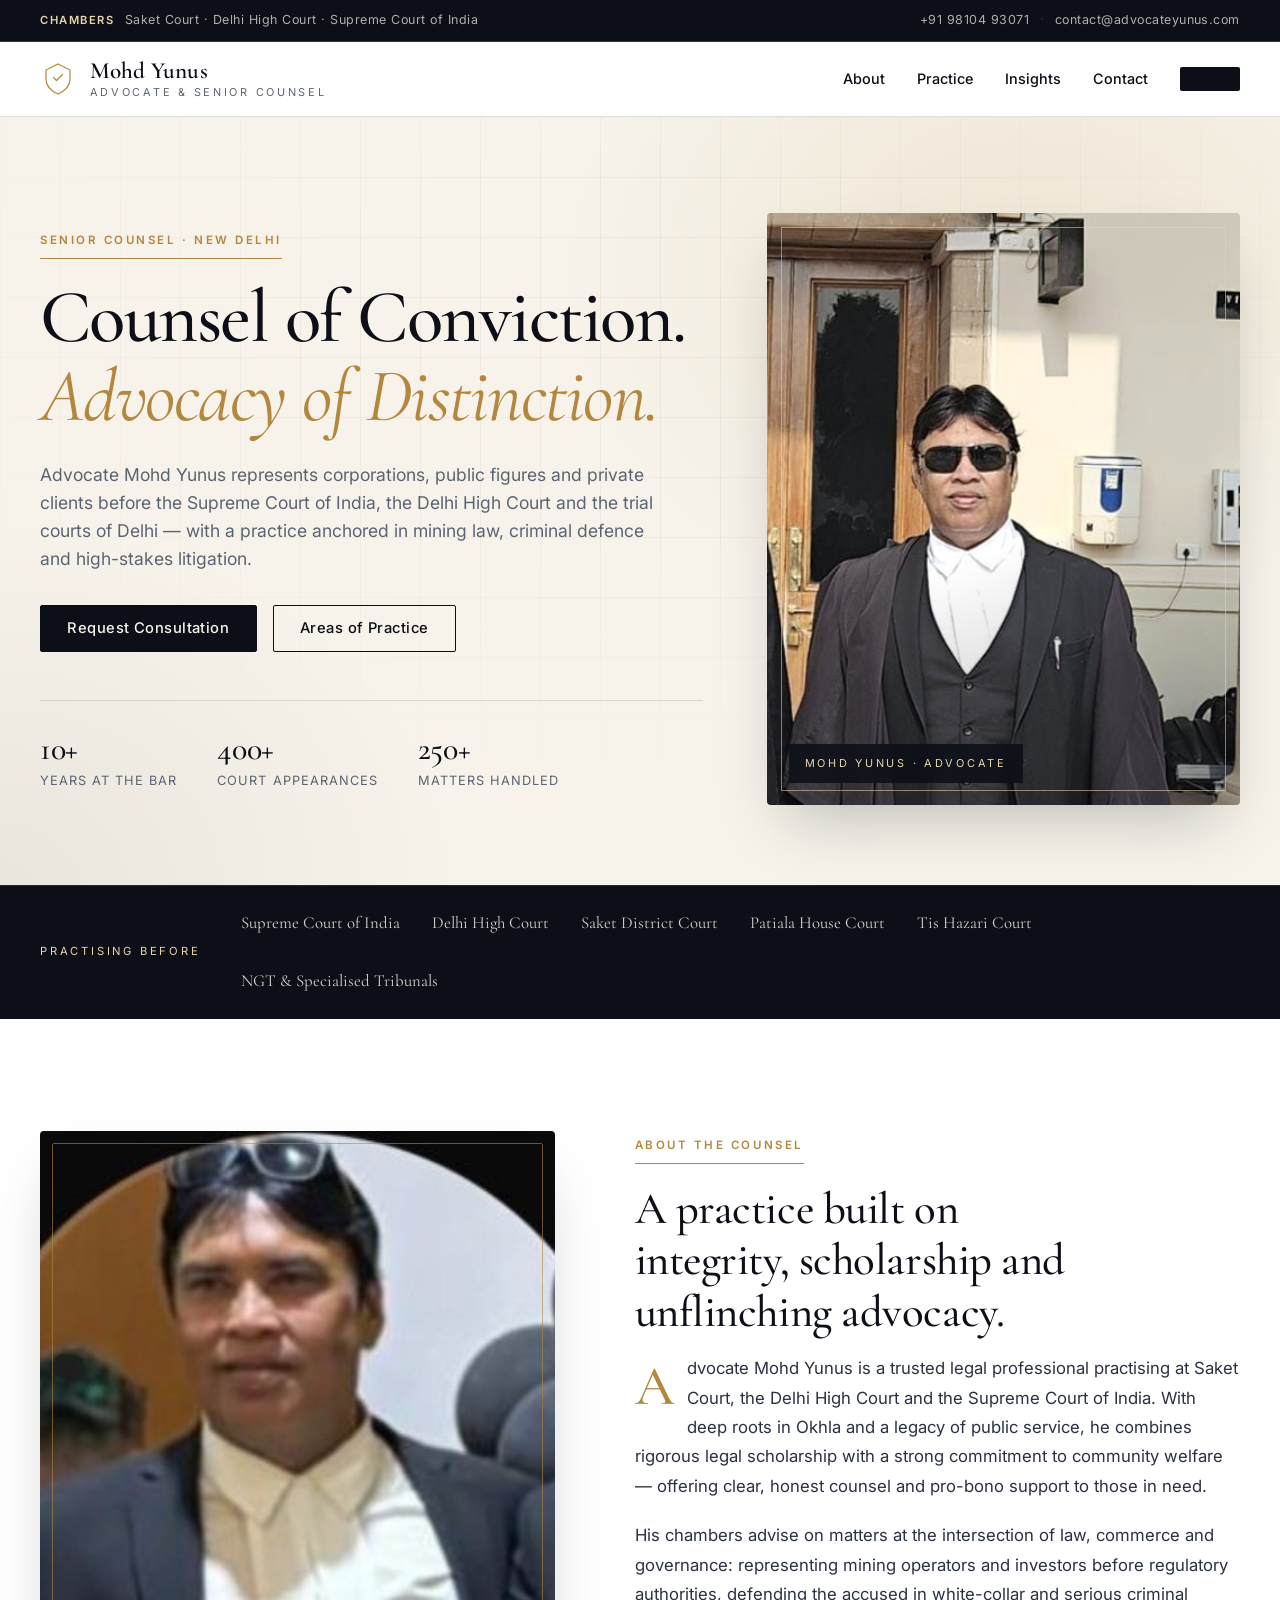
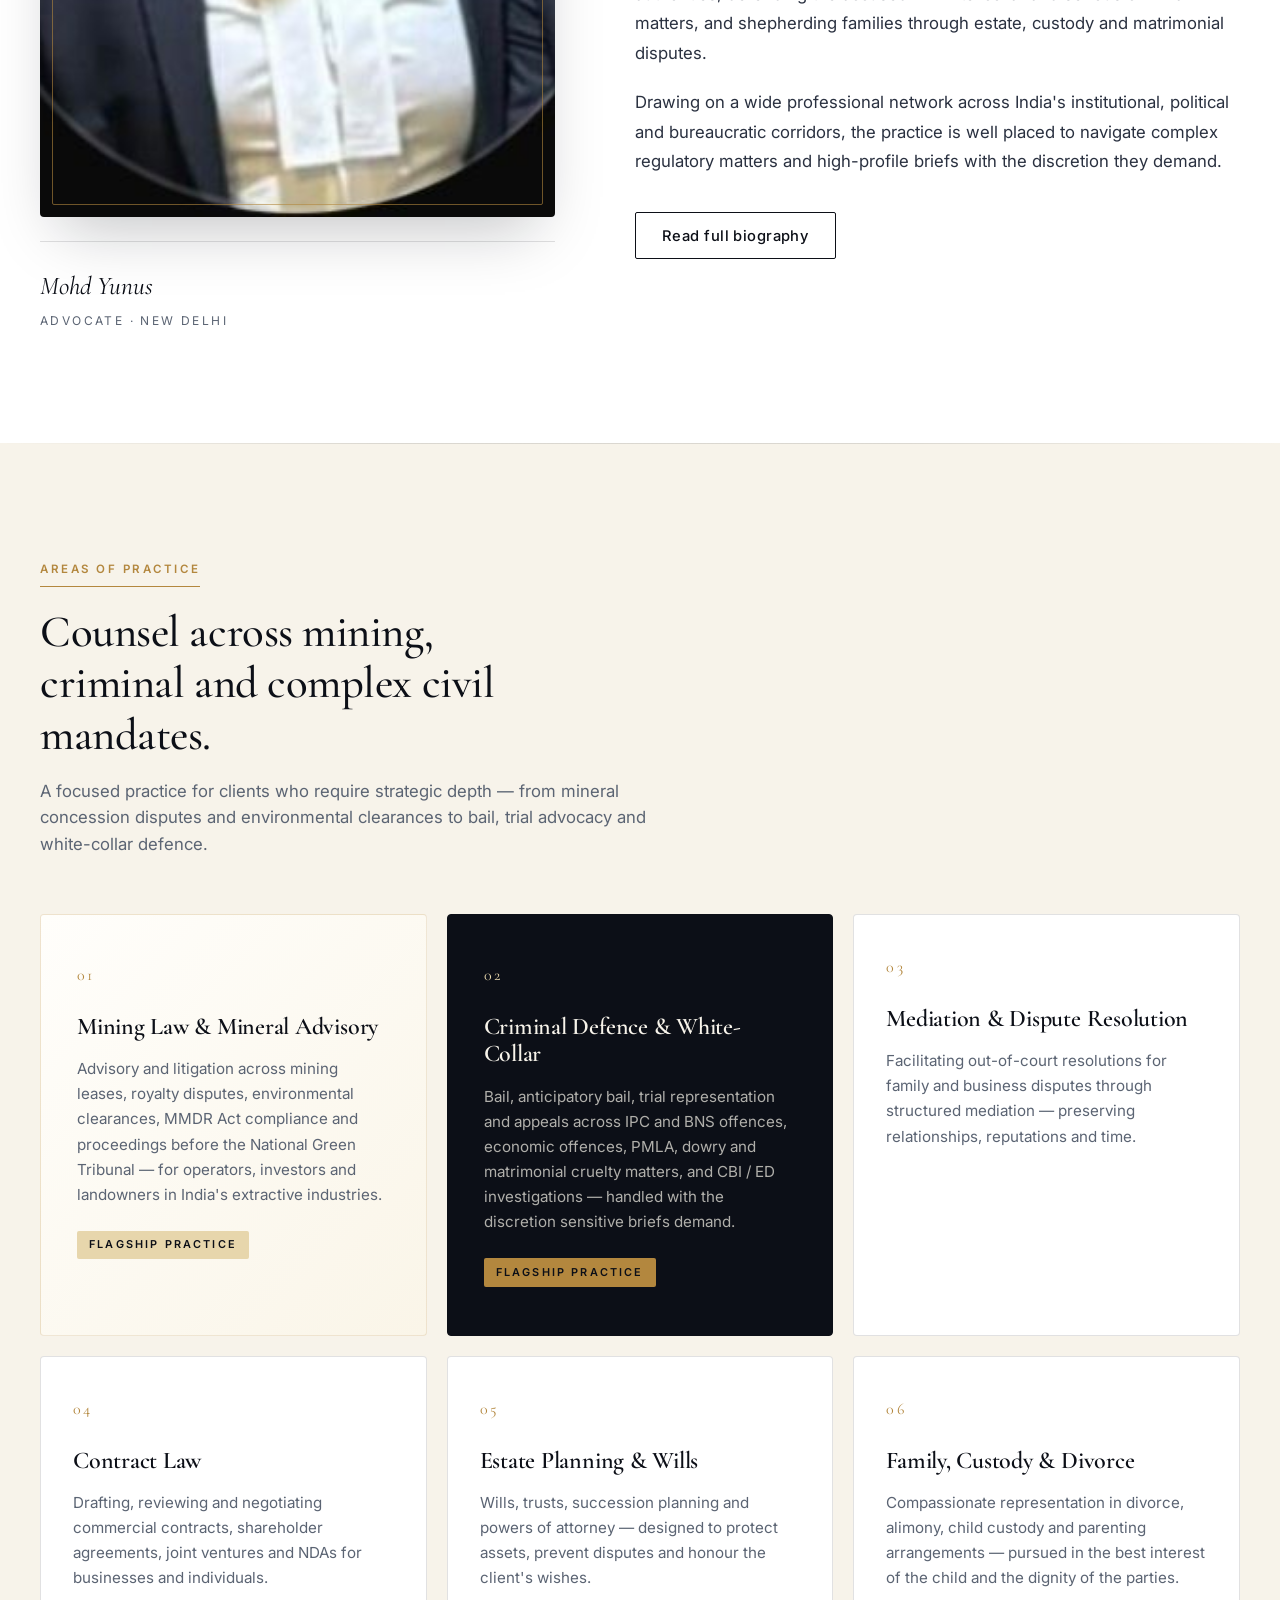
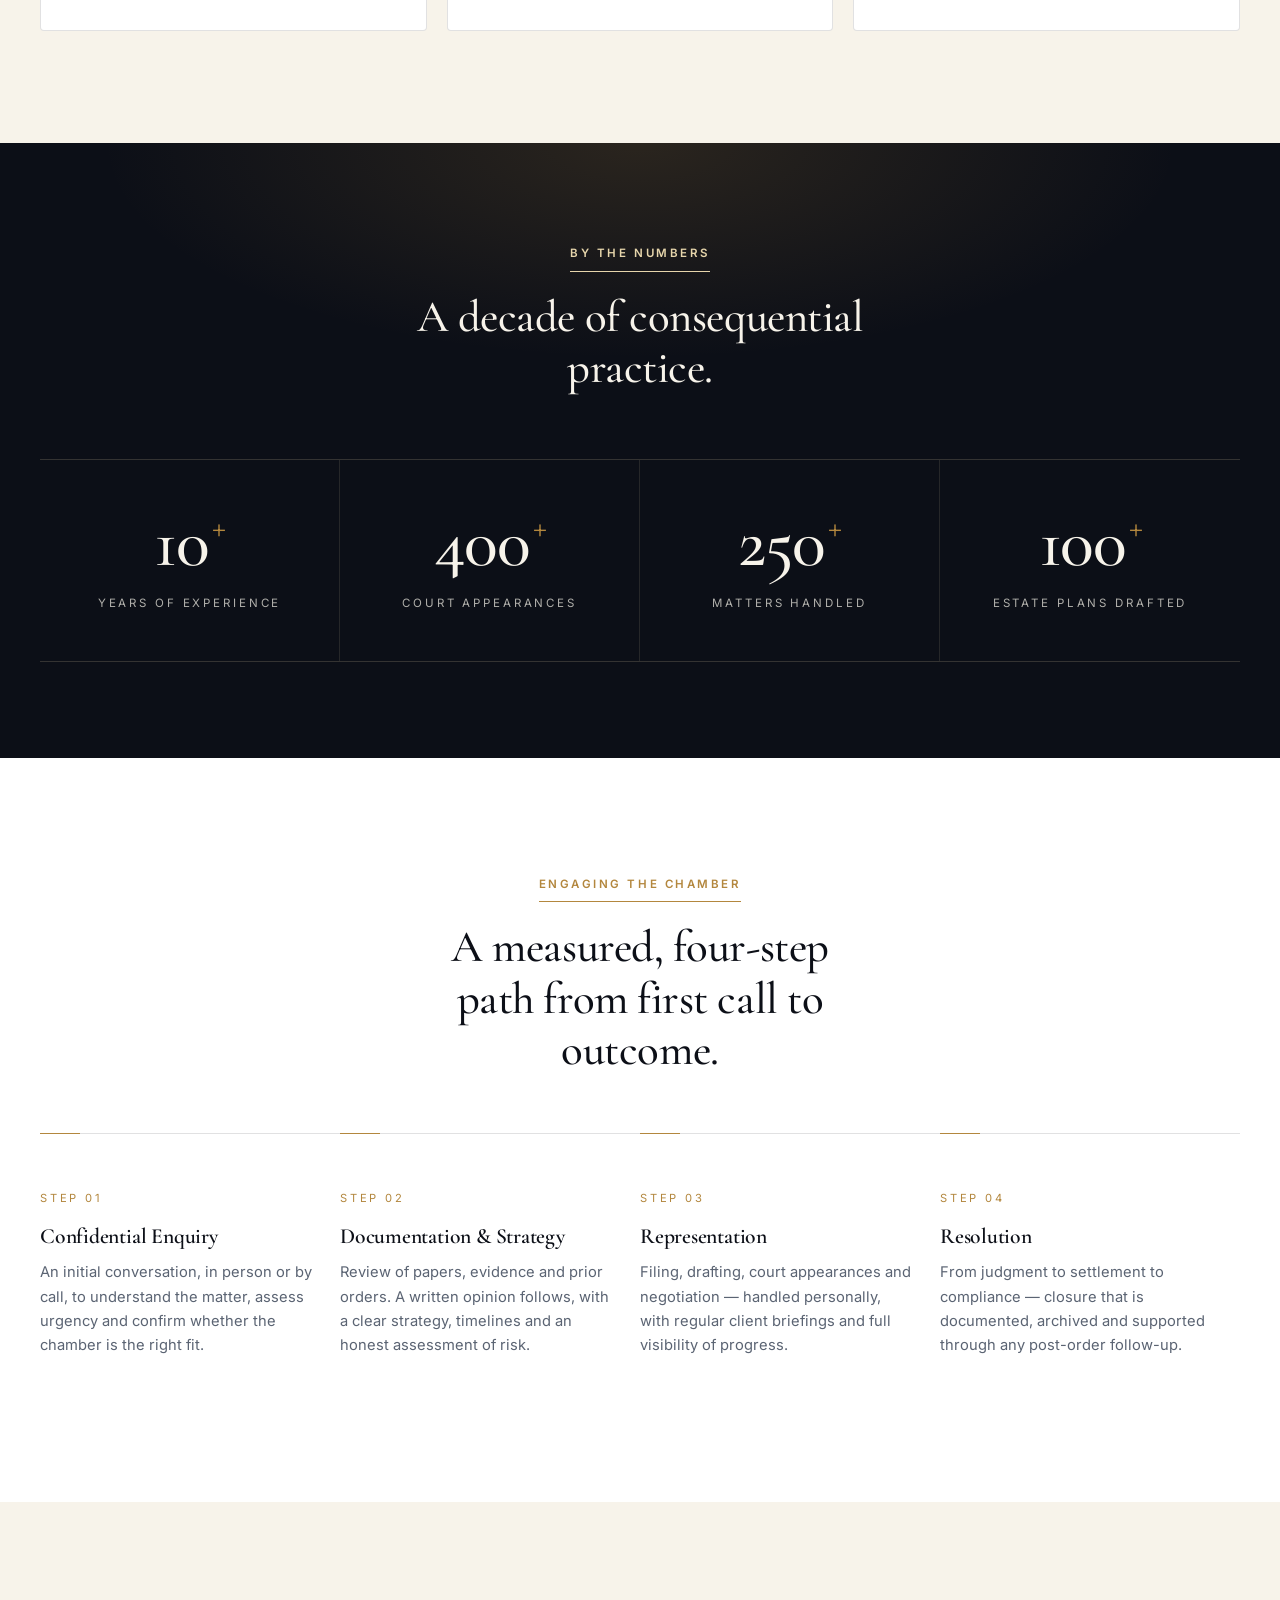
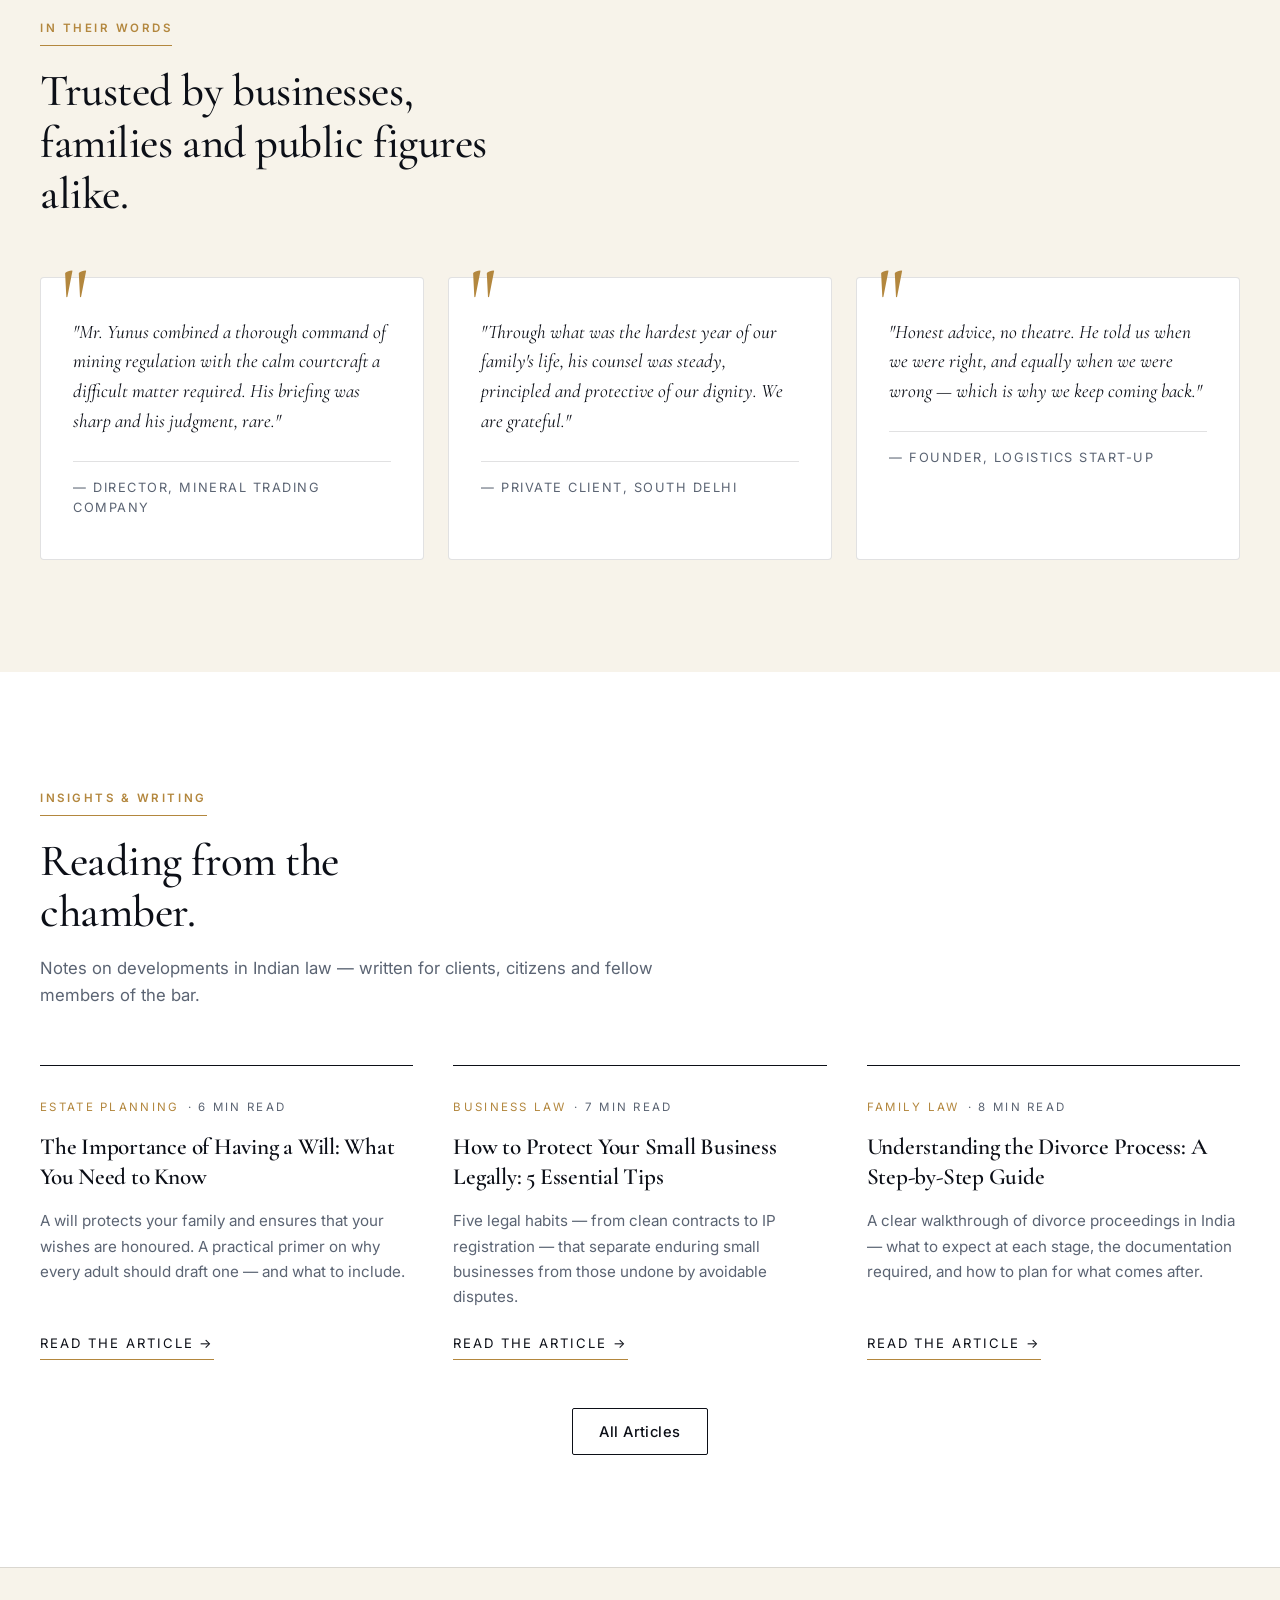
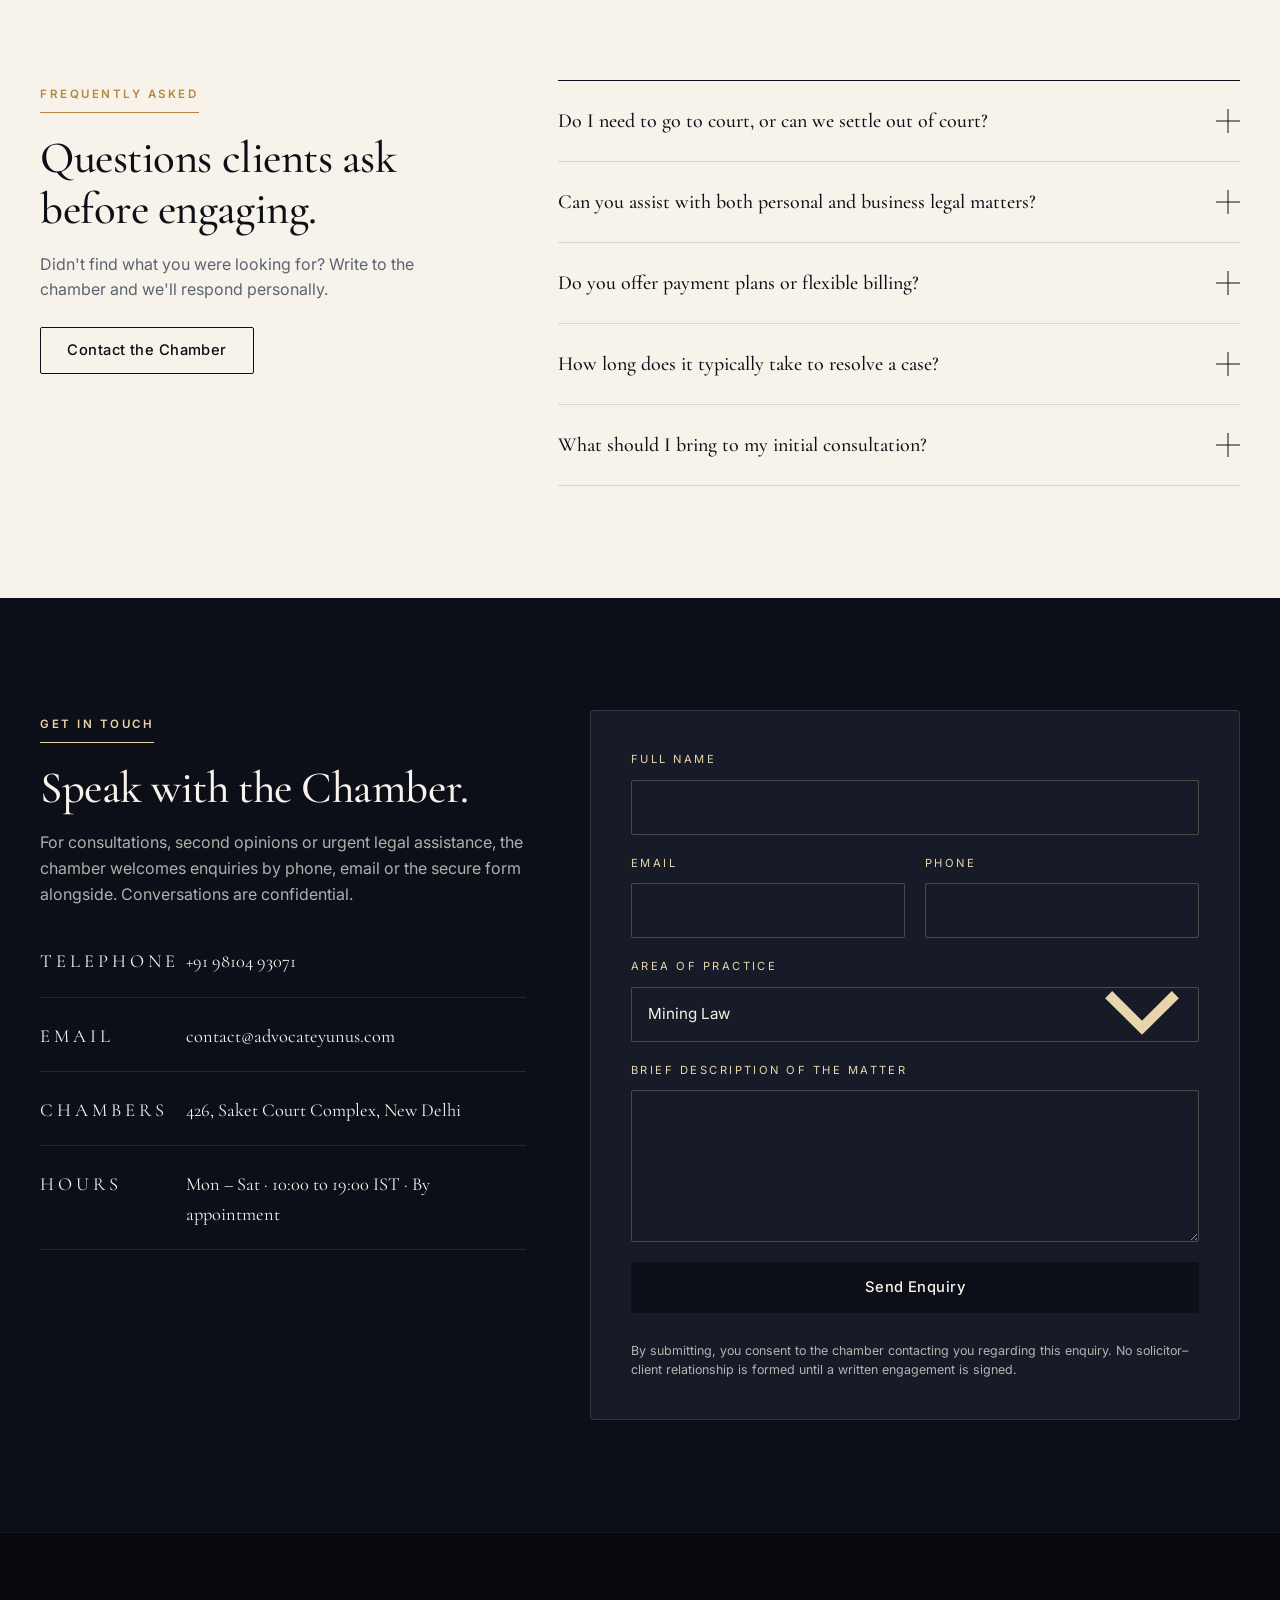
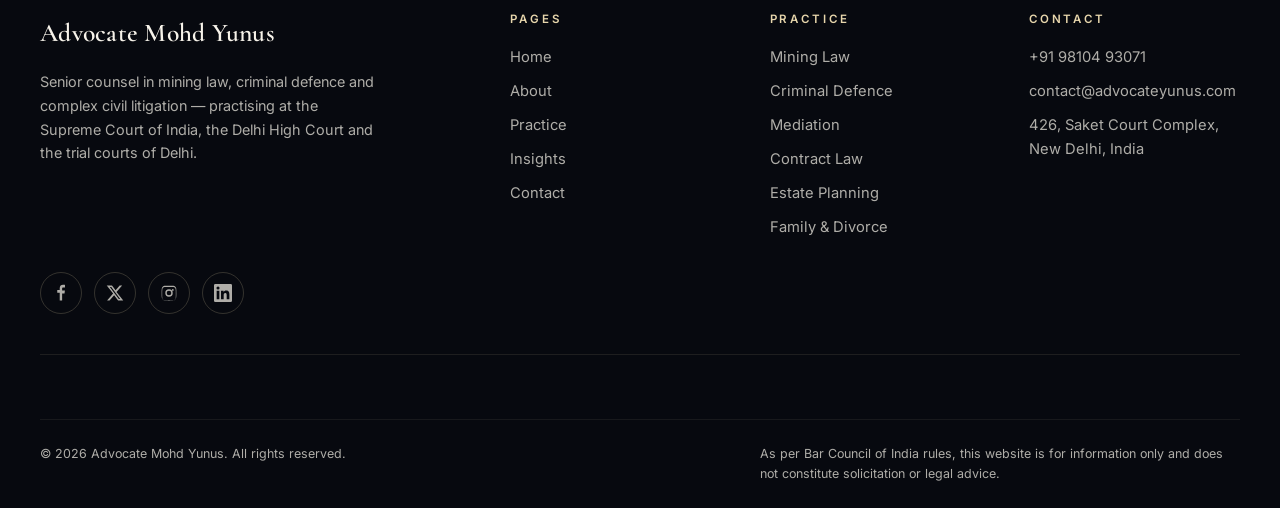
<file: index.html>
<!DOCTYPE html>
<html lang="en">
<head>
    <meta charset="UTF-8">
    <meta name="viewport" content="width=device-width, initial-scale=1.0">
    <title>Advocate Mohd Yunus | Senior Counsel — Mining &amp; Criminal Law, Delhi</title>
    <meta name="description" content="Advocate Mohd Yunus — senior counsel practising at the Supreme Court of India, Delhi High Court and Saket Court. Specialist in mining law, criminal defence, contracts, mediation and estate planning.">
    <meta name="keywords" content="Advocate Mohd Yunus, Mining Lawyer Delhi, Criminal Lawyer Delhi, Supreme Court Advocate, Delhi High Court Lawyer, Saket Court Advocate, Estate Planning, Contract Law, Mediation, Family Law, Best Lawyer Delhi">
    <meta name="author" content="Advocate Mohd Yunus">
    <meta name="robots" content="index, follow, max-image-preview:large, max-snippet:-1, max-video-preview:-1">
    <link rel="canonical" href="https://advocateyunus.com/">

    <link rel="icon" type="image/svg+xml" href="assets/img/favicon.svg">
    <link rel="apple-touch-icon" href="assets/img/favicon.svg">
    <link rel="manifest" href="site.webmanifest">
    <meta name="theme-color" content="#0c0f17">

    <meta property="og:type" content="website">
    <meta property="og:title" content="Advocate Mohd Yunus | Senior Counsel — Mining &amp; Criminal Law, Delhi">
    <meta property="og:description" content="Senior counsel at the Supreme Court of India, Delhi High Court and Saket Court. Mining law, criminal defence and complex litigation.">
    <meta property="og:url" content="https://advocateyunus.com/">
    <meta property="og:image" content="https://advocateyunus.com/assets/img/header/main.jpg">
    <meta property="og:locale" content="en_IN">
    <meta property="og:site_name" content="Advocate Mohd Yunus">

    <meta name="twitter:card" content="summary_large_image">
    <meta name="twitter:title" content="Advocate Mohd Yunus | Senior Counsel — Mining &amp; Criminal Law">
    <meta name="twitter:description" content="Counsel of conviction. Advocacy of distinction. Practising in Delhi's principal courts.">
    <meta name="twitter:image" content="https://advocateyunus.com/assets/img/header/main.jpg">

    <link rel="preconnect" href="https://fonts.googleapis.com">
    <link rel="preconnect" href="https://fonts.gstatic.com" crossorigin>
    <link href="https://fonts.googleapis.com/css2?family=Cormorant+Garamond:wght@400;500;600;700&family=Inter:wght@300;400;500;600;700&display=swap" rel="stylesheet">

    <link rel="stylesheet" href="assets/css/styles.css">

    <script type="application/ld+json">
    {
      "@context": "https://schema.org",
      "@type": "Attorney",
      "name": "Advocate Mohd Yunus",
      "image": "https://advocateyunus.com/assets/img/header/main.jpg",
      "telephone": "+91 9810493071",
      "email": ["contact@advocateyunus.com", "foxlaw77@gmail.com"],
      "url": "https://advocateyunus.com",
      "sameAs": [
        "https://www.facebook.com/yunus.mohd.520",
        "https://x.com/Advocateyunus1",
        "https://www.instagram.com/advocateyunus.delhi/",
        "https://www.linkedin.com/in/m-yunus-advocate-58a69a46/"
      ],
      "areaServed": ["Delhi", "Uttar Pradesh", "Haryana", "Punjab", "India"],
      "address": [
        {
          "@type": "PostalAddress",
          "name": "Chamber",
          "streetAddress": "426, Saket Court Complex",
          "addressLocality": "New Delhi",
          "addressRegion": "Delhi",
          "addressCountry": "IN"
        },
        {
          "@type": "PostalAddress",
          "name": "Office",
          "streetAddress": "E-2, Muradi Road, Batla House, Okhla",
          "addressLocality": "New Delhi",
          "addressRegion": "Delhi",
          "addressCountry": "IN"
        }
      ],
      "knowsAbout": ["Mining Law", "Criminal Law", "Estate Planning", "Contract Law", "Mediation", "Child Custody Law", "Divorce Law"],
      "memberOf": [
        { "@type": "Organization", "name": "Bar Council of Delhi" },
        { "@type": "Organization", "name": "Saket Court Bar Association" },
        { "@type": "Organization", "name": "Indian Islamic Cultural Centre" }
      ]
    }
    </script>
</head>
<body>

<a class="skip-link" href="#main">Skip to main content</a>

<div class="topbar">
    <div class="container topbar__inner">
        <div class="topbar__left">
            <span class="topbar__item"><span class="topbar__label">Chambers</span> Saket Court · Delhi High Court · Supreme Court of India</span>
        </div>
        <div class="topbar__right">
            <a href="tel:+919810493071" class="topbar__item">+91 98104 93071</a>
            <span class="topbar__divider">·</span>
            <a href="mailto:contact@advocateyunus.com" class="topbar__item">contact@advocateyunus.com</a>
        </div>
    </div>
</div>

<header class="nav" id="nav">
    <div class="container nav__inner">
        <a href="/" class="brand">
            <span class="brand__mark" aria-hidden="true">
                <svg viewBox="0 0 48 48" width="36" height="36" fill="none" stroke="currentColor" stroke-width="1.6">
                    <path d="M24 4 L40 12 L40 24 C40 33 33 40 24 44 C15 40 8 33 8 24 L8 12 Z"/>
                    <path d="M18 22 L22 26 L30 18" stroke-linecap="round" stroke-linejoin="round"/>
                </svg>
            </span>
            <span class="brand__text">
                <span class="brand__name">Mohd Yunus</span>
                <span class="brand__sub">Advocate &amp; Senior Counsel</span>
            </span>
        </a>

        <nav class="nav__links" aria-label="Primary">
            <a href="/about/">About</a>
            <a href="/specialisations/">Practice</a>
            <a href="/blog/">Insights</a>
            <a href="/contact/">Contact</a>
            <a href="/contact/" class="btn btn--ghost">Consult</a>
        </nav>

        <button class="nav__toggle" aria-label="Open menu" aria-expanded="false">
            <span></span><span></span><span></span>
        </button>
    </div>
</header>

<main id="main">

<section class="hero" id="top">
    <div class="hero__bg" aria-hidden="true"></div>
    <div class="container hero__inner">
        <div class="hero__content">
            <span class="eyebrow">Senior Counsel · New Delhi</span>
            <h1 class="hero__title">
                Counsel of Conviction.<br>
                <span class="hero__title-italic">Advocacy of Distinction.</span>
            </h1>
            <p class="hero__lede">
                Advocate Mohd Yunus represents corporations, public figures and private clients before the Supreme Court of India, the Delhi High Court and the trial courts of Delhi — with a practice anchored in mining law, criminal defence and high-stakes litigation.
            </p>
            <div class="hero__cta">
                <a href="/contact/" class="btn btn--primary">Request Consultation</a>
                <a href="/specialisations/" class="btn btn--outline">Areas of Practice</a>
            </div>
            <ul class="hero__meta" aria-label="Credentials">
                <li><strong>10+</strong> Years at the Bar</li>
                <li><strong>400+</strong> Court Appearances</li>
                <li><strong>250+</strong> Matters Handled</li>
            </ul>
        </div>
        <div class="hero__portrait">
            <img src="assets/img/header/main.jpg" alt="Advocate Mohd Yunus, Senior Counsel, photographed at the Saket Court Complex, New Delhi" loading="eager" fetchpriority="high" width="421" height="619">
            <span class="hero__portrait-tag">Mohd Yunus · Advocate</span>
        </div>
    </div>
</section>

<section class="trust" aria-label="Courts of practice">
    <div class="container trust__inner">
        <span class="trust__label">Practising before</span>
        <ul class="trust__list">
            <li>Supreme Court of India</li>
            <li>Delhi High Court</li>
            <li>Saket District Court</li>
            <li>Patiala House Court</li>
            <li>Tis Hazari Court</li>
            <li>NGT &amp; Specialised Tribunals</li>
        </ul>
    </div>
</section>

<section class="about" id="about">
    <div class="container about__inner">
        <div class="about__media">
            <div class="about__photo" role="img" aria-label="Advocate Mohd Yunus" style="background: url('assets/img/other/backup.jpg') center/cover no-repeat;"></div>
            <div class="about__signature">
                <span class="about__sig-name">Mohd Yunus</span>
                <span class="about__sig-role">Advocate · New Delhi</span>
            </div>
        </div>
        <div class="about__copy">
            <span class="eyebrow">About the Counsel</span>
            <h2 class="section-title">A practice built on integrity, scholarship and unflinching advocacy.</h2>
            <p>
                Advocate Mohd Yunus is a trusted legal professional practising at Saket Court, the Delhi High Court and the Supreme Court of India. With deep roots in Okhla and a legacy of public service, he combines rigorous legal scholarship with a strong commitment to community welfare — offering clear, honest counsel and pro-bono support to those in need.
            </p>
            <p>
                His chambers advise on matters at the intersection of law, commerce and governance: representing mining operators and investors before regulatory authorities, defending the accused in white-collar and serious criminal matters, and shepherding families through estate, custody and matrimonial disputes.
            </p>
            <p>
                Drawing on a wide professional network across India's institutional, political and bureaucratic corridors, the practice is well placed to navigate complex regulatory matters and high-profile briefs with the discretion they demand.
            </p>
            <a href="/about/" class="btn btn--outline" style="margin-top: 1rem;">Read full biography</a>
        </div>
    </div>
</section>

<section class="practice" id="practice">
    <div class="container">
        <div class="section-head">
            <span class="eyebrow">Areas of Practice</span>
            <h2 class="section-title">Counsel across mining, criminal and complex civil mandates.</h2>
            <p class="section-lede">A focused practice for clients who require strategic depth — from mineral concession disputes and environmental clearances to bail, trial advocacy and white-collar defence.</p>
        </div>

        <div class="practice__grid">
            <a href="/specialisations/mining-laws/" class="card card--feature">
                <span class="card__num">01</span>
                <h3 class="card__title">Mining Law &amp; Mineral Advisory</h3>
                <p class="card__copy">Advisory and litigation across mining leases, royalty disputes, environmental clearances, MMDR Act compliance and proceedings before the National Green Tribunal — for operators, investors and landowners in India's extractive industries.</p>
                <span class="card__tag">Flagship Practice</span>
            </a>

            <a href="/specialisations/criminal-law/" class="card card--feature card--dark">
                <span class="card__num">02</span>
                <h3 class="card__title">Criminal Defence &amp; White-Collar</h3>
                <p class="card__copy">Bail, anticipatory bail, trial representation and appeals across IPC and BNS offences, economic offences, PMLA, dowry and matrimonial cruelty matters, and CBI / ED investigations — handled with the discretion sensitive briefs demand.</p>
                <span class="card__tag">Flagship Practice</span>
            </a>

            <a href="/specialisations/mediation-law/" class="card">
                <span class="card__num">03</span>
                <h3 class="card__title">Mediation &amp; Dispute Resolution</h3>
                <p class="card__copy">Facilitating out-of-court resolutions for family and business disputes through structured mediation — preserving relationships, reputations and time.</p>
            </a>

            <a href="/specialisations/contract-law/" class="card">
                <span class="card__num">04</span>
                <h3 class="card__title">Contract Law</h3>
                <p class="card__copy">Drafting, reviewing and negotiating commercial contracts, shareholder agreements, joint ventures and NDAs for businesses and individuals.</p>
            </a>

            <a href="/specialisations/estate-planning-law/" class="card">
                <span class="card__num">05</span>
                <h3 class="card__title">Estate Planning &amp; Wills</h3>
                <p class="card__copy">Wills, trusts, succession planning and powers of attorney — designed to protect assets, prevent disputes and honour the client's wishes.</p>
            </a>

            <a href="/specialisations/divorce-law/" class="card">
                <span class="card__num">06</span>
                <h3 class="card__title">Family, Custody &amp; Divorce</h3>
                <p class="card__copy">Compassionate representation in divorce, alimony, child custody and parenting arrangements — pursued in the best interest of the child and the dignity of the parties.</p>
            </a>
        </div>
    </div>
</section>

<section class="stats" id="experience">
    <div class="container stats__inner">
        <div class="stats__head section-head--center">
            <span class="eyebrow">By the Numbers</span>
            <h2 class="section-title section-title--light">A decade of consequential practice.</h2>
        </div>
        <ul class="stats__grid">
            <li><span class="stats__num">10<small>+</small></span><span class="stats__label">Years of Experience</span></li>
            <li><span class="stats__num">400<small>+</small></span><span class="stats__label">Court Appearances</span></li>
            <li><span class="stats__num">250<small>+</small></span><span class="stats__label">Matters Handled</span></li>
            <li><span class="stats__num">100<small>+</small></span><span class="stats__label">Estate Plans Drafted</span></li>
        </ul>
    </div>
</section>

<section class="process">
    <div class="container">
        <div class="section-head section-head--center">
            <span class="eyebrow">Engaging the Chamber</span>
            <h2 class="section-title">A measured, four-step path from first call to outcome.</h2>
        </div>
        <ol class="process__list">
            <li>
                <span class="process__step">Step 01</span>
                <h3>Confidential Enquiry</h3>
                <p>An initial conversation, in person or by call, to understand the matter, assess urgency and confirm whether the chamber is the right fit.</p>
            </li>
            <li>
                <span class="process__step">Step 02</span>
                <h3>Documentation &amp; Strategy</h3>
                <p>Review of papers, evidence and prior orders. A written opinion follows, with a clear strategy, timelines and an honest assessment of risk.</p>
            </li>
            <li>
                <span class="process__step">Step 03</span>
                <h3>Representation</h3>
                <p>Filing, drafting, court appearances and negotiation — handled personally, with regular client briefings and full visibility of progress.</p>
            </li>
            <li>
                <span class="process__step">Step 04</span>
                <h3>Resolution</h3>
                <p>From judgment to settlement to compliance — closure that is documented, archived and supported through any post-order follow-up.</p>
            </li>
        </ol>
    </div>
</section>

<section class="testimonials" aria-label="Client testimonials">
    <div class="container">
        <div class="section-head">
            <span class="eyebrow">In Their Words</span>
            <h2 class="section-title">Trusted by businesses, families and public figures alike.</h2>
        </div>
        <div class="testimonials__grid">
            <figure class="quote">
                <blockquote>"Mr. Yunus combined a thorough command of mining regulation with the calm courtcraft a difficult matter required. His briefing was sharp and his judgment, rare."</blockquote>
                <figcaption>— Director, Mineral Trading Company</figcaption>
            </figure>
            <figure class="quote">
                <blockquote>"Through what was the hardest year of our family's life, his counsel was steady, principled and protective of our dignity. We are grateful."</blockquote>
                <figcaption>— Private Client, South Delhi</figcaption>
            </figure>
            <figure class="quote">
                <blockquote>"Honest advice, no theatre. He told us when we were right, and equally when we were wrong — which is why we keep coming back."</blockquote>
                <figcaption>— Founder, Logistics Start-up</figcaption>
            </figure>
        </div>
    </div>
</section>

<section class="insights" id="insights">
    <div class="container">
        <div class="section-head">
            <span class="eyebrow">Insights &amp; Writing</span>
            <h2 class="section-title">Reading from the chamber.</h2>
            <p class="section-lede">Notes on developments in Indian law — written for clients, citizens and fellow members of the bar.</p>
        </div>
        <div class="insights__grid">
            <article class="post">
                <div class="post__meta"><span>Estate Planning</span><span>· 6 min read</span></div>
                <h3><a href="/blog/the-importance-of-having-a-will-what-you-need-to-know/">The Importance of Having a Will: What You Need to Know</a></h3>
                <p>A will protects your family and ensures that your wishes are honoured. A practical primer on why every adult should draft one — and what to include.</p>
                <a class="post__more" href="/blog/the-importance-of-having-a-will-what-you-need-to-know/">Read the article →</a>
            </article>
            <article class="post">
                <div class="post__meta"><span>Business Law</span><span>· 7 min read</span></div>
                <h3><a href="/blog/how-to-protect-your-small-business-legally-5-essential-tips/">How to Protect Your Small Business Legally: 5 Essential Tips</a></h3>
                <p>Five legal habits — from clean contracts to IP registration — that separate enduring small businesses from those undone by avoidable disputes.</p>
                <a class="post__more" href="/blog/how-to-protect-your-small-business-legally-5-essential-tips/">Read the article →</a>
            </article>
            <article class="post">
                <div class="post__meta"><span>Family Law</span><span>· 8 min read</span></div>
                <h3><a href="/blog/understanding-the-divorce-process-a-step-by-step-guide/">Understanding the Divorce Process: A Step-by-Step Guide</a></h3>
                <p>A clear walkthrough of divorce proceedings in India — what to expect at each stage, the documentation required, and how to plan for what comes after.</p>
                <a class="post__more" href="/blog/understanding-the-divorce-process-a-step-by-step-guide/">Read the article →</a>
            </article>
        </div>
        <div style="text-align:center; margin-top: 3rem;">
            <a href="/blog/" class="btn btn--outline">All Articles</a>
        </div>
    </div>
</section>

<section class="faq" id="faq">
    <div class="container faq__inner">
        <div class="faq__head">
            <span class="eyebrow">Frequently Asked</span>
            <h2 class="section-title">Questions clients ask before engaging.</h2>
            <p>Didn't find what you were looking for? Write to the chamber and we'll respond personally.</p>
            <a href="/contact/" class="btn btn--outline">Contact the Chamber</a>
        </div>
        <ul class="faq__list">
            <li class="faq__item">
                <button class="faq__q" aria-expanded="false">
                    <span>Do I need to go to court, or can we settle out of court?</span>
                    <span class="faq__icon" aria-hidden="true"></span>
                </button>
                <div class="faq__a"><p>Many disputes — particularly family, contractual and commercial matters — can be resolved through mediation or negotiated settlement, often more quickly and at lower cost than litigation. The chamber will always set out both options honestly so the client can choose.</p></div>
            </li>
            <li class="faq__item">
                <button class="faq__q" aria-expanded="false">
                    <span>Can you assist with both personal and business legal matters?</span>
                    <span class="faq__icon" aria-hidden="true"></span>
                </button>
                <div class="faq__a"><p>Yes. The practice spans personal matters — wills, custody, divorce — and corporate work including mining advisory, contracts and white-collar defence. Each client brief is treated with the same diligence regardless of size.</p></div>
            </li>
            <li class="faq__item">
                <button class="faq__q" aria-expanded="false">
                    <span>Do you offer payment plans or flexible billing?</span>
                    <span class="faq__icon" aria-hidden="true"></span>
                </button>
                <div class="faq__a"><p>Fees are quoted transparently after the initial consultation. Phased billing, milestone-based fees and pro-bono representation for qualifying matters are all available where appropriate.</p></div>
            </li>
            <li class="faq__item">
                <button class="faq__q" aria-expanded="false">
                    <span>How long does it typically take to resolve a case?</span>
                    <span class="faq__icon" aria-hidden="true"></span>
                </button>
                <div class="faq__a"><p>Timelines vary with the forum and complexity of the matter. The chamber provides a realistic estimate at the outset and updates the client at every stage so there are no surprises.</p></div>
            </li>
            <li class="faq__item">
                <button class="faq__q" aria-expanded="false">
                    <span>What should I bring to my initial consultation?</span>
                    <span class="faq__icon" aria-hidden="true"></span>
                </button>
                <div class="faq__a"><p>Please bring valid identification and any documents relevant to the matter — agreements, notices, FIRs, court orders, correspondence or financial records. Where matters are sensitive, you are welcome to discuss them verbally first.</p></div>
            </li>
        </ul>
    </div>
</section>

<section class="contact" id="contact">
    <div class="container contact__inner">
        <div class="contact__copy">
            <span class="eyebrow">Get in Touch</span>
            <h2 class="section-title">Speak with the Chamber.</h2>
            <p>For consultations, second opinions or urgent legal assistance, the chamber welcomes enquiries by phone, email or the secure form alongside. Conversations are confidential.</p>

            <ul class="contact__list">
                <li>
                    <span class="contact__label">Telephone</span>
                    <a href="tel:+919810493071">+91 98104 93071</a>
                </li>
                <li>
                    <span class="contact__label">Email</span>
                    <a href="mailto:contact@advocateyunus.com">contact@advocateyunus.com</a>
                </li>
                <li>
                    <span class="contact__label">Chambers</span>
                    <span>426, Saket Court Complex, New Delhi</span>
                </li>
                <li>
                    <span class="contact__label">Hours</span>
                    <span>Mon – Sat · 10:00 to 19:00 IST · By appointment</span>
                </li>
            </ul>
        </div>

        <form class="contact__form" id="contactForm" action="https://formsubmit.co/contact@advocateyunus.com" method="POST" novalidate>
            <input type="hidden" name="_subject" value="New enquiry from advocateyunus.com">
            <input type="hidden" name="_template" value="table">
            <input type="hidden" name="_captcha" value="false">
            <input type="hidden" name="_next" value="https://advocateyunus.com/contact/?sent=1">
            <input type="text" name="_honey" style="display:none" tabindex="-1" autocomplete="off">

            <div class="field">
                <label for="cf-name">Full Name</label>
                <input id="cf-name" name="name" type="text" required autocomplete="name">
            </div>
            <div class="field-row">
                <div class="field">
                    <label for="cf-email">Email</label>
                    <input id="cf-email" name="email" type="email" required autocomplete="email">
                </div>
                <div class="field">
                    <label for="cf-phone">Phone</label>
                    <input id="cf-phone" name="phone" type="tel" autocomplete="tel">
                </div>
            </div>
            <div class="field">
                <label for="cf-area">Area of Practice</label>
                <select id="cf-area" name="area">
                    <option>Mining Law</option>
                    <option>Criminal Defence</option>
                    <option>Mediation</option>
                    <option>Contract Law</option>
                    <option>Estate Planning</option>
                    <option>Family / Custody / Divorce</option>
                    <option>Other</option>
                </select>
            </div>
            <div class="field">
                <label for="cf-msg">Brief Description of the Matter</label>
                <textarea id="cf-msg" name="message" rows="5" required></textarea>
            </div>
            <button type="submit" class="btn btn--primary btn--full">Send Enquiry</button>
            <p class="form__note">By submitting, you consent to the chamber contacting you regarding this enquiry. No solicitor–client relationship is formed until a written engagement is signed.</p>
            <p class="form__success" id="formSuccess" hidden>Your enquiry has been received. The chamber will respond within one working day.</p>
            <p class="form__success" id="formError" hidden style="background: rgba(120,30,30,.18); border-color: rgba(180,80,80,.4); color: #f5d2c2;">We could not send your message just now. Please call <a href="tel:+919810493071" style="color:inherit; text-decoration:underline;">+91 98104 93071</a> or email directly.</p>
        </form>
    </div>
</section>

</main>

<footer class="footer">
    <div class="container footer__inner">
        <div class="footer__brand">
            <span class="brand__name">Advocate Mohd Yunus</span>
            <p>Senior counsel in mining law, criminal defence and complex civil litigation — practising at the Supreme Court of India, the Delhi High Court and the trial courts of Delhi.</p>
        </div>
        <div class="footer__col">
            <h4>Pages</h4>
            <ul>
                <li><a href="/">Home</a></li>
                <li><a href="/about/">About</a></li>
                <li><a href="/specialisations/">Practice</a></li>
                <li><a href="/blog/">Insights</a></li>
                <li><a href="/contact/">Contact</a></li>
            </ul>
        </div>
        <div class="footer__col">
            <h4>Practice</h4>
            <ul>
                <li><a href="/specialisations/mining-laws/">Mining Law</a></li>
                <li><a href="/specialisations/criminal-law/">Criminal Defence</a></li>
                <li><a href="/specialisations/mediation-law/">Mediation</a></li>
                <li><a href="/specialisations/contract-law/">Contract Law</a></li>
                <li><a href="/specialisations/estate-planning-law/">Estate Planning</a></li>
                <li><a href="/specialisations/divorce-law/">Family &amp; Divorce</a></li>
            </ul>
        </div>
        <div class="footer__col">
            <h4>Contact</h4>
            <ul>
                <li><a href="tel:+919810493071">+91 98104 93071</a></li>
                <li><a href="mailto:contact@advocateyunus.com">contact@advocateyunus.com</a></li>
                <li>426, Saket Court Complex,<br>New Delhi, India</li>
            </ul>
        </div>
        <div class="footer__social" aria-label="Social media">
            <a href="https://www.facebook.com/yunus.mohd.520" target="_blank" rel="noopener noreferrer" aria-label="Facebook">
                <svg viewBox="0 0 24 24" aria-hidden="true"><path d="M13.5 22V12.5h3.2l.5-3.7h-3.7V6.4c0-1.1.3-1.8 1.8-1.8h2V1.2C17 1.1 15.9 1 14.7 1c-2.6 0-4.4 1.6-4.4 4.5v2.5H7v3.7h3.3V22h3.2z"/></svg>
            </a>
            <a href="https://x.com/Advocateyunus1" target="_blank" rel="noopener noreferrer" aria-label="X (Twitter)">
                <svg viewBox="0 0 24 24" aria-hidden="true"><path d="M18.244 2H21.5l-7.5 8.572L23 22h-6.825l-5.348-6.99L4.7 22H1.444l8.04-9.187L1 2h6.99l4.83 6.388L18.244 2zm-1.18 18h1.825L7.012 4H5.054l12.01 16z"/></svg>
            </a>
            <a href="https://www.instagram.com/advocateyunus.delhi/" target="_blank" rel="noopener noreferrer" aria-label="Instagram">
                <svg viewBox="0 0 24 24" aria-hidden="true"><path d="M12 2.2c3.2 0 3.6 0 4.8.1 1.2.1 1.8.2 2.2.4.6.2 1 .5 1.4.9.4.4.7.9.9 1.4.2.4.4 1 .4 2.2.1 1.2.1 1.6.1 4.8s0 3.6-.1 4.8c-.1 1.2-.2 1.8-.4 2.2-.2.6-.5 1-.9 1.4-.4.4-.9.7-1.4.9-.4.2-1 .4-2.2.4-1.2.1-1.6.1-4.8.1s-3.6 0-4.8-.1c-1.2-.1-1.8-.2-2.2-.4-.6-.2-1-.5-1.4-.9-.4-.4-.7-.9-.9-1.4-.2-.4-.4-1-.4-2.2C2.2 15.6 2.2 15.2 2.2 12s0-3.6.1-4.8c.1-1.2.2-1.8.4-2.2.2-.6.5-1 .9-1.4.4-.4.9-.7 1.4-.9.4-.2 1-.4 2.2-.4C8.4 2.2 8.8 2.2 12 2.2zm0 1.8c-3.2 0-3.5 0-4.7.1-1.1.1-1.7.2-2.1.3-.5.2-.9.4-1.2.7-.4.4-.6.8-.7 1.2-.1.4-.3 1-.3 2.1-.1 1.2-.1 1.5-.1 4.7s0 3.5.1 4.7c.1 1.1.2 1.7.3 2.1.2.5.4.9.7 1.2.4.4.8.6 1.2.7.4.1 1 .3 2.1.3 1.2.1 1.5.1 4.7.1s3.5 0 4.7-.1c1.1-.1 1.7-.2 2.1-.3.5-.2.9-.4 1.2-.7.4-.4.6-.8.7-1.2.1-.4.3-1 .3-2.1.1-1.2.1-1.5.1-4.7s0-3.5-.1-4.7c-.1-1.1-.2-1.7-.3-2.1-.2-.5-.4-.9-.7-1.2-.4-.4-.8-.6-1.2-.7-.4-.1-1-.3-2.1-.3C15.5 4 15.2 4 12 4zm0 3.1A4.9 4.9 0 1 1 12 17a4.9 4.9 0 0 1 0-9.9zm0 1.8a3.1 3.1 0 1 0 0 6.2 3.1 3.1 0 0 0 0-6.2zm5.1-2.1a1.15 1.15 0 1 1 0 2.3 1.15 1.15 0 0 1 0-2.3z"/></svg>
            </a>
            <a href="https://www.linkedin.com/in/m-yunus-advocate-58a69a46/" target="_blank" rel="noopener noreferrer" aria-label="LinkedIn">
                <svg viewBox="0 0 24 24" aria-hidden="true"><path d="M20.45 20.45h-3.55v-5.57c0-1.33-.02-3.04-1.85-3.04-1.86 0-2.14 1.45-2.14 2.95v5.66H9.36V9h3.41v1.56h.05c.48-.91 1.65-1.86 3.39-1.86 3.62 0 4.29 2.39 4.29 5.49v6.26zM5.34 7.43a2.06 2.06 0 1 1 0-4.12 2.06 2.06 0 0 1 0 4.12zM7.12 20.45H3.56V9h3.56v11.45zM22.22 0H1.78A1.76 1.76 0 0 0 0 1.74v20.52A1.76 1.76 0 0 0 1.78 24h20.44A1.77 1.77 0 0 0 24 22.26V1.74A1.77 1.77 0 0 0 22.22 0z"/></svg>
            </a>
        </div>
    </div>
    <div class="container footer__base">
        <span>© <span id="year"></span> Advocate Mohd Yunus. All rights reserved.</span>
        <span class="footer__disclaimer">As per Bar Council of India rules, this website is for information only and does not constitute solicitation or legal advice.</span>
    </div>
</footer>

<script src="assets/js/main.js" defer></script>
</body>
</html>
</file>
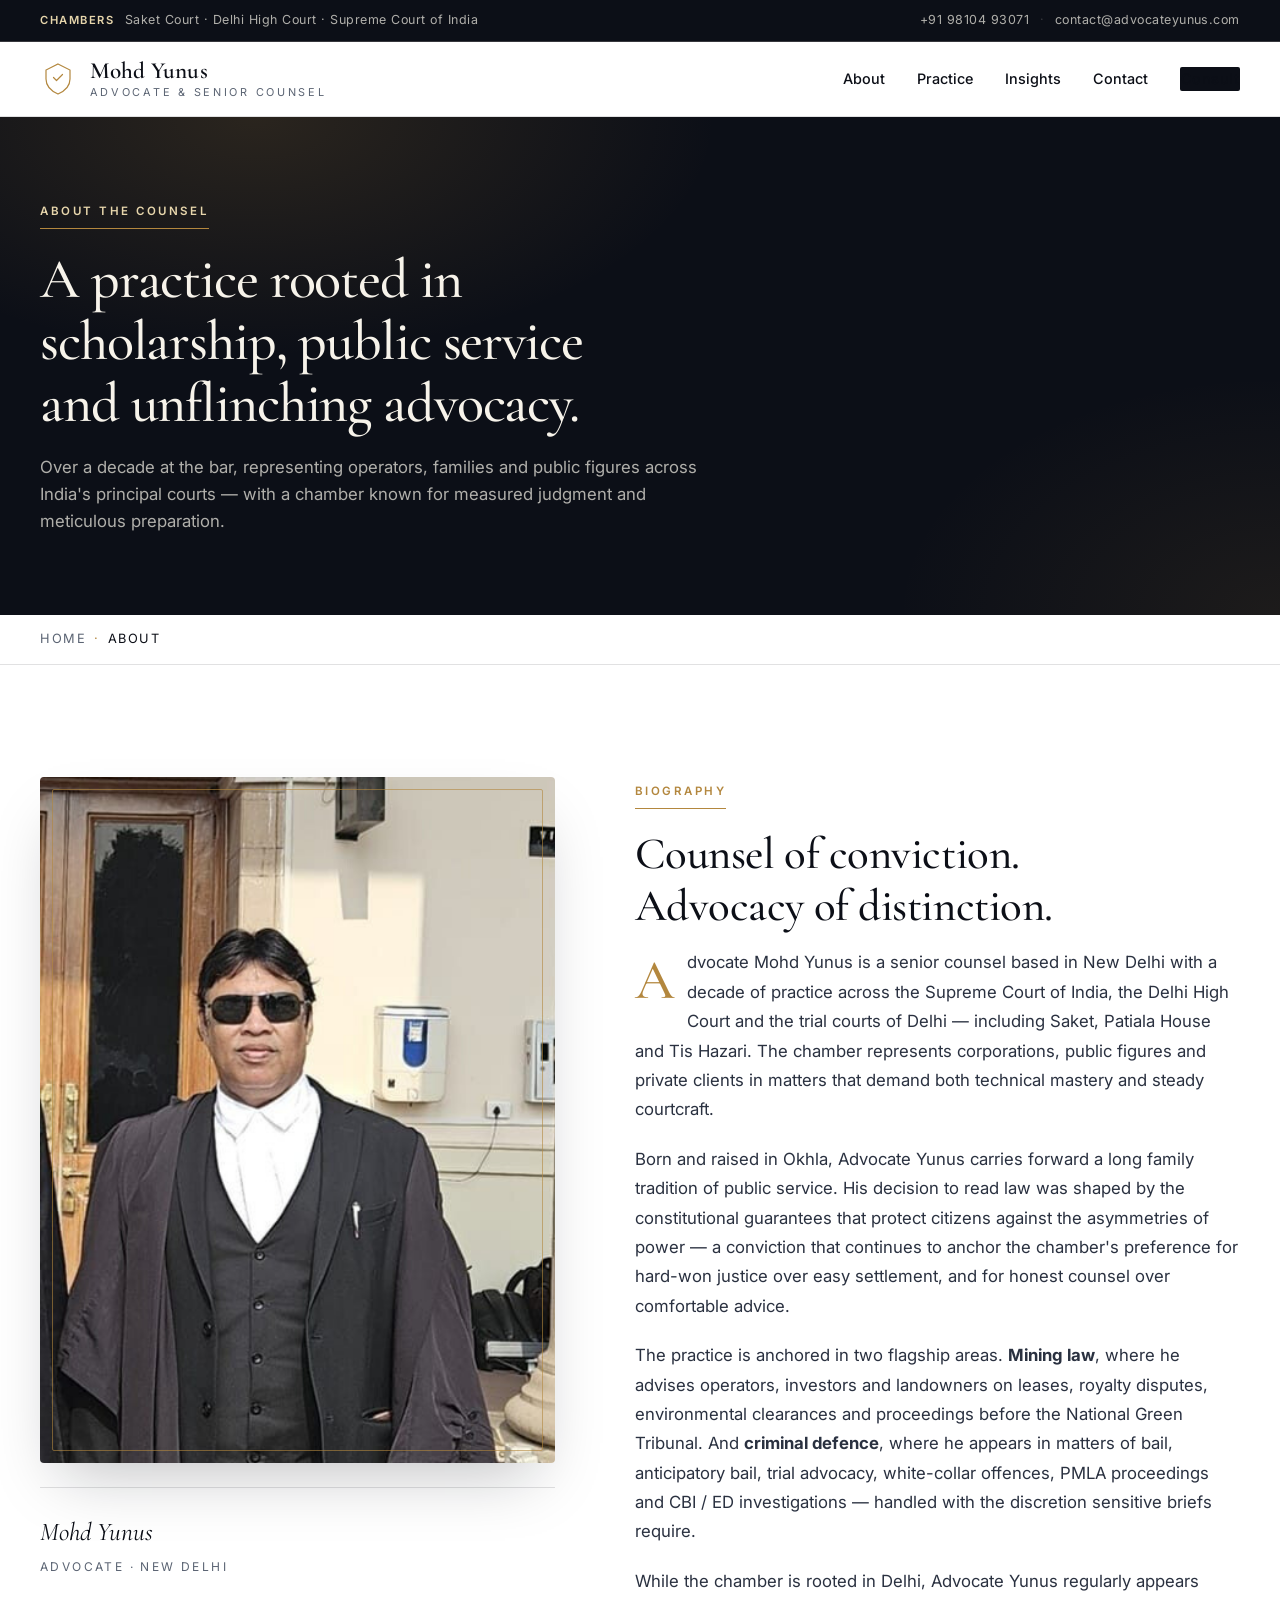
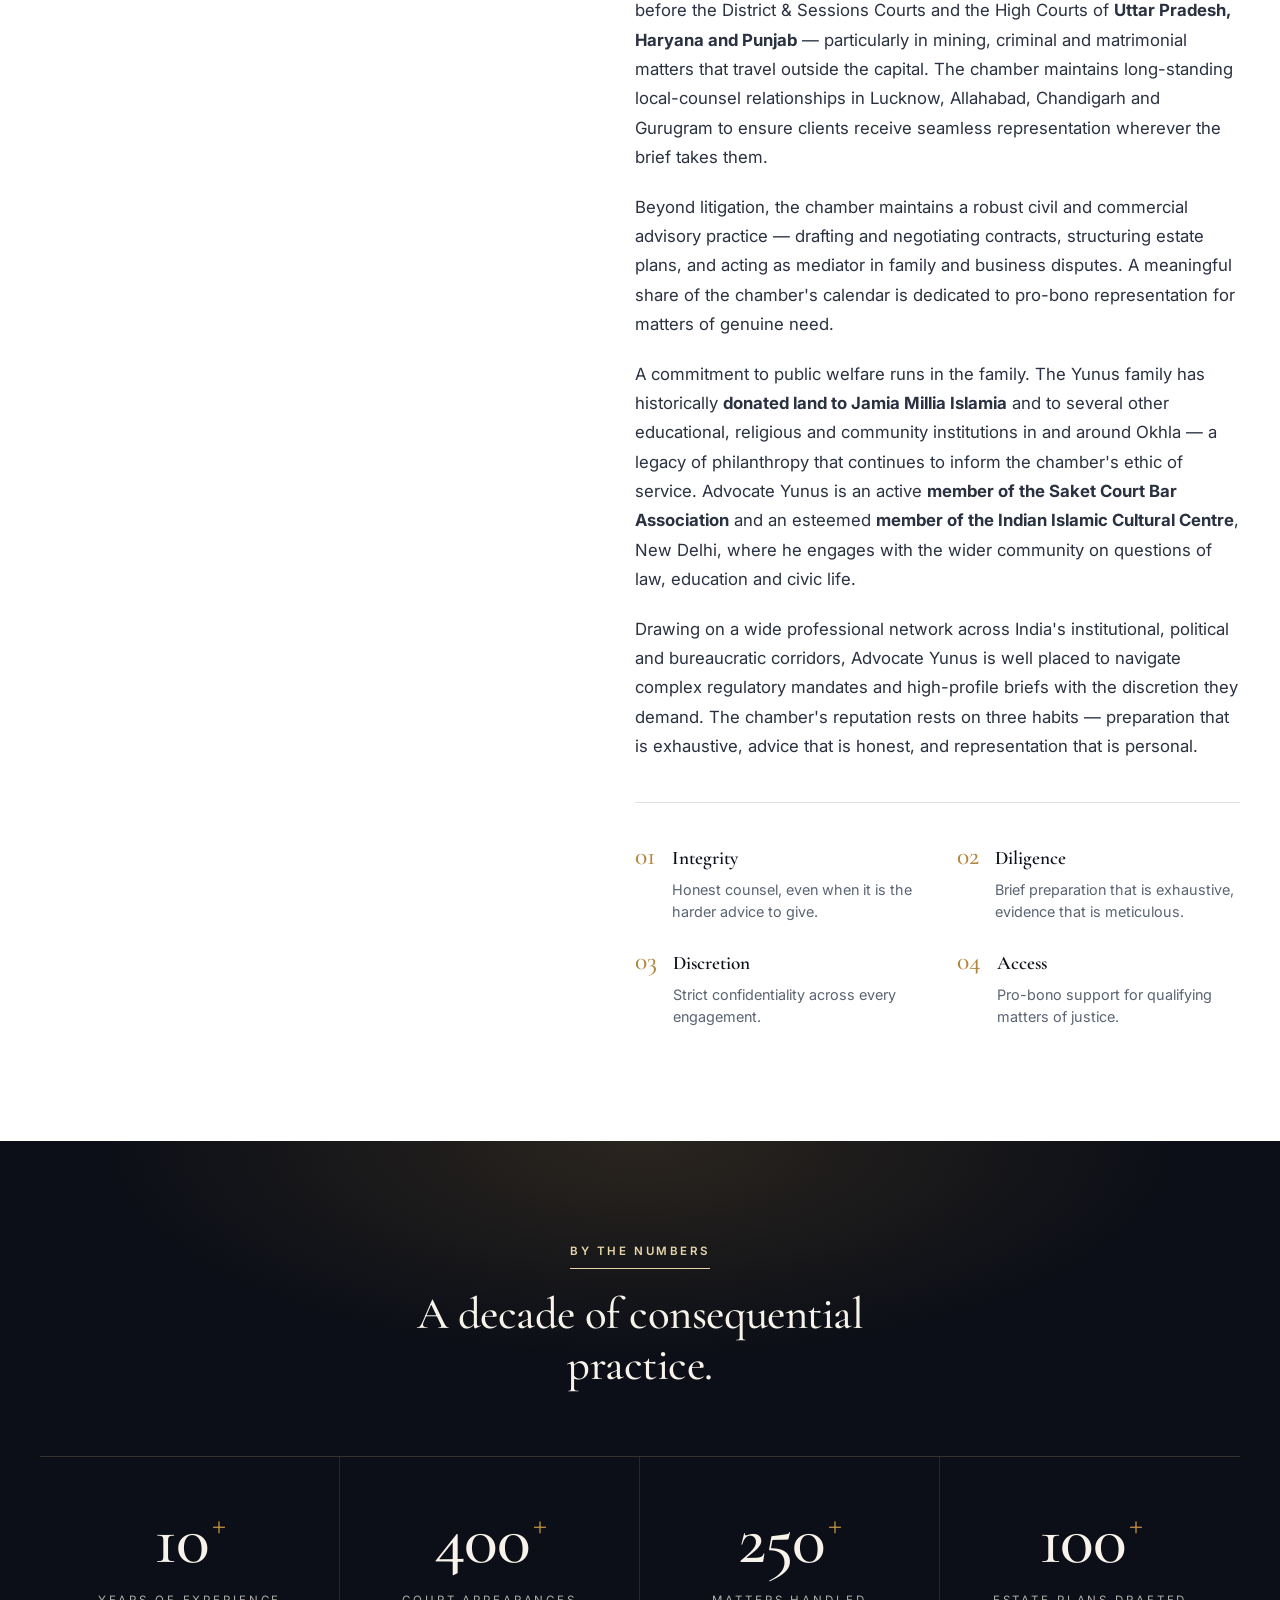
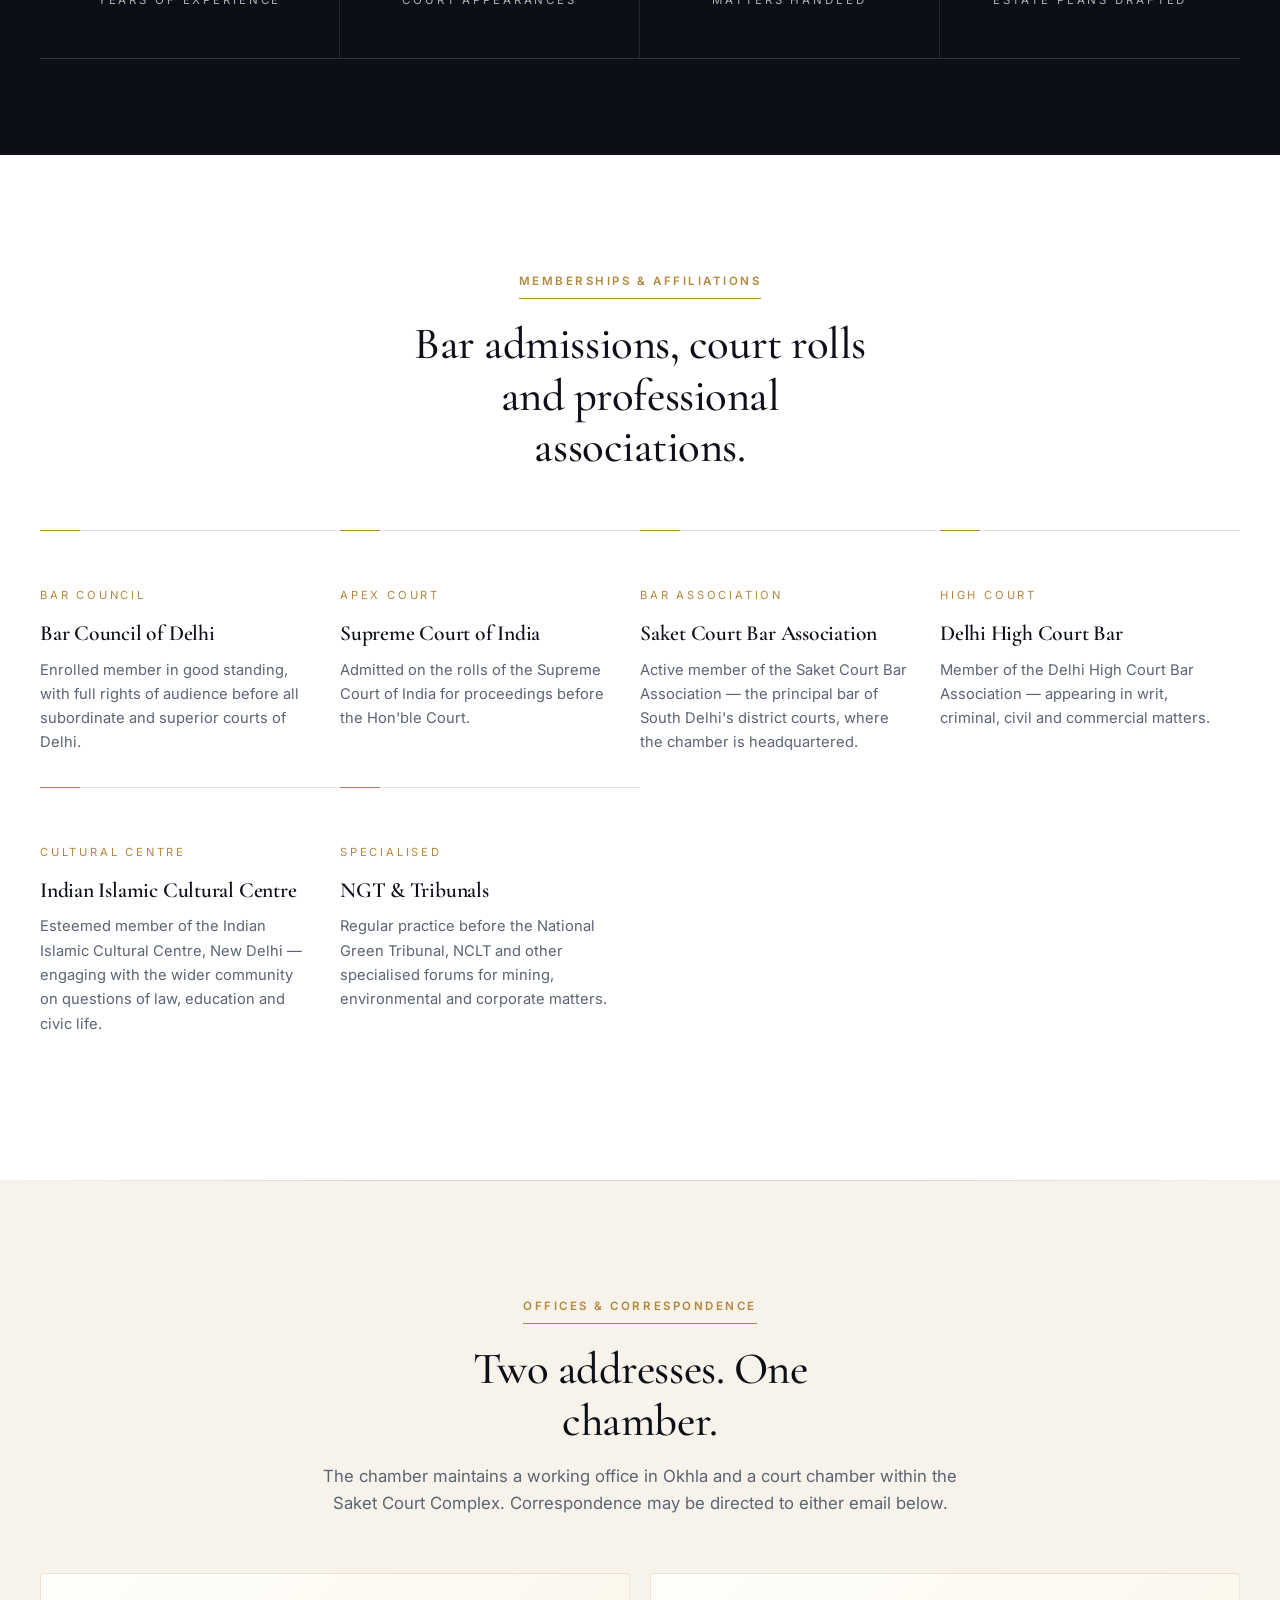
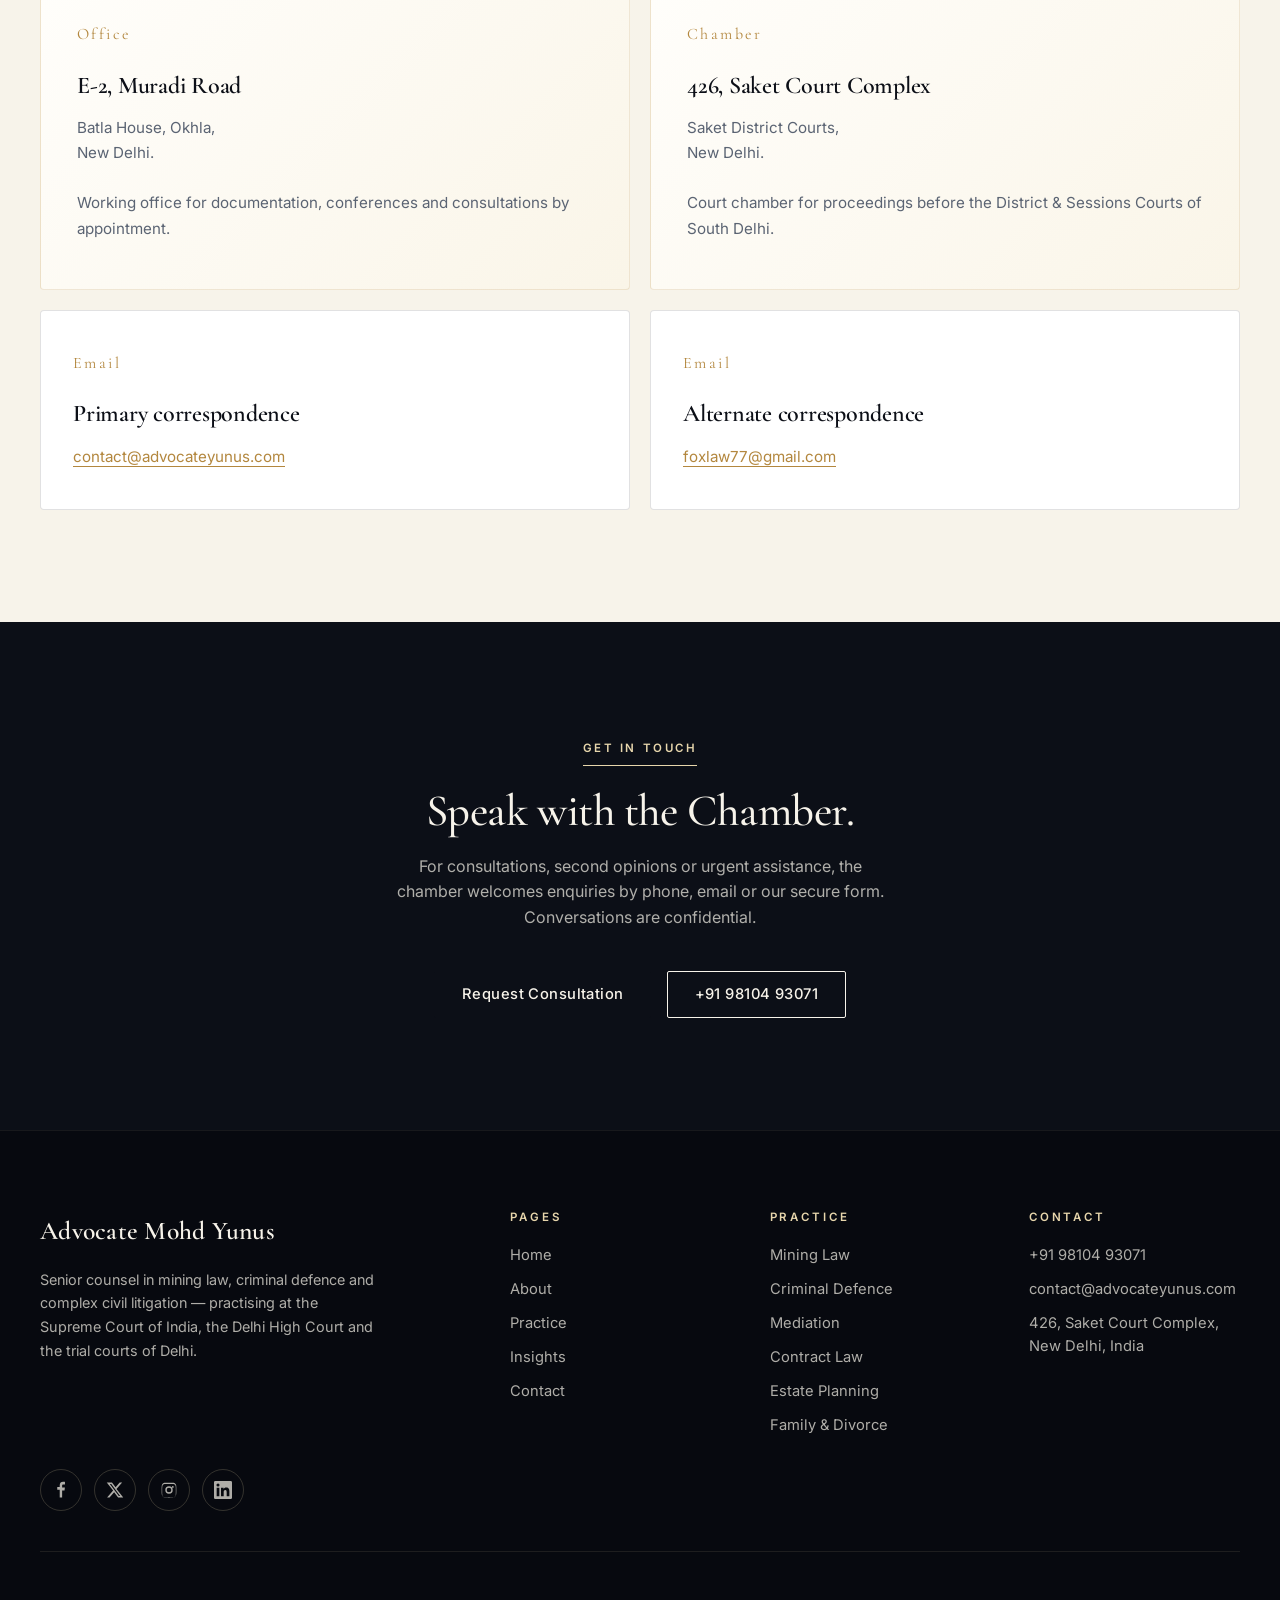
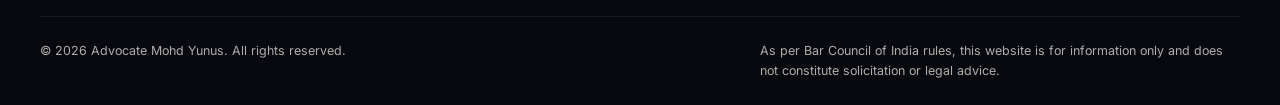
<file: about/index.html>
<!DOCTYPE html>
<html lang="en">
<head>
    <meta charset="UTF-8">
    <meta name="viewport" content="width=device-width, initial-scale=1.0">
    <title>About Advocate Mohd Yunus | Senior Counsel, New Delhi</title>
    <meta name="description" content="Advocate Mohd Yunus — over a decade at the bar with a practice spanning mining law, criminal defence, mediation and estate planning. Practising before the Supreme Court of India, the Delhi High Court and the trial courts of Delhi.">
    <meta name="keywords" content="About Advocate Mohd Yunus, Senior Lawyer Delhi, Mining Law Counsel, Criminal Defence Delhi, Supreme Court Advocate, Okhla Lawyer">
    <meta name="author" content="Advocate Mohd Yunus">
    <meta name="robots" content="index, follow, max-image-preview:large">
    <link rel="canonical" href="https://advocateyunus.com/about/">

    <link rel="icon" type="image/svg+xml" href="/assets/img/favicon.svg">
    <link rel="apple-touch-icon" href="/assets/img/favicon.svg">
    <link rel="manifest" href="/site.webmanifest">
    <meta name="theme-color" content="#0c0f17">

    <meta property="og:type" content="profile">
    <meta property="og:title" content="About Advocate Mohd Yunus | Senior Counsel">
    <meta property="og:description" content="Over a decade at the bar — practising in Delhi's principal courts.">
    <meta property="og:url" content="https://advocateyunus.com/about/">
    <meta property="og:image" content="https://advocateyunus.com/assets/img/header/main.jpg">

    <link rel="preconnect" href="https://fonts.googleapis.com">
    <link rel="preconnect" href="https://fonts.gstatic.com" crossorigin>
    <link href="https://fonts.googleapis.com/css2?family=Cormorant+Garamond:wght@400;500;600;700&family=Inter:wght@300;400;500;600;700&display=swap" rel="stylesheet">

    <link rel="stylesheet" href="/assets/css/styles.css">
</head>
<body>

<a class="skip-link" href="#main">Skip to main content</a>

<div class="topbar">
    <div class="container topbar__inner">
        <div class="topbar__left">
            <span class="topbar__item"><span class="topbar__label">Chambers</span> Saket Court · Delhi High Court · Supreme Court of India</span>
        </div>
        <div class="topbar__right">
            <a href="tel:+919810493071" class="topbar__item">+91 98104 93071</a>
            <span class="topbar__divider">·</span>
            <a href="mailto:contact@advocateyunus.com" class="topbar__item">contact@advocateyunus.com</a>
        </div>
    </div>
</div>

<header class="nav" id="nav">
    <div class="container nav__inner">
        <a href="/" class="brand">
            <span class="brand__mark" aria-hidden="true">
                <svg viewBox="0 0 48 48" width="36" height="36" fill="none" stroke="currentColor" stroke-width="1.6">
                    <path d="M24 4 L40 12 L40 24 C40 33 33 40 24 44 C15 40 8 33 8 24 L8 12 Z"/>
                    <path d="M18 22 L22 26 L30 18" stroke-linecap="round" stroke-linejoin="round"/>
                </svg>
            </span>
            <span class="brand__text">
                <span class="brand__name">Mohd Yunus</span>
                <span class="brand__sub">Advocate &amp; Senior Counsel</span>
            </span>
        </a>
        <nav class="nav__links" aria-label="Primary">
            <a href="/about/">About</a>
            <a href="/specialisations/">Practice</a>
            <a href="/blog/">Insights</a>
            <a href="/contact/">Contact</a>
            <a href="/contact/" class="btn btn--ghost">Consult</a>
        </nav>
        <button class="nav__toggle" aria-label="Open menu" aria-expanded="false">
            <span></span><span></span><span></span>
        </button>
    </div>
</header>

<main id="main">

<section class="page-header">
    <div class="container page-header__inner">
        <span class="eyebrow">About the Counsel</span>
        <h1>A practice rooted in scholarship, public service and unflinching advocacy.</h1>
        <p>Over a decade at the bar, representing operators, families and public figures across India's principal courts — with a chamber known for measured judgment and meticulous preparation.</p>
    </div>
</section>

<nav class="breadcrumb" aria-label="Breadcrumb">
    <div class="container">
        <ol>
            <li><a href="/">Home</a></li>
            <li aria-current="page">About</li>
        </ol>
    </div>
</nav>

<section class="about">
    <div class="container about__inner">
        <div class="about__media">
            <div class="about__photo" style="background: url('/assets/img/header/main.jpg') center/cover no-repeat;" aria-label="Portrait of Advocate Mohd Yunus"></div>
            <div class="about__signature">
                <span class="about__sig-name">Mohd Yunus</span>
                <span class="about__sig-role">Advocate · New Delhi</span>
            </div>
        </div>
        <div class="about__copy">
            <span class="eyebrow">Biography</span>
            <h2 class="section-title">Counsel of conviction. Advocacy of distinction.</h2>
            <p>
                Advocate Mohd Yunus is a senior counsel based in New Delhi with a decade of practice across the Supreme Court of India, the Delhi High Court and the trial courts of Delhi — including Saket, Patiala House and Tis Hazari. The chamber represents corporations, public figures and private clients in matters that demand both technical mastery and steady courtcraft.
            </p>
            <p>
                Born and raised in Okhla, Advocate Yunus carries forward a long family tradition of public service. His decision to read law was shaped by the constitutional guarantees that protect citizens against the asymmetries of power — a conviction that continues to anchor the chamber's preference for hard-won justice over easy settlement, and for honest counsel over comfortable advice.
            </p>
            <p>
                The practice is anchored in two flagship areas. <strong>Mining law</strong>, where he advises operators, investors and landowners on leases, royalty disputes, environmental clearances and proceedings before the National Green Tribunal. And <strong>criminal defence</strong>, where he appears in matters of bail, anticipatory bail, trial advocacy, white-collar offences, PMLA proceedings and CBI / ED investigations — handled with the discretion sensitive briefs require.
            </p>
            <p>
                While the chamber is rooted in Delhi, Advocate Yunus regularly appears before the District &amp; Sessions Courts and the High Courts of <strong>Uttar Pradesh, Haryana and Punjab</strong> — particularly in mining, criminal and matrimonial matters that travel outside the capital. The chamber maintains long-standing local-counsel relationships in Lucknow, Allahabad, Chandigarh and Gurugram to ensure clients receive seamless representation wherever the brief takes them.
            </p>
            <p>
                Beyond litigation, the chamber maintains a robust civil and commercial advisory practice — drafting and negotiating contracts, structuring estate plans, and acting as mediator in family and business disputes. A meaningful share of the chamber's calendar is dedicated to pro-bono representation for matters of genuine need.
            </p>
            <p>
                A commitment to public welfare runs in the family. The Yunus family has historically <strong>donated land to Jamia Millia Islamia</strong> and to several other educational, religious and community institutions in and around Okhla — a legacy of philanthropy that continues to inform the chamber's ethic of service. Advocate Yunus is an active <strong>member of the Saket Court Bar Association</strong> and an esteemed <strong>member of the Indian Islamic Cultural Centre</strong>, New Delhi, where he engages with the wider community on questions of law, education and civic life.
            </p>
            <p>
                Drawing on a wide professional network across India's institutional, political and bureaucratic corridors, Advocate Yunus is well placed to navigate complex regulatory mandates and high-profile briefs with the discretion they demand. The chamber's reputation rests on three habits — preparation that is exhaustive, advice that is honest, and representation that is personal.
            </p>

            <ul class="about__values">
                <li><span>01</span><strong>Integrity</strong><em>Honest counsel, even when it is the harder advice to give.</em></li>
                <li><span>02</span><strong>Diligence</strong><em>Brief preparation that is exhaustive, evidence that is meticulous.</em></li>
                <li><span>03</span><strong>Discretion</strong><em>Strict confidentiality across every engagement.</em></li>
                <li><span>04</span><strong>Access</strong><em>Pro-bono support for qualifying matters of justice.</em></li>
            </ul>
        </div>
    </div>
</section>

<section class="stats">
    <div class="container stats__inner">
        <div class="stats__head section-head--center">
            <span class="eyebrow">By the Numbers</span>
            <h2 class="section-title section-title--light">A decade of consequential practice.</h2>
        </div>
        <ul class="stats__grid">
            <li><span class="stats__num">10<small>+</small></span><span class="stats__label">Years of Experience</span></li>
            <li><span class="stats__num">400<small>+</small></span><span class="stats__label">Court Appearances</span></li>
            <li><span class="stats__num">250<small>+</small></span><span class="stats__label">Matters Handled</span></li>
            <li><span class="stats__num">100<small>+</small></span><span class="stats__label">Estate Plans Drafted</span></li>
        </ul>
    </div>
</section>

<section class="process">
    <div class="container">
        <div class="section-head section-head--center">
            <span class="eyebrow">Memberships &amp; Affiliations</span>
            <h2 class="section-title">Bar admissions, court rolls and professional associations.</h2>
        </div>
        <ol class="process__list">
            <li>
                <span class="process__step">Bar Council</span>
                <h3>Bar Council of Delhi</h3>
                <p>Enrolled member in good standing, with full rights of audience before all subordinate and superior courts of Delhi.</p>
            </li>
            <li>
                <span class="process__step">Apex Court</span>
                <h3>Supreme Court of India</h3>
                <p>Admitted on the rolls of the Supreme Court of India for proceedings before the Hon'ble Court.</p>
            </li>
            <li>
                <span class="process__step">Bar Association</span>
                <h3>Saket Court Bar Association</h3>
                <p>Active member of the Saket Court Bar Association — the principal bar of South Delhi's district courts, where the chamber is headquartered.</p>
            </li>
            <li>
                <span class="process__step">High Court</span>
                <h3>Delhi High Court Bar</h3>
                <p>Member of the Delhi High Court Bar Association — appearing in writ, criminal, civil and commercial matters.</p>
            </li>
            <li>
                <span class="process__step">Cultural Centre</span>
                <h3>Indian Islamic Cultural Centre</h3>
                <p>Esteemed member of the Indian Islamic Cultural Centre, New Delhi — engaging with the wider community on questions of law, education and civic life.</p>
            </li>
            <li>
                <span class="process__step">Specialised</span>
                <h3>NGT &amp; Tribunals</h3>
                <p>Regular practice before the National Green Tribunal, NCLT and other specialised forums for mining, environmental and corporate matters.</p>
            </li>
        </ol>
    </div>
</section>

<section class="practice">
    <div class="container">
        <div class="section-head section-head--center">
            <span class="eyebrow">Offices &amp; Correspondence</span>
            <h2 class="section-title">Two addresses. One chamber.</h2>
            <p class="section-lede" style="margin-inline: auto;">The chamber maintains a working office in Okhla and a court chamber within the Saket Court Complex. Correspondence may be directed to either email below.</p>
        </div>
        <div class="practice__grid practice__grid--two-col">
            <article class="card card--feature">
                <span class="card__num">Office</span>
                <h3 class="card__title">E-2, Muradi Road</h3>
                <p class="card__copy">Batla House, Okhla,<br>New Delhi.<br><br>Working office for documentation, conferences and consultations by appointment.</p>
            </article>
            <article class="card card--feature">
                <span class="card__num">Chamber</span>
                <h3 class="card__title">426, Saket Court Complex</h3>
                <p class="card__copy">Saket District Courts,<br>New Delhi.<br><br>Court chamber for proceedings before the District &amp; Sessions Courts of South Delhi.</p>
            </article>
            <article class="card">
                <span class="card__num">Email</span>
                <h3 class="card__title">Primary correspondence</h3>
                <p class="card__copy"><a href="mailto:contact@advocateyunus.com" style="color: var(--gold); border-bottom: 1px solid currentColor;">contact@advocateyunus.com</a></p>
            </article>
            <article class="card">
                <span class="card__num">Email</span>
                <h3 class="card__title">Alternate correspondence</h3>
                <p class="card__copy"><a href="mailto:foxlaw77@gmail.com" style="color: var(--gold); border-bottom: 1px solid currentColor;">foxlaw77@gmail.com</a></p>
            </article>
        </div>
    </div>
</section>

<section class="contact">
    <div class="container contact__inner" style="grid-template-columns: 1fr;">
        <div class="contact__copy" style="text-align: center; max-width: 720px; margin: 0 auto;">
            <span class="eyebrow">Get in Touch</span>
            <h2 class="section-title" style="margin-inline: auto;">Speak with the Chamber.</h2>
            <p style="margin-inline: auto;">For consultations, second opinions or urgent assistance, the chamber welcomes enquiries by phone, email or our secure form. Conversations are confidential.</p>
            <div style="display: flex; gap: 1rem; justify-content: center; flex-wrap: wrap; margin-top: 2rem;">
                <a href="/contact/" class="btn btn--primary">Request Consultation</a>
                <a href="tel:+919810493071" class="btn btn--outline" style="color: var(--ivory); border-color: var(--ivory);">+91 98104 93071</a>
            </div>
        </div>
    </div>
</section>

</main>

<footer class="footer">
    <div class="container footer__inner">
        <div class="footer__brand">
            <span class="brand__name">Advocate Mohd Yunus</span>
            <p>Senior counsel in mining law, criminal defence and complex civil litigation — practising at the Supreme Court of India, the Delhi High Court and the trial courts of Delhi.</p>
        </div>
        <div class="footer__col">
            <h4>Pages</h4>
            <ul>
                <li><a href="/">Home</a></li>
                <li><a href="/about/">About</a></li>
                <li><a href="/specialisations/">Practice</a></li>
                <li><a href="/blog/">Insights</a></li>
                <li><a href="/contact/">Contact</a></li>
            </ul>
        </div>
        <div class="footer__col">
            <h4>Practice</h4>
            <ul>
                <li><a href="/specialisations/mining-laws/">Mining Law</a></li>
                <li><a href="/specialisations/criminal-law/">Criminal Defence</a></li>
                <li><a href="/specialisations/mediation-law/">Mediation</a></li>
                <li><a href="/specialisations/contract-law/">Contract Law</a></li>
                <li><a href="/specialisations/estate-planning-law/">Estate Planning</a></li>
                <li><a href="/specialisations/divorce-law/">Family &amp; Divorce</a></li>
            </ul>
        </div>
        <div class="footer__col">
            <h4>Contact</h4>
            <ul>
                <li><a href="tel:+919810493071">+91 98104 93071</a></li>
                <li><a href="mailto:contact@advocateyunus.com">contact@advocateyunus.com</a></li>
                <li>426, Saket Court Complex,<br>New Delhi, India</li>
            </ul>
        </div>
        <div class="footer__social" aria-label="Social media">
            <a href="https://www.facebook.com/yunus.mohd.520" target="_blank" rel="noopener noreferrer" aria-label="Facebook"><svg viewBox="0 0 24 24" aria-hidden="true"><path d="M13.5 22V12.5h3.2l.5-3.7h-3.7V6.4c0-1.1.3-1.8 1.8-1.8h2V1.2C17 1.1 15.9 1 14.7 1c-2.6 0-4.4 1.6-4.4 4.5v2.5H7v3.7h3.3V22h3.2z"/></svg></a>
            <a href="https://x.com/Advocateyunus1" target="_blank" rel="noopener noreferrer" aria-label="X (Twitter)"><svg viewBox="0 0 24 24" aria-hidden="true"><path d="M18.244 2H21.5l-7.5 8.572L23 22h-6.825l-5.348-6.99L4.7 22H1.444l8.04-9.187L1 2h6.99l4.83 6.388L18.244 2zm-1.18 18h1.825L7.012 4H5.054l12.01 16z"/></svg></a>
            <a href="https://www.instagram.com/advocateyunus.delhi/" target="_blank" rel="noopener noreferrer" aria-label="Instagram"><svg viewBox="0 0 24 24" aria-hidden="true"><path d="M12 2.2c3.2 0 3.6 0 4.8.1 1.2.1 1.8.2 2.2.4.6.2 1 .5 1.4.9.4.4.7.9.9 1.4.2.4.4 1 .4 2.2.1 1.2.1 1.6.1 4.8s0 3.6-.1 4.8c-.1 1.2-.2 1.8-.4 2.2-.2.6-.5 1-.9 1.4-.4.4-.9.7-1.4.9-.4.2-1 .4-2.2.4-1.2.1-1.6.1-4.8.1s-3.6 0-4.8-.1c-1.2-.1-1.8-.2-2.2-.4-.6-.2-1-.5-1.4-.9-.4-.4-.7-.9-.9-1.4-.2-.4-.4-1-.4-2.2C2.2 15.6 2.2 15.2 2.2 12s0-3.6.1-4.8c.1-1.2.2-1.8.4-2.2.2-.6.5-1 .9-1.4.4-.4.9-.7 1.4-.9.4-.2 1-.4 2.2-.4C8.4 2.2 8.8 2.2 12 2.2zm0 1.8c-3.2 0-3.5 0-4.7.1-1.1.1-1.7.2-2.1.3-.5.2-.9.4-1.2.7-.4.4-.6.8-.7 1.2-.1.4-.3 1-.3 2.1-.1 1.2-.1 1.5-.1 4.7s0 3.5.1 4.7c.1 1.1.2 1.7.3 2.1.2.5.4.9.7 1.2.4.4.8.6 1.2.7.4.1 1 .3 2.1.3 1.2.1 1.5.1 4.7.1s3.5 0 4.7-.1c1.1-.1 1.7-.2 2.1-.3.5-.2.9-.4 1.2-.7.4-.4.6-.8.7-1.2.1-.4.3-1 .3-2.1.1-1.2.1-1.5.1-4.7s0-3.5-.1-4.7c-.1-1.1-.2-1.7-.3-2.1-.2-.5-.4-.9-.7-1.2-.4-.4-.8-.6-1.2-.7-.4-.1-1-.3-2.1-.3C15.5 4 15.2 4 12 4zm0 3.1A4.9 4.9 0 1 1 12 17a4.9 4.9 0 0 1 0-9.9zm0 1.8a3.1 3.1 0 1 0 0 6.2 3.1 3.1 0 0 0 0-6.2zm5.1-2.1a1.15 1.15 0 1 1 0 2.3 1.15 1.15 0 0 1 0-2.3z"/></svg></a>
            <a href="https://www.linkedin.com/in/m-yunus-advocate-58a69a46/" target="_blank" rel="noopener noreferrer" aria-label="LinkedIn"><svg viewBox="0 0 24 24" aria-hidden="true"><path d="M20.45 20.45h-3.55v-5.57c0-1.33-.02-3.04-1.85-3.04-1.86 0-2.14 1.45-2.14 2.95v5.66H9.36V9h3.41v1.56h.05c.48-.91 1.65-1.86 3.39-1.86 3.62 0 4.29 2.39 4.29 5.49v6.26zM5.34 7.43a2.06 2.06 0 1 1 0-4.12 2.06 2.06 0 0 1 0 4.12zM7.12 20.45H3.56V9h3.56v11.45zM22.22 0H1.78A1.76 1.76 0 0 0 0 1.74v20.52A1.76 1.76 0 0 0 1.78 24h20.44A1.77 1.77 0 0 0 24 22.26V1.74A1.77 1.77 0 0 0 22.22 0z"/></svg></a>
        </div>
    </div>
    <div class="container footer__base">
        <span>© <span id="year"></span> Advocate Mohd Yunus. All rights reserved.</span>
        <span class="footer__disclaimer">As per Bar Council of India rules, this website is for information only and does not constitute solicitation or legal advice.</span>
    </div>
</footer>

<script src="/assets/js/main.js" defer></script>
</body>
</html>
</file>
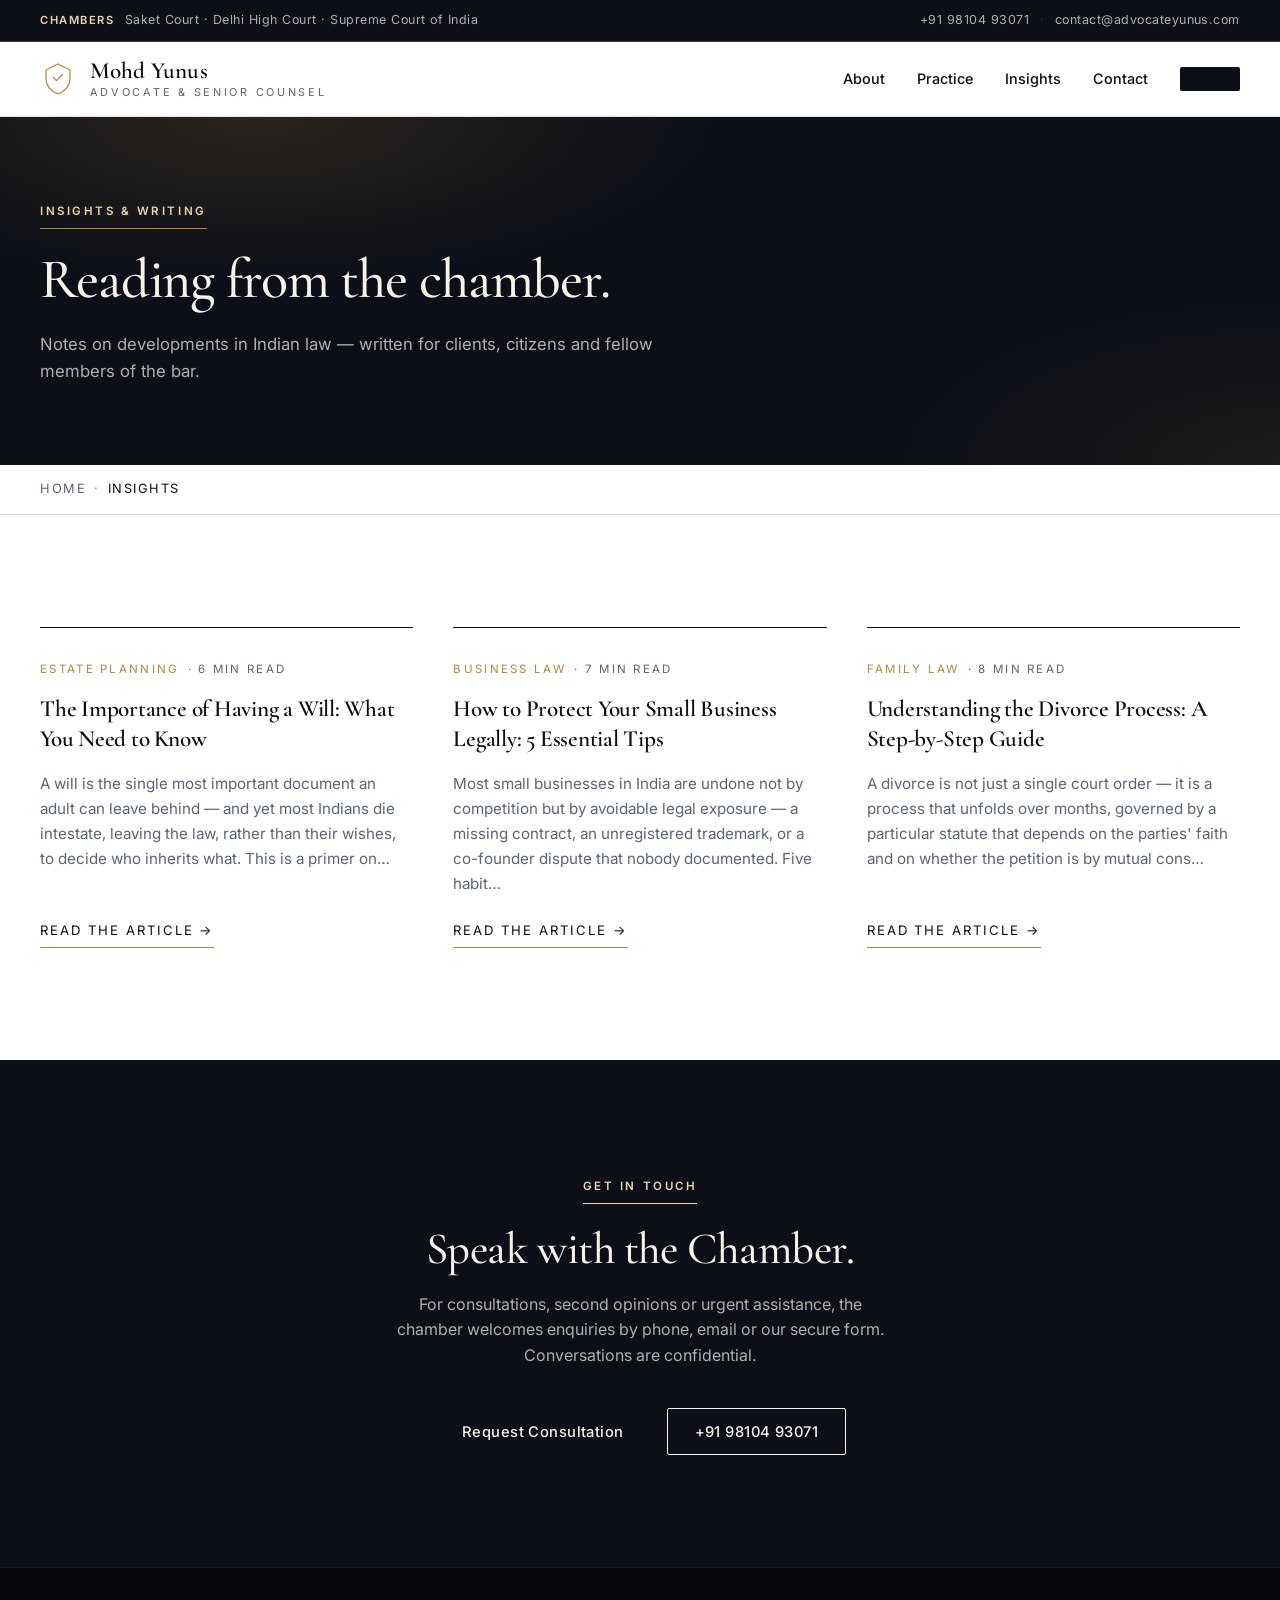
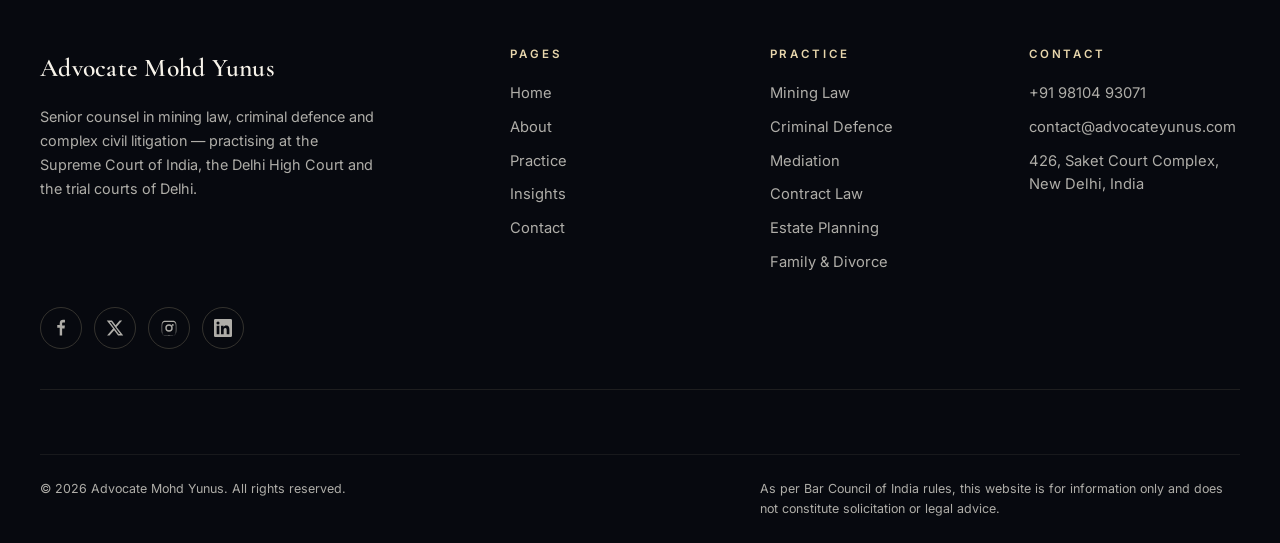
<file: blog/index.html>
<!DOCTYPE html>
<html lang="en">
<head>
    <meta charset="UTF-8">
    <meta name="viewport" content="width=device-width, initial-scale=1.0">
    <title>Insights & Legal Writing | Advocate Mohd Yunus</title>
    <meta name="description" content="Articles on Indian law — estate planning, business law, divorce, mining and criminal practice — written by Advocate Mohd Yunus.">
    <meta name="author" content="Advocate Mohd Yunus">
    <meta name="robots" content="index, follow, max-image-preview:large">
    <link rel="canonical" href="https://advocateyunus.com/blog/">

    <link rel="icon" type="image/svg+xml" href="/assets/img/favicon.svg">
    <link rel="apple-touch-icon" href="/assets/img/favicon.svg">
    <link rel="manifest" href="/site.webmanifest">
    <meta name="theme-color" content="#0c0f17">

    <meta property="og:type" content="website">
    <meta property="og:title" content="Insights & Legal Writing | Advocate Mohd Yunus">
    <meta property="og:description" content="Articles on Indian law — estate planning, business law, divorce, mining and criminal practice — written by Advocate Mohd Yunus.">
    <meta property="og:url" content="https://advocateyunus.com/blog/">
    <meta property="og:image" content="https://advocateyunus.com/assets/img/header/main.jpg">
    <meta property="og:locale" content="en_IN">
    <meta property="og:site_name" content="Advocate Mohd Yunus">

    <meta name="twitter:card" content="summary_large_image">
    <meta name="twitter:title" content="Insights & Legal Writing | Advocate Mohd Yunus">
    <meta name="twitter:description" content="Articles on Indian law — estate planning, business law, divorce, mining and criminal practice — written by Advocate Mohd Yunus.">
    <meta name="twitter:image" content="https://advocateyunus.com/assets/img/header/main.jpg">

    <link rel="preconnect" href="https://fonts.googleapis.com">
    <link rel="preconnect" href="https://fonts.gstatic.com" crossorigin>
    <link href="https://fonts.googleapis.com/css2?family=Cormorant+Garamond:wght@400;500;600;700&family=Inter:wght@300;400;500;600;700&display=swap" rel="stylesheet">

    <link rel="stylesheet" href="/assets/css/styles.css">
    
</head>
<body>

<a class="skip-link" href="#main">Skip to main content</a>

<div class="topbar">
    <div class="container topbar__inner">
        <div class="topbar__left">
            <span class="topbar__item"><span class="topbar__label">Chambers</span> Saket Court · Delhi High Court · Supreme Court of India</span>
        </div>
        <div class="topbar__right">
            <a href="tel:+919810493071" class="topbar__item">+91 98104 93071</a>
            <span class="topbar__divider">·</span>
            <a href="mailto:contact@advocateyunus.com" class="topbar__item">contact@advocateyunus.com</a>
        </div>
    </div>
</div>

<header class="nav" id="nav">
    <div class="container nav__inner">
        <a href="/" class="brand">
            <span class="brand__mark" aria-hidden="true">
                <svg viewBox="0 0 48 48" width="36" height="36" fill="none" stroke="currentColor" stroke-width="1.6">
                    <path d="M24 4 L40 12 L40 24 C40 33 33 40 24 44 C15 40 8 33 8 24 L8 12 Z"/>
                    <path d="M18 22 L22 26 L30 18" stroke-linecap="round" stroke-linejoin="round"/>
                </svg>
            </span>
            <span class="brand__text">
                <span class="brand__name">Mohd Yunus</span>
                <span class="brand__sub">Advocate &amp; Senior Counsel</span>
            </span>
        </a>
        <nav class="nav__links" aria-label="Primary">
            <a href="/about/">About</a>
            <a href="/specialisations/">Practice</a>
            <a href="/blog/">Insights</a>
            <a href="/contact/">Contact</a>
            <a href="/contact/" class="btn btn--ghost">Consult</a>
        </nav>
        <button class="nav__toggle" aria-label="Open menu" aria-expanded="false">
            <span></span><span></span><span></span>
        </button>
    </div>
</header>

<main id="main">


<section class="page-header">
    <div class="container page-header__inner">
        <span class="eyebrow">Insights & Writing</span>
        <h1>Reading from the chamber.</h1>
        <p>Notes on developments in Indian law — written for clients, citizens and fellow members of the bar.</p>
    </div>
</section>

<nav class="breadcrumb" aria-label="Breadcrumb">
    <div class="container">
        <ol>
            <li><a href="/">Home</a></li>
            <li aria-current="page">Insights</li>
        </ol>
    </div>
</nav>

<section class="insights">
    <div class="container">
        <div class="insights__grid">
            <article class="post">
                <div class="post__meta"><span>Estate Planning</span><span>· 6 min read</span></div>
                <h3><a href="/blog/the-importance-of-having-a-will-what-you-need-to-know/">The Importance of Having a Will: What You Need to Know</a></h3>
                <p>A will is the single most important document an adult can leave behind — and yet most Indians die intestate, leaving the law, rather than their wishes, to decide who inherits what. This is a primer on…</p>
                <a class="post__more" href="/blog/the-importance-of-having-a-will-what-you-need-to-know/">Read the article →</a>
            </article>
            <article class="post">
                <div class="post__meta"><span>Business Law</span><span>· 7 min read</span></div>
                <h3><a href="/blog/how-to-protect-your-small-business-legally-5-essential-tips/">How to Protect Your Small Business Legally: 5 Essential Tips</a></h3>
                <p>Most small businesses in India are undone not by competition but by avoidable legal exposure — a missing contract, an unregistered trademark, or a co-founder dispute that nobody documented. Five habit…</p>
                <a class="post__more" href="/blog/how-to-protect-your-small-business-legally-5-essential-tips/">Read the article →</a>
            </article>
            <article class="post">
                <div class="post__meta"><span>Family Law</span><span>· 8 min read</span></div>
                <h3><a href="/blog/understanding-the-divorce-process-a-step-by-step-guide/">Understanding the Divorce Process: A Step-by-Step Guide</a></h3>
                <p>A divorce is not just a single court order — it is a process that unfolds over months, governed by a particular statute that depends on the parties' faith and on whether the petition is by mutual cons…</p>
                <a class="post__more" href="/blog/understanding-the-divorce-process-a-step-by-step-guide/">Read the article →</a>
            </article>
        </div>
    </div>
</section>


<section class="contact">
    <div class="container contact__inner" style="grid-template-columns: 1fr;">
        <div class="contact__copy" style="text-align: center; max-width: 720px; margin: 0 auto;">
            <span class="eyebrow">Get in Touch</span>
            <h2 class="section-title" style="margin-inline: auto;">Speak with the Chamber.</h2>
            <p style="margin-inline: auto;">For consultations, second opinions or urgent assistance, the chamber welcomes enquiries by phone, email or our secure form. Conversations are confidential.</p>
            <div style="display: flex; gap: 1rem; justify-content: center; flex-wrap: wrap; margin-top: 2rem;">
                <a href="/contact/" class="btn btn--primary">Request Consultation</a>
                <a href="tel:+919810493071" class="btn btn--outline" style="color: var(--ivory); border-color: var(--ivory);">+91 98104 93071</a>
            </div>
        </div>
    </div>
</section>

</main>

<footer class="footer">
    <div class="container footer__inner">
        <div class="footer__brand">
            <span class="brand__name">Advocate Mohd Yunus</span>
            <p>Senior counsel in mining law, criminal defence and complex civil litigation — practising at the Supreme Court of India, the Delhi High Court and the trial courts of Delhi.</p>
        </div>
        <div class="footer__col">
            <h4>Pages</h4>
            <ul>
                <li><a href="/">Home</a></li>
                <li><a href="/about/">About</a></li>
                <li><a href="/specialisations/">Practice</a></li>
                <li><a href="/blog/">Insights</a></li>
                <li><a href="/contact/">Contact</a></li>
            </ul>
        </div>
        <div class="footer__col">
            <h4>Practice</h4>
            <ul>
                <li><a href="/specialisations/mining-laws/">Mining Law</a></li>
                <li><a href="/specialisations/criminal-law/">Criminal Defence</a></li>
                <li><a href="/specialisations/mediation-law/">Mediation</a></li>
                <li><a href="/specialisations/contract-law/">Contract Law</a></li>
                <li><a href="/specialisations/estate-planning-law/">Estate Planning</a></li>
                <li><a href="/specialisations/divorce-law/">Family &amp; Divorce</a></li>
            </ul>
        </div>
        <div class="footer__col">
            <h4>Contact</h4>
            <ul>
                <li><a href="tel:+919810493071">+91 98104 93071</a></li>
                <li><a href="mailto:contact@advocateyunus.com">contact@advocateyunus.com</a></li>
                <li>426, Saket Court Complex,<br>New Delhi, India</li>
            </ul>
        </div>
        <div class="footer__social" aria-label="Social media">
            <a href="https://www.facebook.com/yunus.mohd.520" target="_blank" rel="noopener noreferrer" aria-label="Facebook"><svg viewBox="0 0 24 24" aria-hidden="true"><path d="M13.5 22V12.5h3.2l.5-3.7h-3.7V6.4c0-1.1.3-1.8 1.8-1.8h2V1.2C17 1.1 15.9 1 14.7 1c-2.6 0-4.4 1.6-4.4 4.5v2.5H7v3.7h3.3V22h3.2z"/></svg></a>
            <a href="https://x.com/Advocateyunus1" target="_blank" rel="noopener noreferrer" aria-label="X (Twitter)"><svg viewBox="0 0 24 24" aria-hidden="true"><path d="M18.244 2H21.5l-7.5 8.572L23 22h-6.825l-5.348-6.99L4.7 22H1.444l8.04-9.187L1 2h6.99l4.83 6.388L18.244 2zm-1.18 18h1.825L7.012 4H5.054l12.01 16z"/></svg></a>
            <a href="https://www.instagram.com/advocateyunus.delhi/" target="_blank" rel="noopener noreferrer" aria-label="Instagram"><svg viewBox="0 0 24 24" aria-hidden="true"><path d="M12 2.2c3.2 0 3.6 0 4.8.1 1.2.1 1.8.2 2.2.4.6.2 1 .5 1.4.9.4.4.7.9.9 1.4.2.4.4 1 .4 2.2.1 1.2.1 1.6.1 4.8s0 3.6-.1 4.8c-.1 1.2-.2 1.8-.4 2.2-.2.6-.5 1-.9 1.4-.4.4-.9.7-1.4.9-.4.2-1 .4-2.2.4-1.2.1-1.6.1-4.8.1s-3.6 0-4.8-.1c-1.2-.1-1.8-.2-2.2-.4-.6-.2-1-.5-1.4-.9-.4-.4-.7-.9-.9-1.4-.2-.4-.4-1-.4-2.2C2.2 15.6 2.2 15.2 2.2 12s0-3.6.1-4.8c.1-1.2.2-1.8.4-2.2.2-.6.5-1 .9-1.4.4-.4.9-.7 1.4-.9.4-.2 1-.4 2.2-.4C8.4 2.2 8.8 2.2 12 2.2zm0 1.8c-3.2 0-3.5 0-4.7.1-1.1.1-1.7.2-2.1.3-.5.2-.9.4-1.2.7-.4.4-.6.8-.7 1.2-.1.4-.3 1-.3 2.1-.1 1.2-.1 1.5-.1 4.7s0 3.5.1 4.7c.1 1.1.2 1.7.3 2.1.2.5.4.9.7 1.2.4.4.8.6 1.2.7.4.1 1 .3 2.1.3 1.2.1 1.5.1 4.7.1s3.5 0 4.7-.1c1.1-.1 1.7-.2 2.1-.3.5-.2.9-.4 1.2-.7.4-.4.6-.8.7-1.2.1-.4.3-1 .3-2.1.1-1.2.1-1.5.1-4.7s0-3.5-.1-4.7c-.1-1.1-.2-1.7-.3-2.1-.2-.5-.4-.9-.7-1.2-.4-.4-.8-.6-1.2-.7-.4-.1-1-.3-2.1-.3C15.5 4 15.2 4 12 4zm0 3.1A4.9 4.9 0 1 1 12 17a4.9 4.9 0 0 1 0-9.9zm0 1.8a3.1 3.1 0 1 0 0 6.2 3.1 3.1 0 0 0 0-6.2zm5.1-2.1a1.15 1.15 0 1 1 0 2.3 1.15 1.15 0 0 1 0-2.3z"/></svg></a>
            <a href="https://www.linkedin.com/in/m-yunus-advocate-58a69a46/" target="_blank" rel="noopener noreferrer" aria-label="LinkedIn"><svg viewBox="0 0 24 24" aria-hidden="true"><path d="M20.45 20.45h-3.55v-5.57c0-1.33-.02-3.04-1.85-3.04-1.86 0-2.14 1.45-2.14 2.95v5.66H9.36V9h3.41v1.56h.05c.48-.91 1.65-1.86 3.39-1.86 3.62 0 4.29 2.39 4.29 5.49v6.26zM5.34 7.43a2.06 2.06 0 1 1 0-4.12 2.06 2.06 0 0 1 0 4.12zM7.12 20.45H3.56V9h3.56v11.45zM22.22 0H1.78A1.76 1.76 0 0 0 0 1.74v20.52A1.76 1.76 0 0 0 1.78 24h20.44A1.77 1.77 0 0 0 24 22.26V1.74A1.77 1.77 0 0 0 22.22 0z"/></svg></a>
        </div>
    </div>
    <div class="container footer__base">
        <span>© <span id="year"></span> Advocate Mohd Yunus. All rights reserved.</span>
        <span class="footer__disclaimer">As per Bar Council of India rules, this website is for information only and does not constitute solicitation or legal advice.</span>
    </div>
</footer>

<script src="/assets/js/main.js" defer></script>
</body>
</html>
</file>
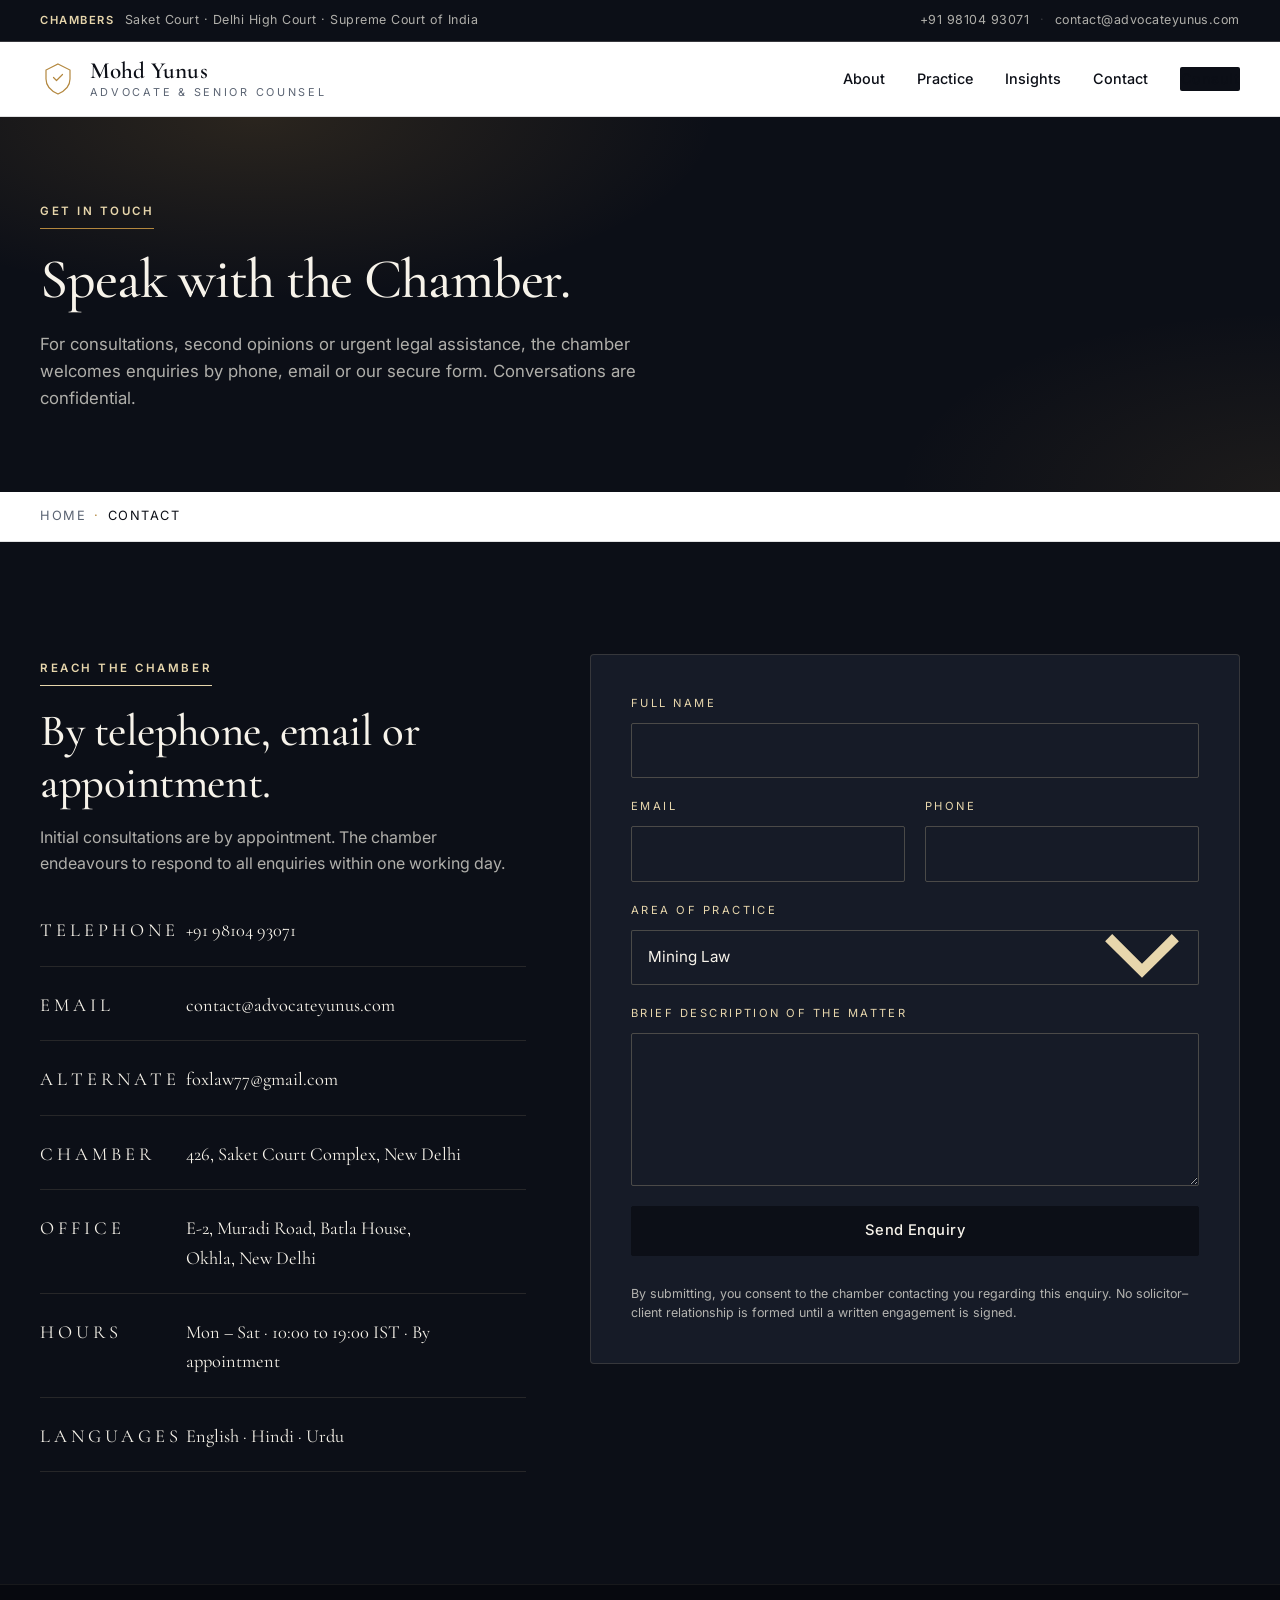
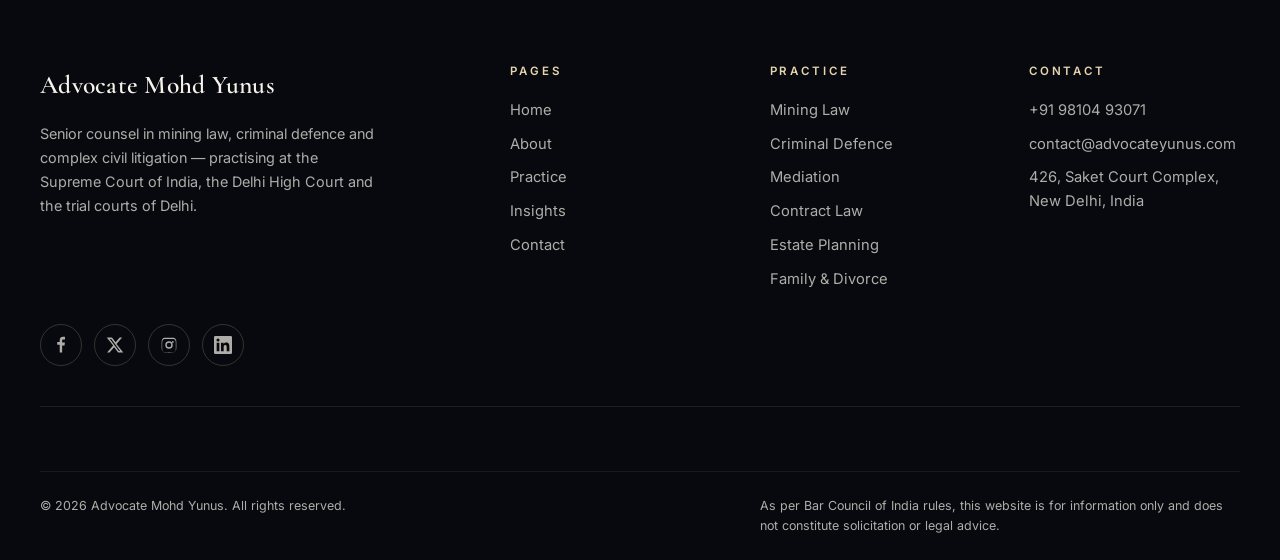
<file: contact/index.html>
<!DOCTYPE html>
<html lang="en">
<head>
    <meta charset="UTF-8">
    <meta name="viewport" content="width=device-width, initial-scale=1.0">
    <title>Contact Advocate Mohd Yunus | Saket Court, New Delhi | +91 98104 93071</title>
    <meta name="description" content="Contact the chamber of Advocate Mohd Yunus. Telephone +91 98104 93071. Email contact@advocateyunus.com. Saket Court Complex, New Delhi.">
    <meta name="author" content="Advocate Mohd Yunus">
    <meta name="robots" content="index, follow, max-image-preview:large">
    <link rel="canonical" href="https://advocateyunus.com/contact/">

    <link rel="icon" type="image/svg+xml" href="/assets/img/favicon.svg">
    <link rel="apple-touch-icon" href="/assets/img/favicon.svg">
    <link rel="manifest" href="/site.webmanifest">
    <meta name="theme-color" content="#0c0f17">

    <meta property="og:type" content="website">
    <meta property="og:title" content="Contact Advocate Mohd Yunus | Saket Court, New Delhi | +91 98104 93071">
    <meta property="og:description" content="Contact the chamber of Advocate Mohd Yunus. Telephone +91 98104 93071. Email contact@advocateyunus.com. Saket Court Complex, New Delhi.">
    <meta property="og:url" content="https://advocateyunus.com/contact/">
    <meta property="og:image" content="https://advocateyunus.com/assets/img/header/main.jpg">
    <meta property="og:locale" content="en_IN">
    <meta property="og:site_name" content="Advocate Mohd Yunus">

    <meta name="twitter:card" content="summary_large_image">
    <meta name="twitter:title" content="Contact Advocate Mohd Yunus | Saket Court, New Delhi | +91 98104 93071">
    <meta name="twitter:description" content="Contact the chamber of Advocate Mohd Yunus. Telephone +91 98104 93071. Email contact@advocateyunus.com. Saket Court Complex, New Delhi.">
    <meta name="twitter:image" content="https://advocateyunus.com/assets/img/header/main.jpg">

    <link rel="preconnect" href="https://fonts.googleapis.com">
    <link rel="preconnect" href="https://fonts.gstatic.com" crossorigin>
    <link href="https://fonts.googleapis.com/css2?family=Cormorant+Garamond:wght@400;500;600;700&family=Inter:wght@300;400;500;600;700&display=swap" rel="stylesheet">

    <link rel="stylesheet" href="/assets/css/styles.css">
    
</head>
<body>

<a class="skip-link" href="#main">Skip to main content</a>

<div class="topbar">
    <div class="container topbar__inner">
        <div class="topbar__left">
            <span class="topbar__item"><span class="topbar__label">Chambers</span> Saket Court · Delhi High Court · Supreme Court of India</span>
        </div>
        <div class="topbar__right">
            <a href="tel:+919810493071" class="topbar__item">+91 98104 93071</a>
            <span class="topbar__divider">·</span>
            <a href="mailto:contact@advocateyunus.com" class="topbar__item">contact@advocateyunus.com</a>
        </div>
    </div>
</div>

<header class="nav" id="nav">
    <div class="container nav__inner">
        <a href="/" class="brand">
            <span class="brand__mark" aria-hidden="true">
                <svg viewBox="0 0 48 48" width="36" height="36" fill="none" stroke="currentColor" stroke-width="1.6">
                    <path d="M24 4 L40 12 L40 24 C40 33 33 40 24 44 C15 40 8 33 8 24 L8 12 Z"/>
                    <path d="M18 22 L22 26 L30 18" stroke-linecap="round" stroke-linejoin="round"/>
                </svg>
            </span>
            <span class="brand__text">
                <span class="brand__name">Mohd Yunus</span>
                <span class="brand__sub">Advocate &amp; Senior Counsel</span>
            </span>
        </a>
        <nav class="nav__links" aria-label="Primary">
            <a href="/about/">About</a>
            <a href="/specialisations/">Practice</a>
            <a href="/blog/">Insights</a>
            <a href="/contact/">Contact</a>
            <a href="/contact/" class="btn btn--ghost">Consult</a>
        </nav>
        <button class="nav__toggle" aria-label="Open menu" aria-expanded="false">
            <span></span><span></span><span></span>
        </button>
    </div>
</header>

<main id="main">


<section class="page-header">
    <div class="container page-header__inner">
        <span class="eyebrow">Get in Touch</span>
        <h1>Speak with the Chamber.</h1>
        <p>For consultations, second opinions or urgent legal assistance, the chamber welcomes enquiries by phone, email or our secure form. Conversations are confidential.</p>
    </div>
</section>

<nav class="breadcrumb" aria-label="Breadcrumb">
    <div class="container">
        <ol>
            <li><a href="/">Home</a></li>
            <li aria-current="page">Contact</li>
        </ol>
    </div>
</nav>

<section class="contact">
    <div class="container contact__inner">
        <div class="contact__copy">
            <span class="eyebrow">Reach the Chamber</span>
            <h2 class="section-title">By telephone, email or appointment.</h2>
            <p>Initial consultations are by appointment. The chamber endeavours to respond to all enquiries within one working day.</p>

            <ul class="contact__list">
                <li>
                    <span class="contact__label">Telephone</span>
                    <a href="tel:+919810493071">+91 98104 93071</a>
                </li>
                <li>
                    <span class="contact__label">Email</span>
                    <a href="mailto:contact@advocateyunus.com">contact@advocateyunus.com</a>
                </li>
                <li>
                    <span class="contact__label">Alternate</span>
                    <a href="mailto:foxlaw77@gmail.com">foxlaw77@gmail.com</a>
                </li>
                <li>
                    <span class="contact__label">Chamber</span>
                    <span>426, Saket Court Complex, New Delhi</span>
                </li>
                <li>
                    <span class="contact__label">Office</span>
                    <span>E-2, Muradi Road, Batla House,<br>Okhla, New Delhi</span>
                </li>
                <li>
                    <span class="contact__label">Hours</span>
                    <span>Mon – Sat · 10:00 to 19:00 IST · By appointment</span>
                </li>
                <li>
                    <span class="contact__label">Languages</span>
                    <span>English · Hindi · Urdu</span>
                </li>
            </ul>
        </div>

        <form class="contact__form" id="contactForm" action="https://formsubmit.co/contact@advocateyunus.com" method="POST" novalidate>
            <input type="hidden" name="_subject" value="New enquiry from advocateyunus.com">
            <input type="hidden" name="_template" value="table">
            <input type="hidden" name="_captcha" value="false">
            <input type="hidden" name="_next" value="https://advocateyunus.com/contact/?sent=1">
            <input type="text" name="_honey" style="display:none" tabindex="-1" autocomplete="off">

            <div class="field">
                <label for="cf-name">Full Name</label>
                <input id="cf-name" name="name" type="text" required autocomplete="name">
            </div>
            <div class="field-row">
                <div class="field">
                    <label for="cf-email">Email</label>
                    <input id="cf-email" name="email" type="email" required autocomplete="email">
                </div>
                <div class="field">
                    <label for="cf-phone">Phone</label>
                    <input id="cf-phone" name="phone" type="tel" autocomplete="tel">
                </div>
            </div>
            <div class="field">
                <label for="cf-area">Area of Practice</label>
                <select id="cf-area" name="area">
                    <option>Mining Law</option>
                    <option>Criminal Defence</option>
                    <option>Mediation</option>
                    <option>Contract Law</option>
                    <option>Estate Planning</option>
                    <option>Family / Custody / Divorce</option>
                    <option>Other</option>
                </select>
            </div>
            <div class="field">
                <label for="cf-msg">Brief Description of the Matter</label>
                <textarea id="cf-msg" name="message" rows="5" required></textarea>
            </div>
            <button type="submit" class="btn btn--primary btn--full">Send Enquiry</button>
            <p class="form__note">By submitting, you consent to the chamber contacting you regarding this enquiry. No solicitor–client relationship is formed until a written engagement is signed.</p>
            <p class="form__success" id="formSuccess" hidden>Your enquiry has been received. The chamber will respond within one working day.</p>
            <p class="form__success" id="formError" hidden style="background: rgba(120,30,30,.18); border-color: rgba(180,80,80,.4); color: #f5d2c2;">We could not send your message just now. Please call <a href="tel:+919810493071" style="color:inherit; text-decoration:underline;">+91 98104 93071</a> or email directly.</p>
        </form>
    </div>
</section>

</main>

<footer class="footer">
    <div class="container footer__inner">
        <div class="footer__brand">
            <span class="brand__name">Advocate Mohd Yunus</span>
            <p>Senior counsel in mining law, criminal defence and complex civil litigation — practising at the Supreme Court of India, the Delhi High Court and the trial courts of Delhi.</p>
        </div>
        <div class="footer__col">
            <h4>Pages</h4>
            <ul>
                <li><a href="/">Home</a></li>
                <li><a href="/about/">About</a></li>
                <li><a href="/specialisations/">Practice</a></li>
                <li><a href="/blog/">Insights</a></li>
                <li><a href="/contact/">Contact</a></li>
            </ul>
        </div>
        <div class="footer__col">
            <h4>Practice</h4>
            <ul>
                <li><a href="/specialisations/mining-laws/">Mining Law</a></li>
                <li><a href="/specialisations/criminal-law/">Criminal Defence</a></li>
                <li><a href="/specialisations/mediation-law/">Mediation</a></li>
                <li><a href="/specialisations/contract-law/">Contract Law</a></li>
                <li><a href="/specialisations/estate-planning-law/">Estate Planning</a></li>
                <li><a href="/specialisations/divorce-law/">Family &amp; Divorce</a></li>
            </ul>
        </div>
        <div class="footer__col">
            <h4>Contact</h4>
            <ul>
                <li><a href="tel:+919810493071">+91 98104 93071</a></li>
                <li><a href="mailto:contact@advocateyunus.com">contact@advocateyunus.com</a></li>
                <li>426, Saket Court Complex,<br>New Delhi, India</li>
            </ul>
        </div>
        <div class="footer__social" aria-label="Social media">
            <a href="https://www.facebook.com/yunus.mohd.520" target="_blank" rel="noopener noreferrer" aria-label="Facebook"><svg viewBox="0 0 24 24" aria-hidden="true"><path d="M13.5 22V12.5h3.2l.5-3.7h-3.7V6.4c0-1.1.3-1.8 1.8-1.8h2V1.2C17 1.1 15.9 1 14.7 1c-2.6 0-4.4 1.6-4.4 4.5v2.5H7v3.7h3.3V22h3.2z"/></svg></a>
            <a href="https://x.com/Advocateyunus1" target="_blank" rel="noopener noreferrer" aria-label="X (Twitter)"><svg viewBox="0 0 24 24" aria-hidden="true"><path d="M18.244 2H21.5l-7.5 8.572L23 22h-6.825l-5.348-6.99L4.7 22H1.444l8.04-9.187L1 2h6.99l4.83 6.388L18.244 2zm-1.18 18h1.825L7.012 4H5.054l12.01 16z"/></svg></a>
            <a href="https://www.instagram.com/advocateyunus.delhi/" target="_blank" rel="noopener noreferrer" aria-label="Instagram"><svg viewBox="0 0 24 24" aria-hidden="true"><path d="M12 2.2c3.2 0 3.6 0 4.8.1 1.2.1 1.8.2 2.2.4.6.2 1 .5 1.4.9.4.4.7.9.9 1.4.2.4.4 1 .4 2.2.1 1.2.1 1.6.1 4.8s0 3.6-.1 4.8c-.1 1.2-.2 1.8-.4 2.2-.2.6-.5 1-.9 1.4-.4.4-.9.7-1.4.9-.4.2-1 .4-2.2.4-1.2.1-1.6.1-4.8.1s-3.6 0-4.8-.1c-1.2-.1-1.8-.2-2.2-.4-.6-.2-1-.5-1.4-.9-.4-.4-.7-.9-.9-1.4-.2-.4-.4-1-.4-2.2C2.2 15.6 2.2 15.2 2.2 12s0-3.6.1-4.8c.1-1.2.2-1.8.4-2.2.2-.6.5-1 .9-1.4.4-.4.9-.7 1.4-.9.4-.2 1-.4 2.2-.4C8.4 2.2 8.8 2.2 12 2.2zm0 1.8c-3.2 0-3.5 0-4.7.1-1.1.1-1.7.2-2.1.3-.5.2-.9.4-1.2.7-.4.4-.6.8-.7 1.2-.1.4-.3 1-.3 2.1-.1 1.2-.1 1.5-.1 4.7s0 3.5.1 4.7c.1 1.1.2 1.7.3 2.1.2.5.4.9.7 1.2.4.4.8.6 1.2.7.4.1 1 .3 2.1.3 1.2.1 1.5.1 4.7.1s3.5 0 4.7-.1c1.1-.1 1.7-.2 2.1-.3.5-.2.9-.4 1.2-.7.4-.4.6-.8.7-1.2.1-.4.3-1 .3-2.1.1-1.2.1-1.5.1-4.7s0-3.5-.1-4.7c-.1-1.1-.2-1.7-.3-2.1-.2-.5-.4-.9-.7-1.2-.4-.4-.8-.6-1.2-.7-.4-.1-1-.3-2.1-.3C15.5 4 15.2 4 12 4zm0 3.1A4.9 4.9 0 1 1 12 17a4.9 4.9 0 0 1 0-9.9zm0 1.8a3.1 3.1 0 1 0 0 6.2 3.1 3.1 0 0 0 0-6.2zm5.1-2.1a1.15 1.15 0 1 1 0 2.3 1.15 1.15 0 0 1 0-2.3z"/></svg></a>
            <a href="https://www.linkedin.com/in/m-yunus-advocate-58a69a46/" target="_blank" rel="noopener noreferrer" aria-label="LinkedIn"><svg viewBox="0 0 24 24" aria-hidden="true"><path d="M20.45 20.45h-3.55v-5.57c0-1.33-.02-3.04-1.85-3.04-1.86 0-2.14 1.45-2.14 2.95v5.66H9.36V9h3.41v1.56h.05c.48-.91 1.65-1.86 3.39-1.86 3.62 0 4.29 2.39 4.29 5.49v6.26zM5.34 7.43a2.06 2.06 0 1 1 0-4.12 2.06 2.06 0 0 1 0 4.12zM7.12 20.45H3.56V9h3.56v11.45zM22.22 0H1.78A1.76 1.76 0 0 0 0 1.74v20.52A1.76 1.76 0 0 0 1.78 24h20.44A1.77 1.77 0 0 0 24 22.26V1.74A1.77 1.77 0 0 0 22.22 0z"/></svg></a>
        </div>
    </div>
    <div class="container footer__base">
        <span>© <span id="year"></span> Advocate Mohd Yunus. All rights reserved.</span>
        <span class="footer__disclaimer">As per Bar Council of India rules, this website is for information only and does not constitute solicitation or legal advice.</span>
    </div>
</footer>

<script src="/assets/js/main.js" defer></script>
</body>
</html>
</file>
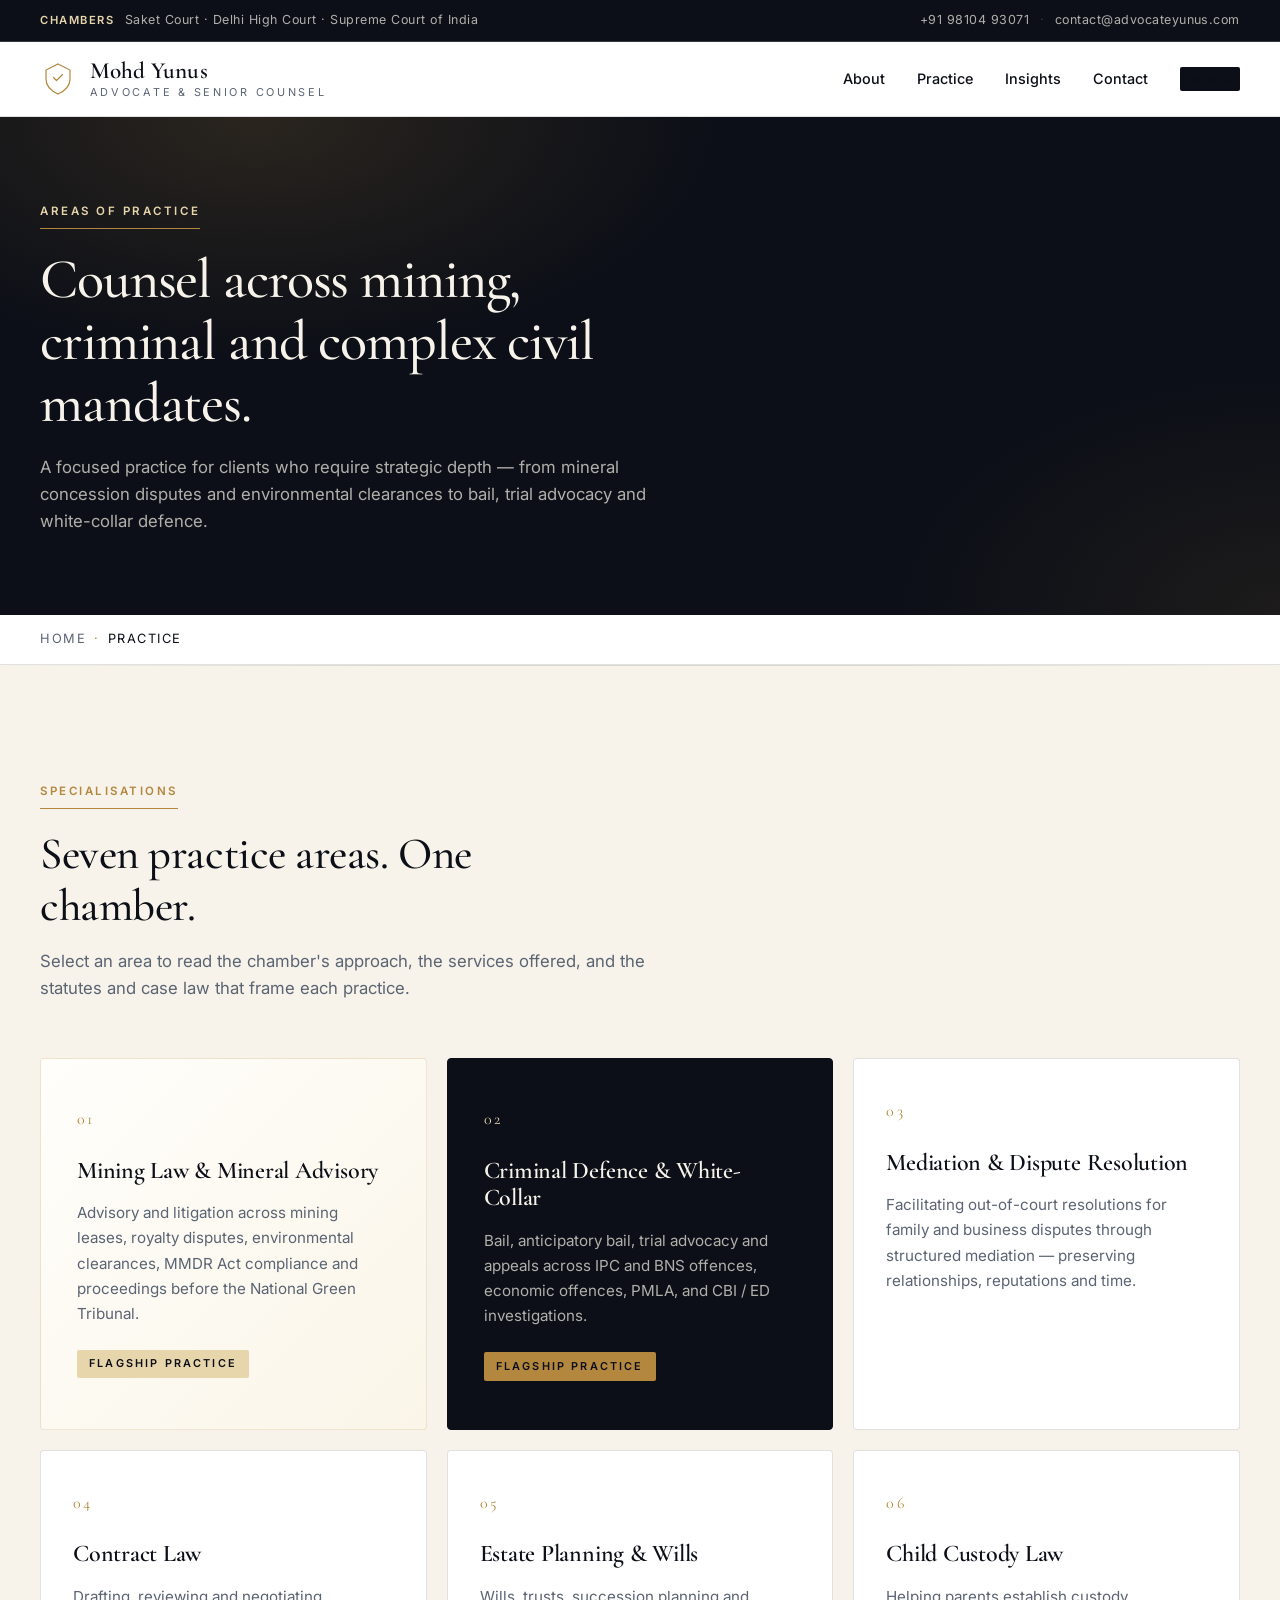
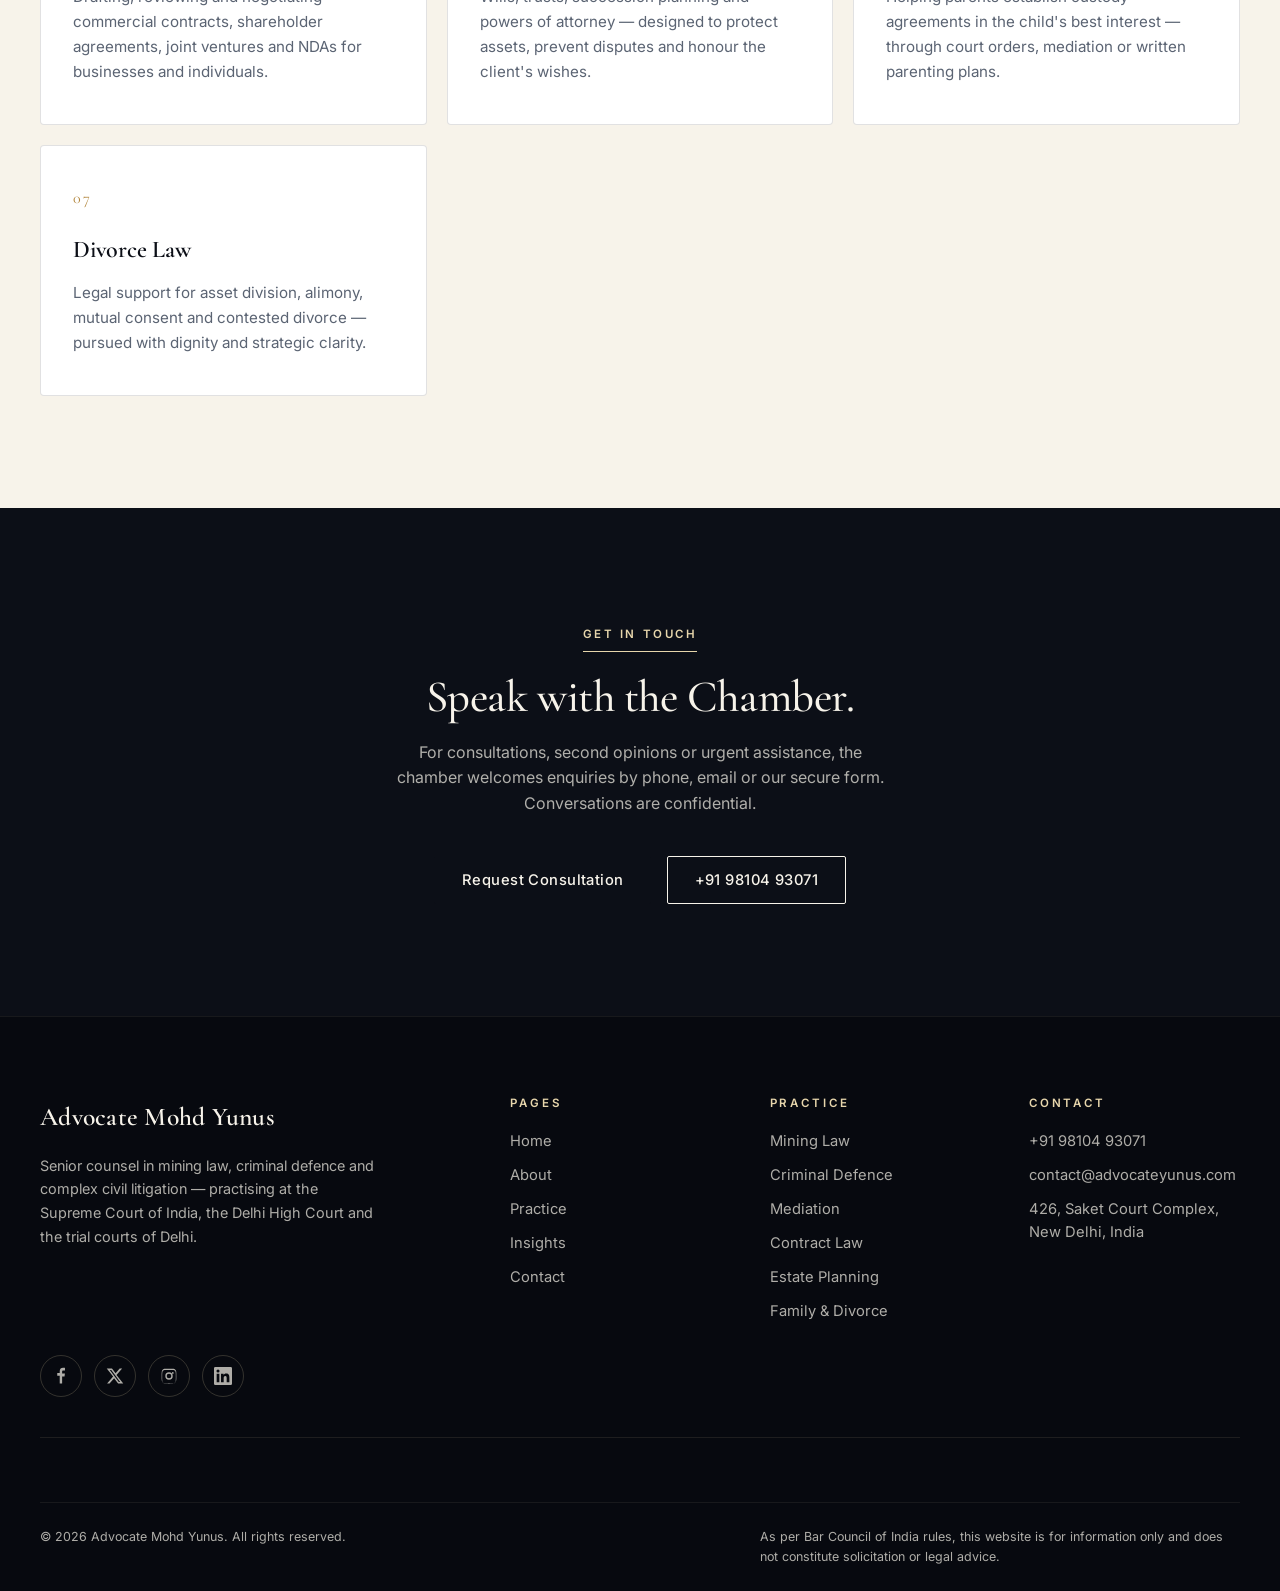
<file: specialisations/index.html>
<!DOCTYPE html>
<html lang="en">
<head>
    <meta charset="UTF-8">
    <meta name="viewport" content="width=device-width, initial-scale=1.0">
    <title>Areas of Practice | Advocate Mohd Yunus — Mining, Criminal, Mediation, Estate</title>
    <meta name="description" content="Seven specialised practice areas — mining law, criminal defence, mediation, contract law, estate planning, child custody and divorce. New Delhi.">
    <meta name="author" content="Advocate Mohd Yunus">
    <meta name="robots" content="index, follow, max-image-preview:large">
    <link rel="canonical" href="https://advocateyunus.com/specialisations/">

    <link rel="icon" type="image/svg+xml" href="/assets/img/favicon.svg">
    <link rel="apple-touch-icon" href="/assets/img/favicon.svg">
    <link rel="manifest" href="/site.webmanifest">
    <meta name="theme-color" content="#0c0f17">

    <meta property="og:type" content="website">
    <meta property="og:title" content="Areas of Practice | Advocate Mohd Yunus — Mining, Criminal, Mediation, Estate">
    <meta property="og:description" content="Seven specialised practice areas — mining law, criminal defence, mediation, contract law, estate planning, child custody and divorce. New Delhi.">
    <meta property="og:url" content="https://advocateyunus.com/specialisations/">
    <meta property="og:image" content="https://advocateyunus.com/assets/img/header/main.jpg">
    <meta property="og:locale" content="en_IN">
    <meta property="og:site_name" content="Advocate Mohd Yunus">

    <meta name="twitter:card" content="summary_large_image">
    <meta name="twitter:title" content="Areas of Practice | Advocate Mohd Yunus — Mining, Criminal, Mediation, Estate">
    <meta name="twitter:description" content="Seven specialised practice areas — mining law, criminal defence, mediation, contract law, estate planning, child custody and divorce. New Delhi.">
    <meta name="twitter:image" content="https://advocateyunus.com/assets/img/header/main.jpg">

    <link rel="preconnect" href="https://fonts.googleapis.com">
    <link rel="preconnect" href="https://fonts.gstatic.com" crossorigin>
    <link href="https://fonts.googleapis.com/css2?family=Cormorant+Garamond:wght@400;500;600;700&family=Inter:wght@300;400;500;600;700&display=swap" rel="stylesheet">

    <link rel="stylesheet" href="/assets/css/styles.css">
    
</head>
<body>

<a class="skip-link" href="#main">Skip to main content</a>

<div class="topbar">
    <div class="container topbar__inner">
        <div class="topbar__left">
            <span class="topbar__item"><span class="topbar__label">Chambers</span> Saket Court · Delhi High Court · Supreme Court of India</span>
        </div>
        <div class="topbar__right">
            <a href="tel:+919810493071" class="topbar__item">+91 98104 93071</a>
            <span class="topbar__divider">·</span>
            <a href="mailto:contact@advocateyunus.com" class="topbar__item">contact@advocateyunus.com</a>
        </div>
    </div>
</div>

<header class="nav" id="nav">
    <div class="container nav__inner">
        <a href="/" class="brand">
            <span class="brand__mark" aria-hidden="true">
                <svg viewBox="0 0 48 48" width="36" height="36" fill="none" stroke="currentColor" stroke-width="1.6">
                    <path d="M24 4 L40 12 L40 24 C40 33 33 40 24 44 C15 40 8 33 8 24 L8 12 Z"/>
                    <path d="M18 22 L22 26 L30 18" stroke-linecap="round" stroke-linejoin="round"/>
                </svg>
            </span>
            <span class="brand__text">
                <span class="brand__name">Mohd Yunus</span>
                <span class="brand__sub">Advocate &amp; Senior Counsel</span>
            </span>
        </a>
        <nav class="nav__links" aria-label="Primary">
            <a href="/about/">About</a>
            <a href="/specialisations/">Practice</a>
            <a href="/blog/">Insights</a>
            <a href="/contact/">Contact</a>
            <a href="/contact/" class="btn btn--ghost">Consult</a>
        </nav>
        <button class="nav__toggle" aria-label="Open menu" aria-expanded="false">
            <span></span><span></span><span></span>
        </button>
    </div>
</header>

<main id="main">


<section class="page-header">
    <div class="container page-header__inner">
        <span class="eyebrow">Areas of Practice</span>
        <h1>Counsel across mining, criminal and complex civil mandates.</h1>
        <p>A focused practice for clients who require strategic depth — from mineral concession disputes and environmental clearances to bail, trial advocacy and white-collar defence.</p>
    </div>
</section>

<nav class="breadcrumb" aria-label="Breadcrumb">
    <div class="container">
        <ol>
            <li><a href="/">Home</a></li>
            <li aria-current="page">Practice</li>
        </ol>
    </div>
</nav>

<section class="practice">
    <div class="container">
        <div class="section-head">
            <span class="eyebrow">Specialisations</span>
            <h2 class="section-title">Seven practice areas. One chamber.</h2>
            <p class="section-lede">Select an area to read the chamber's approach, the services offered, and the statutes and case law that frame each practice.</p>
        </div>
        <div class="practice__grid">
            <a href="/specialisations/mining-laws/" class="card card--feature">
                <span class="card__num">01</span>
                <h3 class="card__title">Mining Law & Mineral Advisory</h3>
                <p class="card__copy">Advisory and litigation across mining leases, royalty disputes, environmental clearances, MMDR Act compliance and proceedings before the National Green Tribunal.</p>
                <span class="card__tag">Flagship Practice</span>
            </a>
            <a href="/specialisations/criminal-law/" class="card card--feature card--dark">
                <span class="card__num">02</span>
                <h3 class="card__title">Criminal Defence & White-Collar</h3>
                <p class="card__copy">Bail, anticipatory bail, trial advocacy and appeals across IPC and BNS offences, economic offences, PMLA, and CBI / ED investigations.</p>
                <span class="card__tag">Flagship Practice</span>
            </a>
            <a href="/specialisations/mediation-law/" class="card">
                <span class="card__num">03</span>
                <h3 class="card__title">Mediation & Dispute Resolution</h3>
                <p class="card__copy">Facilitating out-of-court resolutions for family and business disputes through structured mediation — preserving relationships, reputations and time.</p>
                
            </a>
            <a href="/specialisations/contract-law/" class="card">
                <span class="card__num">04</span>
                <h3 class="card__title">Contract Law</h3>
                <p class="card__copy">Drafting, reviewing and negotiating commercial contracts, shareholder agreements, joint ventures and NDAs for businesses and individuals.</p>
                
            </a>
            <a href="/specialisations/estate-planning-law/" class="card">
                <span class="card__num">05</span>
                <h3 class="card__title">Estate Planning & Wills</h3>
                <p class="card__copy">Wills, trusts, succession planning and powers of attorney — designed to protect assets, prevent disputes and honour the client's wishes.</p>
                
            </a>
            <a href="/specialisations/child-custody-law/" class="card">
                <span class="card__num">06</span>
                <h3 class="card__title">Child Custody Law</h3>
                <p class="card__copy">Helping parents establish custody agreements in the child's best interest — through court orders, mediation or written parenting plans.</p>
                
            </a>
            <a href="/specialisations/divorce-law/" class="card">
                <span class="card__num">07</span>
                <h3 class="card__title">Divorce Law</h3>
                <p class="card__copy">Legal support for asset division, alimony, mutual consent and contested divorce — pursued with dignity and strategic clarity.</p>
                
            </a>
        </div>
    </div>
</section>


<section class="contact">
    <div class="container contact__inner" style="grid-template-columns: 1fr;">
        <div class="contact__copy" style="text-align: center; max-width: 720px; margin: 0 auto;">
            <span class="eyebrow">Get in Touch</span>
            <h2 class="section-title" style="margin-inline: auto;">Speak with the Chamber.</h2>
            <p style="margin-inline: auto;">For consultations, second opinions or urgent assistance, the chamber welcomes enquiries by phone, email or our secure form. Conversations are confidential.</p>
            <div style="display: flex; gap: 1rem; justify-content: center; flex-wrap: wrap; margin-top: 2rem;">
                <a href="/contact/" class="btn btn--primary">Request Consultation</a>
                <a href="tel:+919810493071" class="btn btn--outline" style="color: var(--ivory); border-color: var(--ivory);">+91 98104 93071</a>
            </div>
        </div>
    </div>
</section>

</main>

<footer class="footer">
    <div class="container footer__inner">
        <div class="footer__brand">
            <span class="brand__name">Advocate Mohd Yunus</span>
            <p>Senior counsel in mining law, criminal defence and complex civil litigation — practising at the Supreme Court of India, the Delhi High Court and the trial courts of Delhi.</p>
        </div>
        <div class="footer__col">
            <h4>Pages</h4>
            <ul>
                <li><a href="/">Home</a></li>
                <li><a href="/about/">About</a></li>
                <li><a href="/specialisations/">Practice</a></li>
                <li><a href="/blog/">Insights</a></li>
                <li><a href="/contact/">Contact</a></li>
            </ul>
        </div>
        <div class="footer__col">
            <h4>Practice</h4>
            <ul>
                <li><a href="/specialisations/mining-laws/">Mining Law</a></li>
                <li><a href="/specialisations/criminal-law/">Criminal Defence</a></li>
                <li><a href="/specialisations/mediation-law/">Mediation</a></li>
                <li><a href="/specialisations/contract-law/">Contract Law</a></li>
                <li><a href="/specialisations/estate-planning-law/">Estate Planning</a></li>
                <li><a href="/specialisations/divorce-law/">Family &amp; Divorce</a></li>
            </ul>
        </div>
        <div class="footer__col">
            <h4>Contact</h4>
            <ul>
                <li><a href="tel:+919810493071">+91 98104 93071</a></li>
                <li><a href="mailto:contact@advocateyunus.com">contact@advocateyunus.com</a></li>
                <li>426, Saket Court Complex,<br>New Delhi, India</li>
            </ul>
        </div>
        <div class="footer__social" aria-label="Social media">
            <a href="https://www.facebook.com/yunus.mohd.520" target="_blank" rel="noopener noreferrer" aria-label="Facebook"><svg viewBox="0 0 24 24" aria-hidden="true"><path d="M13.5 22V12.5h3.2l.5-3.7h-3.7V6.4c0-1.1.3-1.8 1.8-1.8h2V1.2C17 1.1 15.9 1 14.7 1c-2.6 0-4.4 1.6-4.4 4.5v2.5H7v3.7h3.3V22h3.2z"/></svg></a>
            <a href="https://x.com/Advocateyunus1" target="_blank" rel="noopener noreferrer" aria-label="X (Twitter)"><svg viewBox="0 0 24 24" aria-hidden="true"><path d="M18.244 2H21.5l-7.5 8.572L23 22h-6.825l-5.348-6.99L4.7 22H1.444l8.04-9.187L1 2h6.99l4.83 6.388L18.244 2zm-1.18 18h1.825L7.012 4H5.054l12.01 16z"/></svg></a>
            <a href="https://www.instagram.com/advocateyunus.delhi/" target="_blank" rel="noopener noreferrer" aria-label="Instagram"><svg viewBox="0 0 24 24" aria-hidden="true"><path d="M12 2.2c3.2 0 3.6 0 4.8.1 1.2.1 1.8.2 2.2.4.6.2 1 .5 1.4.9.4.4.7.9.9 1.4.2.4.4 1 .4 2.2.1 1.2.1 1.6.1 4.8s0 3.6-.1 4.8c-.1 1.2-.2 1.8-.4 2.2-.2.6-.5 1-.9 1.4-.4.4-.9.7-1.4.9-.4.2-1 .4-2.2.4-1.2.1-1.6.1-4.8.1s-3.6 0-4.8-.1c-1.2-.1-1.8-.2-2.2-.4-.6-.2-1-.5-1.4-.9-.4-.4-.7-.9-.9-1.4-.2-.4-.4-1-.4-2.2C2.2 15.6 2.2 15.2 2.2 12s0-3.6.1-4.8c.1-1.2.2-1.8.4-2.2.2-.6.5-1 .9-1.4.4-.4.9-.7 1.4-.9.4-.2 1-.4 2.2-.4C8.4 2.2 8.8 2.2 12 2.2zm0 1.8c-3.2 0-3.5 0-4.7.1-1.1.1-1.7.2-2.1.3-.5.2-.9.4-1.2.7-.4.4-.6.8-.7 1.2-.1.4-.3 1-.3 2.1-.1 1.2-.1 1.5-.1 4.7s0 3.5.1 4.7c.1 1.1.2 1.7.3 2.1.2.5.4.9.7 1.2.4.4.8.6 1.2.7.4.1 1 .3 2.1.3 1.2.1 1.5.1 4.7.1s3.5 0 4.7-.1c1.1-.1 1.7-.2 2.1-.3.5-.2.9-.4 1.2-.7.4-.4.6-.8.7-1.2.1-.4.3-1 .3-2.1.1-1.2.1-1.5.1-4.7s0-3.5-.1-4.7c-.1-1.1-.2-1.7-.3-2.1-.2-.5-.4-.9-.7-1.2-.4-.4-.8-.6-1.2-.7-.4-.1-1-.3-2.1-.3C15.5 4 15.2 4 12 4zm0 3.1A4.9 4.9 0 1 1 12 17a4.9 4.9 0 0 1 0-9.9zm0 1.8a3.1 3.1 0 1 0 0 6.2 3.1 3.1 0 0 0 0-6.2zm5.1-2.1a1.15 1.15 0 1 1 0 2.3 1.15 1.15 0 0 1 0-2.3z"/></svg></a>
            <a href="https://www.linkedin.com/in/m-yunus-advocate-58a69a46/" target="_blank" rel="noopener noreferrer" aria-label="LinkedIn"><svg viewBox="0 0 24 24" aria-hidden="true"><path d="M20.45 20.45h-3.55v-5.57c0-1.33-.02-3.04-1.85-3.04-1.86 0-2.14 1.45-2.14 2.95v5.66H9.36V9h3.41v1.56h.05c.48-.91 1.65-1.86 3.39-1.86 3.62 0 4.29 2.39 4.29 5.49v6.26zM5.34 7.43a2.06 2.06 0 1 1 0-4.12 2.06 2.06 0 0 1 0 4.12zM7.12 20.45H3.56V9h3.56v11.45zM22.22 0H1.78A1.76 1.76 0 0 0 0 1.74v20.52A1.76 1.76 0 0 0 1.78 24h20.44A1.77 1.77 0 0 0 24 22.26V1.74A1.77 1.77 0 0 0 22.22 0z"/></svg></a>
        </div>
    </div>
    <div class="container footer__base">
        <span>© <span id="year"></span> Advocate Mohd Yunus. All rights reserved.</span>
        <span class="footer__disclaimer">As per Bar Council of India rules, this website is for information only and does not constitute solicitation or legal advice.</span>
    </div>
</footer>

<script src="/assets/js/main.js" defer></script>
</body>
</html>
</file>
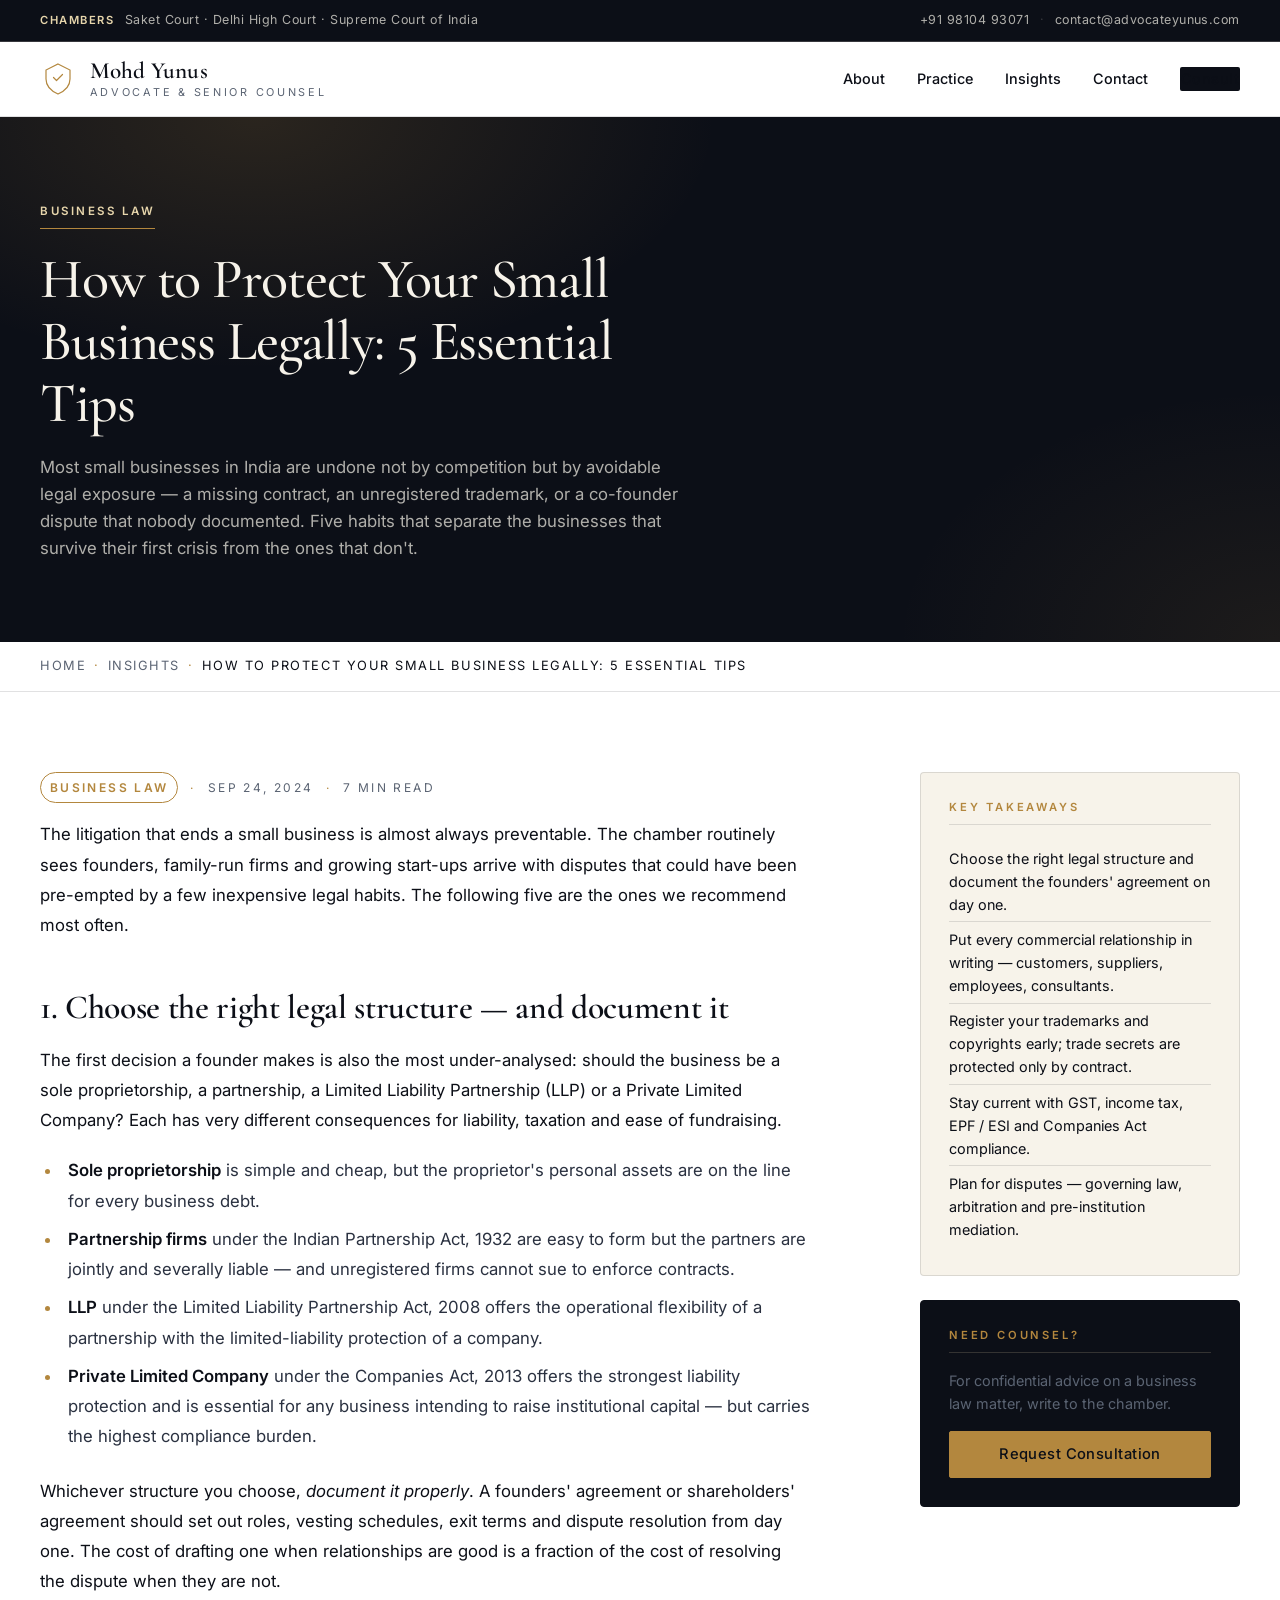
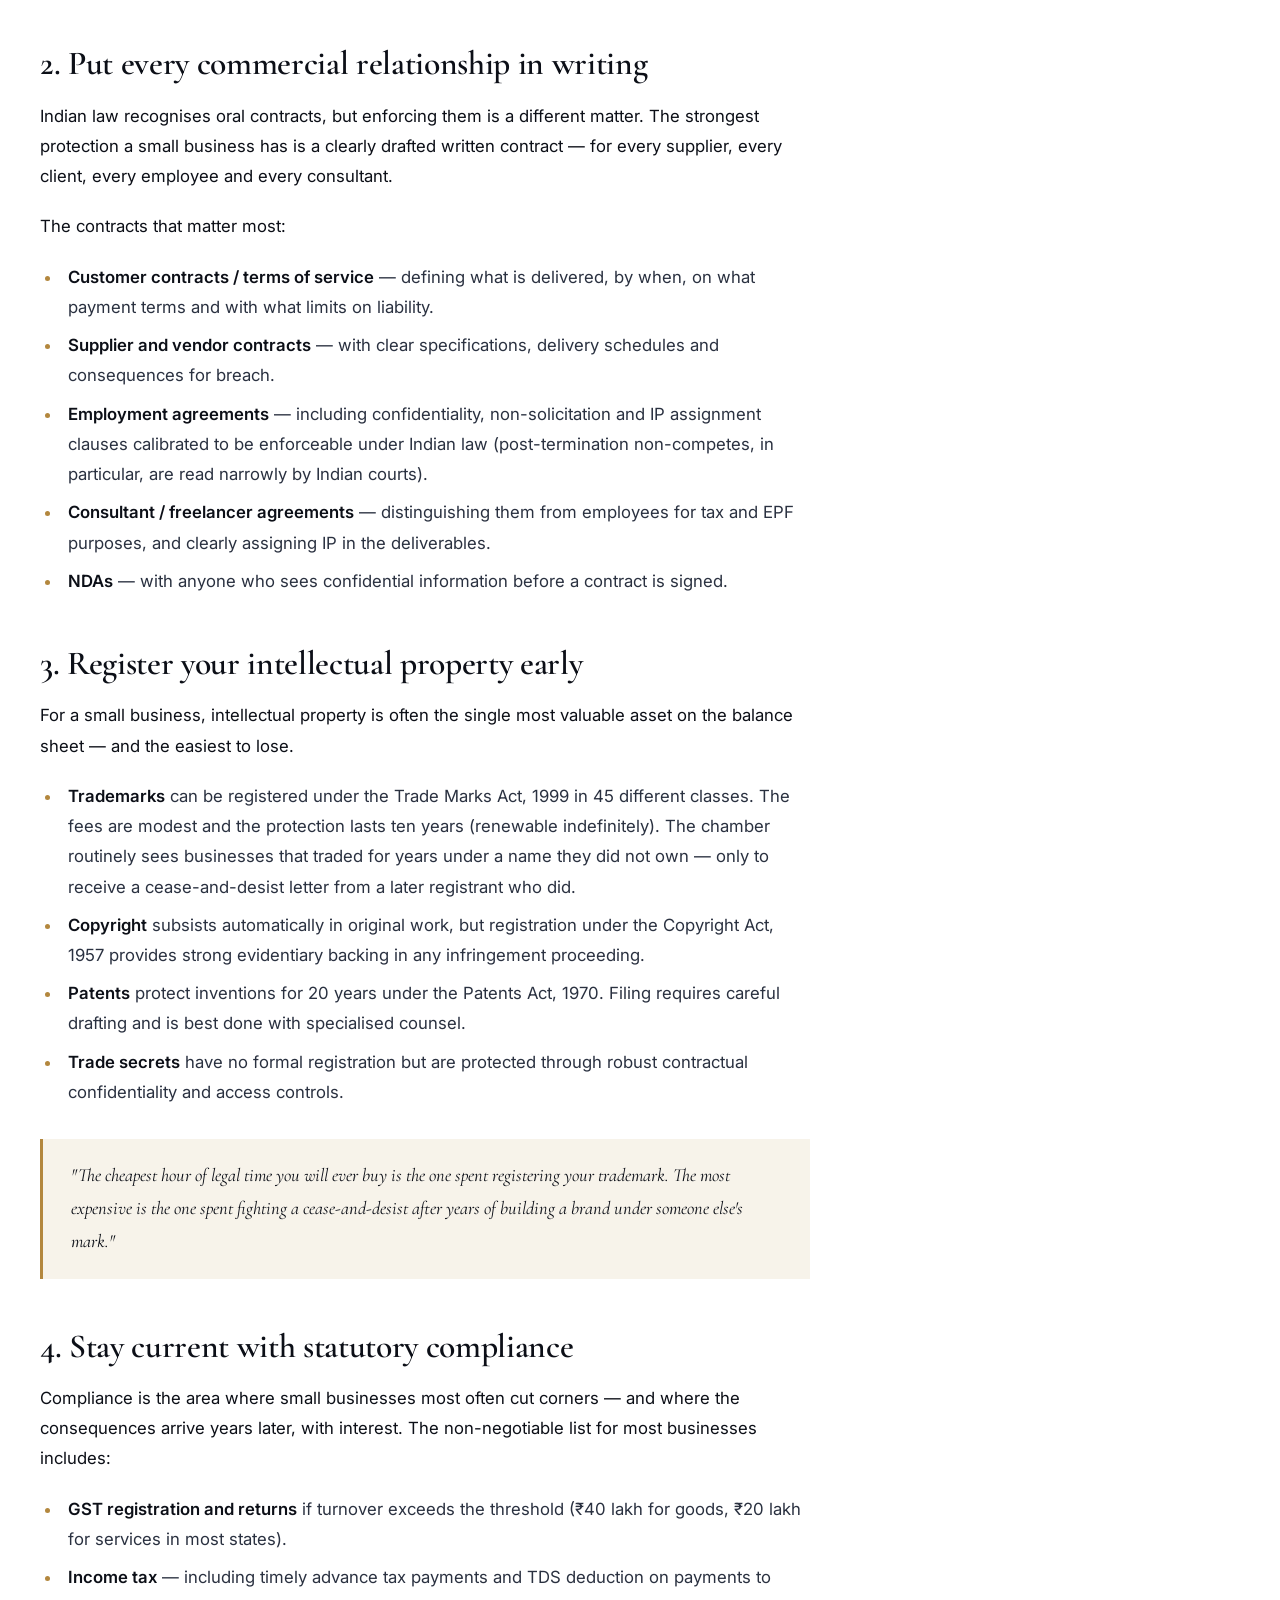
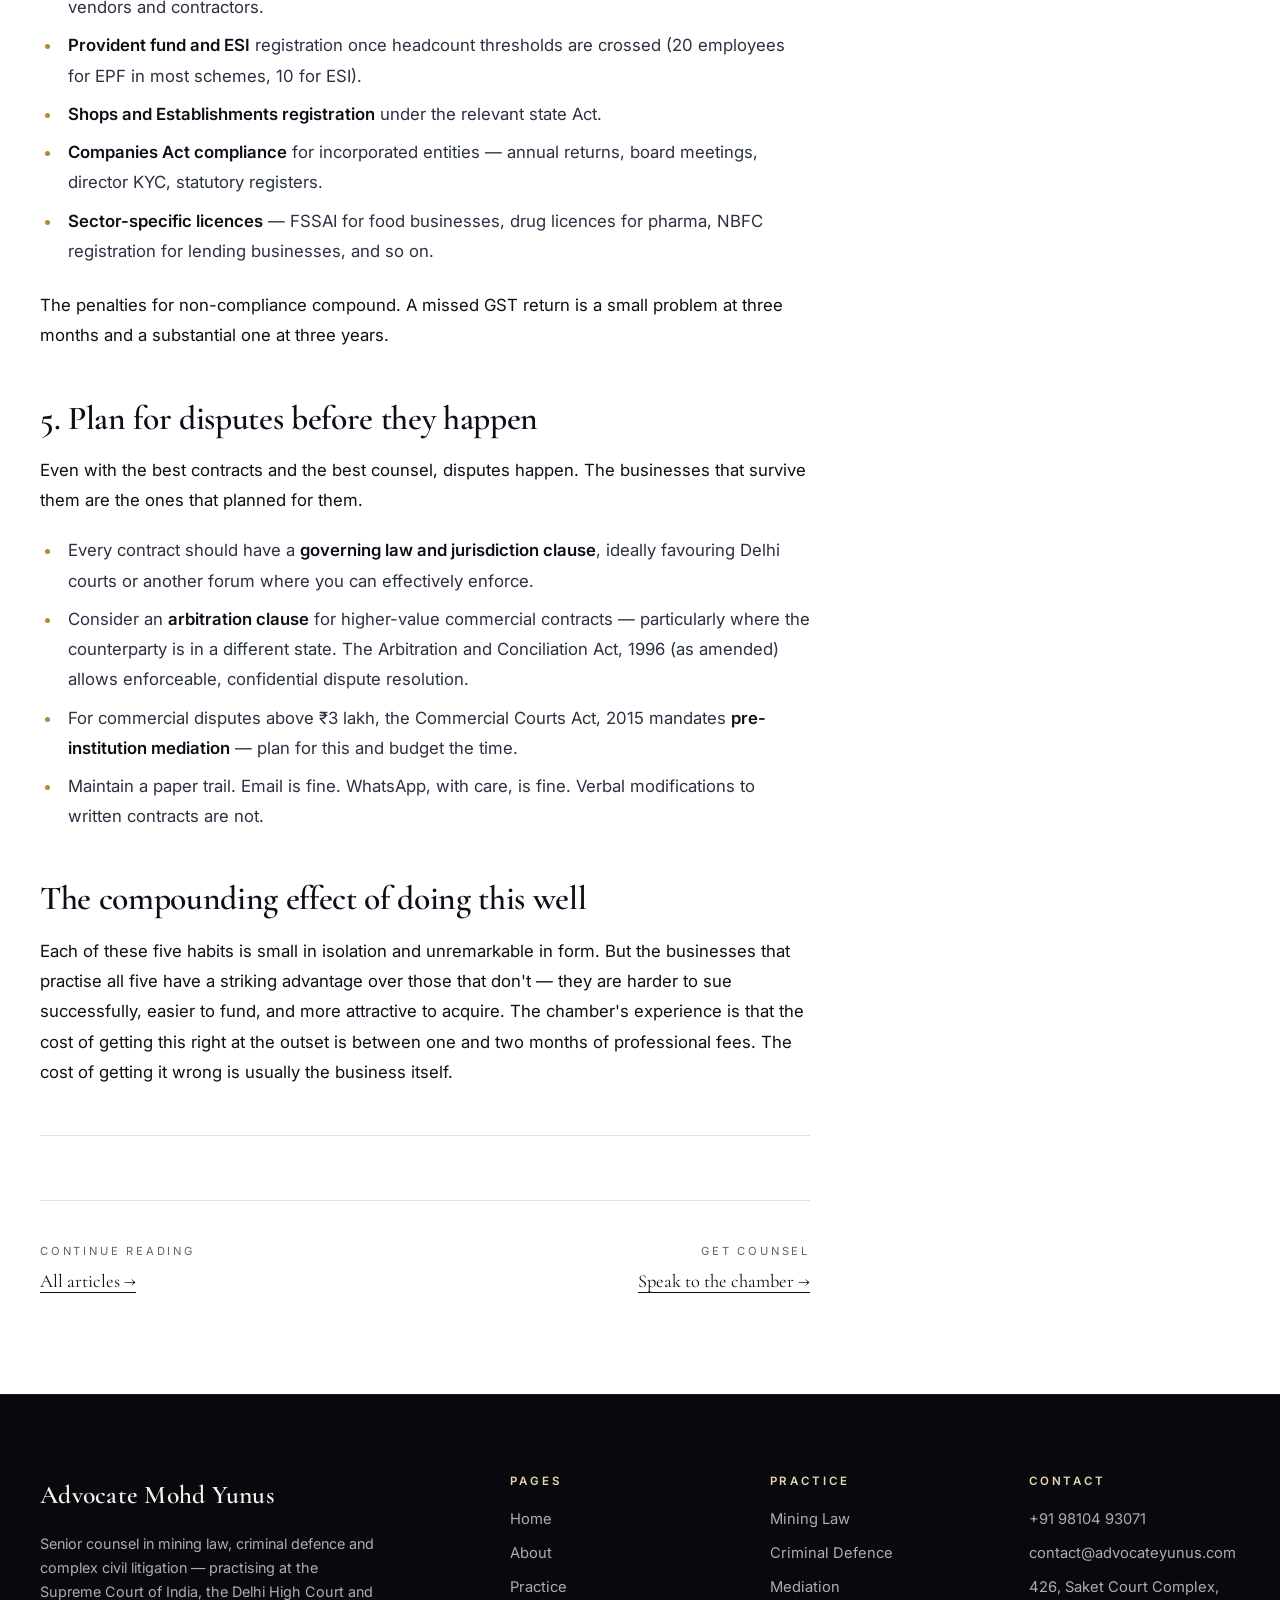
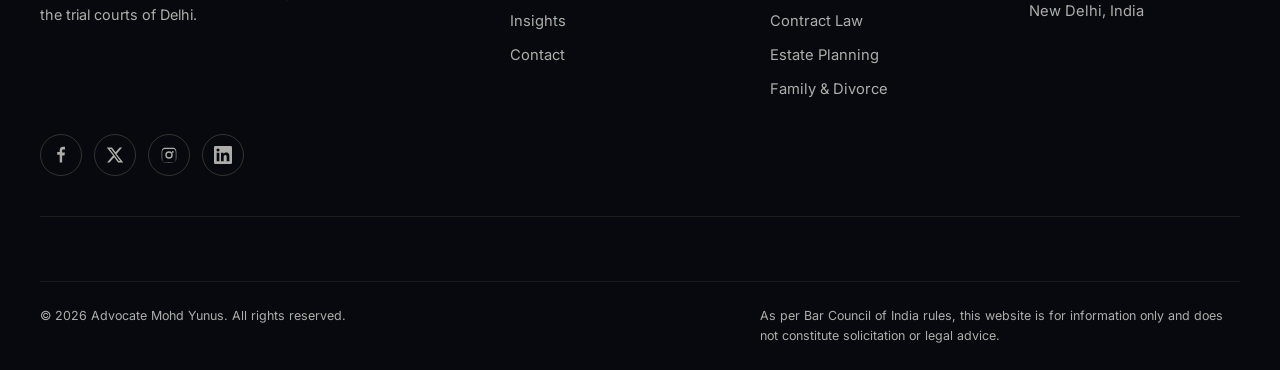
<file: blog/how-to-protect-your-small-business-legally-5-essential-tips/index.html>
<!DOCTYPE html>
<html lang="en">
<head>
    <meta charset="UTF-8">
    <meta name="viewport" content="width=device-width, initial-scale=1.0">
    <title>How to Protect Your Small Business Legally: 5 Essential Tips | Advocate Mohd Yunus</title>
    <meta name="description" content="Most small businesses in India are undone not by competition but by avoidable legal exposure — a missing contract, an unregistered trademark, or a co-founder di">
    <meta name="author" content="Advocate Mohd Yunus">
    <meta name="robots" content="index, follow, max-image-preview:large">
    <link rel="canonical" href="https://advocateyunus.com/blog/how-to-protect-your-small-business-legally-5-essential-tips/">

    <link rel="icon" type="image/svg+xml" href="/assets/img/favicon.svg">
    <link rel="apple-touch-icon" href="/assets/img/favicon.svg">
    <link rel="manifest" href="/site.webmanifest">
    <meta name="theme-color" content="#0c0f17">

    <meta property="og:type" content="article">
    <meta property="og:title" content="How to Protect Your Small Business Legally: 5 Essential Tips | Advocate Mohd Yunus">
    <meta property="og:description" content="Most small businesses in India are undone not by competition but by avoidable legal exposure — a missing contract, an unregistered trademark, or a co-founder di">
    <meta property="og:url" content="https://advocateyunus.com/blog/how-to-protect-your-small-business-legally-5-essential-tips/">
    <meta property="og:image" content="https://advocateyunus.com/assets/img/header/main.jpg">
    <meta property="og:locale" content="en_IN">
    <meta property="og:site_name" content="Advocate Mohd Yunus">

    <meta name="twitter:card" content="summary_large_image">
    <meta name="twitter:title" content="How to Protect Your Small Business Legally: 5 Essential Tips | Advocate Mohd Yunus">
    <meta name="twitter:description" content="Most small businesses in India are undone not by competition but by avoidable legal exposure — a missing contract, an unregistered trademark, or a co-founder di">
    <meta name="twitter:image" content="https://advocateyunus.com/assets/img/header/main.jpg">

    <link rel="preconnect" href="https://fonts.googleapis.com">
    <link rel="preconnect" href="https://fonts.gstatic.com" crossorigin>
    <link href="https://fonts.googleapis.com/css2?family=Cormorant+Garamond:wght@400;500;600;700&family=Inter:wght@300;400;500;600;700&display=swap" rel="stylesheet">

    <link rel="stylesheet" href="/assets/css/styles.css">
    <script type="application/ld+json">
    {
      "@context": "https://schema.org",
      "@type": "BlogPosting",
      "headline": "How to Protect Your Small Business Legally: 5 Essential Tips",
      "datePublished": "Sep 24, 2024",
      "author": { "@type": "Person", "name": "Advocate Mohd Yunus" },
      "publisher": { "@type": "Organization", "name": "Advocate Mohd Yunus" },
      "image": "https://advocateyunus.com/assets/img/header/main.jpg",
      "mainEntityOfPage": "https://advocateyunus.com/blog/how-to-protect-your-small-business-legally-5-essential-tips/"
    }
    </script>
</head>
<body>

<a class="skip-link" href="#main">Skip to main content</a>

<div class="topbar">
    <div class="container topbar__inner">
        <div class="topbar__left">
            <span class="topbar__item"><span class="topbar__label">Chambers</span> Saket Court · Delhi High Court · Supreme Court of India</span>
        </div>
        <div class="topbar__right">
            <a href="tel:+919810493071" class="topbar__item">+91 98104 93071</a>
            <span class="topbar__divider">·</span>
            <a href="mailto:contact@advocateyunus.com" class="topbar__item">contact@advocateyunus.com</a>
        </div>
    </div>
</div>

<header class="nav" id="nav">
    <div class="container nav__inner">
        <a href="/" class="brand">
            <span class="brand__mark" aria-hidden="true">
                <svg viewBox="0 0 48 48" width="36" height="36" fill="none" stroke="currentColor" stroke-width="1.6">
                    <path d="M24 4 L40 12 L40 24 C40 33 33 40 24 44 C15 40 8 33 8 24 L8 12 Z"/>
                    <path d="M18 22 L22 26 L30 18" stroke-linecap="round" stroke-linejoin="round"/>
                </svg>
            </span>
            <span class="brand__text">
                <span class="brand__name">Mohd Yunus</span>
                <span class="brand__sub">Advocate &amp; Senior Counsel</span>
            </span>
        </a>
        <nav class="nav__links" aria-label="Primary">
            <a href="/about/">About</a>
            <a href="/specialisations/">Practice</a>
            <a href="/blog/">Insights</a>
            <a href="/contact/">Contact</a>
            <a href="/contact/" class="btn btn--ghost">Consult</a>
        </nav>
        <button class="nav__toggle" aria-label="Open menu" aria-expanded="false">
            <span></span><span></span><span></span>
        </button>
    </div>
</header>

<main id="main">


<section class="page-header">
    <div class="container page-header__inner">
        <span class="eyebrow">Business Law</span>
        <h1>How to Protect Your Small Business Legally: 5 Essential Tips</h1>
        <p>Most small businesses in India are undone not by competition but by avoidable legal exposure — a missing contract, an unregistered trademark, or a co-founder dispute that nobody documented. Five habits that separate the businesses that survive their first crisis from the ones that don't.</p>
    </div>
</section>

<nav class="breadcrumb" aria-label="Breadcrumb">
    <div class="container">
        <ol>
            <li><a href="/">Home</a></li>
            <li><a href="/blog/">Insights</a></li>
            <li aria-current="page">How to Protect Your Small Business Legally: 5 Essential Tips</li>
        </ol>
    </div>
</nav>

<section class="article">
    <div class="container">
        <div class="article__layout">
            <article class="article__body">
                <div class="article__meta">
                    <span class="pill">Business Law</span>
                    <span class="dot">·</span>
                    <span>Sep 24, 2024</span>
                    <span class="dot">·</span>
                    <span>7 min read</span>
                </div>
                <p>The litigation that ends a small business is almost always preventable. The chamber routinely sees founders, family-run firms and growing start-ups arrive with disputes that could have been pre-empted by a few inexpensive legal habits. The following five are the ones we recommend most often.</p>

<h2>1. Choose the right legal structure — and document it</h2>
<p>The first decision a founder makes is also the most under-analysed: should the business be a sole proprietorship, a partnership, a Limited Liability Partnership (LLP) or a Private Limited Company? Each has very different consequences for liability, taxation and ease of fundraising.</p>
<ul>
    <li><strong>Sole proprietorship</strong> is simple and cheap, but the proprietor's personal assets are on the line for every business debt.</li>
    <li><strong>Partnership firms</strong> under the Indian Partnership Act, 1932 are easy to form but the partners are jointly and severally liable — and unregistered firms cannot sue to enforce contracts.</li>
    <li><strong>LLP</strong> under the Limited Liability Partnership Act, 2008 offers the operational flexibility of a partnership with the limited-liability protection of a company.</li>
    <li><strong>Private Limited Company</strong> under the Companies Act, 2013 offers the strongest liability protection and is essential for any business intending to raise institutional capital — but carries the highest compliance burden.</li>
</ul>
<p>Whichever structure you choose, <em>document it properly</em>. A founders' agreement or shareholders' agreement should set out roles, vesting schedules, exit terms and dispute resolution from day one. The cost of drafting one when relationships are good is a fraction of the cost of resolving the dispute when they are not.</p>

<h2>2. Put every commercial relationship in writing</h2>
<p>Indian law recognises oral contracts, but enforcing them is a different matter. The strongest protection a small business has is a clearly drafted written contract — for every supplier, every client, every employee and every consultant.</p>
<p>The contracts that matter most:</p>
<ul>
    <li><strong>Customer contracts / terms of service</strong> — defining what is delivered, by when, on what payment terms and with what limits on liability.</li>
    <li><strong>Supplier and vendor contracts</strong> — with clear specifications, delivery schedules and consequences for breach.</li>
    <li><strong>Employment agreements</strong> — including confidentiality, non-solicitation and IP assignment clauses calibrated to be enforceable under Indian law (post-termination non-competes, in particular, are read narrowly by Indian courts).</li>
    <li><strong>Consultant / freelancer agreements</strong> — distinguishing them from employees for tax and EPF purposes, and clearly assigning IP in the deliverables.</li>
    <li><strong>NDAs</strong> — with anyone who sees confidential information before a contract is signed.</li>
</ul>

<h2>3. Register your intellectual property early</h2>
<p>For a small business, intellectual property is often the single most valuable asset on the balance sheet — and the easiest to lose.</p>
<ul>
    <li><strong>Trademarks</strong> can be registered under the Trade Marks Act, 1999 in 45 different classes. The fees are modest and the protection lasts ten years (renewable indefinitely). The chamber routinely sees businesses that traded for years under a name they did not own — only to receive a cease-and-desist letter from a later registrant who did.</li>
    <li><strong>Copyright</strong> subsists automatically in original work, but registration under the Copyright Act, 1957 provides strong evidentiary backing in any infringement proceeding.</li>
    <li><strong>Patents</strong> protect inventions for 20 years under the Patents Act, 1970. Filing requires careful drafting and is best done with specialised counsel.</li>
    <li><strong>Trade secrets</strong> have no formal registration but are protected through robust contractual confidentiality and access controls.</li>
</ul>

<blockquote>"The cheapest hour of legal time you will ever buy is the one spent registering your trademark. The most expensive is the one spent fighting a cease-and-desist after years of building a brand under someone else's mark."</blockquote>

<h2>4. Stay current with statutory compliance</h2>
<p>Compliance is the area where small businesses most often cut corners — and where the consequences arrive years later, with interest. The non-negotiable list for most businesses includes:</p>
<ul>
    <li><strong>GST registration and returns</strong> if turnover exceeds the threshold (₹40 lakh for goods, ₹20 lakh for services in most states).</li>
    <li><strong>Income tax</strong> — including timely advance tax payments and TDS deduction on payments to vendors and contractors.</li>
    <li><strong>Provident fund and ESI</strong> registration once headcount thresholds are crossed (20 employees for EPF in most schemes, 10 for ESI).</li>
    <li><strong>Shops and Establishments registration</strong> under the relevant state Act.</li>
    <li><strong>Companies Act compliance</strong> for incorporated entities — annual returns, board meetings, director KYC, statutory registers.</li>
    <li><strong>Sector-specific licences</strong> — FSSAI for food businesses, drug licences for pharma, NBFC registration for lending businesses, and so on.</li>
</ul>
<p>The penalties for non-compliance compound. A missed GST return is a small problem at three months and a substantial one at three years.</p>

<h2>5. Plan for disputes before they happen</h2>
<p>Even with the best contracts and the best counsel, disputes happen. The businesses that survive them are the ones that planned for them.</p>
<ul>
    <li>Every contract should have a <strong>governing law and jurisdiction clause</strong>, ideally favouring Delhi courts or another forum where you can effectively enforce.</li>
    <li>Consider an <strong>arbitration clause</strong> for higher-value commercial contracts — particularly where the counterparty is in a different state. The Arbitration and Conciliation Act, 1996 (as amended) allows enforceable, confidential dispute resolution.</li>
    <li>For commercial disputes above ₹3 lakh, the Commercial Courts Act, 2015 mandates <strong>pre-institution mediation</strong> — plan for this and budget the time.</li>
    <li>Maintain a paper trail. Email is fine. WhatsApp, with care, is fine. Verbal modifications to written contracts are not.</li>
</ul>

<h2>The compounding effect of doing this well</h2>
<p>Each of these five habits is small in isolation and unremarkable in form. But the businesses that practise all five have a striking advantage over those that don't — they are harder to sue successfully, easier to fund, and more attractive to acquire. The chamber's experience is that the cost of getting this right at the outset is between one and two months of professional fees. The cost of getting it wrong is usually the business itself.</p>

                <hr>

                <div class="article__footer">
                    <div>
                        <span class="label">Continue Reading</span>
                        <a href="/blog/">All articles →</a>
                    </div>
                    <div style="text-align: right;">
                        <span class="label">Get Counsel</span>
                        <a href="/contact/">Speak to the chamber →</a>
                    </div>
                </div>
            </article>

            <aside class="article__aside">
                <div class="aside-card">
                    <h4>Key Takeaways</h4>
                    <ul>
                        <li>Choose the right legal structure and document the founders' agreement on day one.</li>
                        <li>Put every commercial relationship in writing — customers, suppliers, employees, consultants.</li>
                        <li>Register your trademarks and copyrights early; trade secrets are protected only by contract.</li>
                        <li>Stay current with GST, income tax, EPF / ESI and Companies Act compliance.</li>
                        <li>Plan for disputes — governing law, arbitration and pre-institution mediation.</li>
                    </ul>
                </div>
                <div class="aside-card aside-card--dark">
                    <h4>Need Counsel?</h4>
                    <p>For confidential advice on a business law matter, write to the chamber.</p>
                    <a href="/contact/" class="btn btn--primary" style="background: var(--gold); border-color: var(--gold); color: var(--ink);">Request Consultation</a>
                </div>
            </aside>
        </div>
    </div>
</section>

</main>

<footer class="footer">
    <div class="container footer__inner">
        <div class="footer__brand">
            <span class="brand__name">Advocate Mohd Yunus</span>
            <p>Senior counsel in mining law, criminal defence and complex civil litigation — practising at the Supreme Court of India, the Delhi High Court and the trial courts of Delhi.</p>
        </div>
        <div class="footer__col">
            <h4>Pages</h4>
            <ul>
                <li><a href="/">Home</a></li>
                <li><a href="/about/">About</a></li>
                <li><a href="/specialisations/">Practice</a></li>
                <li><a href="/blog/">Insights</a></li>
                <li><a href="/contact/">Contact</a></li>
            </ul>
        </div>
        <div class="footer__col">
            <h4>Practice</h4>
            <ul>
                <li><a href="/specialisations/mining-laws/">Mining Law</a></li>
                <li><a href="/specialisations/criminal-law/">Criminal Defence</a></li>
                <li><a href="/specialisations/mediation-law/">Mediation</a></li>
                <li><a href="/specialisations/contract-law/">Contract Law</a></li>
                <li><a href="/specialisations/estate-planning-law/">Estate Planning</a></li>
                <li><a href="/specialisations/divorce-law/">Family &amp; Divorce</a></li>
            </ul>
        </div>
        <div class="footer__col">
            <h4>Contact</h4>
            <ul>
                <li><a href="tel:+919810493071">+91 98104 93071</a></li>
                <li><a href="mailto:contact@advocateyunus.com">contact@advocateyunus.com</a></li>
                <li>426, Saket Court Complex,<br>New Delhi, India</li>
            </ul>
        </div>
        <div class="footer__social" aria-label="Social media">
            <a href="https://www.facebook.com/yunus.mohd.520" target="_blank" rel="noopener noreferrer" aria-label="Facebook"><svg viewBox="0 0 24 24" aria-hidden="true"><path d="M13.5 22V12.5h3.2l.5-3.7h-3.7V6.4c0-1.1.3-1.8 1.8-1.8h2V1.2C17 1.1 15.9 1 14.7 1c-2.6 0-4.4 1.6-4.4 4.5v2.5H7v3.7h3.3V22h3.2z"/></svg></a>
            <a href="https://x.com/Advocateyunus1" target="_blank" rel="noopener noreferrer" aria-label="X (Twitter)"><svg viewBox="0 0 24 24" aria-hidden="true"><path d="M18.244 2H21.5l-7.5 8.572L23 22h-6.825l-5.348-6.99L4.7 22H1.444l8.04-9.187L1 2h6.99l4.83 6.388L18.244 2zm-1.18 18h1.825L7.012 4H5.054l12.01 16z"/></svg></a>
            <a href="https://www.instagram.com/advocateyunus.delhi/" target="_blank" rel="noopener noreferrer" aria-label="Instagram"><svg viewBox="0 0 24 24" aria-hidden="true"><path d="M12 2.2c3.2 0 3.6 0 4.8.1 1.2.1 1.8.2 2.2.4.6.2 1 .5 1.4.9.4.4.7.9.9 1.4.2.4.4 1 .4 2.2.1 1.2.1 1.6.1 4.8s0 3.6-.1 4.8c-.1 1.2-.2 1.8-.4 2.2-.2.6-.5 1-.9 1.4-.4.4-.9.7-1.4.9-.4.2-1 .4-2.2.4-1.2.1-1.6.1-4.8.1s-3.6 0-4.8-.1c-1.2-.1-1.8-.2-2.2-.4-.6-.2-1-.5-1.4-.9-.4-.4-.7-.9-.9-1.4-.2-.4-.4-1-.4-2.2C2.2 15.6 2.2 15.2 2.2 12s0-3.6.1-4.8c.1-1.2.2-1.8.4-2.2.2-.6.5-1 .9-1.4.4-.4.9-.7 1.4-.9.4-.2 1-.4 2.2-.4C8.4 2.2 8.8 2.2 12 2.2zm0 1.8c-3.2 0-3.5 0-4.7.1-1.1.1-1.7.2-2.1.3-.5.2-.9.4-1.2.7-.4.4-.6.8-.7 1.2-.1.4-.3 1-.3 2.1-.1 1.2-.1 1.5-.1 4.7s0 3.5.1 4.7c.1 1.1.2 1.7.3 2.1.2.5.4.9.7 1.2.4.4.8.6 1.2.7.4.1 1 .3 2.1.3 1.2.1 1.5.1 4.7.1s3.5 0 4.7-.1c1.1-.1 1.7-.2 2.1-.3.5-.2.9-.4 1.2-.7.4-.4.6-.8.7-1.2.1-.4.3-1 .3-2.1.1-1.2.1-1.5.1-4.7s0-3.5-.1-4.7c-.1-1.1-.2-1.7-.3-2.1-.2-.5-.4-.9-.7-1.2-.4-.4-.8-.6-1.2-.7-.4-.1-1-.3-2.1-.3C15.5 4 15.2 4 12 4zm0 3.1A4.9 4.9 0 1 1 12 17a4.9 4.9 0 0 1 0-9.9zm0 1.8a3.1 3.1 0 1 0 0 6.2 3.1 3.1 0 0 0 0-6.2zm5.1-2.1a1.15 1.15 0 1 1 0 2.3 1.15 1.15 0 0 1 0-2.3z"/></svg></a>
            <a href="https://www.linkedin.com/in/m-yunus-advocate-58a69a46/" target="_blank" rel="noopener noreferrer" aria-label="LinkedIn"><svg viewBox="0 0 24 24" aria-hidden="true"><path d="M20.45 20.45h-3.55v-5.57c0-1.33-.02-3.04-1.85-3.04-1.86 0-2.14 1.45-2.14 2.95v5.66H9.36V9h3.41v1.56h.05c.48-.91 1.65-1.86 3.39-1.86 3.62 0 4.29 2.39 4.29 5.49v6.26zM5.34 7.43a2.06 2.06 0 1 1 0-4.12 2.06 2.06 0 0 1 0 4.12zM7.12 20.45H3.56V9h3.56v11.45zM22.22 0H1.78A1.76 1.76 0 0 0 0 1.74v20.52A1.76 1.76 0 0 0 1.78 24h20.44A1.77 1.77 0 0 0 24 22.26V1.74A1.77 1.77 0 0 0 22.22 0z"/></svg></a>
        </div>
    </div>
    <div class="container footer__base">
        <span>© <span id="year"></span> Advocate Mohd Yunus. All rights reserved.</span>
        <span class="footer__disclaimer">As per Bar Council of India rules, this website is for information only and does not constitute solicitation or legal advice.</span>
    </div>
</footer>

<script src="/assets/js/main.js" defer></script>
</body>
</html>
</file>
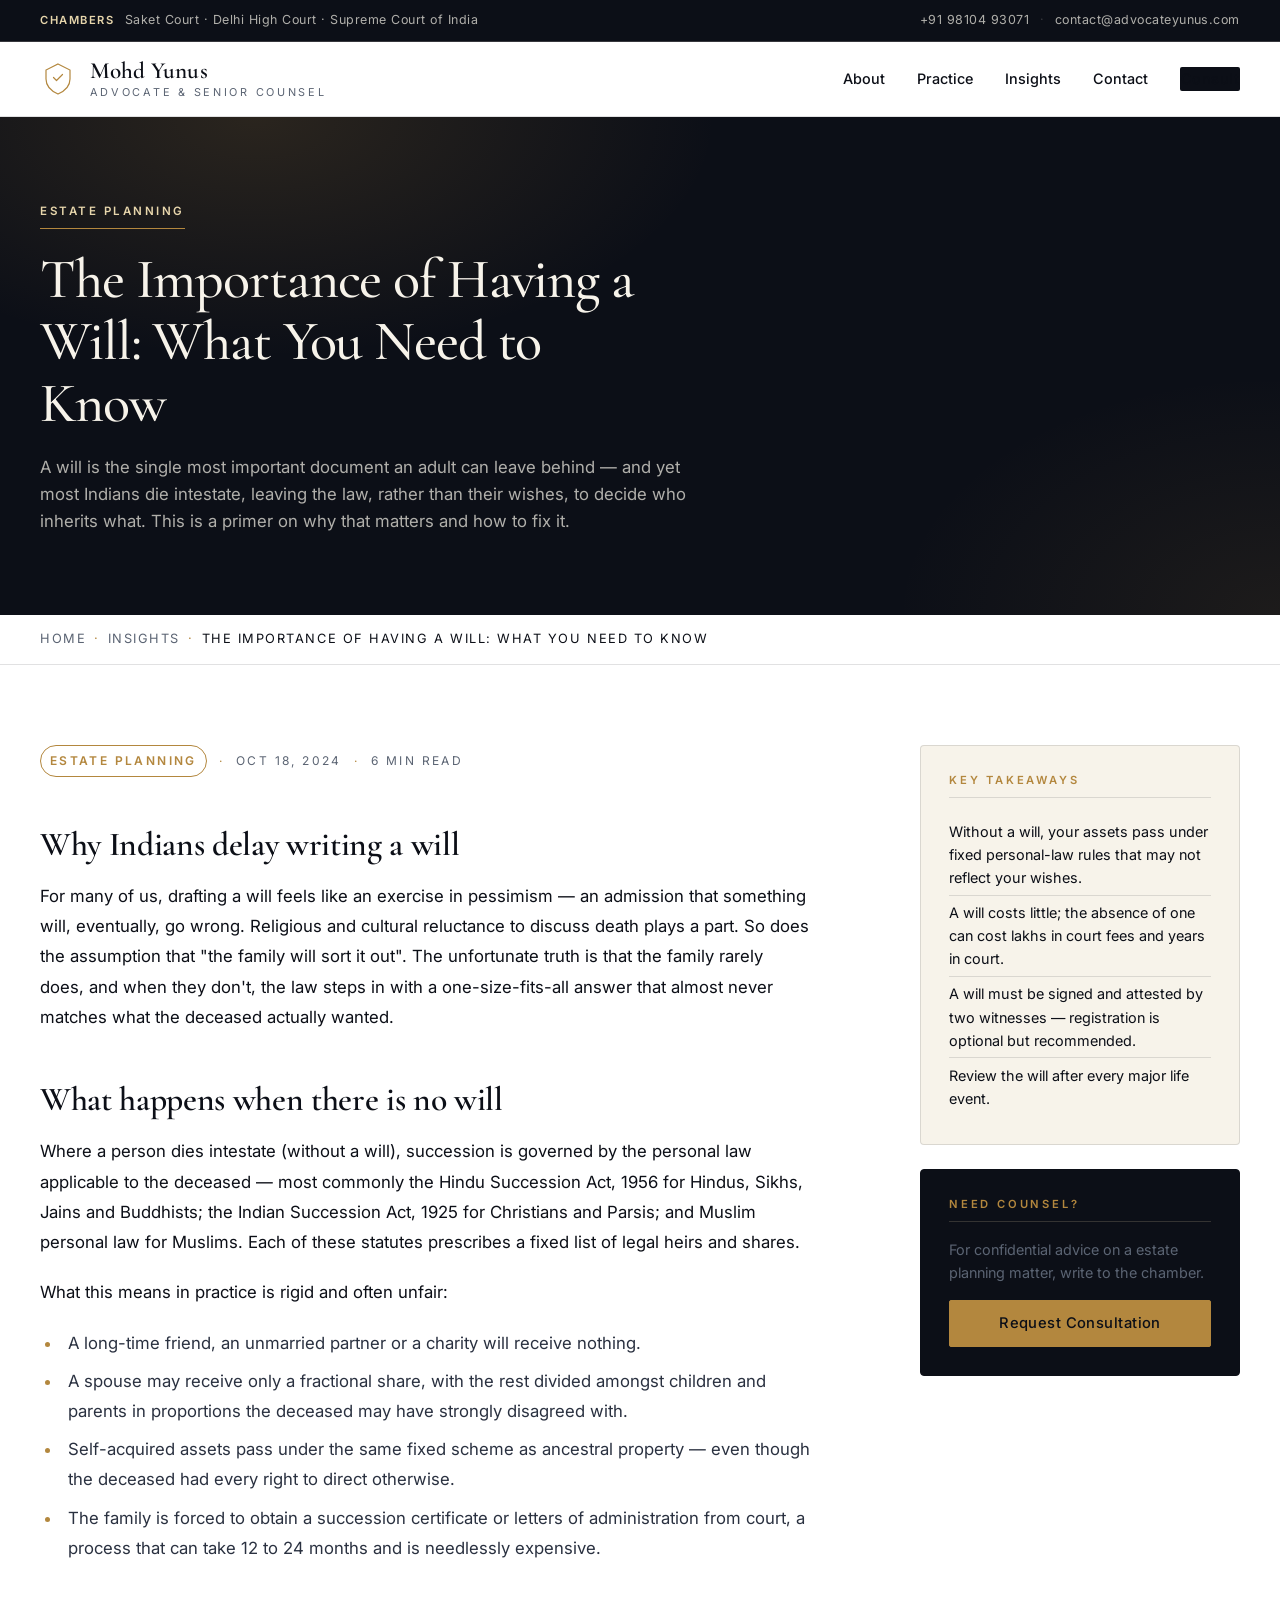
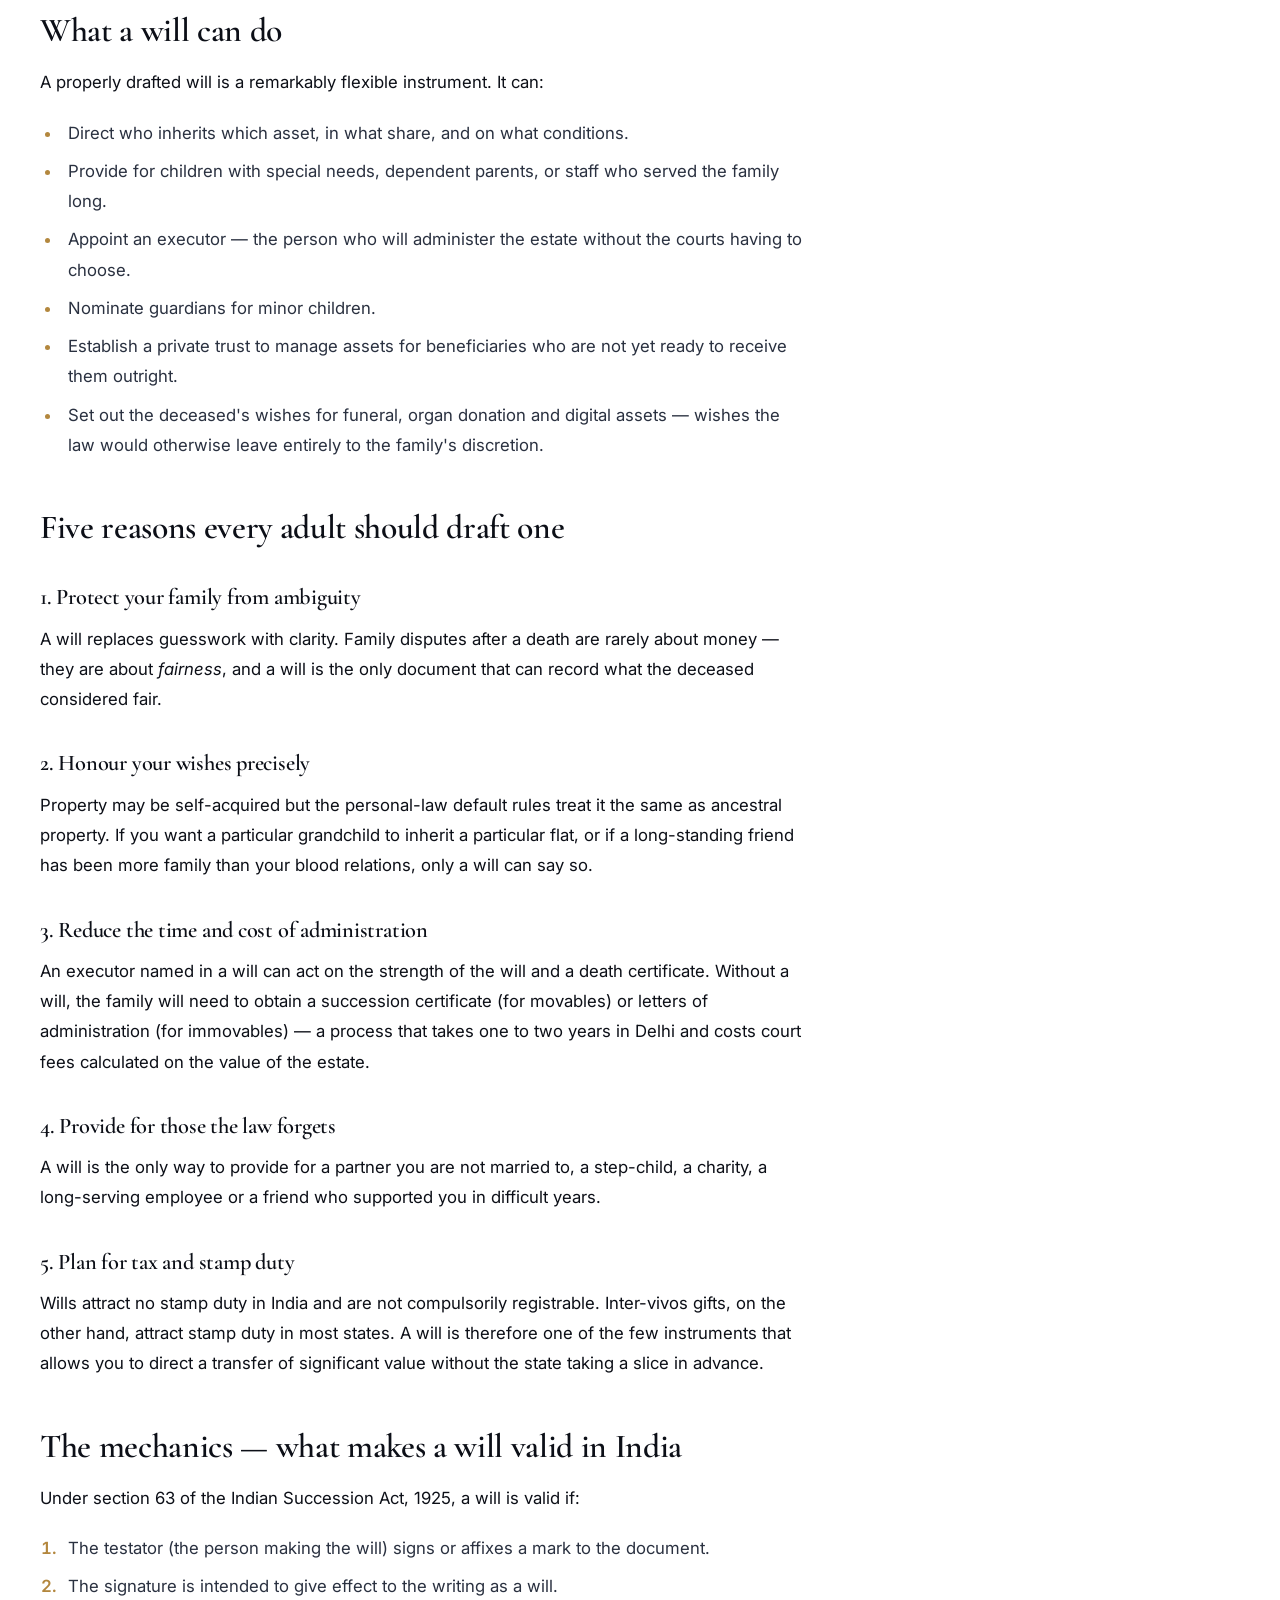
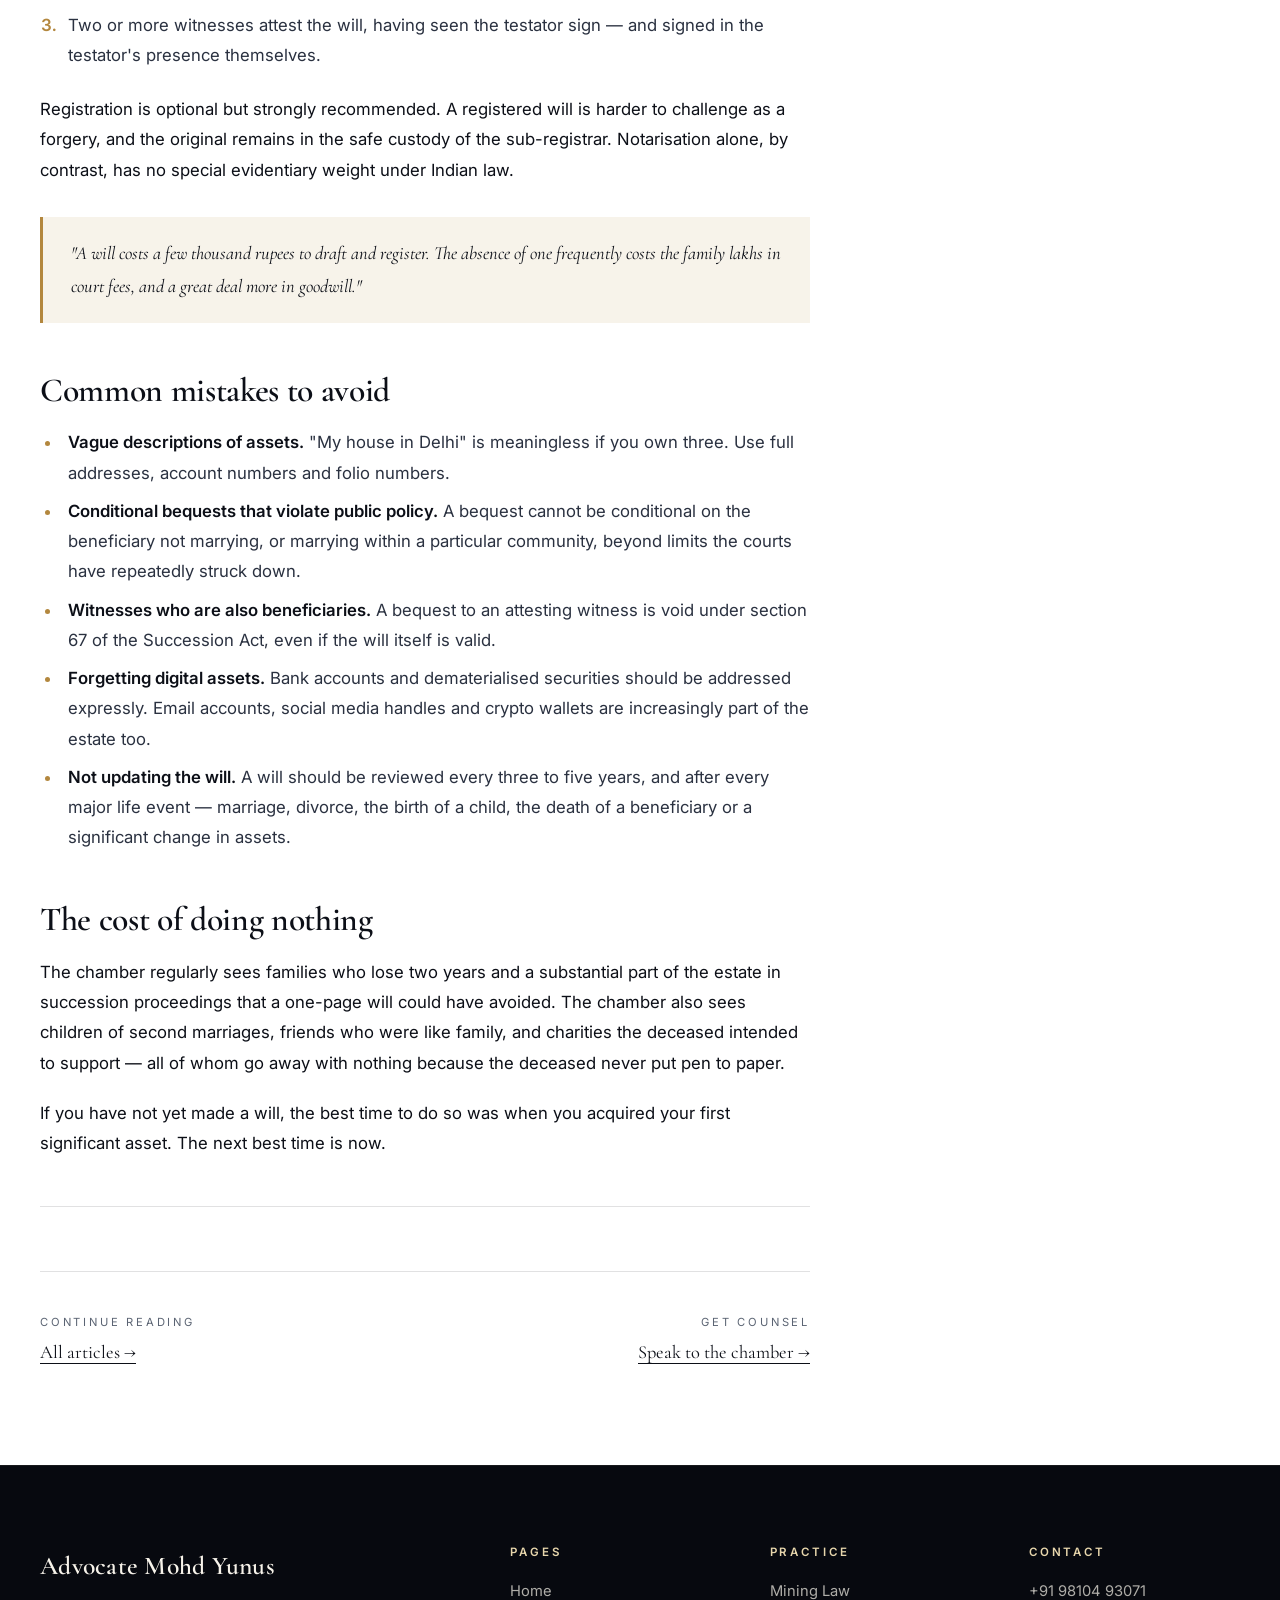
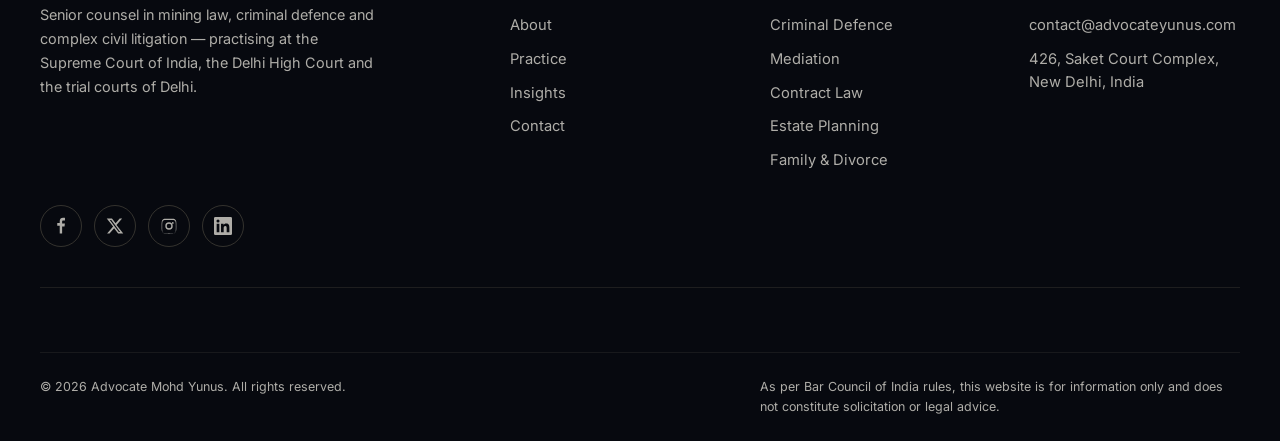
<file: blog/the-importance-of-having-a-will-what-you-need-to-know/index.html>
<!DOCTYPE html>
<html lang="en">
<head>
    <meta charset="UTF-8">
    <meta name="viewport" content="width=device-width, initial-scale=1.0">
    <title>The Importance of Having a Will: What You Need to Know | Advocate Mohd Yunus</title>
    <meta name="description" content="A will is the single most important document an adult can leave behind — and yet most Indians die intestate, leaving the law, rather than their wishes, to decid">
    <meta name="author" content="Advocate Mohd Yunus">
    <meta name="robots" content="index, follow, max-image-preview:large">
    <link rel="canonical" href="https://advocateyunus.com/blog/the-importance-of-having-a-will-what-you-need-to-know/">

    <link rel="icon" type="image/svg+xml" href="/assets/img/favicon.svg">
    <link rel="apple-touch-icon" href="/assets/img/favicon.svg">
    <link rel="manifest" href="/site.webmanifest">
    <meta name="theme-color" content="#0c0f17">

    <meta property="og:type" content="article">
    <meta property="og:title" content="The Importance of Having a Will: What You Need to Know | Advocate Mohd Yunus">
    <meta property="og:description" content="A will is the single most important document an adult can leave behind — and yet most Indians die intestate, leaving the law, rather than their wishes, to decid">
    <meta property="og:url" content="https://advocateyunus.com/blog/the-importance-of-having-a-will-what-you-need-to-know/">
    <meta property="og:image" content="https://advocateyunus.com/assets/img/header/main.jpg">
    <meta property="og:locale" content="en_IN">
    <meta property="og:site_name" content="Advocate Mohd Yunus">

    <meta name="twitter:card" content="summary_large_image">
    <meta name="twitter:title" content="The Importance of Having a Will: What You Need to Know | Advocate Mohd Yunus">
    <meta name="twitter:description" content="A will is the single most important document an adult can leave behind — and yet most Indians die intestate, leaving the law, rather than their wishes, to decid">
    <meta name="twitter:image" content="https://advocateyunus.com/assets/img/header/main.jpg">

    <link rel="preconnect" href="https://fonts.googleapis.com">
    <link rel="preconnect" href="https://fonts.gstatic.com" crossorigin>
    <link href="https://fonts.googleapis.com/css2?family=Cormorant+Garamond:wght@400;500;600;700&family=Inter:wght@300;400;500;600;700&display=swap" rel="stylesheet">

    <link rel="stylesheet" href="/assets/css/styles.css">
    <script type="application/ld+json">
    {
      "@context": "https://schema.org",
      "@type": "BlogPosting",
      "headline": "The Importance of Having a Will: What You Need to Know",
      "datePublished": "Oct 18, 2024",
      "author": { "@type": "Person", "name": "Advocate Mohd Yunus" },
      "publisher": { "@type": "Organization", "name": "Advocate Mohd Yunus" },
      "image": "https://advocateyunus.com/assets/img/header/main.jpg",
      "mainEntityOfPage": "https://advocateyunus.com/blog/the-importance-of-having-a-will-what-you-need-to-know/"
    }
    </script>
</head>
<body>

<a class="skip-link" href="#main">Skip to main content</a>

<div class="topbar">
    <div class="container topbar__inner">
        <div class="topbar__left">
            <span class="topbar__item"><span class="topbar__label">Chambers</span> Saket Court · Delhi High Court · Supreme Court of India</span>
        </div>
        <div class="topbar__right">
            <a href="tel:+919810493071" class="topbar__item">+91 98104 93071</a>
            <span class="topbar__divider">·</span>
            <a href="mailto:contact@advocateyunus.com" class="topbar__item">contact@advocateyunus.com</a>
        </div>
    </div>
</div>

<header class="nav" id="nav">
    <div class="container nav__inner">
        <a href="/" class="brand">
            <span class="brand__mark" aria-hidden="true">
                <svg viewBox="0 0 48 48" width="36" height="36" fill="none" stroke="currentColor" stroke-width="1.6">
                    <path d="M24 4 L40 12 L40 24 C40 33 33 40 24 44 C15 40 8 33 8 24 L8 12 Z"/>
                    <path d="M18 22 L22 26 L30 18" stroke-linecap="round" stroke-linejoin="round"/>
                </svg>
            </span>
            <span class="brand__text">
                <span class="brand__name">Mohd Yunus</span>
                <span class="brand__sub">Advocate &amp; Senior Counsel</span>
            </span>
        </a>
        <nav class="nav__links" aria-label="Primary">
            <a href="/about/">About</a>
            <a href="/specialisations/">Practice</a>
            <a href="/blog/">Insights</a>
            <a href="/contact/">Contact</a>
            <a href="/contact/" class="btn btn--ghost">Consult</a>
        </nav>
        <button class="nav__toggle" aria-label="Open menu" aria-expanded="false">
            <span></span><span></span><span></span>
        </button>
    </div>
</header>

<main id="main">


<section class="page-header">
    <div class="container page-header__inner">
        <span class="eyebrow">Estate Planning</span>
        <h1>The Importance of Having a Will: What You Need to Know</h1>
        <p>A will is the single most important document an adult can leave behind — and yet most Indians die intestate, leaving the law, rather than their wishes, to decide who inherits what. This is a primer on why that matters and how to fix it.</p>
    </div>
</section>

<nav class="breadcrumb" aria-label="Breadcrumb">
    <div class="container">
        <ol>
            <li><a href="/">Home</a></li>
            <li><a href="/blog/">Insights</a></li>
            <li aria-current="page">The Importance of Having a Will: What You Need to Know</li>
        </ol>
    </div>
</nav>

<section class="article">
    <div class="container">
        <div class="article__layout">
            <article class="article__body">
                <div class="article__meta">
                    <span class="pill">Estate Planning</span>
                    <span class="dot">·</span>
                    <span>Oct 18, 2024</span>
                    <span class="dot">·</span>
                    <span>6 min read</span>
                </div>
                <h2>Why Indians delay writing a will</h2>
<p>For many of us, drafting a will feels like an exercise in pessimism — an admission that something will, eventually, go wrong. Religious and cultural reluctance to discuss death plays a part. So does the assumption that "the family will sort it out". The unfortunate truth is that the family rarely does, and when they don't, the law steps in with a one-size-fits-all answer that almost never matches what the deceased actually wanted.</p>

<h2>What happens when there is no will</h2>
<p>Where a person dies intestate (without a will), succession is governed by the personal law applicable to the deceased — most commonly the Hindu Succession Act, 1956 for Hindus, Sikhs, Jains and Buddhists; the Indian Succession Act, 1925 for Christians and Parsis; and Muslim personal law for Muslims. Each of these statutes prescribes a fixed list of legal heirs and shares.</p>
<p>What this means in practice is rigid and often unfair:</p>
<ul>
    <li>A long-time friend, an unmarried partner or a charity will receive nothing.</li>
    <li>A spouse may receive only a fractional share, with the rest divided amongst children and parents in proportions the deceased may have strongly disagreed with.</li>
    <li>Self-acquired assets pass under the same fixed scheme as ancestral property — even though the deceased had every right to direct otherwise.</li>
    <li>The family is forced to obtain a succession certificate or letters of administration from court, a process that can take 12 to 24 months and is needlessly expensive.</li>
</ul>

<h2>What a will can do</h2>
<p>A properly drafted will is a remarkably flexible instrument. It can:</p>
<ul>
    <li>Direct who inherits which asset, in what share, and on what conditions.</li>
    <li>Provide for children with special needs, dependent parents, or staff who served the family long.</li>
    <li>Appoint an executor — the person who will administer the estate without the courts having to choose.</li>
    <li>Nominate guardians for minor children.</li>
    <li>Establish a private trust to manage assets for beneficiaries who are not yet ready to receive them outright.</li>
    <li>Set out the deceased's wishes for funeral, organ donation and digital assets — wishes the law would otherwise leave entirely to the family's discretion.</li>
</ul>

<h2>Five reasons every adult should draft one</h2>

<h3>1. Protect your family from ambiguity</h3>
<p>A will replaces guesswork with clarity. Family disputes after a death are rarely about money — they are about <em>fairness</em>, and a will is the only document that can record what the deceased considered fair.</p>

<h3>2. Honour your wishes precisely</h3>
<p>Property may be self-acquired but the personal-law default rules treat it the same as ancestral property. If you want a particular grandchild to inherit a particular flat, or if a long-standing friend has been more family than your blood relations, only a will can say so.</p>

<h3>3. Reduce the time and cost of administration</h3>
<p>An executor named in a will can act on the strength of the will and a death certificate. Without a will, the family will need to obtain a succession certificate (for movables) or letters of administration (for immovables) — a process that takes one to two years in Delhi and costs court fees calculated on the value of the estate.</p>

<h3>4. Provide for those the law forgets</h3>
<p>A will is the only way to provide for a partner you are not married to, a step-child, a charity, a long-serving employee or a friend who supported you in difficult years.</p>

<h3>5. Plan for tax and stamp duty</h3>
<p>Wills attract no stamp duty in India and are not compulsorily registrable. Inter-vivos gifts, on the other hand, attract stamp duty in most states. A will is therefore one of the few instruments that allows you to direct a transfer of significant value without the state taking a slice in advance.</p>

<h2>The mechanics — what makes a will valid in India</h2>
<p>Under section 63 of the Indian Succession Act, 1925, a will is valid if:</p>
<ol>
    <li>The testator (the person making the will) signs or affixes a mark to the document.</li>
    <li>The signature is intended to give effect to the writing as a will.</li>
    <li>Two or more witnesses attest the will, having seen the testator sign — and signed in the testator's presence themselves.</li>
</ol>
<p>Registration is optional but strongly recommended. A registered will is harder to challenge as a forgery, and the original remains in the safe custody of the sub-registrar. Notarisation alone, by contrast, has no special evidentiary weight under Indian law.</p>

<blockquote>"A will costs a few thousand rupees to draft and register. The absence of one frequently costs the family lakhs in court fees, and a great deal more in goodwill."</blockquote>

<h2>Common mistakes to avoid</h2>
<ul>
    <li><strong>Vague descriptions of assets.</strong> "My house in Delhi" is meaningless if you own three. Use full addresses, account numbers and folio numbers.</li>
    <li><strong>Conditional bequests that violate public policy.</strong> A bequest cannot be conditional on the beneficiary not marrying, or marrying within a particular community, beyond limits the courts have repeatedly struck down.</li>
    <li><strong>Witnesses who are also beneficiaries.</strong> A bequest to an attesting witness is void under section 67 of the Succession Act, even if the will itself is valid.</li>
    <li><strong>Forgetting digital assets.</strong> Bank accounts and dematerialised securities should be addressed expressly. Email accounts, social media handles and crypto wallets are increasingly part of the estate too.</li>
    <li><strong>Not updating the will.</strong> A will should be reviewed every three to five years, and after every major life event — marriage, divorce, the birth of a child, the death of a beneficiary or a significant change in assets.</li>
</ul>

<h2>The cost of doing nothing</h2>
<p>The chamber regularly sees families who lose two years and a substantial part of the estate in succession proceedings that a one-page will could have avoided. The chamber also sees children of second marriages, friends who were like family, and charities the deceased intended to support — all of whom go away with nothing because the deceased never put pen to paper.</p>
<p>If you have not yet made a will, the best time to do so was when you acquired your first significant asset. The next best time is now.</p>

                <hr>

                <div class="article__footer">
                    <div>
                        <span class="label">Continue Reading</span>
                        <a href="/blog/">All articles →</a>
                    </div>
                    <div style="text-align: right;">
                        <span class="label">Get Counsel</span>
                        <a href="/contact/">Speak to the chamber →</a>
                    </div>
                </div>
            </article>

            <aside class="article__aside">
                <div class="aside-card">
                    <h4>Key Takeaways</h4>
                    <ul>
                        <li>Without a will, your assets pass under fixed personal-law rules that may not reflect your wishes.</li>
                        <li>A will costs little; the absence of one can cost lakhs in court fees and years in court.</li>
                        <li>A will must be signed and attested by two witnesses — registration is optional but recommended.</li>
                        <li>Review the will after every major life event.</li>
                    </ul>
                </div>
                <div class="aside-card aside-card--dark">
                    <h4>Need Counsel?</h4>
                    <p>For confidential advice on a estate planning matter, write to the chamber.</p>
                    <a href="/contact/" class="btn btn--primary" style="background: var(--gold); border-color: var(--gold); color: var(--ink);">Request Consultation</a>
                </div>
            </aside>
        </div>
    </div>
</section>

</main>

<footer class="footer">
    <div class="container footer__inner">
        <div class="footer__brand">
            <span class="brand__name">Advocate Mohd Yunus</span>
            <p>Senior counsel in mining law, criminal defence and complex civil litigation — practising at the Supreme Court of India, the Delhi High Court and the trial courts of Delhi.</p>
        </div>
        <div class="footer__col">
            <h4>Pages</h4>
            <ul>
                <li><a href="/">Home</a></li>
                <li><a href="/about/">About</a></li>
                <li><a href="/specialisations/">Practice</a></li>
                <li><a href="/blog/">Insights</a></li>
                <li><a href="/contact/">Contact</a></li>
            </ul>
        </div>
        <div class="footer__col">
            <h4>Practice</h4>
            <ul>
                <li><a href="/specialisations/mining-laws/">Mining Law</a></li>
                <li><a href="/specialisations/criminal-law/">Criminal Defence</a></li>
                <li><a href="/specialisations/mediation-law/">Mediation</a></li>
                <li><a href="/specialisations/contract-law/">Contract Law</a></li>
                <li><a href="/specialisations/estate-planning-law/">Estate Planning</a></li>
                <li><a href="/specialisations/divorce-law/">Family &amp; Divorce</a></li>
            </ul>
        </div>
        <div class="footer__col">
            <h4>Contact</h4>
            <ul>
                <li><a href="tel:+919810493071">+91 98104 93071</a></li>
                <li><a href="mailto:contact@advocateyunus.com">contact@advocateyunus.com</a></li>
                <li>426, Saket Court Complex,<br>New Delhi, India</li>
            </ul>
        </div>
        <div class="footer__social" aria-label="Social media">
            <a href="https://www.facebook.com/yunus.mohd.520" target="_blank" rel="noopener noreferrer" aria-label="Facebook"><svg viewBox="0 0 24 24" aria-hidden="true"><path d="M13.5 22V12.5h3.2l.5-3.7h-3.7V6.4c0-1.1.3-1.8 1.8-1.8h2V1.2C17 1.1 15.9 1 14.7 1c-2.6 0-4.4 1.6-4.4 4.5v2.5H7v3.7h3.3V22h3.2z"/></svg></a>
            <a href="https://x.com/Advocateyunus1" target="_blank" rel="noopener noreferrer" aria-label="X (Twitter)"><svg viewBox="0 0 24 24" aria-hidden="true"><path d="M18.244 2H21.5l-7.5 8.572L23 22h-6.825l-5.348-6.99L4.7 22H1.444l8.04-9.187L1 2h6.99l4.83 6.388L18.244 2zm-1.18 18h1.825L7.012 4H5.054l12.01 16z"/></svg></a>
            <a href="https://www.instagram.com/advocateyunus.delhi/" target="_blank" rel="noopener noreferrer" aria-label="Instagram"><svg viewBox="0 0 24 24" aria-hidden="true"><path d="M12 2.2c3.2 0 3.6 0 4.8.1 1.2.1 1.8.2 2.2.4.6.2 1 .5 1.4.9.4.4.7.9.9 1.4.2.4.4 1 .4 2.2.1 1.2.1 1.6.1 4.8s0 3.6-.1 4.8c-.1 1.2-.2 1.8-.4 2.2-.2.6-.5 1-.9 1.4-.4.4-.9.7-1.4.9-.4.2-1 .4-2.2.4-1.2.1-1.6.1-4.8.1s-3.6 0-4.8-.1c-1.2-.1-1.8-.2-2.2-.4-.6-.2-1-.5-1.4-.9-.4-.4-.7-.9-.9-1.4-.2-.4-.4-1-.4-2.2C2.2 15.6 2.2 15.2 2.2 12s0-3.6.1-4.8c.1-1.2.2-1.8.4-2.2.2-.6.5-1 .9-1.4.4-.4.9-.7 1.4-.9.4-.2 1-.4 2.2-.4C8.4 2.2 8.8 2.2 12 2.2zm0 1.8c-3.2 0-3.5 0-4.7.1-1.1.1-1.7.2-2.1.3-.5.2-.9.4-1.2.7-.4.4-.6.8-.7 1.2-.1.4-.3 1-.3 2.1-.1 1.2-.1 1.5-.1 4.7s0 3.5.1 4.7c.1 1.1.2 1.7.3 2.1.2.5.4.9.7 1.2.4.4.8.6 1.2.7.4.1 1 .3 2.1.3 1.2.1 1.5.1 4.7.1s3.5 0 4.7-.1c1.1-.1 1.7-.2 2.1-.3.5-.2.9-.4 1.2-.7.4-.4.6-.8.7-1.2.1-.4.3-1 .3-2.1.1-1.2.1-1.5.1-4.7s0-3.5-.1-4.7c-.1-1.1-.2-1.7-.3-2.1-.2-.5-.4-.9-.7-1.2-.4-.4-.8-.6-1.2-.7-.4-.1-1-.3-2.1-.3C15.5 4 15.2 4 12 4zm0 3.1A4.9 4.9 0 1 1 12 17a4.9 4.9 0 0 1 0-9.9zm0 1.8a3.1 3.1 0 1 0 0 6.2 3.1 3.1 0 0 0 0-6.2zm5.1-2.1a1.15 1.15 0 1 1 0 2.3 1.15 1.15 0 0 1 0-2.3z"/></svg></a>
            <a href="https://www.linkedin.com/in/m-yunus-advocate-58a69a46/" target="_blank" rel="noopener noreferrer" aria-label="LinkedIn"><svg viewBox="0 0 24 24" aria-hidden="true"><path d="M20.45 20.45h-3.55v-5.57c0-1.33-.02-3.04-1.85-3.04-1.86 0-2.14 1.45-2.14 2.95v5.66H9.36V9h3.41v1.56h.05c.48-.91 1.65-1.86 3.39-1.86 3.62 0 4.29 2.39 4.29 5.49v6.26zM5.34 7.43a2.06 2.06 0 1 1 0-4.12 2.06 2.06 0 0 1 0 4.12zM7.12 20.45H3.56V9h3.56v11.45zM22.22 0H1.78A1.76 1.76 0 0 0 0 1.74v20.52A1.76 1.76 0 0 0 1.78 24h20.44A1.77 1.77 0 0 0 24 22.26V1.74A1.77 1.77 0 0 0 22.22 0z"/></svg></a>
        </div>
    </div>
    <div class="container footer__base">
        <span>© <span id="year"></span> Advocate Mohd Yunus. All rights reserved.</span>
        <span class="footer__disclaimer">As per Bar Council of India rules, this website is for information only and does not constitute solicitation or legal advice.</span>
    </div>
</footer>

<script src="/assets/js/main.js" defer></script>
</body>
</html>
</file>
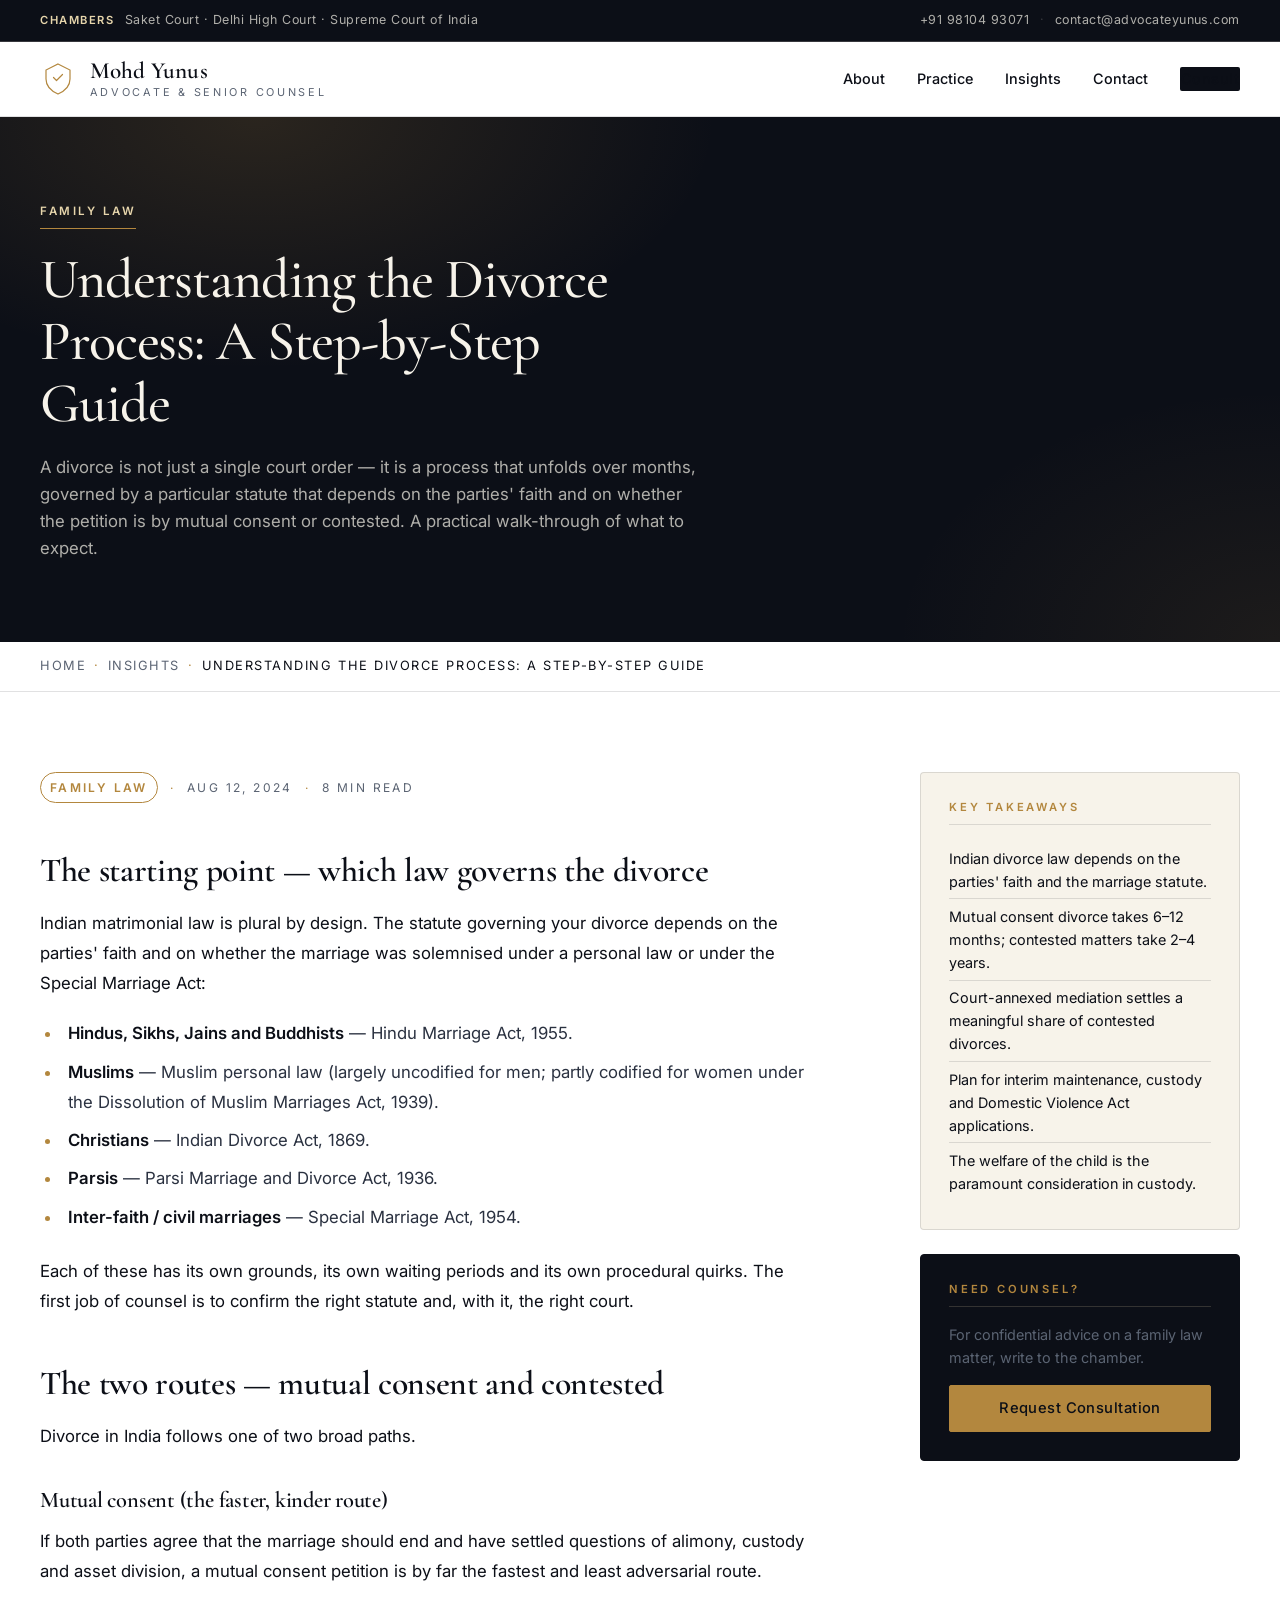
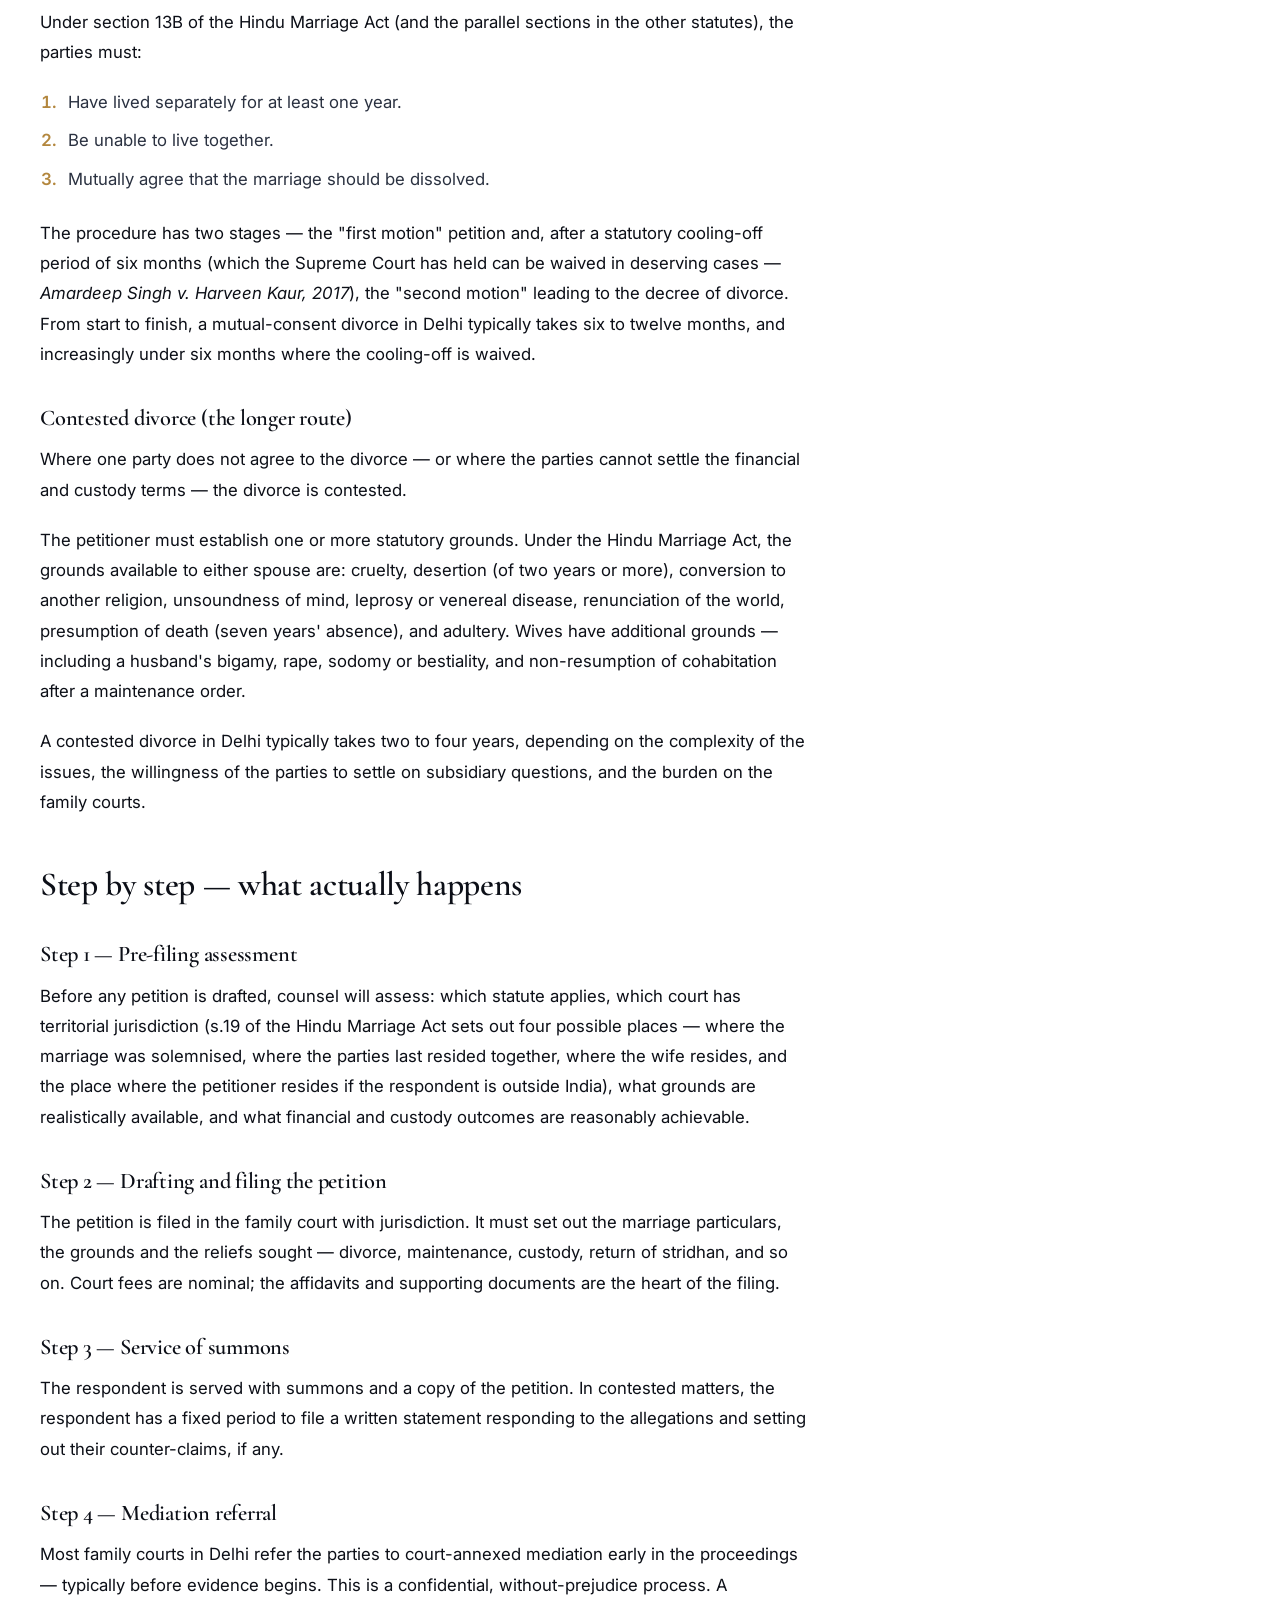
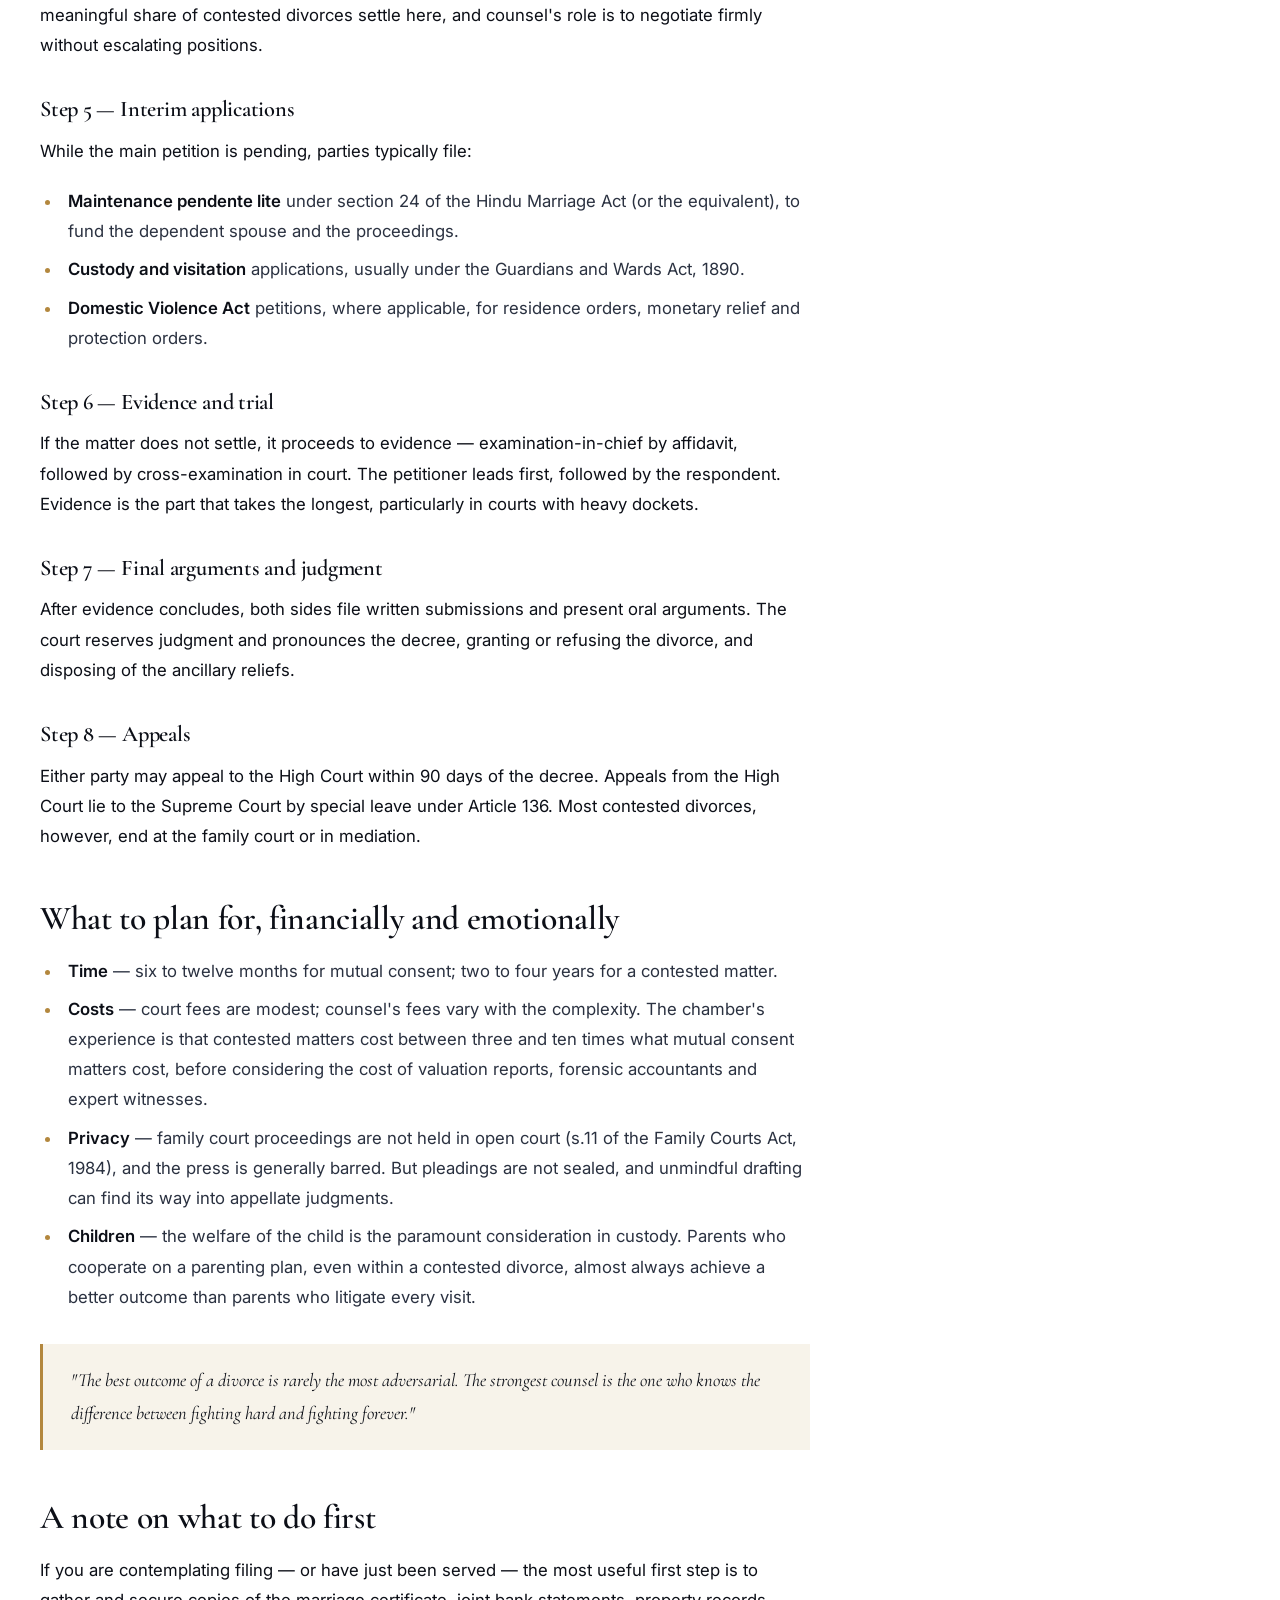
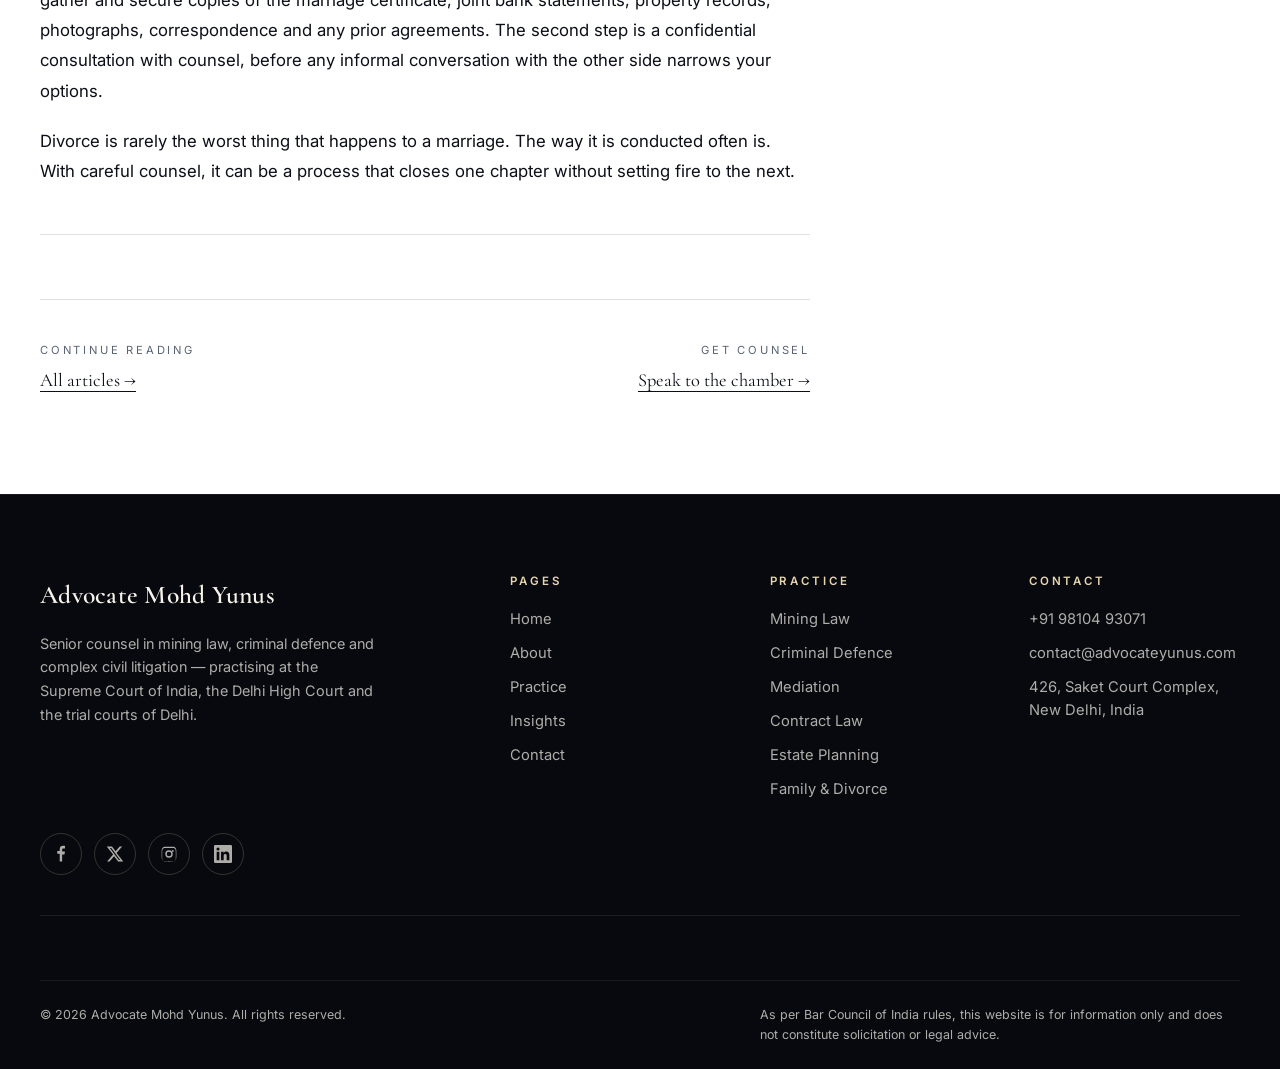
<file: blog/understanding-the-divorce-process-a-step-by-step-guide/index.html>
<!DOCTYPE html>
<html lang="en">
<head>
    <meta charset="UTF-8">
    <meta name="viewport" content="width=device-width, initial-scale=1.0">
    <title>Understanding the Divorce Process: A Step-by-Step Guide | Advocate Mohd Yunus</title>
    <meta name="description" content="A divorce is not just a single court order — it is a process that unfolds over months, governed by a particular statute that depends on the parties' faith and o">
    <meta name="author" content="Advocate Mohd Yunus">
    <meta name="robots" content="index, follow, max-image-preview:large">
    <link rel="canonical" href="https://advocateyunus.com/blog/understanding-the-divorce-process-a-step-by-step-guide/">

    <link rel="icon" type="image/svg+xml" href="/assets/img/favicon.svg">
    <link rel="apple-touch-icon" href="/assets/img/favicon.svg">
    <link rel="manifest" href="/site.webmanifest">
    <meta name="theme-color" content="#0c0f17">

    <meta property="og:type" content="article">
    <meta property="og:title" content="Understanding the Divorce Process: A Step-by-Step Guide | Advocate Mohd Yunus">
    <meta property="og:description" content="A divorce is not just a single court order — it is a process that unfolds over months, governed by a particular statute that depends on the parties' faith and o">
    <meta property="og:url" content="https://advocateyunus.com/blog/understanding-the-divorce-process-a-step-by-step-guide/">
    <meta property="og:image" content="https://advocateyunus.com/assets/img/header/main.jpg">
    <meta property="og:locale" content="en_IN">
    <meta property="og:site_name" content="Advocate Mohd Yunus">

    <meta name="twitter:card" content="summary_large_image">
    <meta name="twitter:title" content="Understanding the Divorce Process: A Step-by-Step Guide | Advocate Mohd Yunus">
    <meta name="twitter:description" content="A divorce is not just a single court order — it is a process that unfolds over months, governed by a particular statute that depends on the parties' faith and o">
    <meta name="twitter:image" content="https://advocateyunus.com/assets/img/header/main.jpg">

    <link rel="preconnect" href="https://fonts.googleapis.com">
    <link rel="preconnect" href="https://fonts.gstatic.com" crossorigin>
    <link href="https://fonts.googleapis.com/css2?family=Cormorant+Garamond:wght@400;500;600;700&family=Inter:wght@300;400;500;600;700&display=swap" rel="stylesheet">

    <link rel="stylesheet" href="/assets/css/styles.css">
    <script type="application/ld+json">
    {
      "@context": "https://schema.org",
      "@type": "BlogPosting",
      "headline": "Understanding the Divorce Process: A Step-by-Step Guide",
      "datePublished": "Aug 12, 2024",
      "author": { "@type": "Person", "name": "Advocate Mohd Yunus" },
      "publisher": { "@type": "Organization", "name": "Advocate Mohd Yunus" },
      "image": "https://advocateyunus.com/assets/img/header/main.jpg",
      "mainEntityOfPage": "https://advocateyunus.com/blog/understanding-the-divorce-process-a-step-by-step-guide/"
    }
    </script>
</head>
<body>

<a class="skip-link" href="#main">Skip to main content</a>

<div class="topbar">
    <div class="container topbar__inner">
        <div class="topbar__left">
            <span class="topbar__item"><span class="topbar__label">Chambers</span> Saket Court · Delhi High Court · Supreme Court of India</span>
        </div>
        <div class="topbar__right">
            <a href="tel:+919810493071" class="topbar__item">+91 98104 93071</a>
            <span class="topbar__divider">·</span>
            <a href="mailto:contact@advocateyunus.com" class="topbar__item">contact@advocateyunus.com</a>
        </div>
    </div>
</div>

<header class="nav" id="nav">
    <div class="container nav__inner">
        <a href="/" class="brand">
            <span class="brand__mark" aria-hidden="true">
                <svg viewBox="0 0 48 48" width="36" height="36" fill="none" stroke="currentColor" stroke-width="1.6">
                    <path d="M24 4 L40 12 L40 24 C40 33 33 40 24 44 C15 40 8 33 8 24 L8 12 Z"/>
                    <path d="M18 22 L22 26 L30 18" stroke-linecap="round" stroke-linejoin="round"/>
                </svg>
            </span>
            <span class="brand__text">
                <span class="brand__name">Mohd Yunus</span>
                <span class="brand__sub">Advocate &amp; Senior Counsel</span>
            </span>
        </a>
        <nav class="nav__links" aria-label="Primary">
            <a href="/about/">About</a>
            <a href="/specialisations/">Practice</a>
            <a href="/blog/">Insights</a>
            <a href="/contact/">Contact</a>
            <a href="/contact/" class="btn btn--ghost">Consult</a>
        </nav>
        <button class="nav__toggle" aria-label="Open menu" aria-expanded="false">
            <span></span><span></span><span></span>
        </button>
    </div>
</header>

<main id="main">


<section class="page-header">
    <div class="container page-header__inner">
        <span class="eyebrow">Family Law</span>
        <h1>Understanding the Divorce Process: A Step-by-Step Guide</h1>
        <p>A divorce is not just a single court order — it is a process that unfolds over months, governed by a particular statute that depends on the parties' faith and on whether the petition is by mutual consent or contested. A practical walk-through of what to expect.</p>
    </div>
</section>

<nav class="breadcrumb" aria-label="Breadcrumb">
    <div class="container">
        <ol>
            <li><a href="/">Home</a></li>
            <li><a href="/blog/">Insights</a></li>
            <li aria-current="page">Understanding the Divorce Process: A Step-by-Step Guide</li>
        </ol>
    </div>
</nav>

<section class="article">
    <div class="container">
        <div class="article__layout">
            <article class="article__body">
                <div class="article__meta">
                    <span class="pill">Family Law</span>
                    <span class="dot">·</span>
                    <span>Aug 12, 2024</span>
                    <span class="dot">·</span>
                    <span>8 min read</span>
                </div>
                <h2>The starting point — which law governs the divorce</h2>
<p>Indian matrimonial law is plural by design. The statute governing your divorce depends on the parties' faith and on whether the marriage was solemnised under a personal law or under the Special Marriage Act:</p>
<ul>
    <li><strong>Hindus, Sikhs, Jains and Buddhists</strong> — Hindu Marriage Act, 1955.</li>
    <li><strong>Muslims</strong> — Muslim personal law (largely uncodified for men; partly codified for women under the Dissolution of Muslim Marriages Act, 1939).</li>
    <li><strong>Christians</strong> — Indian Divorce Act, 1869.</li>
    <li><strong>Parsis</strong> — Parsi Marriage and Divorce Act, 1936.</li>
    <li><strong>Inter-faith / civil marriages</strong> — Special Marriage Act, 1954.</li>
</ul>
<p>Each of these has its own grounds, its own waiting periods and its own procedural quirks. The first job of counsel is to confirm the right statute and, with it, the right court.</p>

<h2>The two routes — mutual consent and contested</h2>
<p>Divorce in India follows one of two broad paths.</p>

<h3>Mutual consent (the faster, kinder route)</h3>
<p>If both parties agree that the marriage should end and have settled questions of alimony, custody and asset division, a mutual consent petition is by far the fastest and least adversarial route.</p>
<p>Under section 13B of the Hindu Marriage Act (and the parallel sections in the other statutes), the parties must:</p>
<ol>
    <li>Have lived separately for at least one year.</li>
    <li>Be unable to live together.</li>
    <li>Mutually agree that the marriage should be dissolved.</li>
</ol>
<p>The procedure has two stages — the "first motion" petition and, after a statutory cooling-off period of six months (which the Supreme Court has held can be waived in deserving cases — <em>Amardeep Singh v. Harveen Kaur, 2017</em>), the "second motion" leading to the decree of divorce. From start to finish, a mutual-consent divorce in Delhi typically takes six to twelve months, and increasingly under six months where the cooling-off is waived.</p>

<h3>Contested divorce (the longer route)</h3>
<p>Where one party does not agree to the divorce — or where the parties cannot settle the financial and custody terms — the divorce is contested.</p>
<p>The petitioner must establish one or more statutory grounds. Under the Hindu Marriage Act, the grounds available to either spouse are: cruelty, desertion (of two years or more), conversion to another religion, unsoundness of mind, leprosy or venereal disease, renunciation of the world, presumption of death (seven years' absence), and adultery. Wives have additional grounds — including a husband's bigamy, rape, sodomy or bestiality, and non-resumption of cohabitation after a maintenance order.</p>
<p>A contested divorce in Delhi typically takes two to four years, depending on the complexity of the issues, the willingness of the parties to settle on subsidiary questions, and the burden on the family courts.</p>

<h2>Step by step — what actually happens</h2>

<h3>Step 1 — Pre-filing assessment</h3>
<p>Before any petition is drafted, counsel will assess: which statute applies, which court has territorial jurisdiction (s.19 of the Hindu Marriage Act sets out four possible places — where the marriage was solemnised, where the parties last resided together, where the wife resides, and the place where the petitioner resides if the respondent is outside India), what grounds are realistically available, and what financial and custody outcomes are reasonably achievable.</p>

<h3>Step 2 — Drafting and filing the petition</h3>
<p>The petition is filed in the family court with jurisdiction. It must set out the marriage particulars, the grounds and the reliefs sought — divorce, maintenance, custody, return of stridhan, and so on. Court fees are nominal; the affidavits and supporting documents are the heart of the filing.</p>

<h3>Step 3 — Service of summons</h3>
<p>The respondent is served with summons and a copy of the petition. In contested matters, the respondent has a fixed period to file a written statement responding to the allegations and setting out their counter-claims, if any.</p>

<h3>Step 4 — Mediation referral</h3>
<p>Most family courts in Delhi refer the parties to court-annexed mediation early in the proceedings — typically before evidence begins. This is a confidential, without-prejudice process. A meaningful share of contested divorces settle here, and counsel's role is to negotiate firmly without escalating positions.</p>

<h3>Step 5 — Interim applications</h3>
<p>While the main petition is pending, parties typically file:</p>
<ul>
    <li><strong>Maintenance pendente lite</strong> under section 24 of the Hindu Marriage Act (or the equivalent), to fund the dependent spouse and the proceedings.</li>
    <li><strong>Custody and visitation</strong> applications, usually under the Guardians and Wards Act, 1890.</li>
    <li><strong>Domestic Violence Act</strong> petitions, where applicable, for residence orders, monetary relief and protection orders.</li>
</ul>

<h3>Step 6 — Evidence and trial</h3>
<p>If the matter does not settle, it proceeds to evidence — examination-in-chief by affidavit, followed by cross-examination in court. The petitioner leads first, followed by the respondent. Evidence is the part that takes the longest, particularly in courts with heavy dockets.</p>

<h3>Step 7 — Final arguments and judgment</h3>
<p>After evidence concludes, both sides file written submissions and present oral arguments. The court reserves judgment and pronounces the decree, granting or refusing the divorce, and disposing of the ancillary reliefs.</p>

<h3>Step 8 — Appeals</h3>
<p>Either party may appeal to the High Court within 90 days of the decree. Appeals from the High Court lie to the Supreme Court by special leave under Article 136. Most contested divorces, however, end at the family court or in mediation.</p>

<h2>What to plan for, financially and emotionally</h2>
<ul>
    <li><strong>Time</strong> — six to twelve months for mutual consent; two to four years for a contested matter.</li>
    <li><strong>Costs</strong> — court fees are modest; counsel's fees vary with the complexity. The chamber's experience is that contested matters cost between three and ten times what mutual consent matters cost, before considering the cost of valuation reports, forensic accountants and expert witnesses.</li>
    <li><strong>Privacy</strong> — family court proceedings are not held in open court (s.11 of the Family Courts Act, 1984), and the press is generally barred. But pleadings are not sealed, and unmindful drafting can find its way into appellate judgments.</li>
    <li><strong>Children</strong> — the welfare of the child is the paramount consideration in custody. Parents who cooperate on a parenting plan, even within a contested divorce, almost always achieve a better outcome than parents who litigate every visit.</li>
</ul>

<blockquote>"The best outcome of a divorce is rarely the most adversarial. The strongest counsel is the one who knows the difference between fighting hard and fighting forever."</blockquote>

<h2>A note on what to do first</h2>
<p>If you are contemplating filing — or have just been served — the most useful first step is to gather and secure copies of the marriage certificate, joint bank statements, property records, photographs, correspondence and any prior agreements. The second step is a confidential consultation with counsel, before any informal conversation with the other side narrows your options.</p>
<p>Divorce is rarely the worst thing that happens to a marriage. The way it is conducted often is. With careful counsel, it can be a process that closes one chapter without setting fire to the next.</p>

                <hr>

                <div class="article__footer">
                    <div>
                        <span class="label">Continue Reading</span>
                        <a href="/blog/">All articles →</a>
                    </div>
                    <div style="text-align: right;">
                        <span class="label">Get Counsel</span>
                        <a href="/contact/">Speak to the chamber →</a>
                    </div>
                </div>
            </article>

            <aside class="article__aside">
                <div class="aside-card">
                    <h4>Key Takeaways</h4>
                    <ul>
                        <li>Indian divorce law depends on the parties' faith and the marriage statute.</li>
                        <li>Mutual consent divorce takes 6–12 months; contested matters take 2–4 years.</li>
                        <li>Court-annexed mediation settles a meaningful share of contested divorces.</li>
                        <li>Plan for interim maintenance, custody and Domestic Violence Act applications.</li>
                        <li>The welfare of the child is the paramount consideration in custody.</li>
                    </ul>
                </div>
                <div class="aside-card aside-card--dark">
                    <h4>Need Counsel?</h4>
                    <p>For confidential advice on a family law matter, write to the chamber.</p>
                    <a href="/contact/" class="btn btn--primary" style="background: var(--gold); border-color: var(--gold); color: var(--ink);">Request Consultation</a>
                </div>
            </aside>
        </div>
    </div>
</section>

</main>

<footer class="footer">
    <div class="container footer__inner">
        <div class="footer__brand">
            <span class="brand__name">Advocate Mohd Yunus</span>
            <p>Senior counsel in mining law, criminal defence and complex civil litigation — practising at the Supreme Court of India, the Delhi High Court and the trial courts of Delhi.</p>
        </div>
        <div class="footer__col">
            <h4>Pages</h4>
            <ul>
                <li><a href="/">Home</a></li>
                <li><a href="/about/">About</a></li>
                <li><a href="/specialisations/">Practice</a></li>
                <li><a href="/blog/">Insights</a></li>
                <li><a href="/contact/">Contact</a></li>
            </ul>
        </div>
        <div class="footer__col">
            <h4>Practice</h4>
            <ul>
                <li><a href="/specialisations/mining-laws/">Mining Law</a></li>
                <li><a href="/specialisations/criminal-law/">Criminal Defence</a></li>
                <li><a href="/specialisations/mediation-law/">Mediation</a></li>
                <li><a href="/specialisations/contract-law/">Contract Law</a></li>
                <li><a href="/specialisations/estate-planning-law/">Estate Planning</a></li>
                <li><a href="/specialisations/divorce-law/">Family &amp; Divorce</a></li>
            </ul>
        </div>
        <div class="footer__col">
            <h4>Contact</h4>
            <ul>
                <li><a href="tel:+919810493071">+91 98104 93071</a></li>
                <li><a href="mailto:contact@advocateyunus.com">contact@advocateyunus.com</a></li>
                <li>426, Saket Court Complex,<br>New Delhi, India</li>
            </ul>
        </div>
        <div class="footer__social" aria-label="Social media">
            <a href="https://www.facebook.com/yunus.mohd.520" target="_blank" rel="noopener noreferrer" aria-label="Facebook"><svg viewBox="0 0 24 24" aria-hidden="true"><path d="M13.5 22V12.5h3.2l.5-3.7h-3.7V6.4c0-1.1.3-1.8 1.8-1.8h2V1.2C17 1.1 15.9 1 14.7 1c-2.6 0-4.4 1.6-4.4 4.5v2.5H7v3.7h3.3V22h3.2z"/></svg></a>
            <a href="https://x.com/Advocateyunus1" target="_blank" rel="noopener noreferrer" aria-label="X (Twitter)"><svg viewBox="0 0 24 24" aria-hidden="true"><path d="M18.244 2H21.5l-7.5 8.572L23 22h-6.825l-5.348-6.99L4.7 22H1.444l8.04-9.187L1 2h6.99l4.83 6.388L18.244 2zm-1.18 18h1.825L7.012 4H5.054l12.01 16z"/></svg></a>
            <a href="https://www.instagram.com/advocateyunus.delhi/" target="_blank" rel="noopener noreferrer" aria-label="Instagram"><svg viewBox="0 0 24 24" aria-hidden="true"><path d="M12 2.2c3.2 0 3.6 0 4.8.1 1.2.1 1.8.2 2.2.4.6.2 1 .5 1.4.9.4.4.7.9.9 1.4.2.4.4 1 .4 2.2.1 1.2.1 1.6.1 4.8s0 3.6-.1 4.8c-.1 1.2-.2 1.8-.4 2.2-.2.6-.5 1-.9 1.4-.4.4-.9.7-1.4.9-.4.2-1 .4-2.2.4-1.2.1-1.6.1-4.8.1s-3.6 0-4.8-.1c-1.2-.1-1.8-.2-2.2-.4-.6-.2-1-.5-1.4-.9-.4-.4-.7-.9-.9-1.4-.2-.4-.4-1-.4-2.2C2.2 15.6 2.2 15.2 2.2 12s0-3.6.1-4.8c.1-1.2.2-1.8.4-2.2.2-.6.5-1 .9-1.4.4-.4.9-.7 1.4-.9.4-.2 1-.4 2.2-.4C8.4 2.2 8.8 2.2 12 2.2zm0 1.8c-3.2 0-3.5 0-4.7.1-1.1.1-1.7.2-2.1.3-.5.2-.9.4-1.2.7-.4.4-.6.8-.7 1.2-.1.4-.3 1-.3 2.1-.1 1.2-.1 1.5-.1 4.7s0 3.5.1 4.7c.1 1.1.2 1.7.3 2.1.2.5.4.9.7 1.2.4.4.8.6 1.2.7.4.1 1 .3 2.1.3 1.2.1 1.5.1 4.7.1s3.5 0 4.7-.1c1.1-.1 1.7-.2 2.1-.3.5-.2.9-.4 1.2-.7.4-.4.6-.8.7-1.2.1-.4.3-1 .3-2.1.1-1.2.1-1.5.1-4.7s0-3.5-.1-4.7c-.1-1.1-.2-1.7-.3-2.1-.2-.5-.4-.9-.7-1.2-.4-.4-.8-.6-1.2-.7-.4-.1-1-.3-2.1-.3C15.5 4 15.2 4 12 4zm0 3.1A4.9 4.9 0 1 1 12 17a4.9 4.9 0 0 1 0-9.9zm0 1.8a3.1 3.1 0 1 0 0 6.2 3.1 3.1 0 0 0 0-6.2zm5.1-2.1a1.15 1.15 0 1 1 0 2.3 1.15 1.15 0 0 1 0-2.3z"/></svg></a>
            <a href="https://www.linkedin.com/in/m-yunus-advocate-58a69a46/" target="_blank" rel="noopener noreferrer" aria-label="LinkedIn"><svg viewBox="0 0 24 24" aria-hidden="true"><path d="M20.45 20.45h-3.55v-5.57c0-1.33-.02-3.04-1.85-3.04-1.86 0-2.14 1.45-2.14 2.95v5.66H9.36V9h3.41v1.56h.05c.48-.91 1.65-1.86 3.39-1.86 3.62 0 4.29 2.39 4.29 5.49v6.26zM5.34 7.43a2.06 2.06 0 1 1 0-4.12 2.06 2.06 0 0 1 0 4.12zM7.12 20.45H3.56V9h3.56v11.45zM22.22 0H1.78A1.76 1.76 0 0 0 0 1.74v20.52A1.76 1.76 0 0 0 1.78 24h20.44A1.77 1.77 0 0 0 24 22.26V1.74A1.77 1.77 0 0 0 22.22 0z"/></svg></a>
        </div>
    </div>
    <div class="container footer__base">
        <span>© <span id="year"></span> Advocate Mohd Yunus. All rights reserved.</span>
        <span class="footer__disclaimer">As per Bar Council of India rules, this website is for information only and does not constitute solicitation or legal advice.</span>
    </div>
</footer>

<script src="/assets/js/main.js" defer></script>
</body>
</html>
</file>
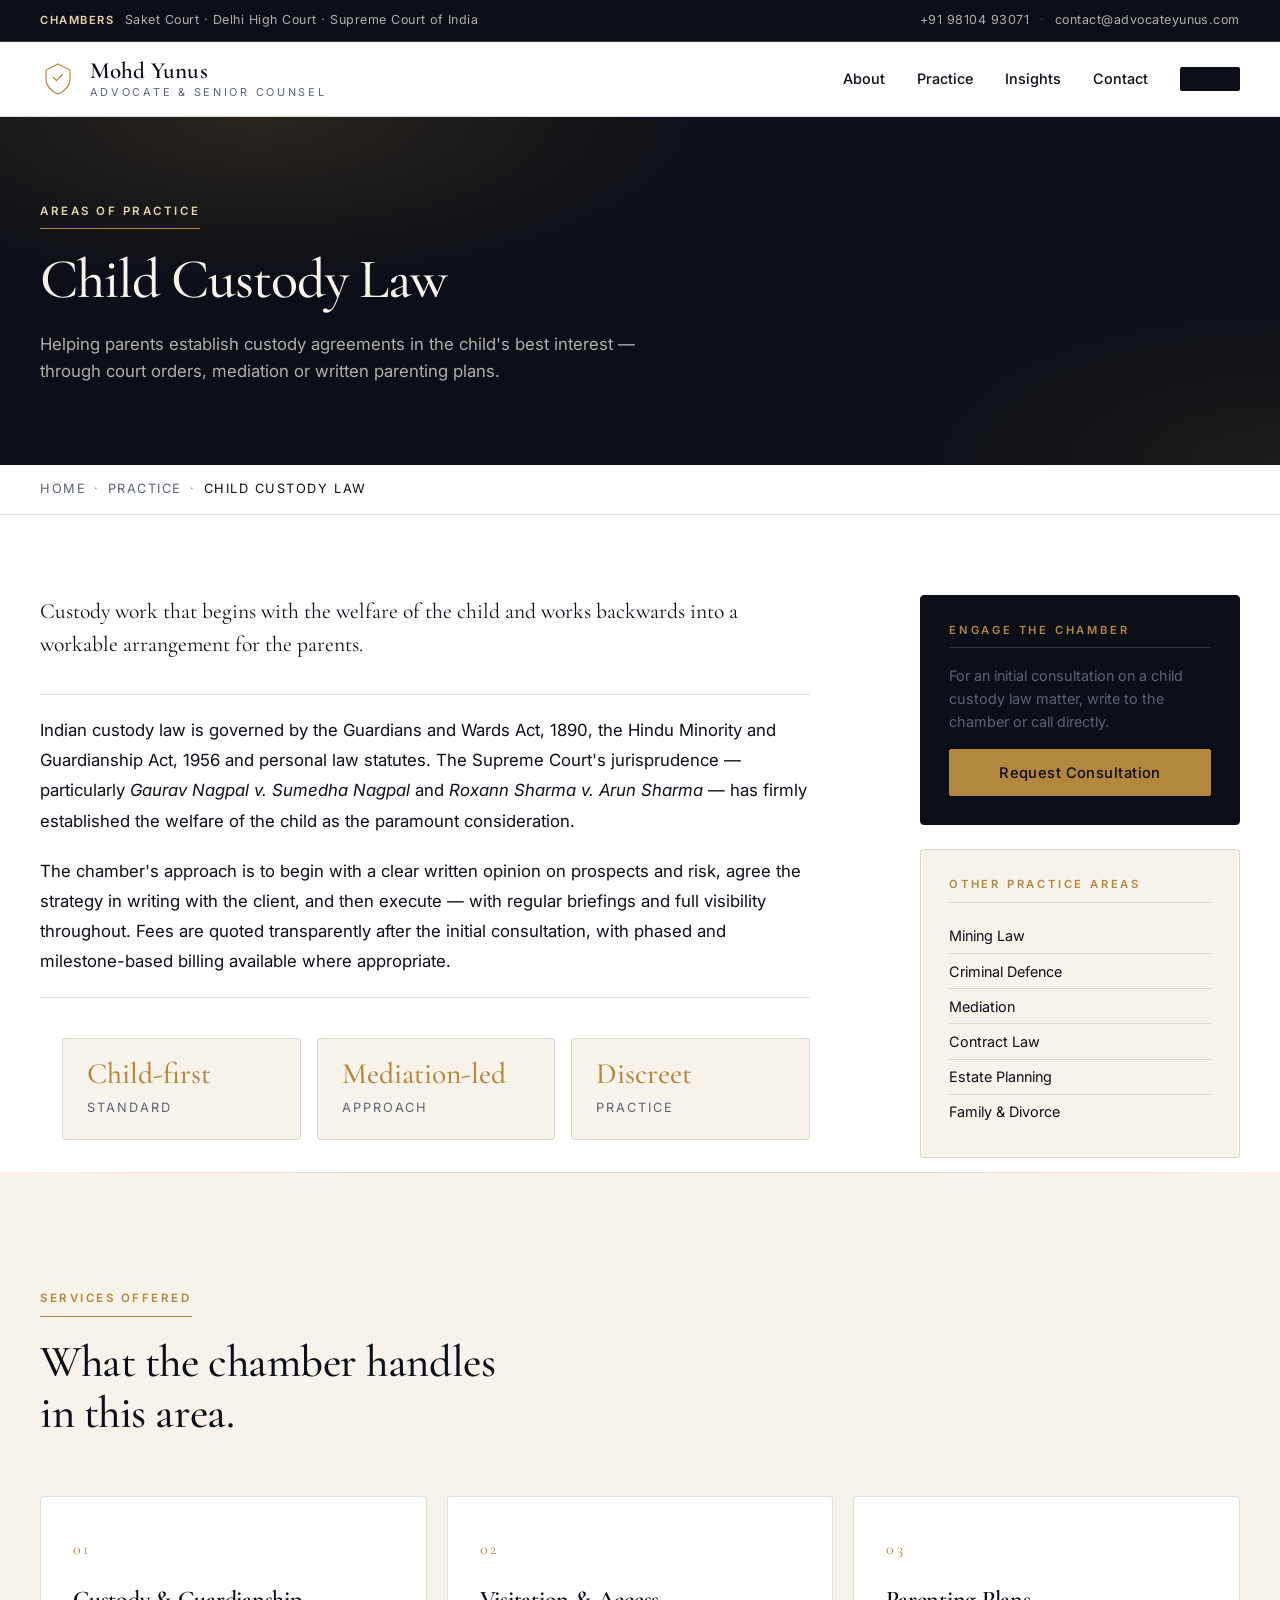
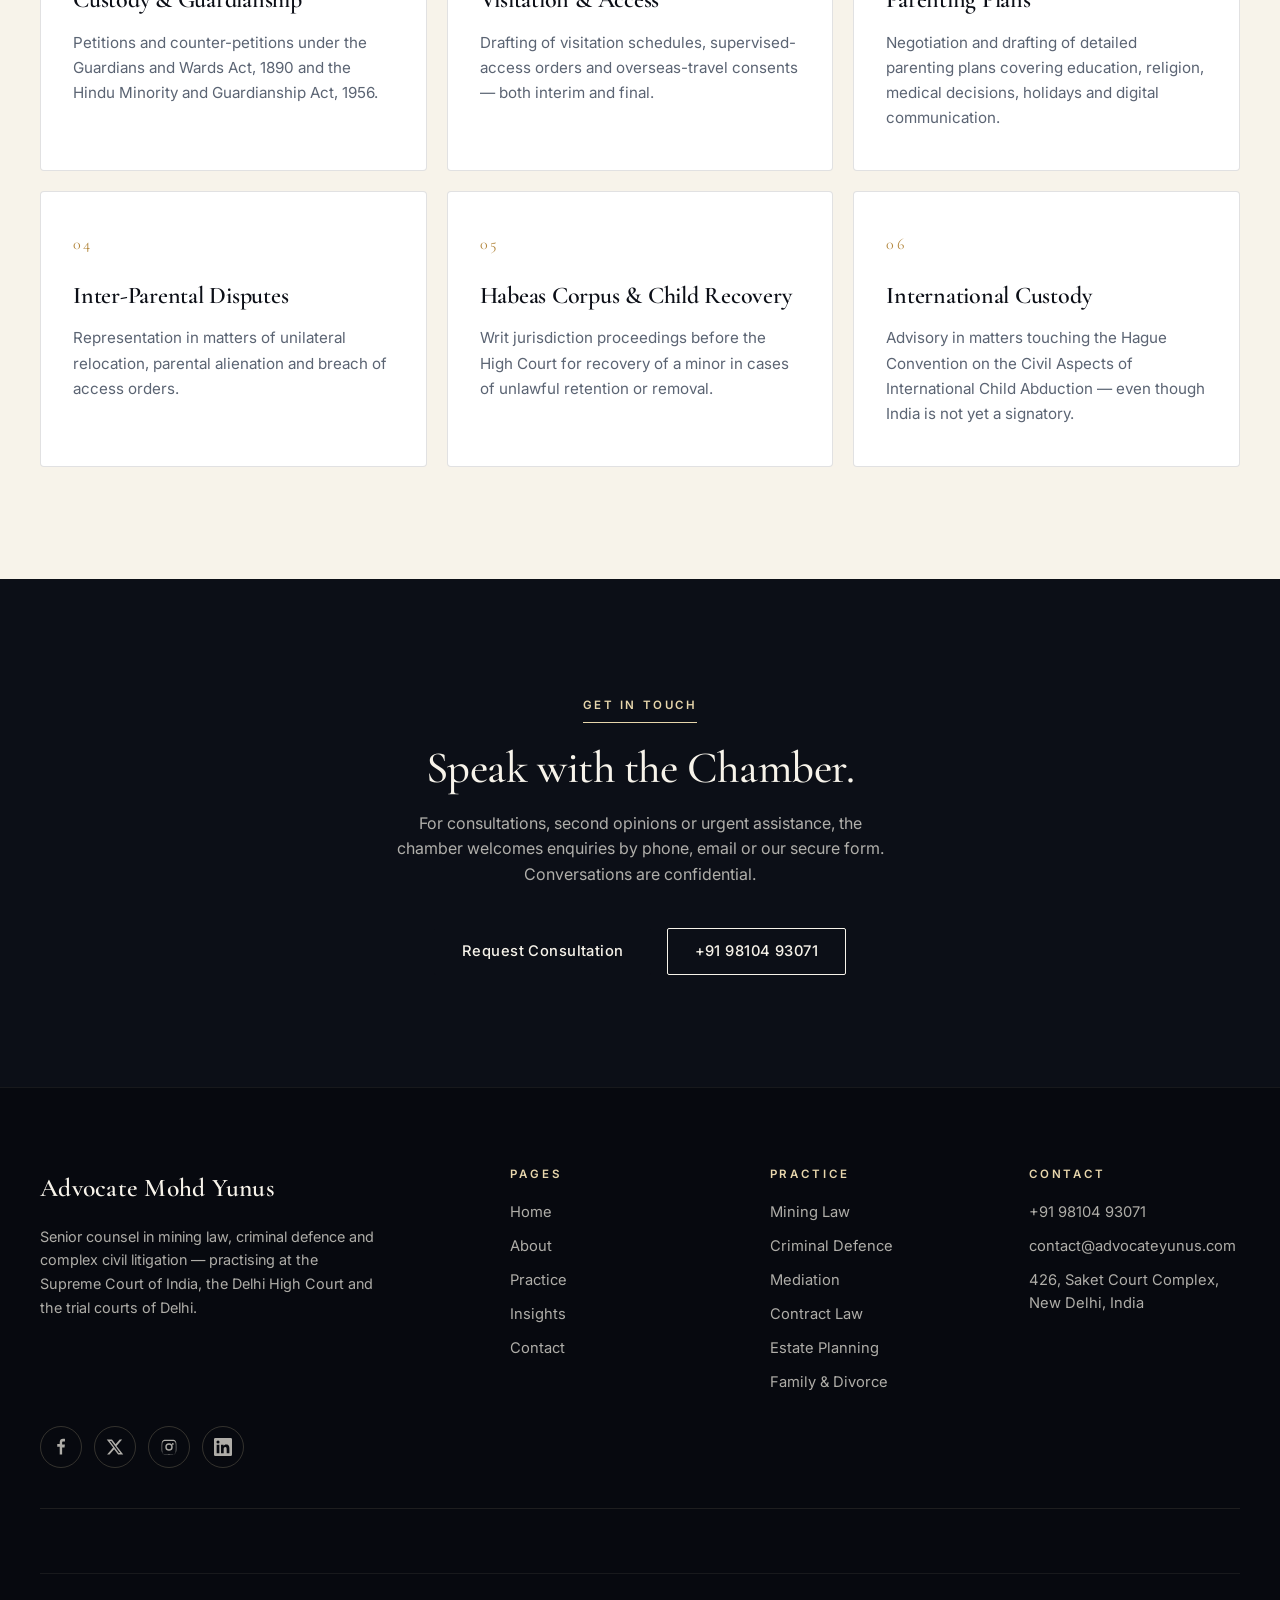
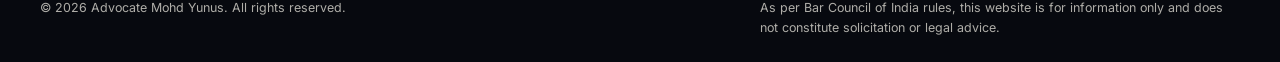
<file: specialisations/child-custody-law/index.html>
<!DOCTYPE html>
<html lang="en">
<head>
    <meta charset="UTF-8">
    <meta name="viewport" content="width=device-width, initial-scale=1.0">
    <title>Child Custody Law | Advocate Mohd Yunus</title>
    <meta name="description" content="Helping parents establish custody agreements in the child's best interest — through court orders, mediation or written parenting plans.">
    <meta name="author" content="Advocate Mohd Yunus">
    <meta name="robots" content="index, follow, max-image-preview:large">
    <link rel="canonical" href="https://advocateyunus.com/specialisations/child-custody-law/">

    <link rel="icon" type="image/svg+xml" href="/assets/img/favicon.svg">
    <link rel="apple-touch-icon" href="/assets/img/favicon.svg">
    <link rel="manifest" href="/site.webmanifest">
    <meta name="theme-color" content="#0c0f17">

    <meta property="og:type" content="article">
    <meta property="og:title" content="Child Custody Law | Advocate Mohd Yunus">
    <meta property="og:description" content="Helping parents establish custody agreements in the child's best interest — through court orders, mediation or written parenting plans.">
    <meta property="og:url" content="https://advocateyunus.com/specialisations/child-custody-law/">
    <meta property="og:image" content="https://advocateyunus.com/assets/img/header/main.jpg">
    <meta property="og:locale" content="en_IN">
    <meta property="og:site_name" content="Advocate Mohd Yunus">

    <meta name="twitter:card" content="summary_large_image">
    <meta name="twitter:title" content="Child Custody Law | Advocate Mohd Yunus">
    <meta name="twitter:description" content="Helping parents establish custody agreements in the child's best interest — through court orders, mediation or written parenting plans.">
    <meta name="twitter:image" content="https://advocateyunus.com/assets/img/header/main.jpg">

    <link rel="preconnect" href="https://fonts.googleapis.com">
    <link rel="preconnect" href="https://fonts.gstatic.com" crossorigin>
    <link href="https://fonts.googleapis.com/css2?family=Cormorant+Garamond:wght@400;500;600;700&family=Inter:wght@300;400;500;600;700&display=swap" rel="stylesheet">

    <link rel="stylesheet" href="/assets/css/styles.css">
    
</head>
<body>

<a class="skip-link" href="#main">Skip to main content</a>

<div class="topbar">
    <div class="container topbar__inner">
        <div class="topbar__left">
            <span class="topbar__item"><span class="topbar__label">Chambers</span> Saket Court · Delhi High Court · Supreme Court of India</span>
        </div>
        <div class="topbar__right">
            <a href="tel:+919810493071" class="topbar__item">+91 98104 93071</a>
            <span class="topbar__divider">·</span>
            <a href="mailto:contact@advocateyunus.com" class="topbar__item">contact@advocateyunus.com</a>
        </div>
    </div>
</div>

<header class="nav" id="nav">
    <div class="container nav__inner">
        <a href="/" class="brand">
            <span class="brand__mark" aria-hidden="true">
                <svg viewBox="0 0 48 48" width="36" height="36" fill="none" stroke="currentColor" stroke-width="1.6">
                    <path d="M24 4 L40 12 L40 24 C40 33 33 40 24 44 C15 40 8 33 8 24 L8 12 Z"/>
                    <path d="M18 22 L22 26 L30 18" stroke-linecap="round" stroke-linejoin="round"/>
                </svg>
            </span>
            <span class="brand__text">
                <span class="brand__name">Mohd Yunus</span>
                <span class="brand__sub">Advocate &amp; Senior Counsel</span>
            </span>
        </a>
        <nav class="nav__links" aria-label="Primary">
            <a href="/about/">About</a>
            <a href="/specialisations/">Practice</a>
            <a href="/blog/">Insights</a>
            <a href="/contact/">Contact</a>
            <a href="/contact/" class="btn btn--ghost">Consult</a>
        </nav>
        <button class="nav__toggle" aria-label="Open menu" aria-expanded="false">
            <span></span><span></span><span></span>
        </button>
    </div>
</header>

<main id="main">


<section class="page-header">
    <div class="container page-header__inner">
        <span class="eyebrow">Areas of Practice</span>
        <h1>Child Custody Law</h1>
        <p>Helping parents establish custody agreements in the child's best interest — through court orders, mediation or written parenting plans.</p>
    </div>
</section>

<nav class="breadcrumb" aria-label="Breadcrumb">
    <div class="container">
        <ol>
            <li><a href="/">Home</a></li>
            <li><a href="/specialisations/">Practice</a></li>
            <li aria-current="page">Child Custody Law</li>
        </ol>
    </div>
</nav>

<section class="practice-detail__intro">
    <div class="container">
        <div class="article__layout">
            <div class="article__body">
                
                <p class="article__lede">Custody work that begins with the welfare of the child and works backwards into a workable arrangement for the parents.</p>
                <p>Indian custody law is governed by the Guardians and Wards Act, 1890, the Hindu Minority and Guardianship Act, 1956 and personal law statutes. The Supreme Court's jurisprudence — particularly <em>Gaurav Nagpal v. Sumedha Nagpal</em> and <em>Roxann Sharma v. Arun Sharma</em> — has firmly established the welfare of the child as the paramount consideration.</p>
                <p>The chamber's approach is to begin with a clear written opinion on prospects and risk, agree the strategy in writing with the client, and then execute — with regular briefings and full visibility throughout. Fees are quoted transparently after the initial consultation, with phased and milestone-based billing available where appropriate.</p>

                <ul class="practice-detail__highlights">
            <li><strong>Child-first</strong><span>Standard</span></li>
            <li><strong>Mediation-led</strong><span>Approach</span></li>
            <li><strong>Discreet</strong><span>Practice</span></li>
                </ul>
            </div>

            <aside class="article__aside">
                <div class="aside-card aside-card--dark">
                    <h4>Engage the Chamber</h4>
                    <p>For an initial consultation on a child custody law matter, write to the chamber or call directly.</p>
                    <a href="/contact/" class="btn btn--primary" style="background: var(--gold); border-color: var(--gold); color: var(--ink);">Request Consultation</a>
                </div>
                <div class="aside-card">
                    <h4>Other Practice Areas</h4>
                    <ul>
                        <li><a href="/specialisations/mining-laws/">Mining Law</a></li>
                        <li><a href="/specialisations/criminal-law/">Criminal Defence</a></li>
                        <li><a href="/specialisations/mediation-law/">Mediation</a></li>
                        <li><a href="/specialisations/contract-law/">Contract Law</a></li>
                        <li><a href="/specialisations/estate-planning-law/">Estate Planning</a></li>
                        <li><a href="/specialisations/divorce-law/">Family &amp; Divorce</a></li>
                    </ul>
                </div>
            </aside>
        </div>
    </div>
</section>

<section class="practice">
    <div class="container">
        <div class="section-head">
            <span class="eyebrow">Services Offered</span>
            <h2 class="section-title">What the chamber handles in this area.</h2>
        </div>
        <div class="practice__grid">
            <article class="card">
                <span class="card__num">01</span>
                <h3 class="card__title">Custody & Guardianship</h3>
                <p class="card__copy">Petitions and counter-petitions under the Guardians and Wards Act, 1890 and the Hindu Minority and Guardianship Act, 1956.</p>
            </article>
            <article class="card">
                <span class="card__num">02</span>
                <h3 class="card__title">Visitation & Access</h3>
                <p class="card__copy">Drafting of visitation schedules, supervised-access orders and overseas-travel consents — both interim and final.</p>
            </article>
            <article class="card">
                <span class="card__num">03</span>
                <h3 class="card__title">Parenting Plans</h3>
                <p class="card__copy">Negotiation and drafting of detailed parenting plans covering education, religion, medical decisions, holidays and digital communication.</p>
            </article>
            <article class="card">
                <span class="card__num">04</span>
                <h3 class="card__title">Inter-Parental Disputes</h3>
                <p class="card__copy">Representation in matters of unilateral relocation, parental alienation and breach of access orders.</p>
            </article>
            <article class="card">
                <span class="card__num">05</span>
                <h3 class="card__title">Habeas Corpus & Child Recovery</h3>
                <p class="card__copy">Writ jurisdiction proceedings before the High Court for recovery of a minor in cases of unlawful retention or removal.</p>
            </article>
            <article class="card">
                <span class="card__num">06</span>
                <h3 class="card__title">International Custody</h3>
                <p class="card__copy">Advisory in matters touching the Hague Convention on the Civil Aspects of International Child Abduction — even though India is not yet a signatory.</p>
            </article>
        </div>
    </div>
</section>


<section class="contact">
    <div class="container contact__inner" style="grid-template-columns: 1fr;">
        <div class="contact__copy" style="text-align: center; max-width: 720px; margin: 0 auto;">
            <span class="eyebrow">Get in Touch</span>
            <h2 class="section-title" style="margin-inline: auto;">Speak with the Chamber.</h2>
            <p style="margin-inline: auto;">For consultations, second opinions or urgent assistance, the chamber welcomes enquiries by phone, email or our secure form. Conversations are confidential.</p>
            <div style="display: flex; gap: 1rem; justify-content: center; flex-wrap: wrap; margin-top: 2rem;">
                <a href="/contact/" class="btn btn--primary">Request Consultation</a>
                <a href="tel:+919810493071" class="btn btn--outline" style="color: var(--ivory); border-color: var(--ivory);">+91 98104 93071</a>
            </div>
        </div>
    </div>
</section>

</main>

<footer class="footer">
    <div class="container footer__inner">
        <div class="footer__brand">
            <span class="brand__name">Advocate Mohd Yunus</span>
            <p>Senior counsel in mining law, criminal defence and complex civil litigation — practising at the Supreme Court of India, the Delhi High Court and the trial courts of Delhi.</p>
        </div>
        <div class="footer__col">
            <h4>Pages</h4>
            <ul>
                <li><a href="/">Home</a></li>
                <li><a href="/about/">About</a></li>
                <li><a href="/specialisations/">Practice</a></li>
                <li><a href="/blog/">Insights</a></li>
                <li><a href="/contact/">Contact</a></li>
            </ul>
        </div>
        <div class="footer__col">
            <h4>Practice</h4>
            <ul>
                <li><a href="/specialisations/mining-laws/">Mining Law</a></li>
                <li><a href="/specialisations/criminal-law/">Criminal Defence</a></li>
                <li><a href="/specialisations/mediation-law/">Mediation</a></li>
                <li><a href="/specialisations/contract-law/">Contract Law</a></li>
                <li><a href="/specialisations/estate-planning-law/">Estate Planning</a></li>
                <li><a href="/specialisations/divorce-law/">Family &amp; Divorce</a></li>
            </ul>
        </div>
        <div class="footer__col">
            <h4>Contact</h4>
            <ul>
                <li><a href="tel:+919810493071">+91 98104 93071</a></li>
                <li><a href="mailto:contact@advocateyunus.com">contact@advocateyunus.com</a></li>
                <li>426, Saket Court Complex,<br>New Delhi, India</li>
            </ul>
        </div>
        <div class="footer__social" aria-label="Social media">
            <a href="https://www.facebook.com/yunus.mohd.520" target="_blank" rel="noopener noreferrer" aria-label="Facebook"><svg viewBox="0 0 24 24" aria-hidden="true"><path d="M13.5 22V12.5h3.2l.5-3.7h-3.7V6.4c0-1.1.3-1.8 1.8-1.8h2V1.2C17 1.1 15.9 1 14.7 1c-2.6 0-4.4 1.6-4.4 4.5v2.5H7v3.7h3.3V22h3.2z"/></svg></a>
            <a href="https://x.com/Advocateyunus1" target="_blank" rel="noopener noreferrer" aria-label="X (Twitter)"><svg viewBox="0 0 24 24" aria-hidden="true"><path d="M18.244 2H21.5l-7.5 8.572L23 22h-6.825l-5.348-6.99L4.7 22H1.444l8.04-9.187L1 2h6.99l4.83 6.388L18.244 2zm-1.18 18h1.825L7.012 4H5.054l12.01 16z"/></svg></a>
            <a href="https://www.instagram.com/advocateyunus.delhi/" target="_blank" rel="noopener noreferrer" aria-label="Instagram"><svg viewBox="0 0 24 24" aria-hidden="true"><path d="M12 2.2c3.2 0 3.6 0 4.8.1 1.2.1 1.8.2 2.2.4.6.2 1 .5 1.4.9.4.4.7.9.9 1.4.2.4.4 1 .4 2.2.1 1.2.1 1.6.1 4.8s0 3.6-.1 4.8c-.1 1.2-.2 1.8-.4 2.2-.2.6-.5 1-.9 1.4-.4.4-.9.7-1.4.9-.4.2-1 .4-2.2.4-1.2.1-1.6.1-4.8.1s-3.6 0-4.8-.1c-1.2-.1-1.8-.2-2.2-.4-.6-.2-1-.5-1.4-.9-.4-.4-.7-.9-.9-1.4-.2-.4-.4-1-.4-2.2C2.2 15.6 2.2 15.2 2.2 12s0-3.6.1-4.8c.1-1.2.2-1.8.4-2.2.2-.6.5-1 .9-1.4.4-.4.9-.7 1.4-.9.4-.2 1-.4 2.2-.4C8.4 2.2 8.8 2.2 12 2.2zm0 1.8c-3.2 0-3.5 0-4.7.1-1.1.1-1.7.2-2.1.3-.5.2-.9.4-1.2.7-.4.4-.6.8-.7 1.2-.1.4-.3 1-.3 2.1-.1 1.2-.1 1.5-.1 4.7s0 3.5.1 4.7c.1 1.1.2 1.7.3 2.1.2.5.4.9.7 1.2.4.4.8.6 1.2.7.4.1 1 .3 2.1.3 1.2.1 1.5.1 4.7.1s3.5 0 4.7-.1c1.1-.1 1.7-.2 2.1-.3.5-.2.9-.4 1.2-.7.4-.4.6-.8.7-1.2.1-.4.3-1 .3-2.1.1-1.2.1-1.5.1-4.7s0-3.5-.1-4.7c-.1-1.1-.2-1.7-.3-2.1-.2-.5-.4-.9-.7-1.2-.4-.4-.8-.6-1.2-.7-.4-.1-1-.3-2.1-.3C15.5 4 15.2 4 12 4zm0 3.1A4.9 4.9 0 1 1 12 17a4.9 4.9 0 0 1 0-9.9zm0 1.8a3.1 3.1 0 1 0 0 6.2 3.1 3.1 0 0 0 0-6.2zm5.1-2.1a1.15 1.15 0 1 1 0 2.3 1.15 1.15 0 0 1 0-2.3z"/></svg></a>
            <a href="https://www.linkedin.com/in/m-yunus-advocate-58a69a46/" target="_blank" rel="noopener noreferrer" aria-label="LinkedIn"><svg viewBox="0 0 24 24" aria-hidden="true"><path d="M20.45 20.45h-3.55v-5.57c0-1.33-.02-3.04-1.85-3.04-1.86 0-2.14 1.45-2.14 2.95v5.66H9.36V9h3.41v1.56h.05c.48-.91 1.65-1.86 3.39-1.86 3.62 0 4.29 2.39 4.29 5.49v6.26zM5.34 7.43a2.06 2.06 0 1 1 0-4.12 2.06 2.06 0 0 1 0 4.12zM7.12 20.45H3.56V9h3.56v11.45zM22.22 0H1.78A1.76 1.76 0 0 0 0 1.74v20.52A1.76 1.76 0 0 0 1.78 24h20.44A1.77 1.77 0 0 0 24 22.26V1.74A1.77 1.77 0 0 0 22.22 0z"/></svg></a>
        </div>
    </div>
    <div class="container footer__base">
        <span>© <span id="year"></span> Advocate Mohd Yunus. All rights reserved.</span>
        <span class="footer__disclaimer">As per Bar Council of India rules, this website is for information only and does not constitute solicitation or legal advice.</span>
    </div>
</footer>

<script src="/assets/js/main.js" defer></script>
</body>
</html>
</file>
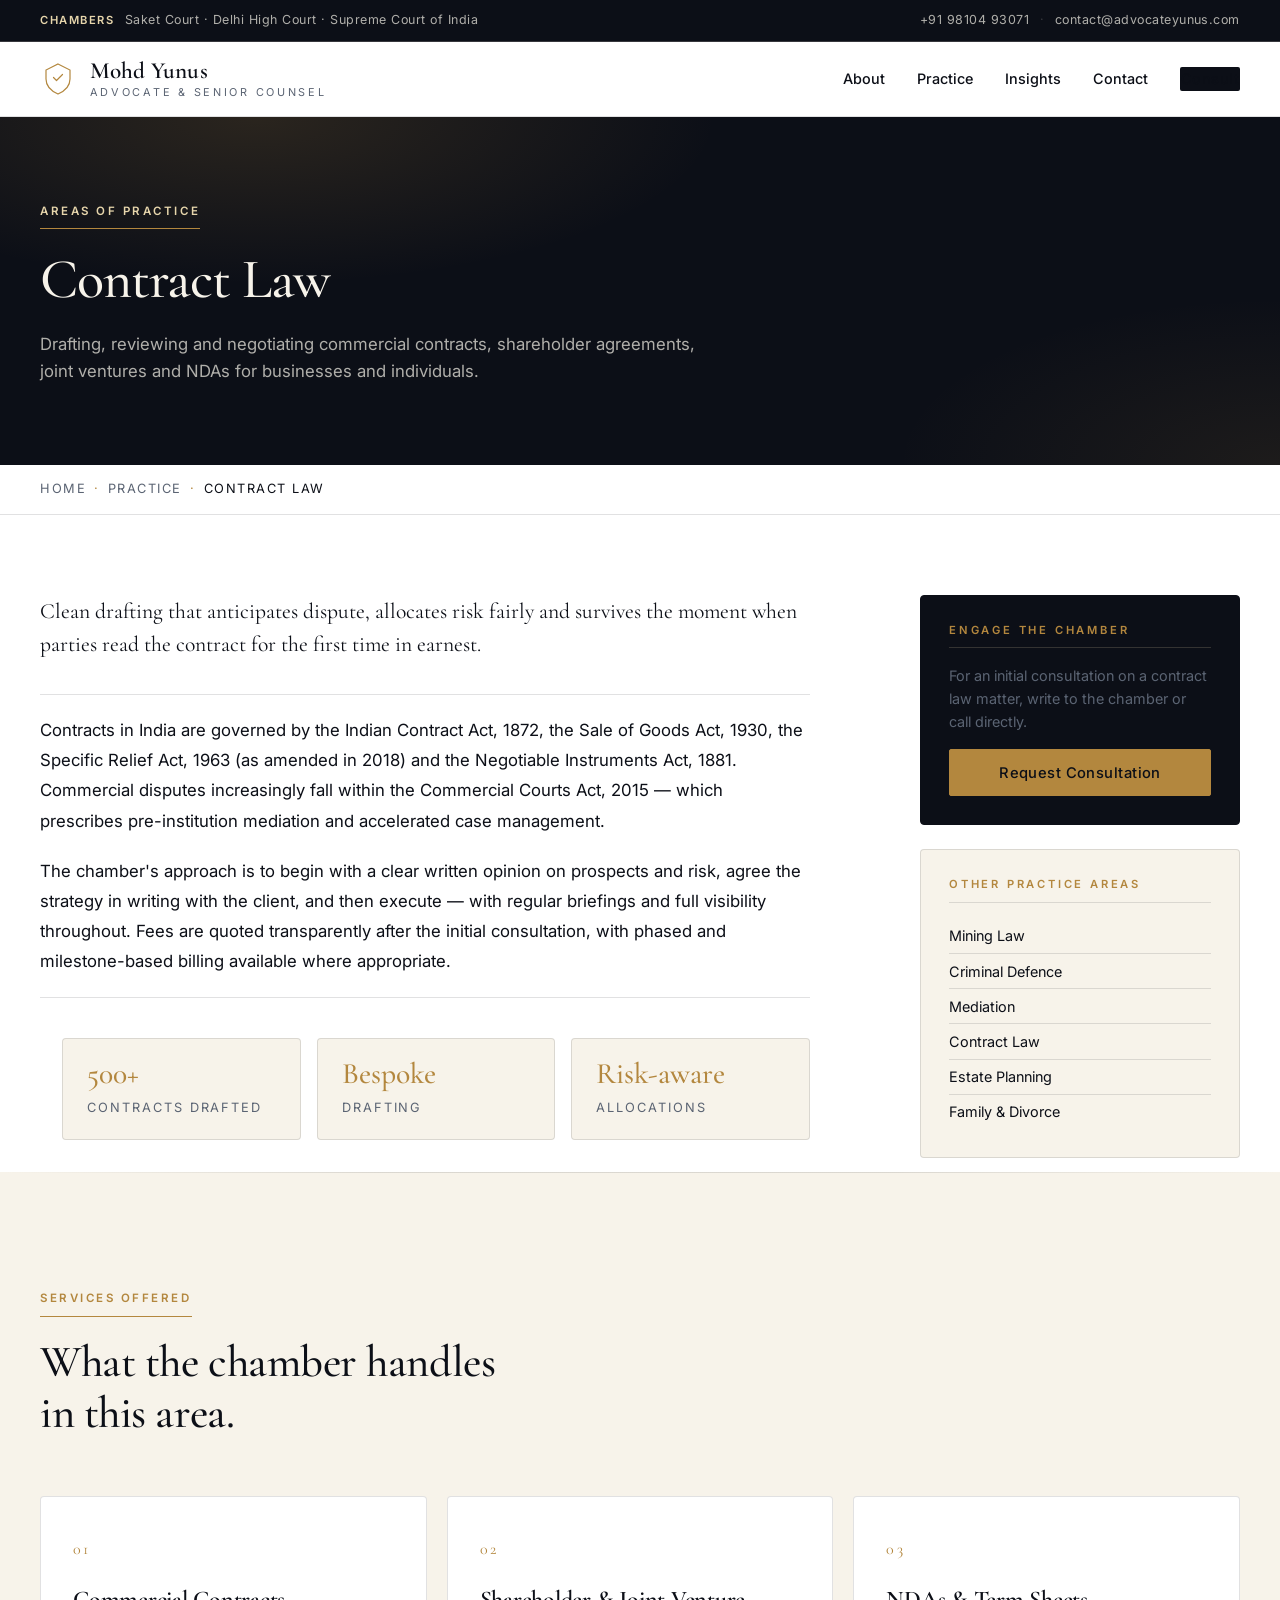
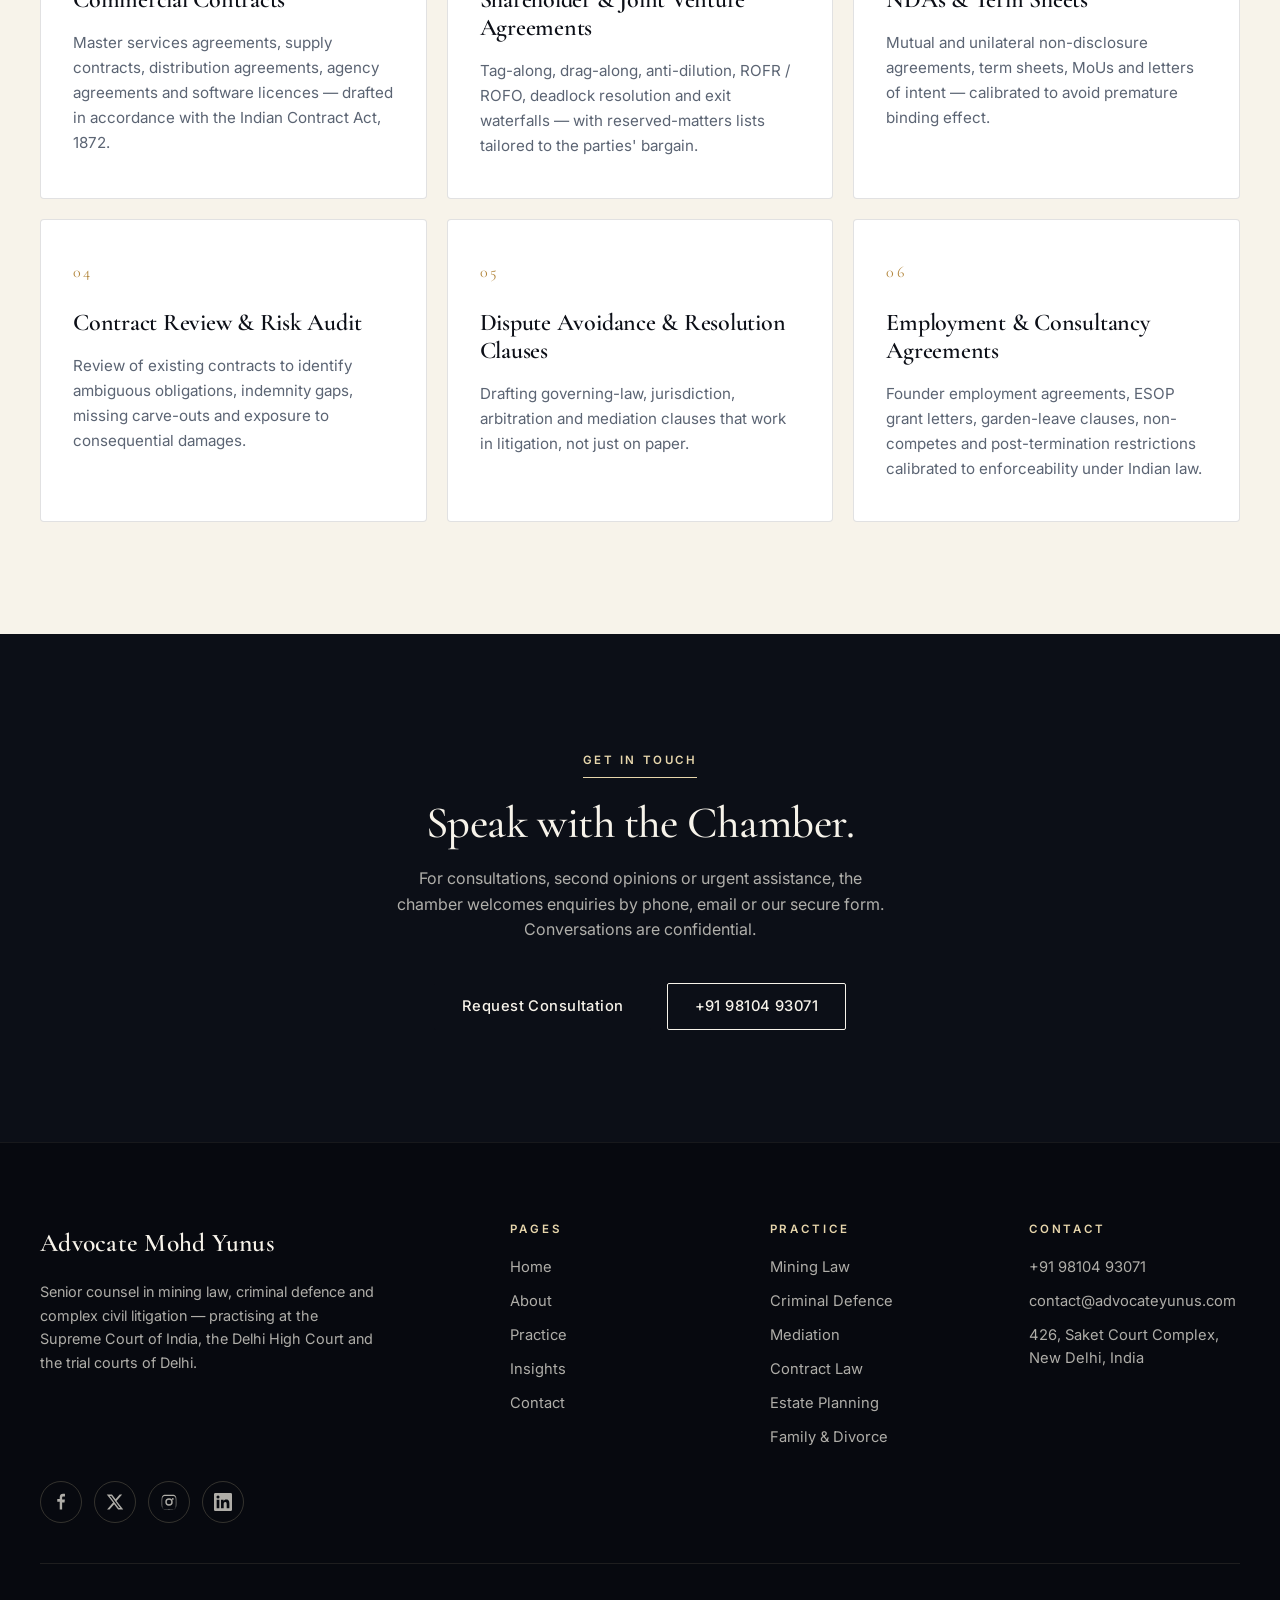
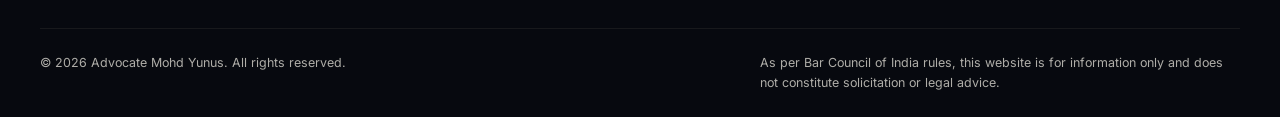
<file: specialisations/contract-law/index.html>
<!DOCTYPE html>
<html lang="en">
<head>
    <meta charset="UTF-8">
    <meta name="viewport" content="width=device-width, initial-scale=1.0">
    <title>Contract Law | Advocate Mohd Yunus</title>
    <meta name="description" content="Drafting, reviewing and negotiating commercial contracts, shareholder agreements, joint ventures and NDAs for businesses and individuals.">
    <meta name="author" content="Advocate Mohd Yunus">
    <meta name="robots" content="index, follow, max-image-preview:large">
    <link rel="canonical" href="https://advocateyunus.com/specialisations/contract-law/">

    <link rel="icon" type="image/svg+xml" href="/assets/img/favicon.svg">
    <link rel="apple-touch-icon" href="/assets/img/favicon.svg">
    <link rel="manifest" href="/site.webmanifest">
    <meta name="theme-color" content="#0c0f17">

    <meta property="og:type" content="article">
    <meta property="og:title" content="Contract Law | Advocate Mohd Yunus">
    <meta property="og:description" content="Drafting, reviewing and negotiating commercial contracts, shareholder agreements, joint ventures and NDAs for businesses and individuals.">
    <meta property="og:url" content="https://advocateyunus.com/specialisations/contract-law/">
    <meta property="og:image" content="https://advocateyunus.com/assets/img/header/main.jpg">
    <meta property="og:locale" content="en_IN">
    <meta property="og:site_name" content="Advocate Mohd Yunus">

    <meta name="twitter:card" content="summary_large_image">
    <meta name="twitter:title" content="Contract Law | Advocate Mohd Yunus">
    <meta name="twitter:description" content="Drafting, reviewing and negotiating commercial contracts, shareholder agreements, joint ventures and NDAs for businesses and individuals.">
    <meta name="twitter:image" content="https://advocateyunus.com/assets/img/header/main.jpg">

    <link rel="preconnect" href="https://fonts.googleapis.com">
    <link rel="preconnect" href="https://fonts.gstatic.com" crossorigin>
    <link href="https://fonts.googleapis.com/css2?family=Cormorant+Garamond:wght@400;500;600;700&family=Inter:wght@300;400;500;600;700&display=swap" rel="stylesheet">

    <link rel="stylesheet" href="/assets/css/styles.css">
    
</head>
<body>

<a class="skip-link" href="#main">Skip to main content</a>

<div class="topbar">
    <div class="container topbar__inner">
        <div class="topbar__left">
            <span class="topbar__item"><span class="topbar__label">Chambers</span> Saket Court · Delhi High Court · Supreme Court of India</span>
        </div>
        <div class="topbar__right">
            <a href="tel:+919810493071" class="topbar__item">+91 98104 93071</a>
            <span class="topbar__divider">·</span>
            <a href="mailto:contact@advocateyunus.com" class="topbar__item">contact@advocateyunus.com</a>
        </div>
    </div>
</div>

<header class="nav" id="nav">
    <div class="container nav__inner">
        <a href="/" class="brand">
            <span class="brand__mark" aria-hidden="true">
                <svg viewBox="0 0 48 48" width="36" height="36" fill="none" stroke="currentColor" stroke-width="1.6">
                    <path d="M24 4 L40 12 L40 24 C40 33 33 40 24 44 C15 40 8 33 8 24 L8 12 Z"/>
                    <path d="M18 22 L22 26 L30 18" stroke-linecap="round" stroke-linejoin="round"/>
                </svg>
            </span>
            <span class="brand__text">
                <span class="brand__name">Mohd Yunus</span>
                <span class="brand__sub">Advocate &amp; Senior Counsel</span>
            </span>
        </a>
        <nav class="nav__links" aria-label="Primary">
            <a href="/about/">About</a>
            <a href="/specialisations/">Practice</a>
            <a href="/blog/">Insights</a>
            <a href="/contact/">Contact</a>
            <a href="/contact/" class="btn btn--ghost">Consult</a>
        </nav>
        <button class="nav__toggle" aria-label="Open menu" aria-expanded="false">
            <span></span><span></span><span></span>
        </button>
    </div>
</header>

<main id="main">


<section class="page-header">
    <div class="container page-header__inner">
        <span class="eyebrow">Areas of Practice</span>
        <h1>Contract Law</h1>
        <p>Drafting, reviewing and negotiating commercial contracts, shareholder agreements, joint ventures and NDAs for businesses and individuals.</p>
    </div>
</section>

<nav class="breadcrumb" aria-label="Breadcrumb">
    <div class="container">
        <ol>
            <li><a href="/">Home</a></li>
            <li><a href="/specialisations/">Practice</a></li>
            <li aria-current="page">Contract Law</li>
        </ol>
    </div>
</nav>

<section class="practice-detail__intro">
    <div class="container">
        <div class="article__layout">
            <div class="article__body">
                
                <p class="article__lede">Clean drafting that anticipates dispute, allocates risk fairly and survives the moment when parties read the contract for the first time in earnest.</p>
                <p>Contracts in India are governed by the Indian Contract Act, 1872, the Sale of Goods Act, 1930, the Specific Relief Act, 1963 (as amended in 2018) and the Negotiable Instruments Act, 1881. Commercial disputes increasingly fall within the Commercial Courts Act, 2015 — which prescribes pre-institution mediation and accelerated case management.</p>
                <p>The chamber's approach is to begin with a clear written opinion on prospects and risk, agree the strategy in writing with the client, and then execute — with regular briefings and full visibility throughout. Fees are quoted transparently after the initial consultation, with phased and milestone-based billing available where appropriate.</p>

                <ul class="practice-detail__highlights">
            <li><strong>500+</strong><span>Contracts drafted</span></li>
            <li><strong>Bespoke</strong><span>Drafting</span></li>
            <li><strong>Risk-aware</strong><span>Allocations</span></li>
                </ul>
            </div>

            <aside class="article__aside">
                <div class="aside-card aside-card--dark">
                    <h4>Engage the Chamber</h4>
                    <p>For an initial consultation on a contract law matter, write to the chamber or call directly.</p>
                    <a href="/contact/" class="btn btn--primary" style="background: var(--gold); border-color: var(--gold); color: var(--ink);">Request Consultation</a>
                </div>
                <div class="aside-card">
                    <h4>Other Practice Areas</h4>
                    <ul>
                        <li><a href="/specialisations/mining-laws/">Mining Law</a></li>
                        <li><a href="/specialisations/criminal-law/">Criminal Defence</a></li>
                        <li><a href="/specialisations/mediation-law/">Mediation</a></li>
                        <li><a href="/specialisations/contract-law/">Contract Law</a></li>
                        <li><a href="/specialisations/estate-planning-law/">Estate Planning</a></li>
                        <li><a href="/specialisations/divorce-law/">Family &amp; Divorce</a></li>
                    </ul>
                </div>
            </aside>
        </div>
    </div>
</section>

<section class="practice">
    <div class="container">
        <div class="section-head">
            <span class="eyebrow">Services Offered</span>
            <h2 class="section-title">What the chamber handles in this area.</h2>
        </div>
        <div class="practice__grid">
            <article class="card">
                <span class="card__num">01</span>
                <h3 class="card__title">Commercial Contracts</h3>
                <p class="card__copy">Master services agreements, supply contracts, distribution agreements, agency agreements and software licences — drafted in accordance with the Indian Contract Act, 1872.</p>
            </article>
            <article class="card">
                <span class="card__num">02</span>
                <h3 class="card__title">Shareholder & Joint Venture Agreements</h3>
                <p class="card__copy">Tag-along, drag-along, anti-dilution, ROFR / ROFO, deadlock resolution and exit waterfalls — with reserved-matters lists tailored to the parties' bargain.</p>
            </article>
            <article class="card">
                <span class="card__num">03</span>
                <h3 class="card__title">NDAs & Term Sheets</h3>
                <p class="card__copy">Mutual and unilateral non-disclosure agreements, term sheets, MoUs and letters of intent — calibrated to avoid premature binding effect.</p>
            </article>
            <article class="card">
                <span class="card__num">04</span>
                <h3 class="card__title">Contract Review & Risk Audit</h3>
                <p class="card__copy">Review of existing contracts to identify ambiguous obligations, indemnity gaps, missing carve-outs and exposure to consequential damages.</p>
            </article>
            <article class="card">
                <span class="card__num">05</span>
                <h3 class="card__title">Dispute Avoidance & Resolution Clauses</h3>
                <p class="card__copy">Drafting governing-law, jurisdiction, arbitration and mediation clauses that work in litigation, not just on paper.</p>
            </article>
            <article class="card">
                <span class="card__num">06</span>
                <h3 class="card__title">Employment & Consultancy Agreements</h3>
                <p class="card__copy">Founder employment agreements, ESOP grant letters, garden-leave clauses, non-competes and post-termination restrictions calibrated to enforceability under Indian law.</p>
            </article>
        </div>
    </div>
</section>


<section class="contact">
    <div class="container contact__inner" style="grid-template-columns: 1fr;">
        <div class="contact__copy" style="text-align: center; max-width: 720px; margin: 0 auto;">
            <span class="eyebrow">Get in Touch</span>
            <h2 class="section-title" style="margin-inline: auto;">Speak with the Chamber.</h2>
            <p style="margin-inline: auto;">For consultations, second opinions or urgent assistance, the chamber welcomes enquiries by phone, email or our secure form. Conversations are confidential.</p>
            <div style="display: flex; gap: 1rem; justify-content: center; flex-wrap: wrap; margin-top: 2rem;">
                <a href="/contact/" class="btn btn--primary">Request Consultation</a>
                <a href="tel:+919810493071" class="btn btn--outline" style="color: var(--ivory); border-color: var(--ivory);">+91 98104 93071</a>
            </div>
        </div>
    </div>
</section>

</main>

<footer class="footer">
    <div class="container footer__inner">
        <div class="footer__brand">
            <span class="brand__name">Advocate Mohd Yunus</span>
            <p>Senior counsel in mining law, criminal defence and complex civil litigation — practising at the Supreme Court of India, the Delhi High Court and the trial courts of Delhi.</p>
        </div>
        <div class="footer__col">
            <h4>Pages</h4>
            <ul>
                <li><a href="/">Home</a></li>
                <li><a href="/about/">About</a></li>
                <li><a href="/specialisations/">Practice</a></li>
                <li><a href="/blog/">Insights</a></li>
                <li><a href="/contact/">Contact</a></li>
            </ul>
        </div>
        <div class="footer__col">
            <h4>Practice</h4>
            <ul>
                <li><a href="/specialisations/mining-laws/">Mining Law</a></li>
                <li><a href="/specialisations/criminal-law/">Criminal Defence</a></li>
                <li><a href="/specialisations/mediation-law/">Mediation</a></li>
                <li><a href="/specialisations/contract-law/">Contract Law</a></li>
                <li><a href="/specialisations/estate-planning-law/">Estate Planning</a></li>
                <li><a href="/specialisations/divorce-law/">Family &amp; Divorce</a></li>
            </ul>
        </div>
        <div class="footer__col">
            <h4>Contact</h4>
            <ul>
                <li><a href="tel:+919810493071">+91 98104 93071</a></li>
                <li><a href="mailto:contact@advocateyunus.com">contact@advocateyunus.com</a></li>
                <li>426, Saket Court Complex,<br>New Delhi, India</li>
            </ul>
        </div>
        <div class="footer__social" aria-label="Social media">
            <a href="https://www.facebook.com/yunus.mohd.520" target="_blank" rel="noopener noreferrer" aria-label="Facebook"><svg viewBox="0 0 24 24" aria-hidden="true"><path d="M13.5 22V12.5h3.2l.5-3.7h-3.7V6.4c0-1.1.3-1.8 1.8-1.8h2V1.2C17 1.1 15.9 1 14.7 1c-2.6 0-4.4 1.6-4.4 4.5v2.5H7v3.7h3.3V22h3.2z"/></svg></a>
            <a href="https://x.com/Advocateyunus1" target="_blank" rel="noopener noreferrer" aria-label="X (Twitter)"><svg viewBox="0 0 24 24" aria-hidden="true"><path d="M18.244 2H21.5l-7.5 8.572L23 22h-6.825l-5.348-6.99L4.7 22H1.444l8.04-9.187L1 2h6.99l4.83 6.388L18.244 2zm-1.18 18h1.825L7.012 4H5.054l12.01 16z"/></svg></a>
            <a href="https://www.instagram.com/advocateyunus.delhi/" target="_blank" rel="noopener noreferrer" aria-label="Instagram"><svg viewBox="0 0 24 24" aria-hidden="true"><path d="M12 2.2c3.2 0 3.6 0 4.8.1 1.2.1 1.8.2 2.2.4.6.2 1 .5 1.4.9.4.4.7.9.9 1.4.2.4.4 1 .4 2.2.1 1.2.1 1.6.1 4.8s0 3.6-.1 4.8c-.1 1.2-.2 1.8-.4 2.2-.2.6-.5 1-.9 1.4-.4.4-.9.7-1.4.9-.4.2-1 .4-2.2.4-1.2.1-1.6.1-4.8.1s-3.6 0-4.8-.1c-1.2-.1-1.8-.2-2.2-.4-.6-.2-1-.5-1.4-.9-.4-.4-.7-.9-.9-1.4-.2-.4-.4-1-.4-2.2C2.2 15.6 2.2 15.2 2.2 12s0-3.6.1-4.8c.1-1.2.2-1.8.4-2.2.2-.6.5-1 .9-1.4.4-.4.9-.7 1.4-.9.4-.2 1-.4 2.2-.4C8.4 2.2 8.8 2.2 12 2.2zm0 1.8c-3.2 0-3.5 0-4.7.1-1.1.1-1.7.2-2.1.3-.5.2-.9.4-1.2.7-.4.4-.6.8-.7 1.2-.1.4-.3 1-.3 2.1-.1 1.2-.1 1.5-.1 4.7s0 3.5.1 4.7c.1 1.1.2 1.7.3 2.1.2.5.4.9.7 1.2.4.4.8.6 1.2.7.4.1 1 .3 2.1.3 1.2.1 1.5.1 4.7.1s3.5 0 4.7-.1c1.1-.1 1.7-.2 2.1-.3.5-.2.9-.4 1.2-.7.4-.4.6-.8.7-1.2.1-.4.3-1 .3-2.1.1-1.2.1-1.5.1-4.7s0-3.5-.1-4.7c-.1-1.1-.2-1.7-.3-2.1-.2-.5-.4-.9-.7-1.2-.4-.4-.8-.6-1.2-.7-.4-.1-1-.3-2.1-.3C15.5 4 15.2 4 12 4zm0 3.1A4.9 4.9 0 1 1 12 17a4.9 4.9 0 0 1 0-9.9zm0 1.8a3.1 3.1 0 1 0 0 6.2 3.1 3.1 0 0 0 0-6.2zm5.1-2.1a1.15 1.15 0 1 1 0 2.3 1.15 1.15 0 0 1 0-2.3z"/></svg></a>
            <a href="https://www.linkedin.com/in/m-yunus-advocate-58a69a46/" target="_blank" rel="noopener noreferrer" aria-label="LinkedIn"><svg viewBox="0 0 24 24" aria-hidden="true"><path d="M20.45 20.45h-3.55v-5.57c0-1.33-.02-3.04-1.85-3.04-1.86 0-2.14 1.45-2.14 2.95v5.66H9.36V9h3.41v1.56h.05c.48-.91 1.65-1.86 3.39-1.86 3.62 0 4.29 2.39 4.29 5.49v6.26zM5.34 7.43a2.06 2.06 0 1 1 0-4.12 2.06 2.06 0 0 1 0 4.12zM7.12 20.45H3.56V9h3.56v11.45zM22.22 0H1.78A1.76 1.76 0 0 0 0 1.74v20.52A1.76 1.76 0 0 0 1.78 24h20.44A1.77 1.77 0 0 0 24 22.26V1.74A1.77 1.77 0 0 0 22.22 0z"/></svg></a>
        </div>
    </div>
    <div class="container footer__base">
        <span>© <span id="year"></span> Advocate Mohd Yunus. All rights reserved.</span>
        <span class="footer__disclaimer">As per Bar Council of India rules, this website is for information only and does not constitute solicitation or legal advice.</span>
    </div>
</footer>

<script src="/assets/js/main.js" defer></script>
</body>
</html>
</file>
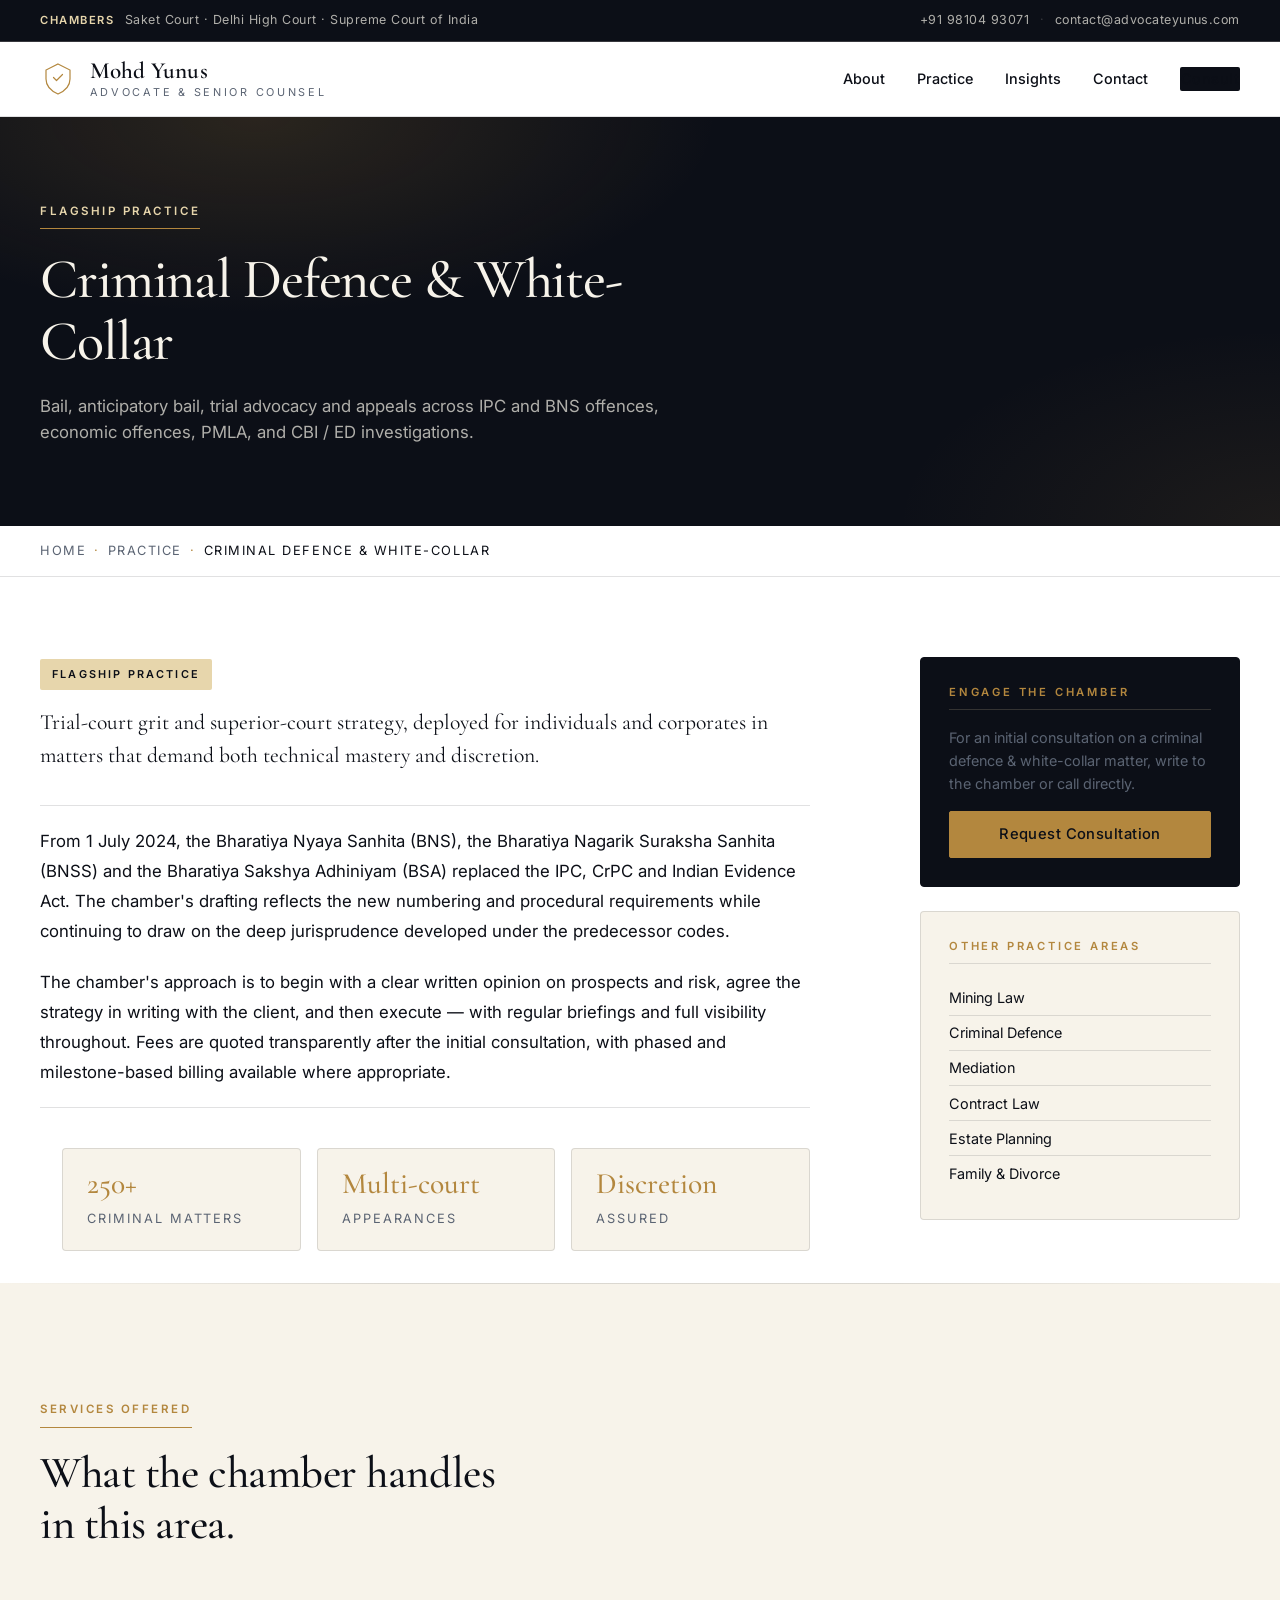
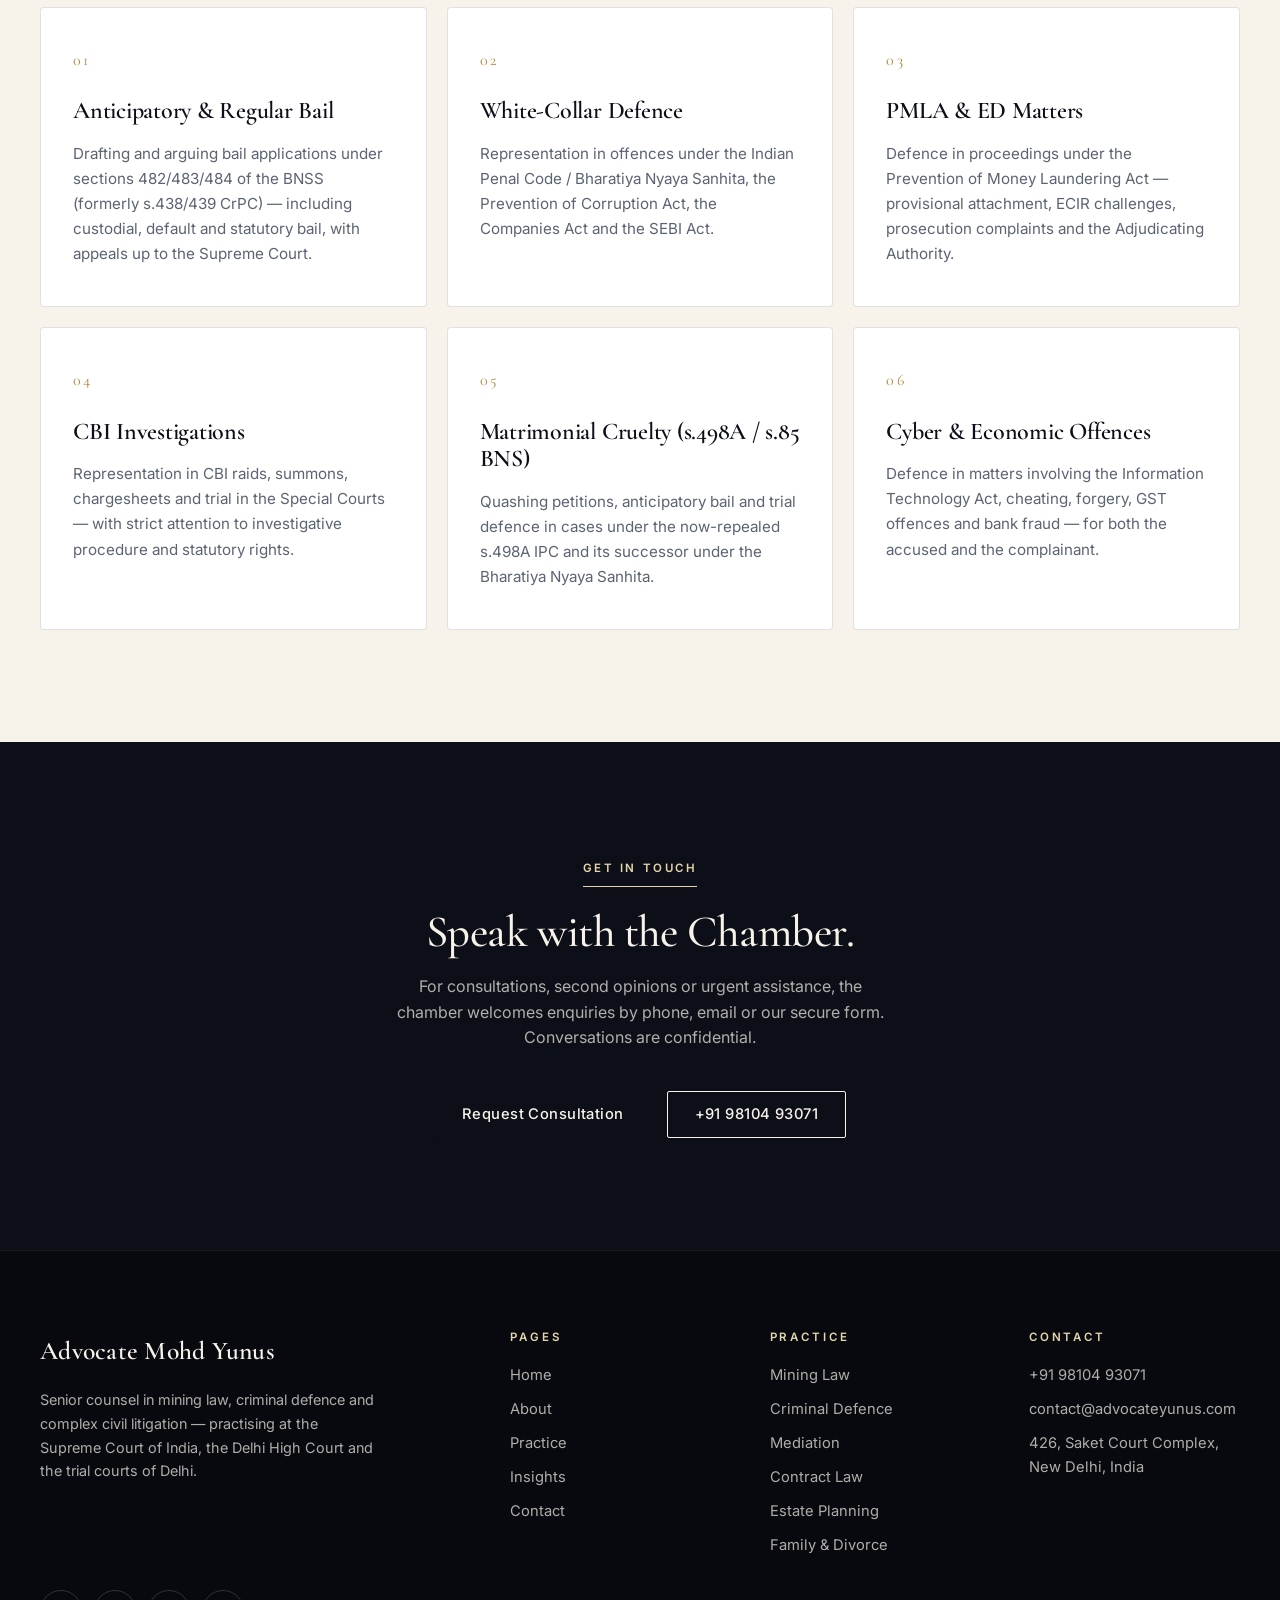
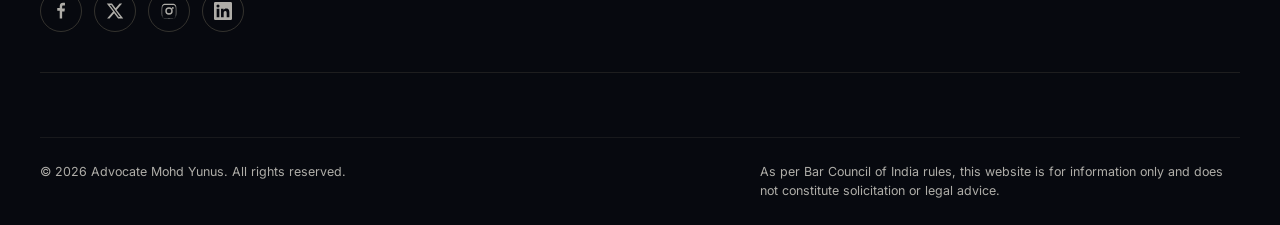
<file: specialisations/criminal-law/index.html>
<!DOCTYPE html>
<html lang="en">
<head>
    <meta charset="UTF-8">
    <meta name="viewport" content="width=device-width, initial-scale=1.0">
    <title>Criminal Defence & White-Collar | Advocate Mohd Yunus</title>
    <meta name="description" content="Bail, anticipatory bail, trial advocacy and appeals across IPC and BNS offences, economic offences, PMLA, and CBI / ED investigations.">
    <meta name="author" content="Advocate Mohd Yunus">
    <meta name="robots" content="index, follow, max-image-preview:large">
    <link rel="canonical" href="https://advocateyunus.com/specialisations/criminal-law/">

    <link rel="icon" type="image/svg+xml" href="/assets/img/favicon.svg">
    <link rel="apple-touch-icon" href="/assets/img/favicon.svg">
    <link rel="manifest" href="/site.webmanifest">
    <meta name="theme-color" content="#0c0f17">

    <meta property="og:type" content="article">
    <meta property="og:title" content="Criminal Defence & White-Collar | Advocate Mohd Yunus">
    <meta property="og:description" content="Bail, anticipatory bail, trial advocacy and appeals across IPC and BNS offences, economic offences, PMLA, and CBI / ED investigations.">
    <meta property="og:url" content="https://advocateyunus.com/specialisations/criminal-law/">
    <meta property="og:image" content="https://advocateyunus.com/assets/img/header/main.jpg">
    <meta property="og:locale" content="en_IN">
    <meta property="og:site_name" content="Advocate Mohd Yunus">

    <meta name="twitter:card" content="summary_large_image">
    <meta name="twitter:title" content="Criminal Defence & White-Collar | Advocate Mohd Yunus">
    <meta name="twitter:description" content="Bail, anticipatory bail, trial advocacy and appeals across IPC and BNS offences, economic offences, PMLA, and CBI / ED investigations.">
    <meta name="twitter:image" content="https://advocateyunus.com/assets/img/header/main.jpg">

    <link rel="preconnect" href="https://fonts.googleapis.com">
    <link rel="preconnect" href="https://fonts.gstatic.com" crossorigin>
    <link href="https://fonts.googleapis.com/css2?family=Cormorant+Garamond:wght@400;500;600;700&family=Inter:wght@300;400;500;600;700&display=swap" rel="stylesheet">

    <link rel="stylesheet" href="/assets/css/styles.css">
    
</head>
<body>

<a class="skip-link" href="#main">Skip to main content</a>

<div class="topbar">
    <div class="container topbar__inner">
        <div class="topbar__left">
            <span class="topbar__item"><span class="topbar__label">Chambers</span> Saket Court · Delhi High Court · Supreme Court of India</span>
        </div>
        <div class="topbar__right">
            <a href="tel:+919810493071" class="topbar__item">+91 98104 93071</a>
            <span class="topbar__divider">·</span>
            <a href="mailto:contact@advocateyunus.com" class="topbar__item">contact@advocateyunus.com</a>
        </div>
    </div>
</div>

<header class="nav" id="nav">
    <div class="container nav__inner">
        <a href="/" class="brand">
            <span class="brand__mark" aria-hidden="true">
                <svg viewBox="0 0 48 48" width="36" height="36" fill="none" stroke="currentColor" stroke-width="1.6">
                    <path d="M24 4 L40 12 L40 24 C40 33 33 40 24 44 C15 40 8 33 8 24 L8 12 Z"/>
                    <path d="M18 22 L22 26 L30 18" stroke-linecap="round" stroke-linejoin="round"/>
                </svg>
            </span>
            <span class="brand__text">
                <span class="brand__name">Mohd Yunus</span>
                <span class="brand__sub">Advocate &amp; Senior Counsel</span>
            </span>
        </a>
        <nav class="nav__links" aria-label="Primary">
            <a href="/about/">About</a>
            <a href="/specialisations/">Practice</a>
            <a href="/blog/">Insights</a>
            <a href="/contact/">Contact</a>
            <a href="/contact/" class="btn btn--ghost">Consult</a>
        </nav>
        <button class="nav__toggle" aria-label="Open menu" aria-expanded="false">
            <span></span><span></span><span></span>
        </button>
    </div>
</header>

<main id="main">


<section class="page-header">
    <div class="container page-header__inner">
        <span class="eyebrow">Flagship Practice</span>
        <h1>Criminal Defence & White-Collar</h1>
        <p>Bail, anticipatory bail, trial advocacy and appeals across IPC and BNS offences, economic offences, PMLA, and CBI / ED investigations.</p>
    </div>
</section>

<nav class="breadcrumb" aria-label="Breadcrumb">
    <div class="container">
        <ol>
            <li><a href="/">Home</a></li>
            <li><a href="/specialisations/">Practice</a></li>
            <li aria-current="page">Criminal Defence & White-Collar</li>
        </ol>
    </div>
</nav>

<section class="practice-detail__intro">
    <div class="container">
        <div class="article__layout">
            <div class="article__body">
                <span class="card__tag" style="margin-bottom: 1rem;">Flagship Practice</span>
                <p class="article__lede">Trial-court grit and superior-court strategy, deployed for individuals and corporates in matters that demand both technical mastery and discretion.</p>
                <p>From 1 July 2024, the Bharatiya Nyaya Sanhita (BNS), the Bharatiya Nagarik Suraksha Sanhita (BNSS) and the Bharatiya Sakshya Adhiniyam (BSA) replaced the IPC, CrPC and Indian Evidence Act. The chamber's drafting reflects the new numbering and procedural requirements while continuing to draw on the deep jurisprudence developed under the predecessor codes.</p>
                <p>The chamber's approach is to begin with a clear written opinion on prospects and risk, agree the strategy in writing with the client, and then execute — with regular briefings and full visibility throughout. Fees are quoted transparently after the initial consultation, with phased and milestone-based billing available where appropriate.</p>

                <ul class="practice-detail__highlights">
            <li><strong>250+</strong><span>Criminal matters</span></li>
            <li><strong>Multi-court</strong><span>Appearances</span></li>
            <li><strong>Discretion</strong><span>Assured</span></li>
                </ul>
            </div>

            <aside class="article__aside">
                <div class="aside-card aside-card--dark">
                    <h4>Engage the Chamber</h4>
                    <p>For an initial consultation on a criminal defence & white-collar matter, write to the chamber or call directly.</p>
                    <a href="/contact/" class="btn btn--primary" style="background: var(--gold); border-color: var(--gold); color: var(--ink);">Request Consultation</a>
                </div>
                <div class="aside-card">
                    <h4>Other Practice Areas</h4>
                    <ul>
                        <li><a href="/specialisations/mining-laws/">Mining Law</a></li>
                        <li><a href="/specialisations/criminal-law/">Criminal Defence</a></li>
                        <li><a href="/specialisations/mediation-law/">Mediation</a></li>
                        <li><a href="/specialisations/contract-law/">Contract Law</a></li>
                        <li><a href="/specialisations/estate-planning-law/">Estate Planning</a></li>
                        <li><a href="/specialisations/divorce-law/">Family &amp; Divorce</a></li>
                    </ul>
                </div>
            </aside>
        </div>
    </div>
</section>

<section class="practice">
    <div class="container">
        <div class="section-head">
            <span class="eyebrow">Services Offered</span>
            <h2 class="section-title">What the chamber handles in this area.</h2>
        </div>
        <div class="practice__grid">
            <article class="card">
                <span class="card__num">01</span>
                <h3 class="card__title">Anticipatory & Regular Bail</h3>
                <p class="card__copy">Drafting and arguing bail applications under sections 482/483/484 of the BNSS (formerly s.438/439 CrPC) — including custodial, default and statutory bail, with appeals up to the Supreme Court.</p>
            </article>
            <article class="card">
                <span class="card__num">02</span>
                <h3 class="card__title">White-Collar Defence</h3>
                <p class="card__copy">Representation in offences under the Indian Penal Code / Bharatiya Nyaya Sanhita, the Prevention of Corruption Act, the Companies Act and the SEBI Act.</p>
            </article>
            <article class="card">
                <span class="card__num">03</span>
                <h3 class="card__title">PMLA & ED Matters</h3>
                <p class="card__copy">Defence in proceedings under the Prevention of Money Laundering Act — provisional attachment, ECIR challenges, prosecution complaints and the Adjudicating Authority.</p>
            </article>
            <article class="card">
                <span class="card__num">04</span>
                <h3 class="card__title">CBI Investigations</h3>
                <p class="card__copy">Representation in CBI raids, summons, chargesheets and trial in the Special Courts — with strict attention to investigative procedure and statutory rights.</p>
            </article>
            <article class="card">
                <span class="card__num">05</span>
                <h3 class="card__title">Matrimonial Cruelty (s.498A / s.85 BNS)</h3>
                <p class="card__copy">Quashing petitions, anticipatory bail and trial defence in cases under the now-repealed s.498A IPC and its successor under the Bharatiya Nyaya Sanhita.</p>
            </article>
            <article class="card">
                <span class="card__num">06</span>
                <h3 class="card__title">Cyber & Economic Offences</h3>
                <p class="card__copy">Defence in matters involving the Information Technology Act, cheating, forgery, GST offences and bank fraud — for both the accused and the complainant.</p>
            </article>
        </div>
    </div>
</section>


<section class="contact">
    <div class="container contact__inner" style="grid-template-columns: 1fr;">
        <div class="contact__copy" style="text-align: center; max-width: 720px; margin: 0 auto;">
            <span class="eyebrow">Get in Touch</span>
            <h2 class="section-title" style="margin-inline: auto;">Speak with the Chamber.</h2>
            <p style="margin-inline: auto;">For consultations, second opinions or urgent assistance, the chamber welcomes enquiries by phone, email or our secure form. Conversations are confidential.</p>
            <div style="display: flex; gap: 1rem; justify-content: center; flex-wrap: wrap; margin-top: 2rem;">
                <a href="/contact/" class="btn btn--primary">Request Consultation</a>
                <a href="tel:+919810493071" class="btn btn--outline" style="color: var(--ivory); border-color: var(--ivory);">+91 98104 93071</a>
            </div>
        </div>
    </div>
</section>

</main>

<footer class="footer">
    <div class="container footer__inner">
        <div class="footer__brand">
            <span class="brand__name">Advocate Mohd Yunus</span>
            <p>Senior counsel in mining law, criminal defence and complex civil litigation — practising at the Supreme Court of India, the Delhi High Court and the trial courts of Delhi.</p>
        </div>
        <div class="footer__col">
            <h4>Pages</h4>
            <ul>
                <li><a href="/">Home</a></li>
                <li><a href="/about/">About</a></li>
                <li><a href="/specialisations/">Practice</a></li>
                <li><a href="/blog/">Insights</a></li>
                <li><a href="/contact/">Contact</a></li>
            </ul>
        </div>
        <div class="footer__col">
            <h4>Practice</h4>
            <ul>
                <li><a href="/specialisations/mining-laws/">Mining Law</a></li>
                <li><a href="/specialisations/criminal-law/">Criminal Defence</a></li>
                <li><a href="/specialisations/mediation-law/">Mediation</a></li>
                <li><a href="/specialisations/contract-law/">Contract Law</a></li>
                <li><a href="/specialisations/estate-planning-law/">Estate Planning</a></li>
                <li><a href="/specialisations/divorce-law/">Family &amp; Divorce</a></li>
            </ul>
        </div>
        <div class="footer__col">
            <h4>Contact</h4>
            <ul>
                <li><a href="tel:+919810493071">+91 98104 93071</a></li>
                <li><a href="mailto:contact@advocateyunus.com">contact@advocateyunus.com</a></li>
                <li>426, Saket Court Complex,<br>New Delhi, India</li>
            </ul>
        </div>
        <div class="footer__social" aria-label="Social media">
            <a href="https://www.facebook.com/yunus.mohd.520" target="_blank" rel="noopener noreferrer" aria-label="Facebook"><svg viewBox="0 0 24 24" aria-hidden="true"><path d="M13.5 22V12.5h3.2l.5-3.7h-3.7V6.4c0-1.1.3-1.8 1.8-1.8h2V1.2C17 1.1 15.9 1 14.7 1c-2.6 0-4.4 1.6-4.4 4.5v2.5H7v3.7h3.3V22h3.2z"/></svg></a>
            <a href="https://x.com/Advocateyunus1" target="_blank" rel="noopener noreferrer" aria-label="X (Twitter)"><svg viewBox="0 0 24 24" aria-hidden="true"><path d="M18.244 2H21.5l-7.5 8.572L23 22h-6.825l-5.348-6.99L4.7 22H1.444l8.04-9.187L1 2h6.99l4.83 6.388L18.244 2zm-1.18 18h1.825L7.012 4H5.054l12.01 16z"/></svg></a>
            <a href="https://www.instagram.com/advocateyunus.delhi/" target="_blank" rel="noopener noreferrer" aria-label="Instagram"><svg viewBox="0 0 24 24" aria-hidden="true"><path d="M12 2.2c3.2 0 3.6 0 4.8.1 1.2.1 1.8.2 2.2.4.6.2 1 .5 1.4.9.4.4.7.9.9 1.4.2.4.4 1 .4 2.2.1 1.2.1 1.6.1 4.8s0 3.6-.1 4.8c-.1 1.2-.2 1.8-.4 2.2-.2.6-.5 1-.9 1.4-.4.4-.9.7-1.4.9-.4.2-1 .4-2.2.4-1.2.1-1.6.1-4.8.1s-3.6 0-4.8-.1c-1.2-.1-1.8-.2-2.2-.4-.6-.2-1-.5-1.4-.9-.4-.4-.7-.9-.9-1.4-.2-.4-.4-1-.4-2.2C2.2 15.6 2.2 15.2 2.2 12s0-3.6.1-4.8c.1-1.2.2-1.8.4-2.2.2-.6.5-1 .9-1.4.4-.4.9-.7 1.4-.9.4-.2 1-.4 2.2-.4C8.4 2.2 8.8 2.2 12 2.2zm0 1.8c-3.2 0-3.5 0-4.7.1-1.1.1-1.7.2-2.1.3-.5.2-.9.4-1.2.7-.4.4-.6.8-.7 1.2-.1.4-.3 1-.3 2.1-.1 1.2-.1 1.5-.1 4.7s0 3.5.1 4.7c.1 1.1.2 1.7.3 2.1.2.5.4.9.7 1.2.4.4.8.6 1.2.7.4.1 1 .3 2.1.3 1.2.1 1.5.1 4.7.1s3.5 0 4.7-.1c1.1-.1 1.7-.2 2.1-.3.5-.2.9-.4 1.2-.7.4-.4.6-.8.7-1.2.1-.4.3-1 .3-2.1.1-1.2.1-1.5.1-4.7s0-3.5-.1-4.7c-.1-1.1-.2-1.7-.3-2.1-.2-.5-.4-.9-.7-1.2-.4-.4-.8-.6-1.2-.7-.4-.1-1-.3-2.1-.3C15.5 4 15.2 4 12 4zm0 3.1A4.9 4.9 0 1 1 12 17a4.9 4.9 0 0 1 0-9.9zm0 1.8a3.1 3.1 0 1 0 0 6.2 3.1 3.1 0 0 0 0-6.2zm5.1-2.1a1.15 1.15 0 1 1 0 2.3 1.15 1.15 0 0 1 0-2.3z"/></svg></a>
            <a href="https://www.linkedin.com/in/m-yunus-advocate-58a69a46/" target="_blank" rel="noopener noreferrer" aria-label="LinkedIn"><svg viewBox="0 0 24 24" aria-hidden="true"><path d="M20.45 20.45h-3.55v-5.57c0-1.33-.02-3.04-1.85-3.04-1.86 0-2.14 1.45-2.14 2.95v5.66H9.36V9h3.41v1.56h.05c.48-.91 1.65-1.86 3.39-1.86 3.62 0 4.29 2.39 4.29 5.49v6.26zM5.34 7.43a2.06 2.06 0 1 1 0-4.12 2.06 2.06 0 0 1 0 4.12zM7.12 20.45H3.56V9h3.56v11.45zM22.22 0H1.78A1.76 1.76 0 0 0 0 1.74v20.52A1.76 1.76 0 0 0 1.78 24h20.44A1.77 1.77 0 0 0 24 22.26V1.74A1.77 1.77 0 0 0 22.22 0z"/></svg></a>
        </div>
    </div>
    <div class="container footer__base">
        <span>© <span id="year"></span> Advocate Mohd Yunus. All rights reserved.</span>
        <span class="footer__disclaimer">As per Bar Council of India rules, this website is for information only and does not constitute solicitation or legal advice.</span>
    </div>
</footer>

<script src="/assets/js/main.js" defer></script>
</body>
</html>
</file>
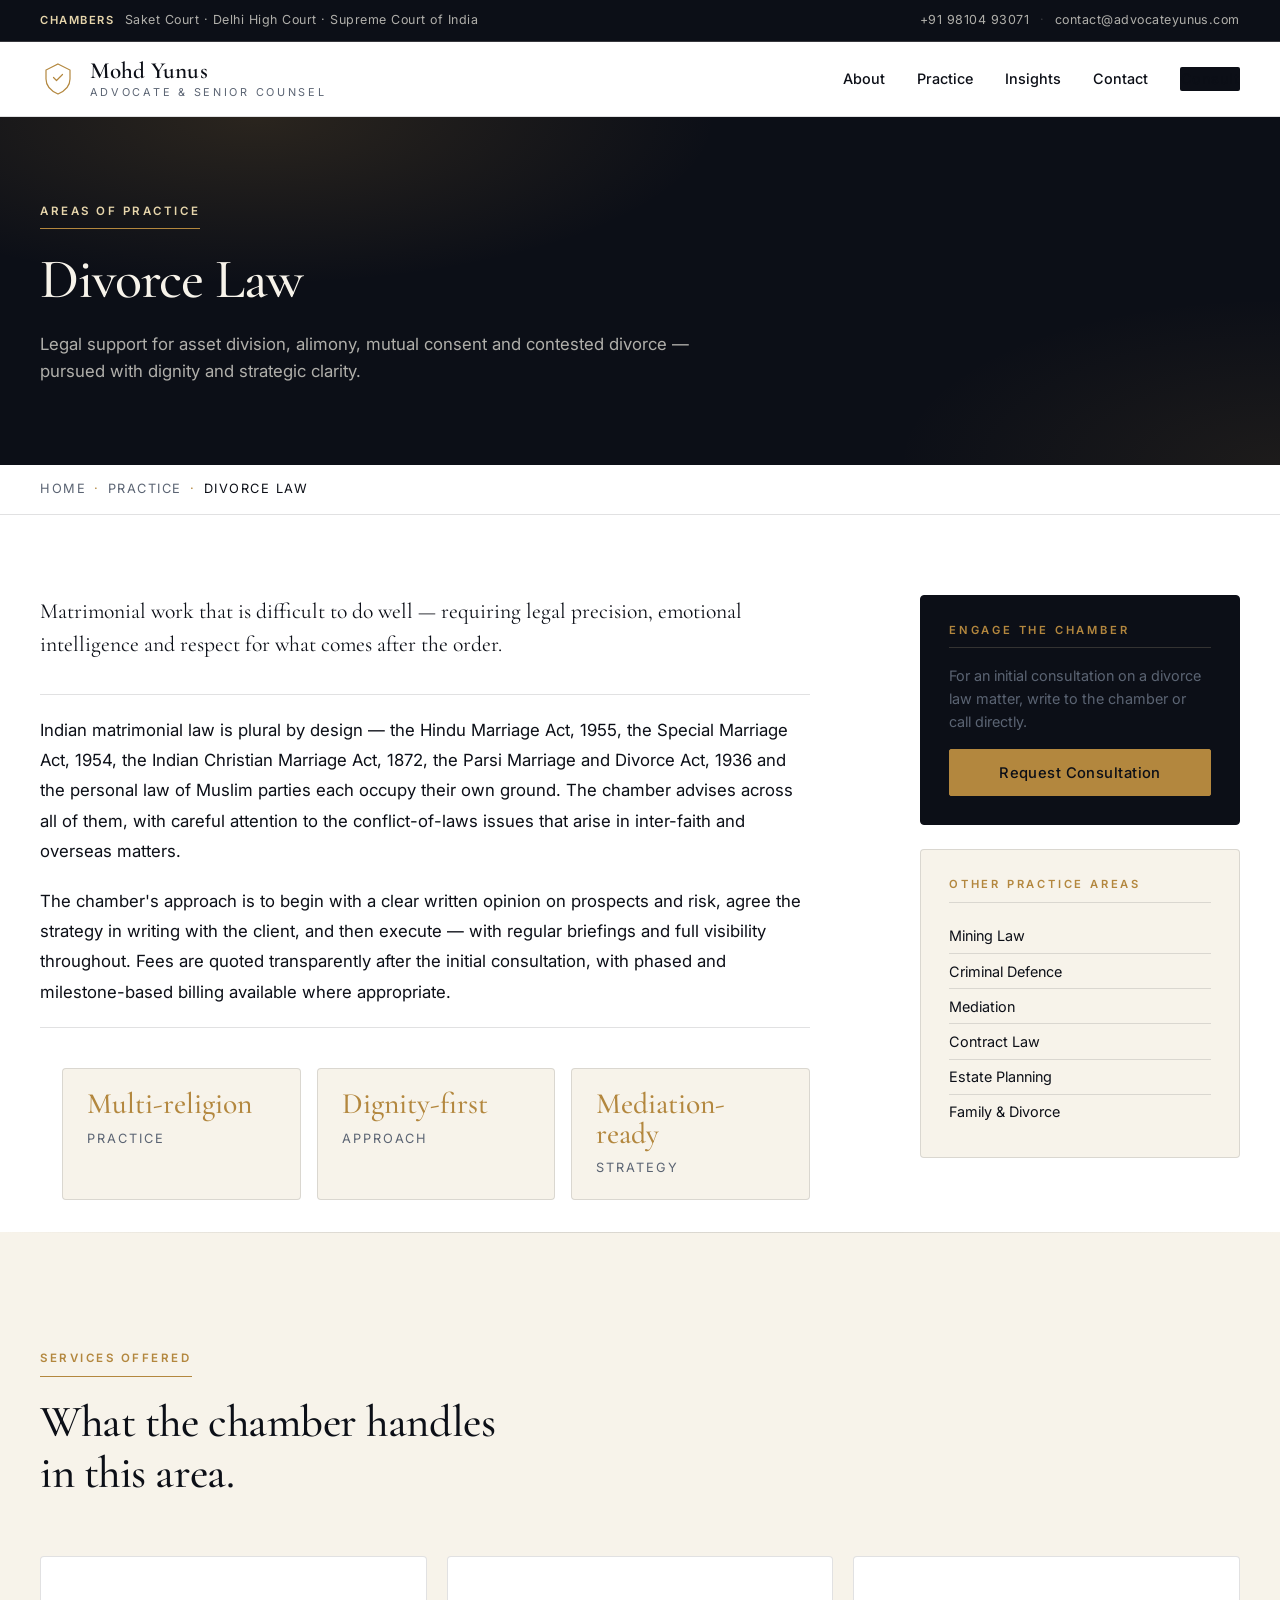
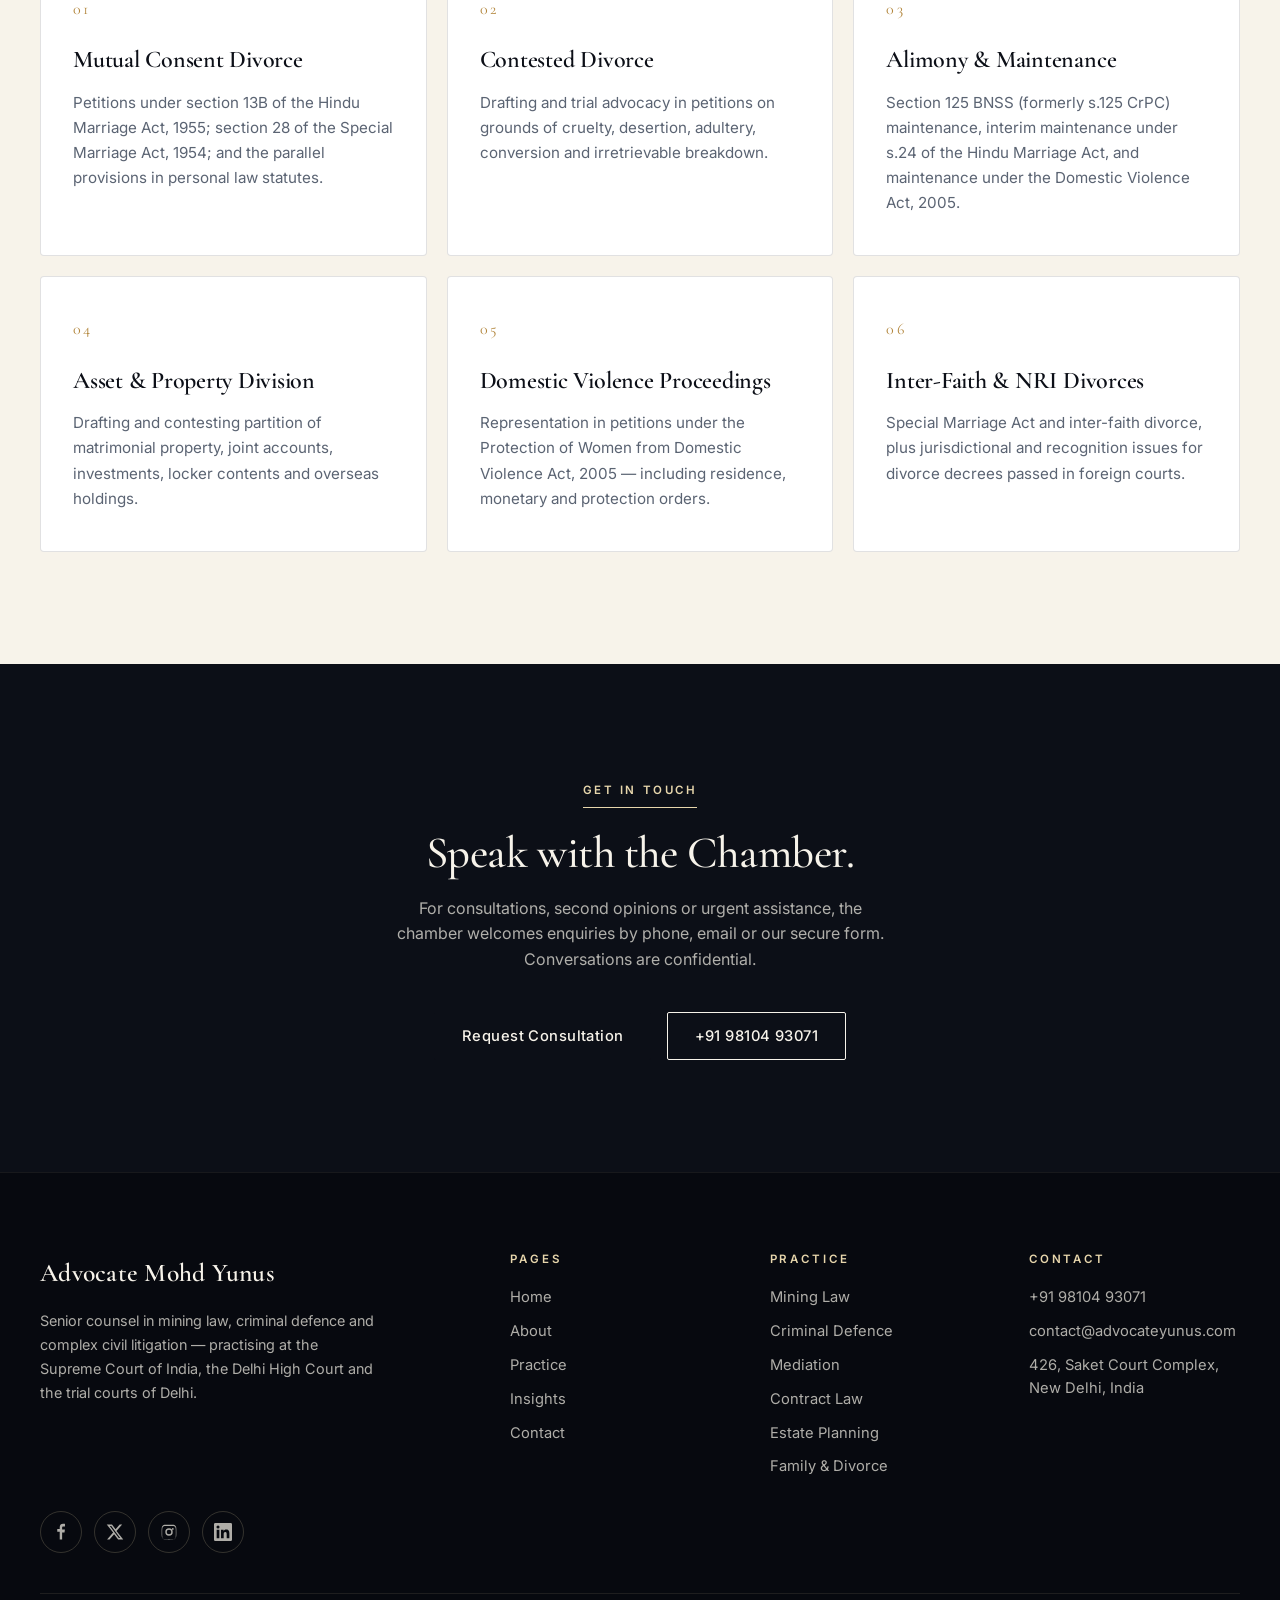
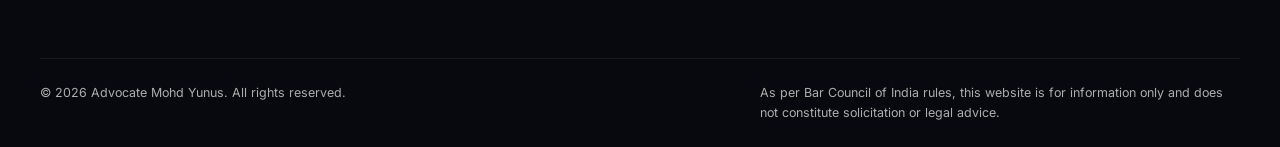
<file: specialisations/divorce-law/index.html>
<!DOCTYPE html>
<html lang="en">
<head>
    <meta charset="UTF-8">
    <meta name="viewport" content="width=device-width, initial-scale=1.0">
    <title>Divorce Law | Advocate Mohd Yunus</title>
    <meta name="description" content="Legal support for asset division, alimony, mutual consent and contested divorce — pursued with dignity and strategic clarity.">
    <meta name="author" content="Advocate Mohd Yunus">
    <meta name="robots" content="index, follow, max-image-preview:large">
    <link rel="canonical" href="https://advocateyunus.com/specialisations/divorce-law/">

    <link rel="icon" type="image/svg+xml" href="/assets/img/favicon.svg">
    <link rel="apple-touch-icon" href="/assets/img/favicon.svg">
    <link rel="manifest" href="/site.webmanifest">
    <meta name="theme-color" content="#0c0f17">

    <meta property="og:type" content="article">
    <meta property="og:title" content="Divorce Law | Advocate Mohd Yunus">
    <meta property="og:description" content="Legal support for asset division, alimony, mutual consent and contested divorce — pursued with dignity and strategic clarity.">
    <meta property="og:url" content="https://advocateyunus.com/specialisations/divorce-law/">
    <meta property="og:image" content="https://advocateyunus.com/assets/img/header/main.jpg">
    <meta property="og:locale" content="en_IN">
    <meta property="og:site_name" content="Advocate Mohd Yunus">

    <meta name="twitter:card" content="summary_large_image">
    <meta name="twitter:title" content="Divorce Law | Advocate Mohd Yunus">
    <meta name="twitter:description" content="Legal support for asset division, alimony, mutual consent and contested divorce — pursued with dignity and strategic clarity.">
    <meta name="twitter:image" content="https://advocateyunus.com/assets/img/header/main.jpg">

    <link rel="preconnect" href="https://fonts.googleapis.com">
    <link rel="preconnect" href="https://fonts.gstatic.com" crossorigin>
    <link href="https://fonts.googleapis.com/css2?family=Cormorant+Garamond:wght@400;500;600;700&family=Inter:wght@300;400;500;600;700&display=swap" rel="stylesheet">

    <link rel="stylesheet" href="/assets/css/styles.css">
    
</head>
<body>

<a class="skip-link" href="#main">Skip to main content</a>

<div class="topbar">
    <div class="container topbar__inner">
        <div class="topbar__left">
            <span class="topbar__item"><span class="topbar__label">Chambers</span> Saket Court · Delhi High Court · Supreme Court of India</span>
        </div>
        <div class="topbar__right">
            <a href="tel:+919810493071" class="topbar__item">+91 98104 93071</a>
            <span class="topbar__divider">·</span>
            <a href="mailto:contact@advocateyunus.com" class="topbar__item">contact@advocateyunus.com</a>
        </div>
    </div>
</div>

<header class="nav" id="nav">
    <div class="container nav__inner">
        <a href="/" class="brand">
            <span class="brand__mark" aria-hidden="true">
                <svg viewBox="0 0 48 48" width="36" height="36" fill="none" stroke="currentColor" stroke-width="1.6">
                    <path d="M24 4 L40 12 L40 24 C40 33 33 40 24 44 C15 40 8 33 8 24 L8 12 Z"/>
                    <path d="M18 22 L22 26 L30 18" stroke-linecap="round" stroke-linejoin="round"/>
                </svg>
            </span>
            <span class="brand__text">
                <span class="brand__name">Mohd Yunus</span>
                <span class="brand__sub">Advocate &amp; Senior Counsel</span>
            </span>
        </a>
        <nav class="nav__links" aria-label="Primary">
            <a href="/about/">About</a>
            <a href="/specialisations/">Practice</a>
            <a href="/blog/">Insights</a>
            <a href="/contact/">Contact</a>
            <a href="/contact/" class="btn btn--ghost">Consult</a>
        </nav>
        <button class="nav__toggle" aria-label="Open menu" aria-expanded="false">
            <span></span><span></span><span></span>
        </button>
    </div>
</header>

<main id="main">


<section class="page-header">
    <div class="container page-header__inner">
        <span class="eyebrow">Areas of Practice</span>
        <h1>Divorce Law</h1>
        <p>Legal support for asset division, alimony, mutual consent and contested divorce — pursued with dignity and strategic clarity.</p>
    </div>
</section>

<nav class="breadcrumb" aria-label="Breadcrumb">
    <div class="container">
        <ol>
            <li><a href="/">Home</a></li>
            <li><a href="/specialisations/">Practice</a></li>
            <li aria-current="page">Divorce Law</li>
        </ol>
    </div>
</nav>

<section class="practice-detail__intro">
    <div class="container">
        <div class="article__layout">
            <div class="article__body">
                
                <p class="article__lede">Matrimonial work that is difficult to do well — requiring legal precision, emotional intelligence and respect for what comes after the order.</p>
                <p>Indian matrimonial law is plural by design — the Hindu Marriage Act, 1955, the Special Marriage Act, 1954, the Indian Christian Marriage Act, 1872, the Parsi Marriage and Divorce Act, 1936 and the personal law of Muslim parties each occupy their own ground. The chamber advises across all of them, with careful attention to the conflict-of-laws issues that arise in inter-faith and overseas matters.</p>
                <p>The chamber's approach is to begin with a clear written opinion on prospects and risk, agree the strategy in writing with the client, and then execute — with regular briefings and full visibility throughout. Fees are quoted transparently after the initial consultation, with phased and milestone-based billing available where appropriate.</p>

                <ul class="practice-detail__highlights">
            <li><strong>Multi-religion</strong><span>Practice</span></li>
            <li><strong>Dignity-first</strong><span>Approach</span></li>
            <li><strong>Mediation-ready</strong><span>Strategy</span></li>
                </ul>
            </div>

            <aside class="article__aside">
                <div class="aside-card aside-card--dark">
                    <h4>Engage the Chamber</h4>
                    <p>For an initial consultation on a divorce law matter, write to the chamber or call directly.</p>
                    <a href="/contact/" class="btn btn--primary" style="background: var(--gold); border-color: var(--gold); color: var(--ink);">Request Consultation</a>
                </div>
                <div class="aside-card">
                    <h4>Other Practice Areas</h4>
                    <ul>
                        <li><a href="/specialisations/mining-laws/">Mining Law</a></li>
                        <li><a href="/specialisations/criminal-law/">Criminal Defence</a></li>
                        <li><a href="/specialisations/mediation-law/">Mediation</a></li>
                        <li><a href="/specialisations/contract-law/">Contract Law</a></li>
                        <li><a href="/specialisations/estate-planning-law/">Estate Planning</a></li>
                        <li><a href="/specialisations/divorce-law/">Family &amp; Divorce</a></li>
                    </ul>
                </div>
            </aside>
        </div>
    </div>
</section>

<section class="practice">
    <div class="container">
        <div class="section-head">
            <span class="eyebrow">Services Offered</span>
            <h2 class="section-title">What the chamber handles in this area.</h2>
        </div>
        <div class="practice__grid">
            <article class="card">
                <span class="card__num">01</span>
                <h3 class="card__title">Mutual Consent Divorce</h3>
                <p class="card__copy">Petitions under section 13B of the Hindu Marriage Act, 1955; section 28 of the Special Marriage Act, 1954; and the parallel provisions in personal law statutes.</p>
            </article>
            <article class="card">
                <span class="card__num">02</span>
                <h3 class="card__title">Contested Divorce</h3>
                <p class="card__copy">Drafting and trial advocacy in petitions on grounds of cruelty, desertion, adultery, conversion and irretrievable breakdown.</p>
            </article>
            <article class="card">
                <span class="card__num">03</span>
                <h3 class="card__title">Alimony & Maintenance</h3>
                <p class="card__copy">Section 125 BNSS (formerly s.125 CrPC) maintenance, interim maintenance under s.24 of the Hindu Marriage Act, and maintenance under the Domestic Violence Act, 2005.</p>
            </article>
            <article class="card">
                <span class="card__num">04</span>
                <h3 class="card__title">Asset & Property Division</h3>
                <p class="card__copy">Drafting and contesting partition of matrimonial property, joint accounts, investments, locker contents and overseas holdings.</p>
            </article>
            <article class="card">
                <span class="card__num">05</span>
                <h3 class="card__title">Domestic Violence Proceedings</h3>
                <p class="card__copy">Representation in petitions under the Protection of Women from Domestic Violence Act, 2005 — including residence, monetary and protection orders.</p>
            </article>
            <article class="card">
                <span class="card__num">06</span>
                <h3 class="card__title">Inter-Faith & NRI Divorces</h3>
                <p class="card__copy">Special Marriage Act and inter-faith divorce, plus jurisdictional and recognition issues for divorce decrees passed in foreign courts.</p>
            </article>
        </div>
    </div>
</section>


<section class="contact">
    <div class="container contact__inner" style="grid-template-columns: 1fr;">
        <div class="contact__copy" style="text-align: center; max-width: 720px; margin: 0 auto;">
            <span class="eyebrow">Get in Touch</span>
            <h2 class="section-title" style="margin-inline: auto;">Speak with the Chamber.</h2>
            <p style="margin-inline: auto;">For consultations, second opinions or urgent assistance, the chamber welcomes enquiries by phone, email or our secure form. Conversations are confidential.</p>
            <div style="display: flex; gap: 1rem; justify-content: center; flex-wrap: wrap; margin-top: 2rem;">
                <a href="/contact/" class="btn btn--primary">Request Consultation</a>
                <a href="tel:+919810493071" class="btn btn--outline" style="color: var(--ivory); border-color: var(--ivory);">+91 98104 93071</a>
            </div>
        </div>
    </div>
</section>

</main>

<footer class="footer">
    <div class="container footer__inner">
        <div class="footer__brand">
            <span class="brand__name">Advocate Mohd Yunus</span>
            <p>Senior counsel in mining law, criminal defence and complex civil litigation — practising at the Supreme Court of India, the Delhi High Court and the trial courts of Delhi.</p>
        </div>
        <div class="footer__col">
            <h4>Pages</h4>
            <ul>
                <li><a href="/">Home</a></li>
                <li><a href="/about/">About</a></li>
                <li><a href="/specialisations/">Practice</a></li>
                <li><a href="/blog/">Insights</a></li>
                <li><a href="/contact/">Contact</a></li>
            </ul>
        </div>
        <div class="footer__col">
            <h4>Practice</h4>
            <ul>
                <li><a href="/specialisations/mining-laws/">Mining Law</a></li>
                <li><a href="/specialisations/criminal-law/">Criminal Defence</a></li>
                <li><a href="/specialisations/mediation-law/">Mediation</a></li>
                <li><a href="/specialisations/contract-law/">Contract Law</a></li>
                <li><a href="/specialisations/estate-planning-law/">Estate Planning</a></li>
                <li><a href="/specialisations/divorce-law/">Family &amp; Divorce</a></li>
            </ul>
        </div>
        <div class="footer__col">
            <h4>Contact</h4>
            <ul>
                <li><a href="tel:+919810493071">+91 98104 93071</a></li>
                <li><a href="mailto:contact@advocateyunus.com">contact@advocateyunus.com</a></li>
                <li>426, Saket Court Complex,<br>New Delhi, India</li>
            </ul>
        </div>
        <div class="footer__social" aria-label="Social media">
            <a href="https://www.facebook.com/yunus.mohd.520" target="_blank" rel="noopener noreferrer" aria-label="Facebook"><svg viewBox="0 0 24 24" aria-hidden="true"><path d="M13.5 22V12.5h3.2l.5-3.7h-3.7V6.4c0-1.1.3-1.8 1.8-1.8h2V1.2C17 1.1 15.9 1 14.7 1c-2.6 0-4.4 1.6-4.4 4.5v2.5H7v3.7h3.3V22h3.2z"/></svg></a>
            <a href="https://x.com/Advocateyunus1" target="_blank" rel="noopener noreferrer" aria-label="X (Twitter)"><svg viewBox="0 0 24 24" aria-hidden="true"><path d="M18.244 2H21.5l-7.5 8.572L23 22h-6.825l-5.348-6.99L4.7 22H1.444l8.04-9.187L1 2h6.99l4.83 6.388L18.244 2zm-1.18 18h1.825L7.012 4H5.054l12.01 16z"/></svg></a>
            <a href="https://www.instagram.com/advocateyunus.delhi/" target="_blank" rel="noopener noreferrer" aria-label="Instagram"><svg viewBox="0 0 24 24" aria-hidden="true"><path d="M12 2.2c3.2 0 3.6 0 4.8.1 1.2.1 1.8.2 2.2.4.6.2 1 .5 1.4.9.4.4.7.9.9 1.4.2.4.4 1 .4 2.2.1 1.2.1 1.6.1 4.8s0 3.6-.1 4.8c-.1 1.2-.2 1.8-.4 2.2-.2.6-.5 1-.9 1.4-.4.4-.9.7-1.4.9-.4.2-1 .4-2.2.4-1.2.1-1.6.1-4.8.1s-3.6 0-4.8-.1c-1.2-.1-1.8-.2-2.2-.4-.6-.2-1-.5-1.4-.9-.4-.4-.7-.9-.9-1.4-.2-.4-.4-1-.4-2.2C2.2 15.6 2.2 15.2 2.2 12s0-3.6.1-4.8c.1-1.2.2-1.8.4-2.2.2-.6.5-1 .9-1.4.4-.4.9-.7 1.4-.9.4-.2 1-.4 2.2-.4C8.4 2.2 8.8 2.2 12 2.2zm0 1.8c-3.2 0-3.5 0-4.7.1-1.1.1-1.7.2-2.1.3-.5.2-.9.4-1.2.7-.4.4-.6.8-.7 1.2-.1.4-.3 1-.3 2.1-.1 1.2-.1 1.5-.1 4.7s0 3.5.1 4.7c.1 1.1.2 1.7.3 2.1.2.5.4.9.7 1.2.4.4.8.6 1.2.7.4.1 1 .3 2.1.3 1.2.1 1.5.1 4.7.1s3.5 0 4.7-.1c1.1-.1 1.7-.2 2.1-.3.5-.2.9-.4 1.2-.7.4-.4.6-.8.7-1.2.1-.4.3-1 .3-2.1.1-1.2.1-1.5.1-4.7s0-3.5-.1-4.7c-.1-1.1-.2-1.7-.3-2.1-.2-.5-.4-.9-.7-1.2-.4-.4-.8-.6-1.2-.7-.4-.1-1-.3-2.1-.3C15.5 4 15.2 4 12 4zm0 3.1A4.9 4.9 0 1 1 12 17a4.9 4.9 0 0 1 0-9.9zm0 1.8a3.1 3.1 0 1 0 0 6.2 3.1 3.1 0 0 0 0-6.2zm5.1-2.1a1.15 1.15 0 1 1 0 2.3 1.15 1.15 0 0 1 0-2.3z"/></svg></a>
            <a href="https://www.linkedin.com/in/m-yunus-advocate-58a69a46/" target="_blank" rel="noopener noreferrer" aria-label="LinkedIn"><svg viewBox="0 0 24 24" aria-hidden="true"><path d="M20.45 20.45h-3.55v-5.57c0-1.33-.02-3.04-1.85-3.04-1.86 0-2.14 1.45-2.14 2.95v5.66H9.36V9h3.41v1.56h.05c.48-.91 1.65-1.86 3.39-1.86 3.62 0 4.29 2.39 4.29 5.49v6.26zM5.34 7.43a2.06 2.06 0 1 1 0-4.12 2.06 2.06 0 0 1 0 4.12zM7.12 20.45H3.56V9h3.56v11.45zM22.22 0H1.78A1.76 1.76 0 0 0 0 1.74v20.52A1.76 1.76 0 0 0 1.78 24h20.44A1.77 1.77 0 0 0 24 22.26V1.74A1.77 1.77 0 0 0 22.22 0z"/></svg></a>
        </div>
    </div>
    <div class="container footer__base">
        <span>© <span id="year"></span> Advocate Mohd Yunus. All rights reserved.</span>
        <span class="footer__disclaimer">As per Bar Council of India rules, this website is for information only and does not constitute solicitation or legal advice.</span>
    </div>
</footer>

<script src="/assets/js/main.js" defer></script>
</body>
</html>
</file>
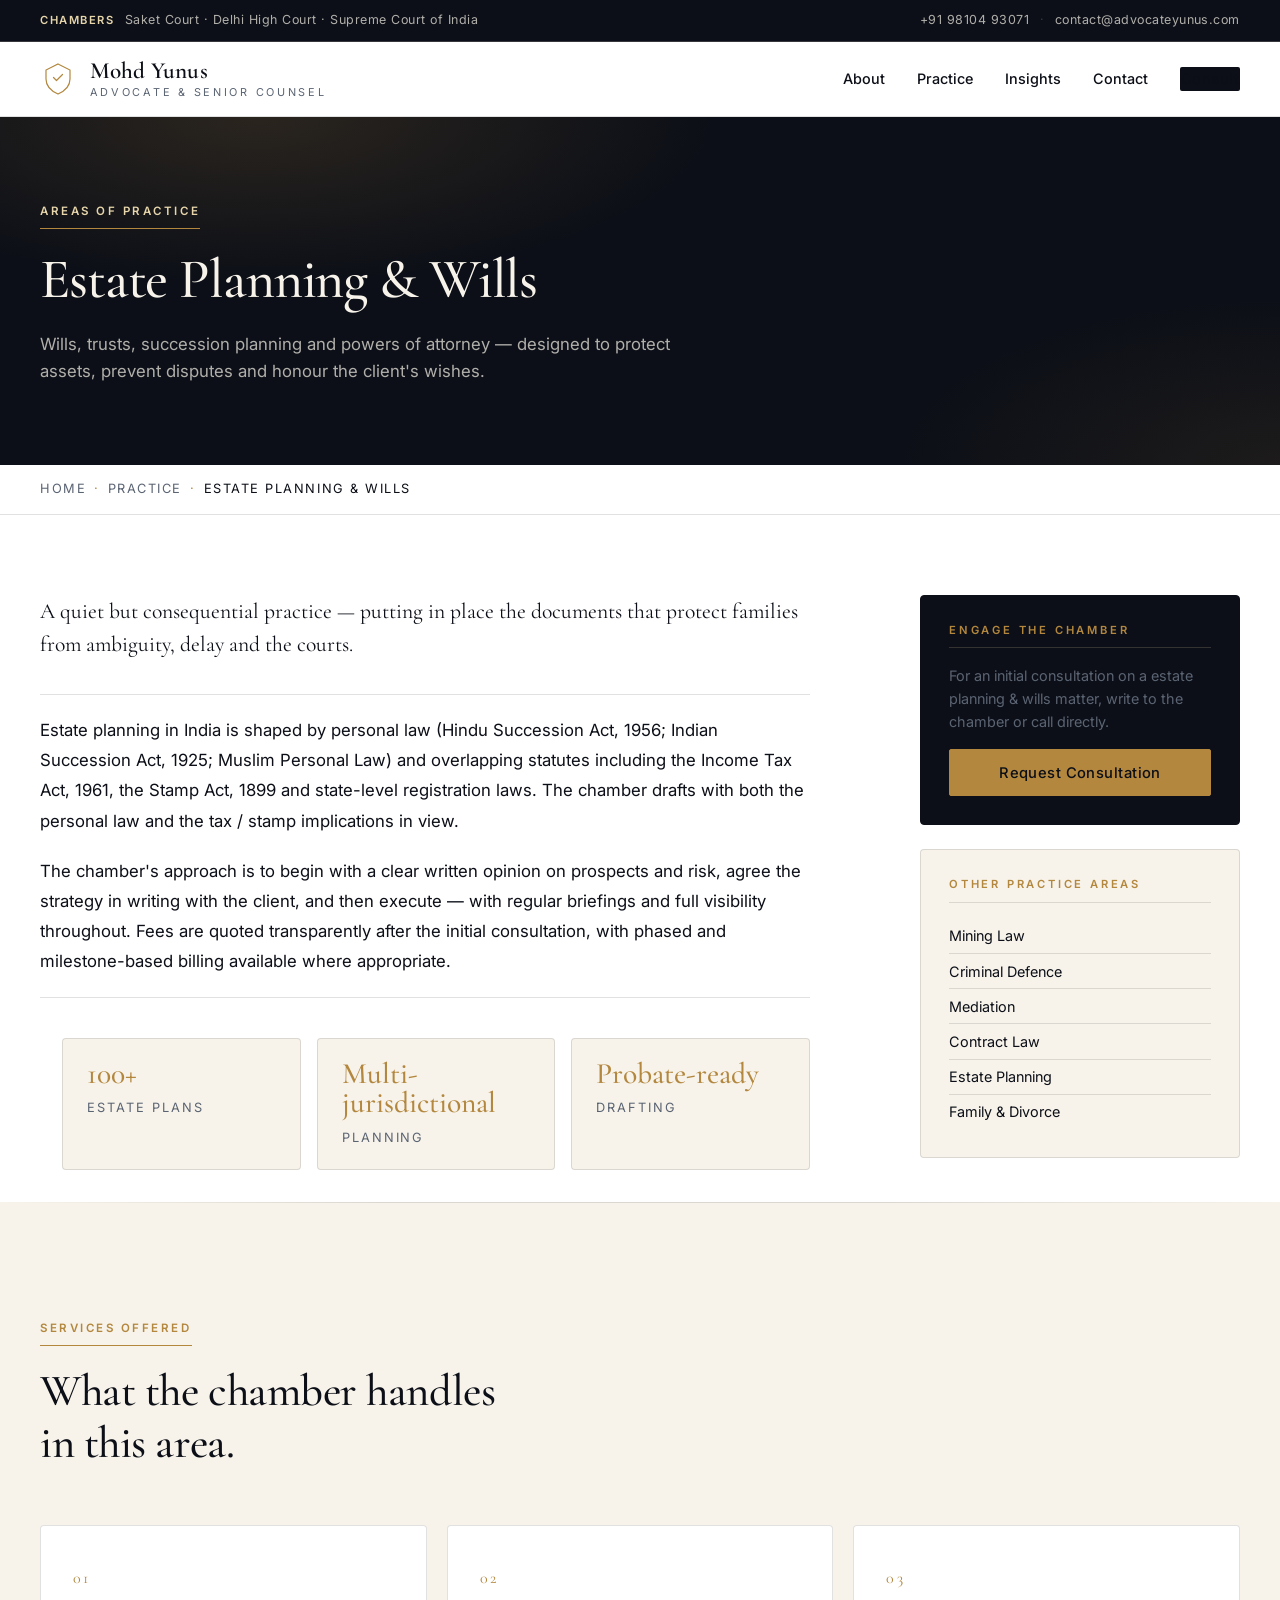
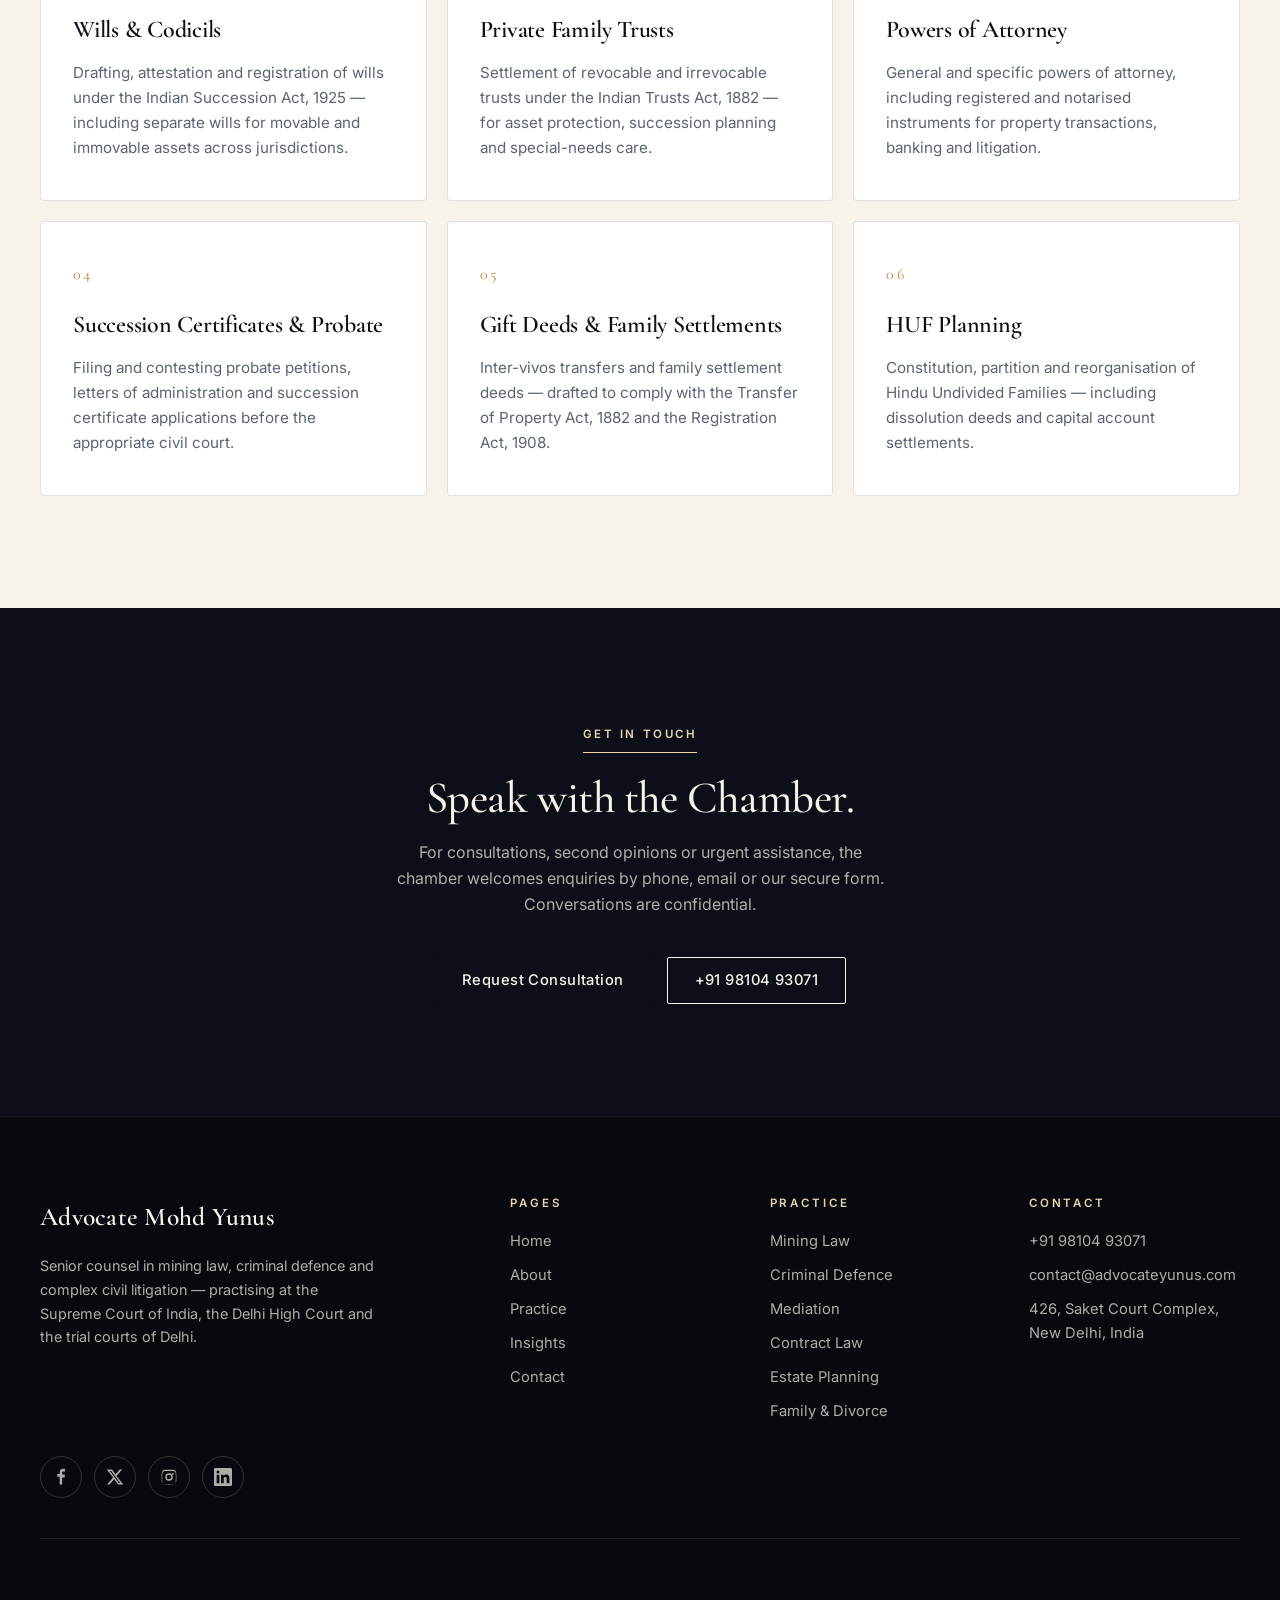
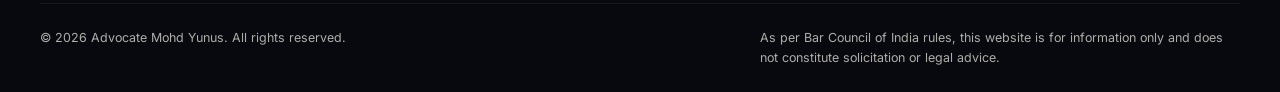
<file: specialisations/estate-planning-law/index.html>
<!DOCTYPE html>
<html lang="en">
<head>
    <meta charset="UTF-8">
    <meta name="viewport" content="width=device-width, initial-scale=1.0">
    <title>Estate Planning & Wills | Advocate Mohd Yunus</title>
    <meta name="description" content="Wills, trusts, succession planning and powers of attorney — designed to protect assets, prevent disputes and honour the client's wishes.">
    <meta name="author" content="Advocate Mohd Yunus">
    <meta name="robots" content="index, follow, max-image-preview:large">
    <link rel="canonical" href="https://advocateyunus.com/specialisations/estate-planning-law/">

    <link rel="icon" type="image/svg+xml" href="/assets/img/favicon.svg">
    <link rel="apple-touch-icon" href="/assets/img/favicon.svg">
    <link rel="manifest" href="/site.webmanifest">
    <meta name="theme-color" content="#0c0f17">

    <meta property="og:type" content="article">
    <meta property="og:title" content="Estate Planning & Wills | Advocate Mohd Yunus">
    <meta property="og:description" content="Wills, trusts, succession planning and powers of attorney — designed to protect assets, prevent disputes and honour the client's wishes.">
    <meta property="og:url" content="https://advocateyunus.com/specialisations/estate-planning-law/">
    <meta property="og:image" content="https://advocateyunus.com/assets/img/header/main.jpg">
    <meta property="og:locale" content="en_IN">
    <meta property="og:site_name" content="Advocate Mohd Yunus">

    <meta name="twitter:card" content="summary_large_image">
    <meta name="twitter:title" content="Estate Planning & Wills | Advocate Mohd Yunus">
    <meta name="twitter:description" content="Wills, trusts, succession planning and powers of attorney — designed to protect assets, prevent disputes and honour the client's wishes.">
    <meta name="twitter:image" content="https://advocateyunus.com/assets/img/header/main.jpg">

    <link rel="preconnect" href="https://fonts.googleapis.com">
    <link rel="preconnect" href="https://fonts.gstatic.com" crossorigin>
    <link href="https://fonts.googleapis.com/css2?family=Cormorant+Garamond:wght@400;500;600;700&family=Inter:wght@300;400;500;600;700&display=swap" rel="stylesheet">

    <link rel="stylesheet" href="/assets/css/styles.css">
    
</head>
<body>

<a class="skip-link" href="#main">Skip to main content</a>

<div class="topbar">
    <div class="container topbar__inner">
        <div class="topbar__left">
            <span class="topbar__item"><span class="topbar__label">Chambers</span> Saket Court · Delhi High Court · Supreme Court of India</span>
        </div>
        <div class="topbar__right">
            <a href="tel:+919810493071" class="topbar__item">+91 98104 93071</a>
            <span class="topbar__divider">·</span>
            <a href="mailto:contact@advocateyunus.com" class="topbar__item">contact@advocateyunus.com</a>
        </div>
    </div>
</div>

<header class="nav" id="nav">
    <div class="container nav__inner">
        <a href="/" class="brand">
            <span class="brand__mark" aria-hidden="true">
                <svg viewBox="0 0 48 48" width="36" height="36" fill="none" stroke="currentColor" stroke-width="1.6">
                    <path d="M24 4 L40 12 L40 24 C40 33 33 40 24 44 C15 40 8 33 8 24 L8 12 Z"/>
                    <path d="M18 22 L22 26 L30 18" stroke-linecap="round" stroke-linejoin="round"/>
                </svg>
            </span>
            <span class="brand__text">
                <span class="brand__name">Mohd Yunus</span>
                <span class="brand__sub">Advocate &amp; Senior Counsel</span>
            </span>
        </a>
        <nav class="nav__links" aria-label="Primary">
            <a href="/about/">About</a>
            <a href="/specialisations/">Practice</a>
            <a href="/blog/">Insights</a>
            <a href="/contact/">Contact</a>
            <a href="/contact/" class="btn btn--ghost">Consult</a>
        </nav>
        <button class="nav__toggle" aria-label="Open menu" aria-expanded="false">
            <span></span><span></span><span></span>
        </button>
    </div>
</header>

<main id="main">


<section class="page-header">
    <div class="container page-header__inner">
        <span class="eyebrow">Areas of Practice</span>
        <h1>Estate Planning & Wills</h1>
        <p>Wills, trusts, succession planning and powers of attorney — designed to protect assets, prevent disputes and honour the client's wishes.</p>
    </div>
</section>

<nav class="breadcrumb" aria-label="Breadcrumb">
    <div class="container">
        <ol>
            <li><a href="/">Home</a></li>
            <li><a href="/specialisations/">Practice</a></li>
            <li aria-current="page">Estate Planning & Wills</li>
        </ol>
    </div>
</nav>

<section class="practice-detail__intro">
    <div class="container">
        <div class="article__layout">
            <div class="article__body">
                
                <p class="article__lede">A quiet but consequential practice — putting in place the documents that protect families from ambiguity, delay and the courts.</p>
                <p>Estate planning in India is shaped by personal law (Hindu Succession Act, 1956; Indian Succession Act, 1925; Muslim Personal Law) and overlapping statutes including the Income Tax Act, 1961, the Stamp Act, 1899 and state-level registration laws. The chamber drafts with both the personal law and the tax / stamp implications in view.</p>
                <p>The chamber's approach is to begin with a clear written opinion on prospects and risk, agree the strategy in writing with the client, and then execute — with regular briefings and full visibility throughout. Fees are quoted transparently after the initial consultation, with phased and milestone-based billing available where appropriate.</p>

                <ul class="practice-detail__highlights">
            <li><strong>100+</strong><span>Estate plans</span></li>
            <li><strong>Multi-jurisdictional</strong><span>Planning</span></li>
            <li><strong>Probate-ready</strong><span>Drafting</span></li>
                </ul>
            </div>

            <aside class="article__aside">
                <div class="aside-card aside-card--dark">
                    <h4>Engage the Chamber</h4>
                    <p>For an initial consultation on a estate planning & wills matter, write to the chamber or call directly.</p>
                    <a href="/contact/" class="btn btn--primary" style="background: var(--gold); border-color: var(--gold); color: var(--ink);">Request Consultation</a>
                </div>
                <div class="aside-card">
                    <h4>Other Practice Areas</h4>
                    <ul>
                        <li><a href="/specialisations/mining-laws/">Mining Law</a></li>
                        <li><a href="/specialisations/criminal-law/">Criminal Defence</a></li>
                        <li><a href="/specialisations/mediation-law/">Mediation</a></li>
                        <li><a href="/specialisations/contract-law/">Contract Law</a></li>
                        <li><a href="/specialisations/estate-planning-law/">Estate Planning</a></li>
                        <li><a href="/specialisations/divorce-law/">Family &amp; Divorce</a></li>
                    </ul>
                </div>
            </aside>
        </div>
    </div>
</section>

<section class="practice">
    <div class="container">
        <div class="section-head">
            <span class="eyebrow">Services Offered</span>
            <h2 class="section-title">What the chamber handles in this area.</h2>
        </div>
        <div class="practice__grid">
            <article class="card">
                <span class="card__num">01</span>
                <h3 class="card__title">Wills & Codicils</h3>
                <p class="card__copy">Drafting, attestation and registration of wills under the Indian Succession Act, 1925 — including separate wills for movable and immovable assets across jurisdictions.</p>
            </article>
            <article class="card">
                <span class="card__num">02</span>
                <h3 class="card__title">Private Family Trusts</h3>
                <p class="card__copy">Settlement of revocable and irrevocable trusts under the Indian Trusts Act, 1882 — for asset protection, succession planning and special-needs care.</p>
            </article>
            <article class="card">
                <span class="card__num">03</span>
                <h3 class="card__title">Powers of Attorney</h3>
                <p class="card__copy">General and specific powers of attorney, including registered and notarised instruments for property transactions, banking and litigation.</p>
            </article>
            <article class="card">
                <span class="card__num">04</span>
                <h3 class="card__title">Succession Certificates & Probate</h3>
                <p class="card__copy">Filing and contesting probate petitions, letters of administration and succession certificate applications before the appropriate civil court.</p>
            </article>
            <article class="card">
                <span class="card__num">05</span>
                <h3 class="card__title">Gift Deeds & Family Settlements</h3>
                <p class="card__copy">Inter-vivos transfers and family settlement deeds — drafted to comply with the Transfer of Property Act, 1882 and the Registration Act, 1908.</p>
            </article>
            <article class="card">
                <span class="card__num">06</span>
                <h3 class="card__title">HUF Planning</h3>
                <p class="card__copy">Constitution, partition and reorganisation of Hindu Undivided Families — including dissolution deeds and capital account settlements.</p>
            </article>
        </div>
    </div>
</section>


<section class="contact">
    <div class="container contact__inner" style="grid-template-columns: 1fr;">
        <div class="contact__copy" style="text-align: center; max-width: 720px; margin: 0 auto;">
            <span class="eyebrow">Get in Touch</span>
            <h2 class="section-title" style="margin-inline: auto;">Speak with the Chamber.</h2>
            <p style="margin-inline: auto;">For consultations, second opinions or urgent assistance, the chamber welcomes enquiries by phone, email or our secure form. Conversations are confidential.</p>
            <div style="display: flex; gap: 1rem; justify-content: center; flex-wrap: wrap; margin-top: 2rem;">
                <a href="/contact/" class="btn btn--primary">Request Consultation</a>
                <a href="tel:+919810493071" class="btn btn--outline" style="color: var(--ivory); border-color: var(--ivory);">+91 98104 93071</a>
            </div>
        </div>
    </div>
</section>

</main>

<footer class="footer">
    <div class="container footer__inner">
        <div class="footer__brand">
            <span class="brand__name">Advocate Mohd Yunus</span>
            <p>Senior counsel in mining law, criminal defence and complex civil litigation — practising at the Supreme Court of India, the Delhi High Court and the trial courts of Delhi.</p>
        </div>
        <div class="footer__col">
            <h4>Pages</h4>
            <ul>
                <li><a href="/">Home</a></li>
                <li><a href="/about/">About</a></li>
                <li><a href="/specialisations/">Practice</a></li>
                <li><a href="/blog/">Insights</a></li>
                <li><a href="/contact/">Contact</a></li>
            </ul>
        </div>
        <div class="footer__col">
            <h4>Practice</h4>
            <ul>
                <li><a href="/specialisations/mining-laws/">Mining Law</a></li>
                <li><a href="/specialisations/criminal-law/">Criminal Defence</a></li>
                <li><a href="/specialisations/mediation-law/">Mediation</a></li>
                <li><a href="/specialisations/contract-law/">Contract Law</a></li>
                <li><a href="/specialisations/estate-planning-law/">Estate Planning</a></li>
                <li><a href="/specialisations/divorce-law/">Family &amp; Divorce</a></li>
            </ul>
        </div>
        <div class="footer__col">
            <h4>Contact</h4>
            <ul>
                <li><a href="tel:+919810493071">+91 98104 93071</a></li>
                <li><a href="mailto:contact@advocateyunus.com">contact@advocateyunus.com</a></li>
                <li>426, Saket Court Complex,<br>New Delhi, India</li>
            </ul>
        </div>
        <div class="footer__social" aria-label="Social media">
            <a href="https://www.facebook.com/yunus.mohd.520" target="_blank" rel="noopener noreferrer" aria-label="Facebook"><svg viewBox="0 0 24 24" aria-hidden="true"><path d="M13.5 22V12.5h3.2l.5-3.7h-3.7V6.4c0-1.1.3-1.8 1.8-1.8h2V1.2C17 1.1 15.9 1 14.7 1c-2.6 0-4.4 1.6-4.4 4.5v2.5H7v3.7h3.3V22h3.2z"/></svg></a>
            <a href="https://x.com/Advocateyunus1" target="_blank" rel="noopener noreferrer" aria-label="X (Twitter)"><svg viewBox="0 0 24 24" aria-hidden="true"><path d="M18.244 2H21.5l-7.5 8.572L23 22h-6.825l-5.348-6.99L4.7 22H1.444l8.04-9.187L1 2h6.99l4.83 6.388L18.244 2zm-1.18 18h1.825L7.012 4H5.054l12.01 16z"/></svg></a>
            <a href="https://www.instagram.com/advocateyunus.delhi/" target="_blank" rel="noopener noreferrer" aria-label="Instagram"><svg viewBox="0 0 24 24" aria-hidden="true"><path d="M12 2.2c3.2 0 3.6 0 4.8.1 1.2.1 1.8.2 2.2.4.6.2 1 .5 1.4.9.4.4.7.9.9 1.4.2.4.4 1 .4 2.2.1 1.2.1 1.6.1 4.8s0 3.6-.1 4.8c-.1 1.2-.2 1.8-.4 2.2-.2.6-.5 1-.9 1.4-.4.4-.9.7-1.4.9-.4.2-1 .4-2.2.4-1.2.1-1.6.1-4.8.1s-3.6 0-4.8-.1c-1.2-.1-1.8-.2-2.2-.4-.6-.2-1-.5-1.4-.9-.4-.4-.7-.9-.9-1.4-.2-.4-.4-1-.4-2.2C2.2 15.6 2.2 15.2 2.2 12s0-3.6.1-4.8c.1-1.2.2-1.8.4-2.2.2-.6.5-1 .9-1.4.4-.4.9-.7 1.4-.9.4-.2 1-.4 2.2-.4C8.4 2.2 8.8 2.2 12 2.2zm0 1.8c-3.2 0-3.5 0-4.7.1-1.1.1-1.7.2-2.1.3-.5.2-.9.4-1.2.7-.4.4-.6.8-.7 1.2-.1.4-.3 1-.3 2.1-.1 1.2-.1 1.5-.1 4.7s0 3.5.1 4.7c.1 1.1.2 1.7.3 2.1.2.5.4.9.7 1.2.4.4.8.6 1.2.7.4.1 1 .3 2.1.3 1.2.1 1.5.1 4.7.1s3.5 0 4.7-.1c1.1-.1 1.7-.2 2.1-.3.5-.2.9-.4 1.2-.7.4-.4.6-.8.7-1.2.1-.4.3-1 .3-2.1.1-1.2.1-1.5.1-4.7s0-3.5-.1-4.7c-.1-1.1-.2-1.7-.3-2.1-.2-.5-.4-.9-.7-1.2-.4-.4-.8-.6-1.2-.7-.4-.1-1-.3-2.1-.3C15.5 4 15.2 4 12 4zm0 3.1A4.9 4.9 0 1 1 12 17a4.9 4.9 0 0 1 0-9.9zm0 1.8a3.1 3.1 0 1 0 0 6.2 3.1 3.1 0 0 0 0-6.2zm5.1-2.1a1.15 1.15 0 1 1 0 2.3 1.15 1.15 0 0 1 0-2.3z"/></svg></a>
            <a href="https://www.linkedin.com/in/m-yunus-advocate-58a69a46/" target="_blank" rel="noopener noreferrer" aria-label="LinkedIn"><svg viewBox="0 0 24 24" aria-hidden="true"><path d="M20.45 20.45h-3.55v-5.57c0-1.33-.02-3.04-1.85-3.04-1.86 0-2.14 1.45-2.14 2.95v5.66H9.36V9h3.41v1.56h.05c.48-.91 1.65-1.86 3.39-1.86 3.62 0 4.29 2.39 4.29 5.49v6.26zM5.34 7.43a2.06 2.06 0 1 1 0-4.12 2.06 2.06 0 0 1 0 4.12zM7.12 20.45H3.56V9h3.56v11.45zM22.22 0H1.78A1.76 1.76 0 0 0 0 1.74v20.52A1.76 1.76 0 0 0 1.78 24h20.44A1.77 1.77 0 0 0 24 22.26V1.74A1.77 1.77 0 0 0 22.22 0z"/></svg></a>
        </div>
    </div>
    <div class="container footer__base">
        <span>© <span id="year"></span> Advocate Mohd Yunus. All rights reserved.</span>
        <span class="footer__disclaimer">As per Bar Council of India rules, this website is for information only and does not constitute solicitation or legal advice.</span>
    </div>
</footer>

<script src="/assets/js/main.js" defer></script>
</body>
</html>
</file>
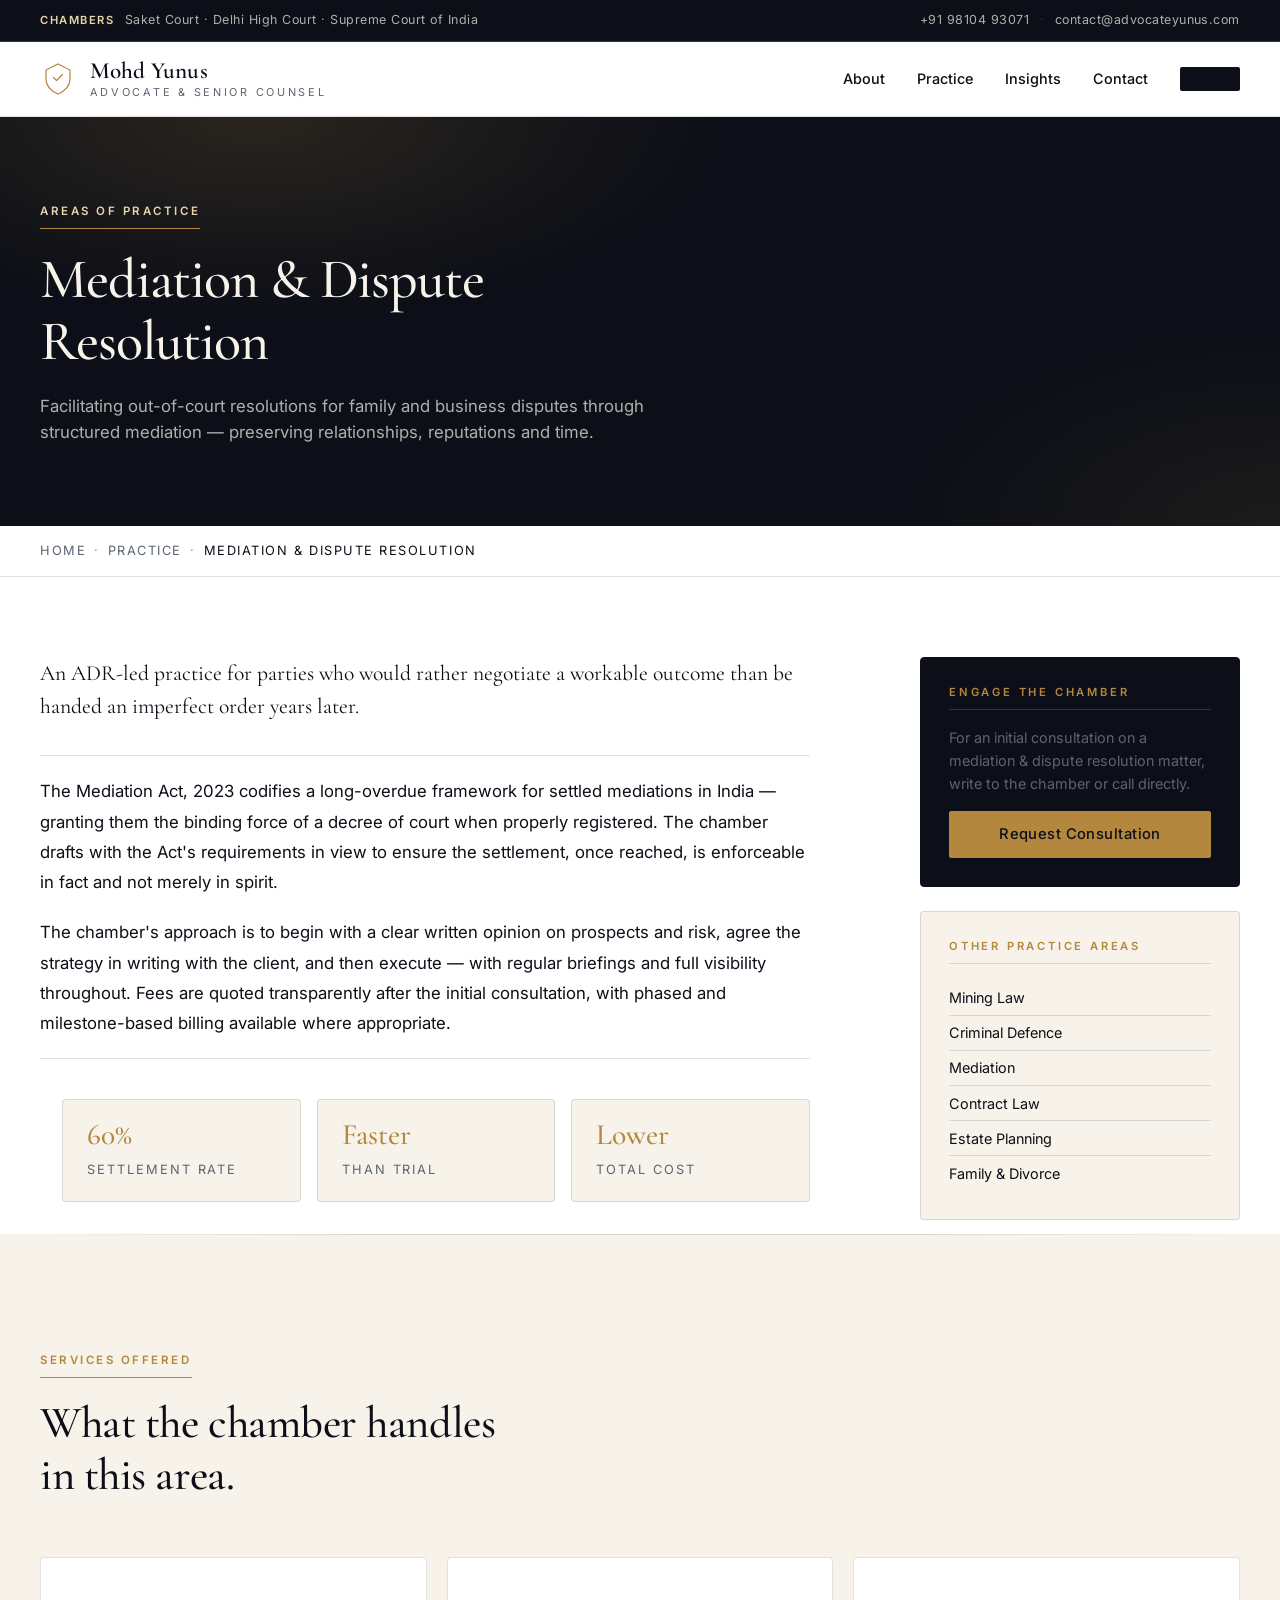
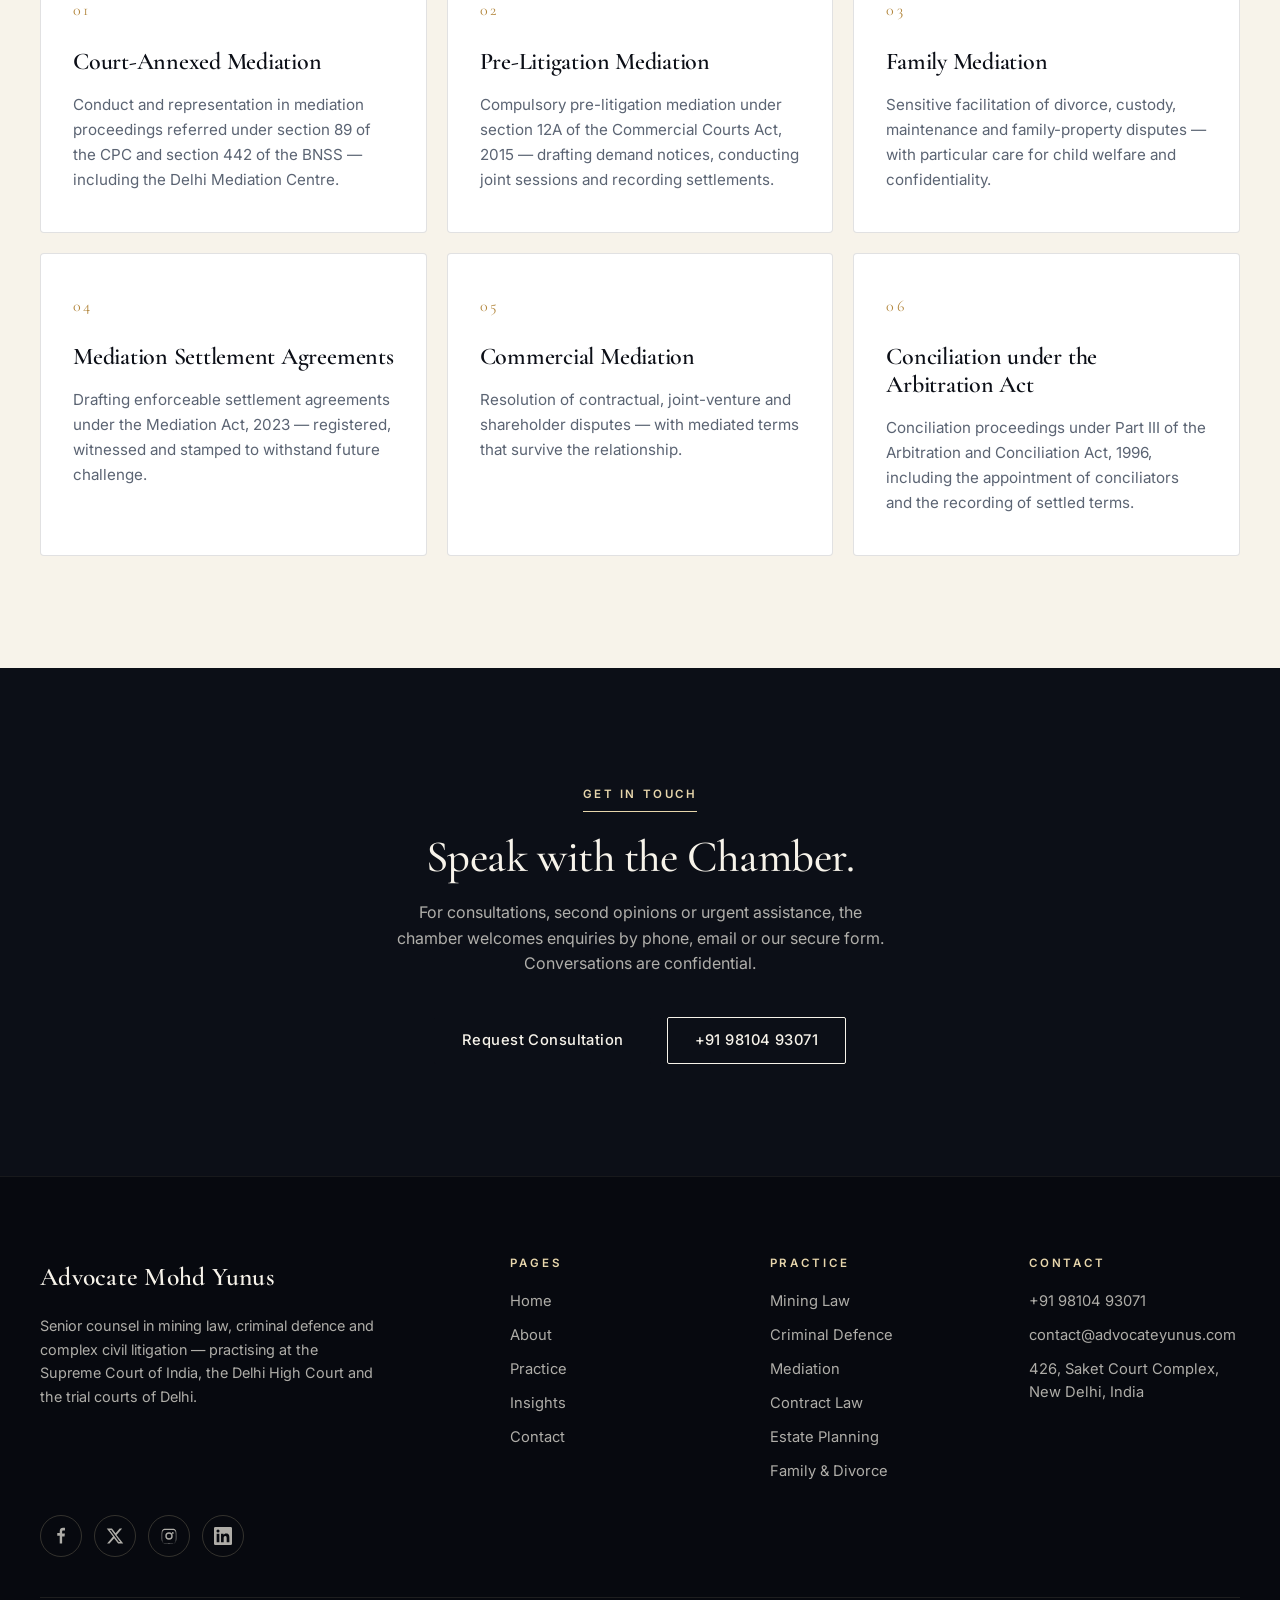
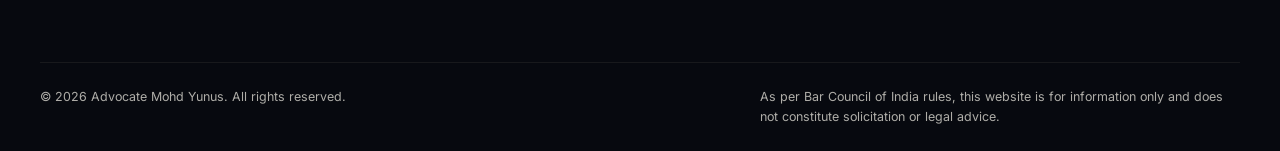
<file: specialisations/mediation-law/index.html>
<!DOCTYPE html>
<html lang="en">
<head>
    <meta charset="UTF-8">
    <meta name="viewport" content="width=device-width, initial-scale=1.0">
    <title>Mediation & Dispute Resolution | Advocate Mohd Yunus</title>
    <meta name="description" content="Facilitating out-of-court resolutions for family and business disputes through structured mediation — preserving relationships, reputations and time.">
    <meta name="author" content="Advocate Mohd Yunus">
    <meta name="robots" content="index, follow, max-image-preview:large">
    <link rel="canonical" href="https://advocateyunus.com/specialisations/mediation-law/">

    <link rel="icon" type="image/svg+xml" href="/assets/img/favicon.svg">
    <link rel="apple-touch-icon" href="/assets/img/favicon.svg">
    <link rel="manifest" href="/site.webmanifest">
    <meta name="theme-color" content="#0c0f17">

    <meta property="og:type" content="article">
    <meta property="og:title" content="Mediation & Dispute Resolution | Advocate Mohd Yunus">
    <meta property="og:description" content="Facilitating out-of-court resolutions for family and business disputes through structured mediation — preserving relationships, reputations and time.">
    <meta property="og:url" content="https://advocateyunus.com/specialisations/mediation-law/">
    <meta property="og:image" content="https://advocateyunus.com/assets/img/header/main.jpg">
    <meta property="og:locale" content="en_IN">
    <meta property="og:site_name" content="Advocate Mohd Yunus">

    <meta name="twitter:card" content="summary_large_image">
    <meta name="twitter:title" content="Mediation & Dispute Resolution | Advocate Mohd Yunus">
    <meta name="twitter:description" content="Facilitating out-of-court resolutions for family and business disputes through structured mediation — preserving relationships, reputations and time.">
    <meta name="twitter:image" content="https://advocateyunus.com/assets/img/header/main.jpg">

    <link rel="preconnect" href="https://fonts.googleapis.com">
    <link rel="preconnect" href="https://fonts.gstatic.com" crossorigin>
    <link href="https://fonts.googleapis.com/css2?family=Cormorant+Garamond:wght@400;500;600;700&family=Inter:wght@300;400;500;600;700&display=swap" rel="stylesheet">

    <link rel="stylesheet" href="/assets/css/styles.css">
    
</head>
<body>

<a class="skip-link" href="#main">Skip to main content</a>

<div class="topbar">
    <div class="container topbar__inner">
        <div class="topbar__left">
            <span class="topbar__item"><span class="topbar__label">Chambers</span> Saket Court · Delhi High Court · Supreme Court of India</span>
        </div>
        <div class="topbar__right">
            <a href="tel:+919810493071" class="topbar__item">+91 98104 93071</a>
            <span class="topbar__divider">·</span>
            <a href="mailto:contact@advocateyunus.com" class="topbar__item">contact@advocateyunus.com</a>
        </div>
    </div>
</div>

<header class="nav" id="nav">
    <div class="container nav__inner">
        <a href="/" class="brand">
            <span class="brand__mark" aria-hidden="true">
                <svg viewBox="0 0 48 48" width="36" height="36" fill="none" stroke="currentColor" stroke-width="1.6">
                    <path d="M24 4 L40 12 L40 24 C40 33 33 40 24 44 C15 40 8 33 8 24 L8 12 Z"/>
                    <path d="M18 22 L22 26 L30 18" stroke-linecap="round" stroke-linejoin="round"/>
                </svg>
            </span>
            <span class="brand__text">
                <span class="brand__name">Mohd Yunus</span>
                <span class="brand__sub">Advocate &amp; Senior Counsel</span>
            </span>
        </a>
        <nav class="nav__links" aria-label="Primary">
            <a href="/about/">About</a>
            <a href="/specialisations/">Practice</a>
            <a href="/blog/">Insights</a>
            <a href="/contact/">Contact</a>
            <a href="/contact/" class="btn btn--ghost">Consult</a>
        </nav>
        <button class="nav__toggle" aria-label="Open menu" aria-expanded="false">
            <span></span><span></span><span></span>
        </button>
    </div>
</header>

<main id="main">


<section class="page-header">
    <div class="container page-header__inner">
        <span class="eyebrow">Areas of Practice</span>
        <h1>Mediation & Dispute Resolution</h1>
        <p>Facilitating out-of-court resolutions for family and business disputes through structured mediation — preserving relationships, reputations and time.</p>
    </div>
</section>

<nav class="breadcrumb" aria-label="Breadcrumb">
    <div class="container">
        <ol>
            <li><a href="/">Home</a></li>
            <li><a href="/specialisations/">Practice</a></li>
            <li aria-current="page">Mediation & Dispute Resolution</li>
        </ol>
    </div>
</nav>

<section class="practice-detail__intro">
    <div class="container">
        <div class="article__layout">
            <div class="article__body">
                
                <p class="article__lede">An ADR-led practice for parties who would rather negotiate a workable outcome than be handed an imperfect order years later.</p>
                <p>The Mediation Act, 2023 codifies a long-overdue framework for settled mediations in India — granting them the binding force of a decree of court when properly registered. The chamber drafts with the Act's requirements in view to ensure the settlement, once reached, is enforceable in fact and not merely in spirit.</p>
                <p>The chamber's approach is to begin with a clear written opinion on prospects and risk, agree the strategy in writing with the client, and then execute — with regular briefings and full visibility throughout. Fees are quoted transparently after the initial consultation, with phased and milestone-based billing available where appropriate.</p>

                <ul class="practice-detail__highlights">
            <li><strong>60%</strong><span>Settlement rate</span></li>
            <li><strong>Faster</strong><span>Than trial</span></li>
            <li><strong>Lower</strong><span>Total cost</span></li>
                </ul>
            </div>

            <aside class="article__aside">
                <div class="aside-card aside-card--dark">
                    <h4>Engage the Chamber</h4>
                    <p>For an initial consultation on a mediation & dispute resolution matter, write to the chamber or call directly.</p>
                    <a href="/contact/" class="btn btn--primary" style="background: var(--gold); border-color: var(--gold); color: var(--ink);">Request Consultation</a>
                </div>
                <div class="aside-card">
                    <h4>Other Practice Areas</h4>
                    <ul>
                        <li><a href="/specialisations/mining-laws/">Mining Law</a></li>
                        <li><a href="/specialisations/criminal-law/">Criminal Defence</a></li>
                        <li><a href="/specialisations/mediation-law/">Mediation</a></li>
                        <li><a href="/specialisations/contract-law/">Contract Law</a></li>
                        <li><a href="/specialisations/estate-planning-law/">Estate Planning</a></li>
                        <li><a href="/specialisations/divorce-law/">Family &amp; Divorce</a></li>
                    </ul>
                </div>
            </aside>
        </div>
    </div>
</section>

<section class="practice">
    <div class="container">
        <div class="section-head">
            <span class="eyebrow">Services Offered</span>
            <h2 class="section-title">What the chamber handles in this area.</h2>
        </div>
        <div class="practice__grid">
            <article class="card">
                <span class="card__num">01</span>
                <h3 class="card__title">Court-Annexed Mediation</h3>
                <p class="card__copy">Conduct and representation in mediation proceedings referred under section 89 of the CPC and section 442 of the BNSS — including the Delhi Mediation Centre.</p>
            </article>
            <article class="card">
                <span class="card__num">02</span>
                <h3 class="card__title">Pre-Litigation Mediation</h3>
                <p class="card__copy">Compulsory pre-litigation mediation under section 12A of the Commercial Courts Act, 2015 — drafting demand notices, conducting joint sessions and recording settlements.</p>
            </article>
            <article class="card">
                <span class="card__num">03</span>
                <h3 class="card__title">Family Mediation</h3>
                <p class="card__copy">Sensitive facilitation of divorce, custody, maintenance and family-property disputes — with particular care for child welfare and confidentiality.</p>
            </article>
            <article class="card">
                <span class="card__num">04</span>
                <h3 class="card__title">Mediation Settlement Agreements</h3>
                <p class="card__copy">Drafting enforceable settlement agreements under the Mediation Act, 2023 — registered, witnessed and stamped to withstand future challenge.</p>
            </article>
            <article class="card">
                <span class="card__num">05</span>
                <h3 class="card__title">Commercial Mediation</h3>
                <p class="card__copy">Resolution of contractual, joint-venture and shareholder disputes — with mediated terms that survive the relationship.</p>
            </article>
            <article class="card">
                <span class="card__num">06</span>
                <h3 class="card__title">Conciliation under the Arbitration Act</h3>
                <p class="card__copy">Conciliation proceedings under Part III of the Arbitration and Conciliation Act, 1996, including the appointment of conciliators and the recording of settled terms.</p>
            </article>
        </div>
    </div>
</section>


<section class="contact">
    <div class="container contact__inner" style="grid-template-columns: 1fr;">
        <div class="contact__copy" style="text-align: center; max-width: 720px; margin: 0 auto;">
            <span class="eyebrow">Get in Touch</span>
            <h2 class="section-title" style="margin-inline: auto;">Speak with the Chamber.</h2>
            <p style="margin-inline: auto;">For consultations, second opinions or urgent assistance, the chamber welcomes enquiries by phone, email or our secure form. Conversations are confidential.</p>
            <div style="display: flex; gap: 1rem; justify-content: center; flex-wrap: wrap; margin-top: 2rem;">
                <a href="/contact/" class="btn btn--primary">Request Consultation</a>
                <a href="tel:+919810493071" class="btn btn--outline" style="color: var(--ivory); border-color: var(--ivory);">+91 98104 93071</a>
            </div>
        </div>
    </div>
</section>

</main>

<footer class="footer">
    <div class="container footer__inner">
        <div class="footer__brand">
            <span class="brand__name">Advocate Mohd Yunus</span>
            <p>Senior counsel in mining law, criminal defence and complex civil litigation — practising at the Supreme Court of India, the Delhi High Court and the trial courts of Delhi.</p>
        </div>
        <div class="footer__col">
            <h4>Pages</h4>
            <ul>
                <li><a href="/">Home</a></li>
                <li><a href="/about/">About</a></li>
                <li><a href="/specialisations/">Practice</a></li>
                <li><a href="/blog/">Insights</a></li>
                <li><a href="/contact/">Contact</a></li>
            </ul>
        </div>
        <div class="footer__col">
            <h4>Practice</h4>
            <ul>
                <li><a href="/specialisations/mining-laws/">Mining Law</a></li>
                <li><a href="/specialisations/criminal-law/">Criminal Defence</a></li>
                <li><a href="/specialisations/mediation-law/">Mediation</a></li>
                <li><a href="/specialisations/contract-law/">Contract Law</a></li>
                <li><a href="/specialisations/estate-planning-law/">Estate Planning</a></li>
                <li><a href="/specialisations/divorce-law/">Family &amp; Divorce</a></li>
            </ul>
        </div>
        <div class="footer__col">
            <h4>Contact</h4>
            <ul>
                <li><a href="tel:+919810493071">+91 98104 93071</a></li>
                <li><a href="mailto:contact@advocateyunus.com">contact@advocateyunus.com</a></li>
                <li>426, Saket Court Complex,<br>New Delhi, India</li>
            </ul>
        </div>
        <div class="footer__social" aria-label="Social media">
            <a href="https://www.facebook.com/yunus.mohd.520" target="_blank" rel="noopener noreferrer" aria-label="Facebook"><svg viewBox="0 0 24 24" aria-hidden="true"><path d="M13.5 22V12.5h3.2l.5-3.7h-3.7V6.4c0-1.1.3-1.8 1.8-1.8h2V1.2C17 1.1 15.9 1 14.7 1c-2.6 0-4.4 1.6-4.4 4.5v2.5H7v3.7h3.3V22h3.2z"/></svg></a>
            <a href="https://x.com/Advocateyunus1" target="_blank" rel="noopener noreferrer" aria-label="X (Twitter)"><svg viewBox="0 0 24 24" aria-hidden="true"><path d="M18.244 2H21.5l-7.5 8.572L23 22h-6.825l-5.348-6.99L4.7 22H1.444l8.04-9.187L1 2h6.99l4.83 6.388L18.244 2zm-1.18 18h1.825L7.012 4H5.054l12.01 16z"/></svg></a>
            <a href="https://www.instagram.com/advocateyunus.delhi/" target="_blank" rel="noopener noreferrer" aria-label="Instagram"><svg viewBox="0 0 24 24" aria-hidden="true"><path d="M12 2.2c3.2 0 3.6 0 4.8.1 1.2.1 1.8.2 2.2.4.6.2 1 .5 1.4.9.4.4.7.9.9 1.4.2.4.4 1 .4 2.2.1 1.2.1 1.6.1 4.8s0 3.6-.1 4.8c-.1 1.2-.2 1.8-.4 2.2-.2.6-.5 1-.9 1.4-.4.4-.9.7-1.4.9-.4.2-1 .4-2.2.4-1.2.1-1.6.1-4.8.1s-3.6 0-4.8-.1c-1.2-.1-1.8-.2-2.2-.4-.6-.2-1-.5-1.4-.9-.4-.4-.7-.9-.9-1.4-.2-.4-.4-1-.4-2.2C2.2 15.6 2.2 15.2 2.2 12s0-3.6.1-4.8c.1-1.2.2-1.8.4-2.2.2-.6.5-1 .9-1.4.4-.4.9-.7 1.4-.9.4-.2 1-.4 2.2-.4C8.4 2.2 8.8 2.2 12 2.2zm0 1.8c-3.2 0-3.5 0-4.7.1-1.1.1-1.7.2-2.1.3-.5.2-.9.4-1.2.7-.4.4-.6.8-.7 1.2-.1.4-.3 1-.3 2.1-.1 1.2-.1 1.5-.1 4.7s0 3.5.1 4.7c.1 1.1.2 1.7.3 2.1.2.5.4.9.7 1.2.4.4.8.6 1.2.7.4.1 1 .3 2.1.3 1.2.1 1.5.1 4.7.1s3.5 0 4.7-.1c1.1-.1 1.7-.2 2.1-.3.5-.2.9-.4 1.2-.7.4-.4.6-.8.7-1.2.1-.4.3-1 .3-2.1.1-1.2.1-1.5.1-4.7s0-3.5-.1-4.7c-.1-1.1-.2-1.7-.3-2.1-.2-.5-.4-.9-.7-1.2-.4-.4-.8-.6-1.2-.7-.4-.1-1-.3-2.1-.3C15.5 4 15.2 4 12 4zm0 3.1A4.9 4.9 0 1 1 12 17a4.9 4.9 0 0 1 0-9.9zm0 1.8a3.1 3.1 0 1 0 0 6.2 3.1 3.1 0 0 0 0-6.2zm5.1-2.1a1.15 1.15 0 1 1 0 2.3 1.15 1.15 0 0 1 0-2.3z"/></svg></a>
            <a href="https://www.linkedin.com/in/m-yunus-advocate-58a69a46/" target="_blank" rel="noopener noreferrer" aria-label="LinkedIn"><svg viewBox="0 0 24 24" aria-hidden="true"><path d="M20.45 20.45h-3.55v-5.57c0-1.33-.02-3.04-1.85-3.04-1.86 0-2.14 1.45-2.14 2.95v5.66H9.36V9h3.41v1.56h.05c.48-.91 1.65-1.86 3.39-1.86 3.62 0 4.29 2.39 4.29 5.49v6.26zM5.34 7.43a2.06 2.06 0 1 1 0-4.12 2.06 2.06 0 0 1 0 4.12zM7.12 20.45H3.56V9h3.56v11.45zM22.22 0H1.78A1.76 1.76 0 0 0 0 1.74v20.52A1.76 1.76 0 0 0 1.78 24h20.44A1.77 1.77 0 0 0 24 22.26V1.74A1.77 1.77 0 0 0 22.22 0z"/></svg></a>
        </div>
    </div>
    <div class="container footer__base">
        <span>© <span id="year"></span> Advocate Mohd Yunus. All rights reserved.</span>
        <span class="footer__disclaimer">As per Bar Council of India rules, this website is for information only and does not constitute solicitation or legal advice.</span>
    </div>
</footer>

<script src="/assets/js/main.js" defer></script>
</body>
</html>
</file>
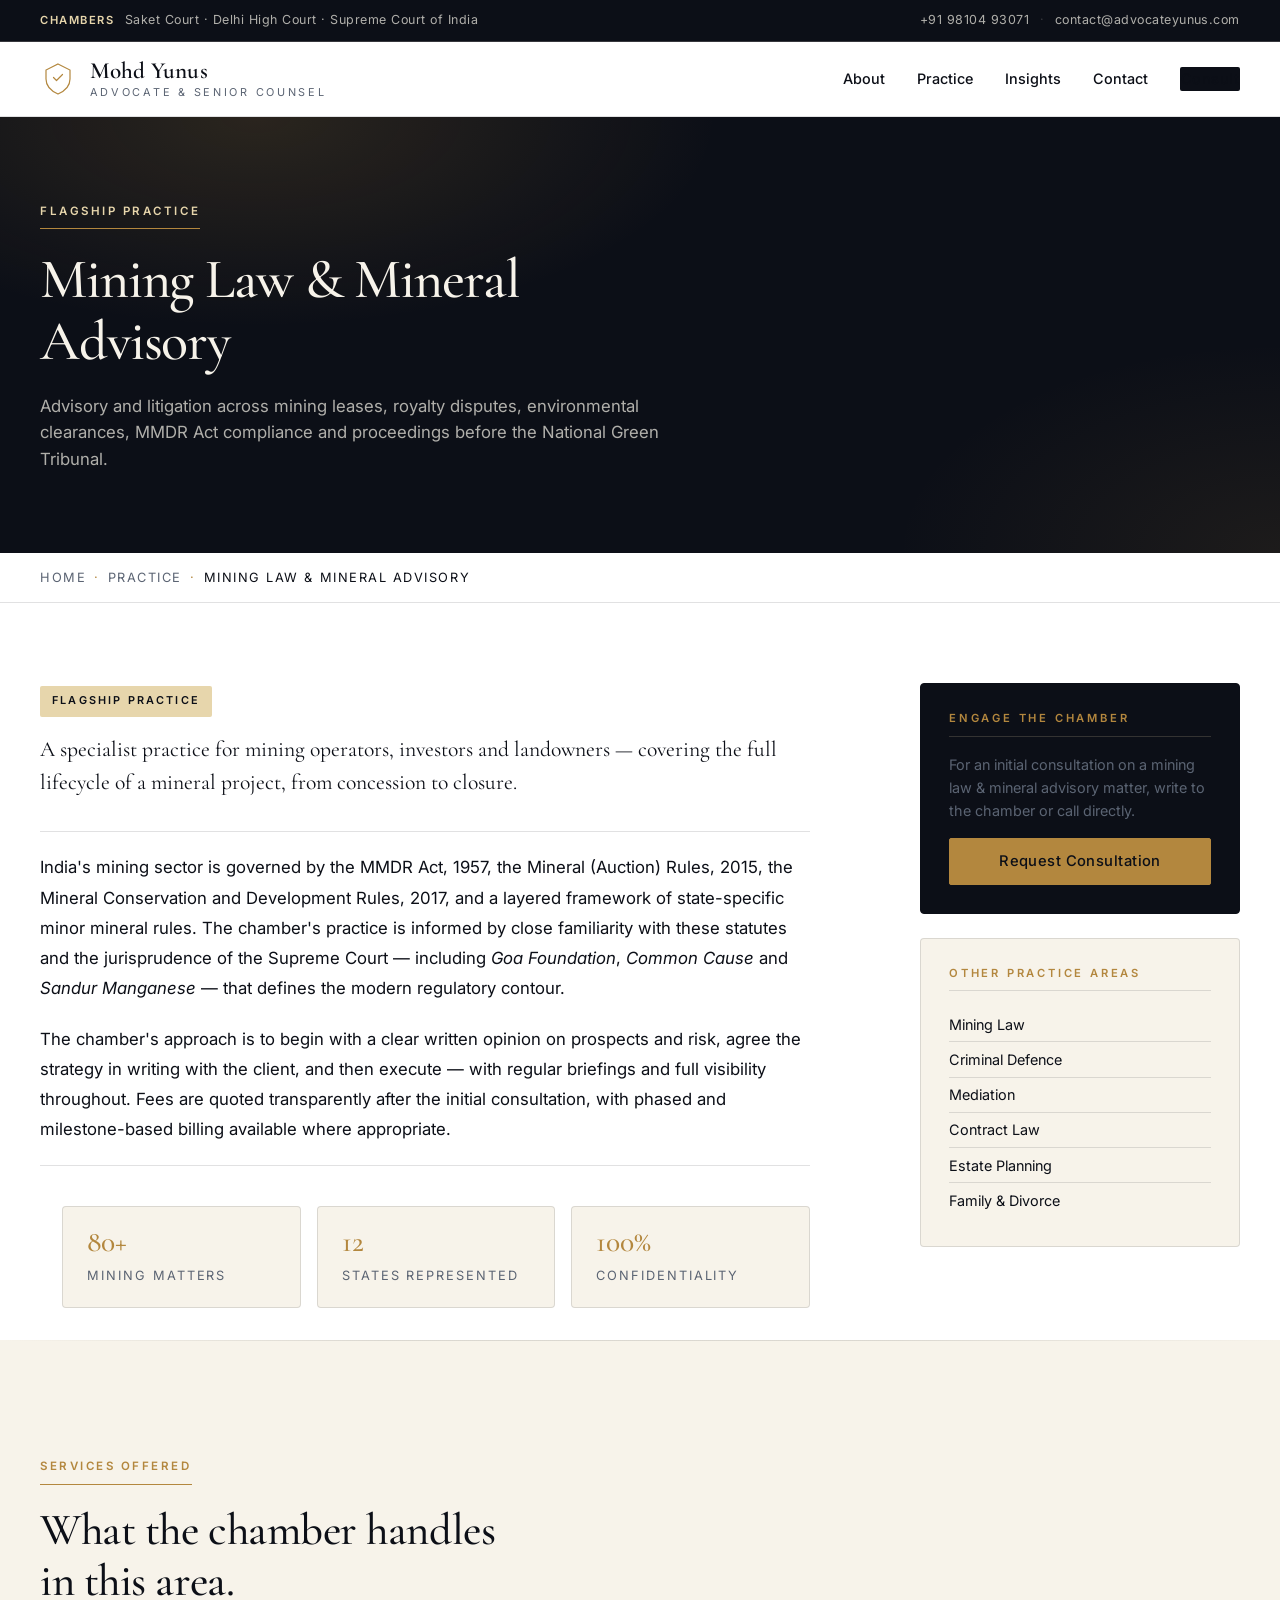
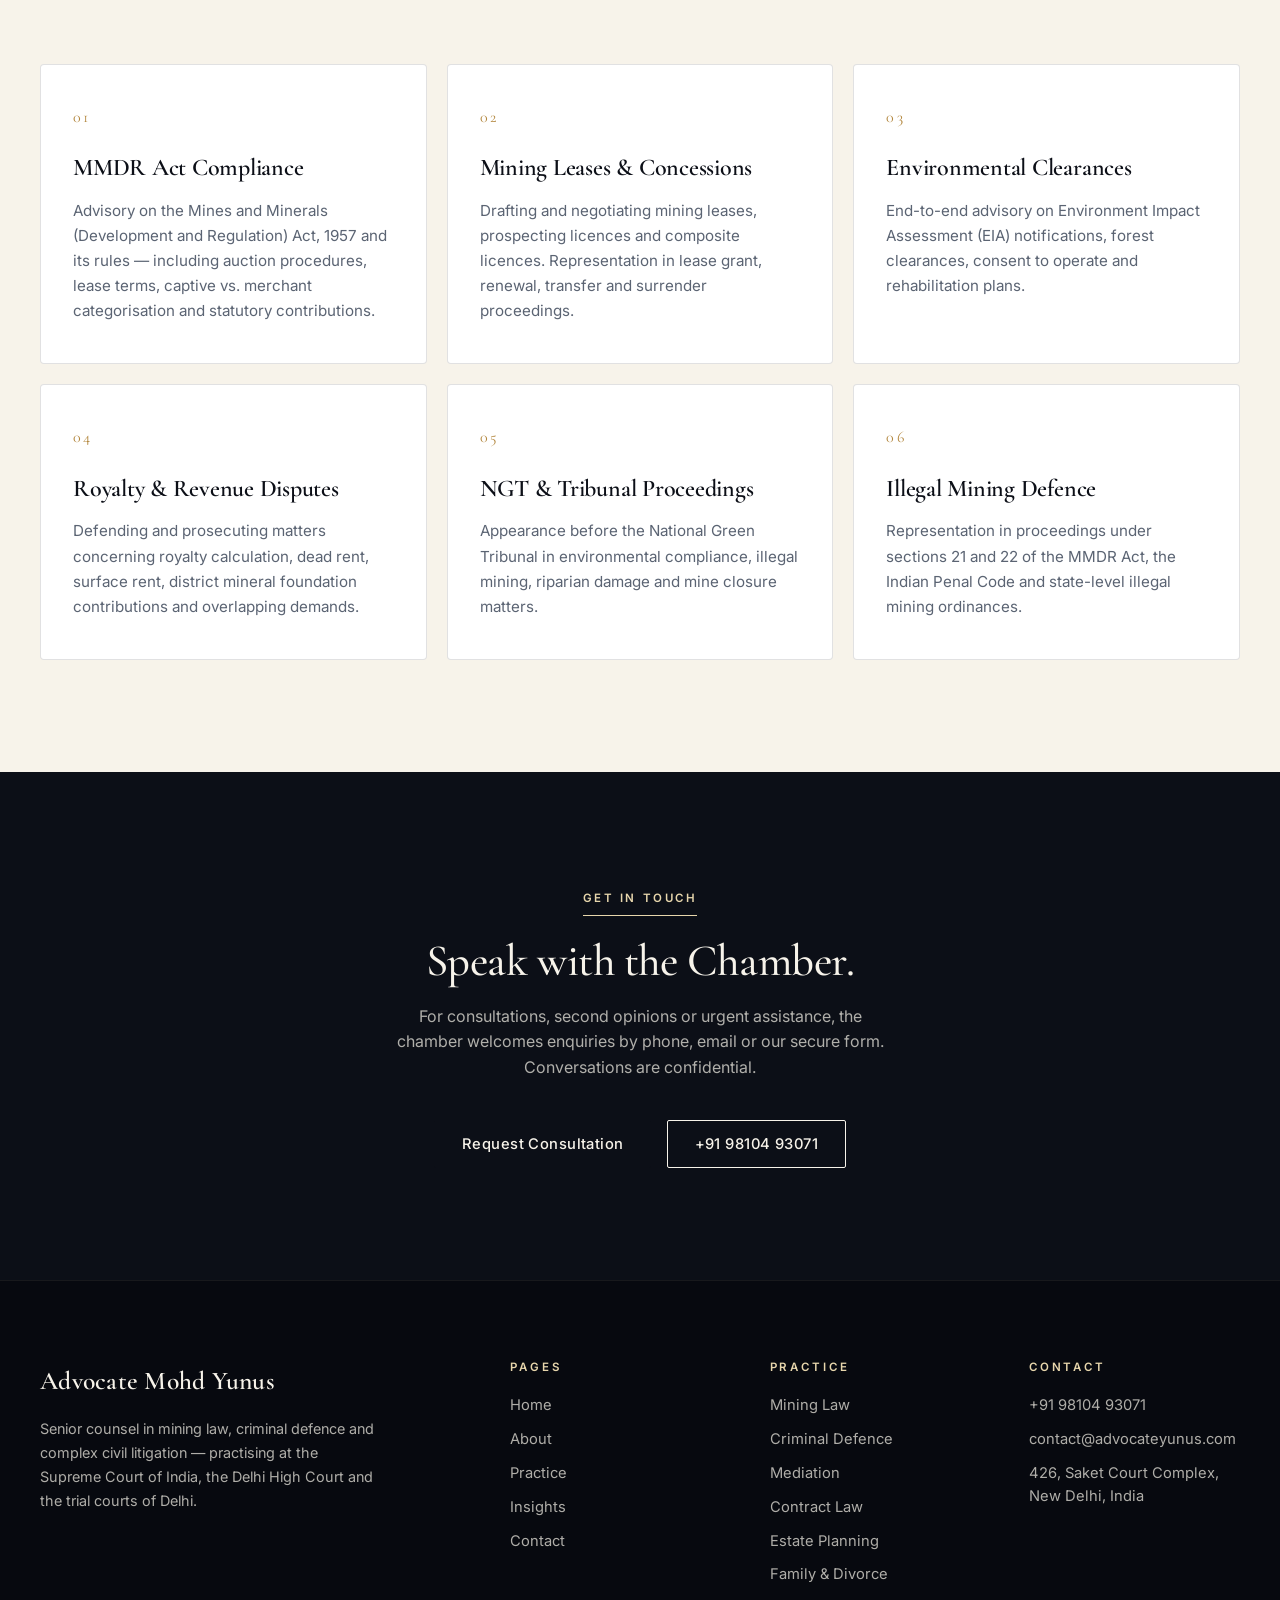
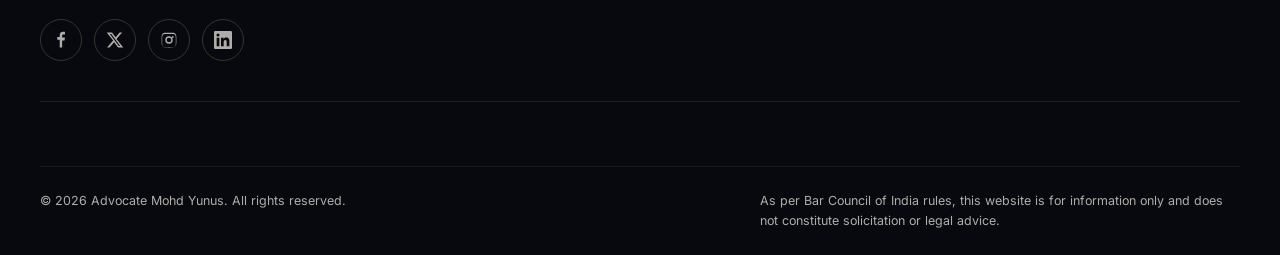
<file: specialisations/mining-laws/index.html>
<!DOCTYPE html>
<html lang="en">
<head>
    <meta charset="UTF-8">
    <meta name="viewport" content="width=device-width, initial-scale=1.0">
    <title>Mining Law & Mineral Advisory | Advocate Mohd Yunus</title>
    <meta name="description" content="Advisory and litigation across mining leases, royalty disputes, environmental clearances, MMDR Act compliance and proceedings before the National Green Tribunal.">
    <meta name="author" content="Advocate Mohd Yunus">
    <meta name="robots" content="index, follow, max-image-preview:large">
    <link rel="canonical" href="https://advocateyunus.com/specialisations/mining-laws/">

    <link rel="icon" type="image/svg+xml" href="/assets/img/favicon.svg">
    <link rel="apple-touch-icon" href="/assets/img/favicon.svg">
    <link rel="manifest" href="/site.webmanifest">
    <meta name="theme-color" content="#0c0f17">

    <meta property="og:type" content="article">
    <meta property="og:title" content="Mining Law & Mineral Advisory | Advocate Mohd Yunus">
    <meta property="og:description" content="Advisory and litigation across mining leases, royalty disputes, environmental clearances, MMDR Act compliance and proceedings before the National Green Tribunal.">
    <meta property="og:url" content="https://advocateyunus.com/specialisations/mining-laws/">
    <meta property="og:image" content="https://advocateyunus.com/assets/img/header/main.jpg">
    <meta property="og:locale" content="en_IN">
    <meta property="og:site_name" content="Advocate Mohd Yunus">

    <meta name="twitter:card" content="summary_large_image">
    <meta name="twitter:title" content="Mining Law & Mineral Advisory | Advocate Mohd Yunus">
    <meta name="twitter:description" content="Advisory and litigation across mining leases, royalty disputes, environmental clearances, MMDR Act compliance and proceedings before the National Green Tribunal.">
    <meta name="twitter:image" content="https://advocateyunus.com/assets/img/header/main.jpg">

    <link rel="preconnect" href="https://fonts.googleapis.com">
    <link rel="preconnect" href="https://fonts.gstatic.com" crossorigin>
    <link href="https://fonts.googleapis.com/css2?family=Cormorant+Garamond:wght@400;500;600;700&family=Inter:wght@300;400;500;600;700&display=swap" rel="stylesheet">

    <link rel="stylesheet" href="/assets/css/styles.css">
    
</head>
<body>

<a class="skip-link" href="#main">Skip to main content</a>

<div class="topbar">
    <div class="container topbar__inner">
        <div class="topbar__left">
            <span class="topbar__item"><span class="topbar__label">Chambers</span> Saket Court · Delhi High Court · Supreme Court of India</span>
        </div>
        <div class="topbar__right">
            <a href="tel:+919810493071" class="topbar__item">+91 98104 93071</a>
            <span class="topbar__divider">·</span>
            <a href="mailto:contact@advocateyunus.com" class="topbar__item">contact@advocateyunus.com</a>
        </div>
    </div>
</div>

<header class="nav" id="nav">
    <div class="container nav__inner">
        <a href="/" class="brand">
            <span class="brand__mark" aria-hidden="true">
                <svg viewBox="0 0 48 48" width="36" height="36" fill="none" stroke="currentColor" stroke-width="1.6">
                    <path d="M24 4 L40 12 L40 24 C40 33 33 40 24 44 C15 40 8 33 8 24 L8 12 Z"/>
                    <path d="M18 22 L22 26 L30 18" stroke-linecap="round" stroke-linejoin="round"/>
                </svg>
            </span>
            <span class="brand__text">
                <span class="brand__name">Mohd Yunus</span>
                <span class="brand__sub">Advocate &amp; Senior Counsel</span>
            </span>
        </a>
        <nav class="nav__links" aria-label="Primary">
            <a href="/about/">About</a>
            <a href="/specialisations/">Practice</a>
            <a href="/blog/">Insights</a>
            <a href="/contact/">Contact</a>
            <a href="/contact/" class="btn btn--ghost">Consult</a>
        </nav>
        <button class="nav__toggle" aria-label="Open menu" aria-expanded="false">
            <span></span><span></span><span></span>
        </button>
    </div>
</header>

<main id="main">


<section class="page-header">
    <div class="container page-header__inner">
        <span class="eyebrow">Flagship Practice</span>
        <h1>Mining Law & Mineral Advisory</h1>
        <p>Advisory and litigation across mining leases, royalty disputes, environmental clearances, MMDR Act compliance and proceedings before the National Green Tribunal.</p>
    </div>
</section>

<nav class="breadcrumb" aria-label="Breadcrumb">
    <div class="container">
        <ol>
            <li><a href="/">Home</a></li>
            <li><a href="/specialisations/">Practice</a></li>
            <li aria-current="page">Mining Law & Mineral Advisory</li>
        </ol>
    </div>
</nav>

<section class="practice-detail__intro">
    <div class="container">
        <div class="article__layout">
            <div class="article__body">
                <span class="card__tag" style="margin-bottom: 1rem;">Flagship Practice</span>
                <p class="article__lede">A specialist practice for mining operators, investors and landowners — covering the full lifecycle of a mineral project, from concession to closure.</p>
                <p>India's mining sector is governed by the MMDR Act, 1957, the Mineral (Auction) Rules, 2015, the Mineral Conservation and Development Rules, 2017, and a layered framework of state-specific minor mineral rules. The chamber's practice is informed by close familiarity with these statutes and the jurisprudence of the Supreme Court — including <em>Goa Foundation</em>, <em>Common Cause</em> and <em>Sandur Manganese</em> — that defines the modern regulatory contour.</p>
                <p>The chamber's approach is to begin with a clear written opinion on prospects and risk, agree the strategy in writing with the client, and then execute — with regular briefings and full visibility throughout. Fees are quoted transparently after the initial consultation, with phased and milestone-based billing available where appropriate.</p>

                <ul class="practice-detail__highlights">
            <li><strong>80+</strong><span>Mining matters</span></li>
            <li><strong>12</strong><span>States represented</span></li>
            <li><strong>100%</strong><span>Confidentiality</span></li>
                </ul>
            </div>

            <aside class="article__aside">
                <div class="aside-card aside-card--dark">
                    <h4>Engage the Chamber</h4>
                    <p>For an initial consultation on a mining law & mineral advisory matter, write to the chamber or call directly.</p>
                    <a href="/contact/" class="btn btn--primary" style="background: var(--gold); border-color: var(--gold); color: var(--ink);">Request Consultation</a>
                </div>
                <div class="aside-card">
                    <h4>Other Practice Areas</h4>
                    <ul>
                        <li><a href="/specialisations/mining-laws/">Mining Law</a></li>
                        <li><a href="/specialisations/criminal-law/">Criminal Defence</a></li>
                        <li><a href="/specialisations/mediation-law/">Mediation</a></li>
                        <li><a href="/specialisations/contract-law/">Contract Law</a></li>
                        <li><a href="/specialisations/estate-planning-law/">Estate Planning</a></li>
                        <li><a href="/specialisations/divorce-law/">Family &amp; Divorce</a></li>
                    </ul>
                </div>
            </aside>
        </div>
    </div>
</section>

<section class="practice">
    <div class="container">
        <div class="section-head">
            <span class="eyebrow">Services Offered</span>
            <h2 class="section-title">What the chamber handles in this area.</h2>
        </div>
        <div class="practice__grid">
            <article class="card">
                <span class="card__num">01</span>
                <h3 class="card__title">MMDR Act Compliance</h3>
                <p class="card__copy">Advisory on the Mines and Minerals (Development and Regulation) Act, 1957 and its rules — including auction procedures, lease terms, captive vs. merchant categorisation and statutory contributions.</p>
            </article>
            <article class="card">
                <span class="card__num">02</span>
                <h3 class="card__title">Mining Leases & Concessions</h3>
                <p class="card__copy">Drafting and negotiating mining leases, prospecting licences and composite licences. Representation in lease grant, renewal, transfer and surrender proceedings.</p>
            </article>
            <article class="card">
                <span class="card__num">03</span>
                <h3 class="card__title">Environmental Clearances</h3>
                <p class="card__copy">End-to-end advisory on Environment Impact Assessment (EIA) notifications, forest clearances, consent to operate and rehabilitation plans.</p>
            </article>
            <article class="card">
                <span class="card__num">04</span>
                <h3 class="card__title">Royalty & Revenue Disputes</h3>
                <p class="card__copy">Defending and prosecuting matters concerning royalty calculation, dead rent, surface rent, district mineral foundation contributions and overlapping demands.</p>
            </article>
            <article class="card">
                <span class="card__num">05</span>
                <h3 class="card__title">NGT &  Tribunal Proceedings</h3>
                <p class="card__copy">Appearance before the National Green Tribunal in environmental compliance, illegal mining, riparian damage and mine closure matters.</p>
            </article>
            <article class="card">
                <span class="card__num">06</span>
                <h3 class="card__title">Illegal Mining Defence</h3>
                <p class="card__copy">Representation in proceedings under sections 21 and 22 of the MMDR Act, the Indian Penal Code and state-level illegal mining ordinances.</p>
            </article>
        </div>
    </div>
</section>


<section class="contact">
    <div class="container contact__inner" style="grid-template-columns: 1fr;">
        <div class="contact__copy" style="text-align: center; max-width: 720px; margin: 0 auto;">
            <span class="eyebrow">Get in Touch</span>
            <h2 class="section-title" style="margin-inline: auto;">Speak with the Chamber.</h2>
            <p style="margin-inline: auto;">For consultations, second opinions or urgent assistance, the chamber welcomes enquiries by phone, email or our secure form. Conversations are confidential.</p>
            <div style="display: flex; gap: 1rem; justify-content: center; flex-wrap: wrap; margin-top: 2rem;">
                <a href="/contact/" class="btn btn--primary">Request Consultation</a>
                <a href="tel:+919810493071" class="btn btn--outline" style="color: var(--ivory); border-color: var(--ivory);">+91 98104 93071</a>
            </div>
        </div>
    </div>
</section>

</main>

<footer class="footer">
    <div class="container footer__inner">
        <div class="footer__brand">
            <span class="brand__name">Advocate Mohd Yunus</span>
            <p>Senior counsel in mining law, criminal defence and complex civil litigation — practising at the Supreme Court of India, the Delhi High Court and the trial courts of Delhi.</p>
        </div>
        <div class="footer__col">
            <h4>Pages</h4>
            <ul>
                <li><a href="/">Home</a></li>
                <li><a href="/about/">About</a></li>
                <li><a href="/specialisations/">Practice</a></li>
                <li><a href="/blog/">Insights</a></li>
                <li><a href="/contact/">Contact</a></li>
            </ul>
        </div>
        <div class="footer__col">
            <h4>Practice</h4>
            <ul>
                <li><a href="/specialisations/mining-laws/">Mining Law</a></li>
                <li><a href="/specialisations/criminal-law/">Criminal Defence</a></li>
                <li><a href="/specialisations/mediation-law/">Mediation</a></li>
                <li><a href="/specialisations/contract-law/">Contract Law</a></li>
                <li><a href="/specialisations/estate-planning-law/">Estate Planning</a></li>
                <li><a href="/specialisations/divorce-law/">Family &amp; Divorce</a></li>
            </ul>
        </div>
        <div class="footer__col">
            <h4>Contact</h4>
            <ul>
                <li><a href="tel:+919810493071">+91 98104 93071</a></li>
                <li><a href="mailto:contact@advocateyunus.com">contact@advocateyunus.com</a></li>
                <li>426, Saket Court Complex,<br>New Delhi, India</li>
            </ul>
        </div>
        <div class="footer__social" aria-label="Social media">
            <a href="https://www.facebook.com/yunus.mohd.520" target="_blank" rel="noopener noreferrer" aria-label="Facebook"><svg viewBox="0 0 24 24" aria-hidden="true"><path d="M13.5 22V12.5h3.2l.5-3.7h-3.7V6.4c0-1.1.3-1.8 1.8-1.8h2V1.2C17 1.1 15.9 1 14.7 1c-2.6 0-4.4 1.6-4.4 4.5v2.5H7v3.7h3.3V22h3.2z"/></svg></a>
            <a href="https://x.com/Advocateyunus1" target="_blank" rel="noopener noreferrer" aria-label="X (Twitter)"><svg viewBox="0 0 24 24" aria-hidden="true"><path d="M18.244 2H21.5l-7.5 8.572L23 22h-6.825l-5.348-6.99L4.7 22H1.444l8.04-9.187L1 2h6.99l4.83 6.388L18.244 2zm-1.18 18h1.825L7.012 4H5.054l12.01 16z"/></svg></a>
            <a href="https://www.instagram.com/advocateyunus.delhi/" target="_blank" rel="noopener noreferrer" aria-label="Instagram"><svg viewBox="0 0 24 24" aria-hidden="true"><path d="M12 2.2c3.2 0 3.6 0 4.8.1 1.2.1 1.8.2 2.2.4.6.2 1 .5 1.4.9.4.4.7.9.9 1.4.2.4.4 1 .4 2.2.1 1.2.1 1.6.1 4.8s0 3.6-.1 4.8c-.1 1.2-.2 1.8-.4 2.2-.2.6-.5 1-.9 1.4-.4.4-.9.7-1.4.9-.4.2-1 .4-2.2.4-1.2.1-1.6.1-4.8.1s-3.6 0-4.8-.1c-1.2-.1-1.8-.2-2.2-.4-.6-.2-1-.5-1.4-.9-.4-.4-.7-.9-.9-1.4-.2-.4-.4-1-.4-2.2C2.2 15.6 2.2 15.2 2.2 12s0-3.6.1-4.8c.1-1.2.2-1.8.4-2.2.2-.6.5-1 .9-1.4.4-.4.9-.7 1.4-.9.4-.2 1-.4 2.2-.4C8.4 2.2 8.8 2.2 12 2.2zm0 1.8c-3.2 0-3.5 0-4.7.1-1.1.1-1.7.2-2.1.3-.5.2-.9.4-1.2.7-.4.4-.6.8-.7 1.2-.1.4-.3 1-.3 2.1-.1 1.2-.1 1.5-.1 4.7s0 3.5.1 4.7c.1 1.1.2 1.7.3 2.1.2.5.4.9.7 1.2.4.4.8.6 1.2.7.4.1 1 .3 2.1.3 1.2.1 1.5.1 4.7.1s3.5 0 4.7-.1c1.1-.1 1.7-.2 2.1-.3.5-.2.9-.4 1.2-.7.4-.4.6-.8.7-1.2.1-.4.3-1 .3-2.1.1-1.2.1-1.5.1-4.7s0-3.5-.1-4.7c-.1-1.1-.2-1.7-.3-2.1-.2-.5-.4-.9-.7-1.2-.4-.4-.8-.6-1.2-.7-.4-.1-1-.3-2.1-.3C15.5 4 15.2 4 12 4zm0 3.1A4.9 4.9 0 1 1 12 17a4.9 4.9 0 0 1 0-9.9zm0 1.8a3.1 3.1 0 1 0 0 6.2 3.1 3.1 0 0 0 0-6.2zm5.1-2.1a1.15 1.15 0 1 1 0 2.3 1.15 1.15 0 0 1 0-2.3z"/></svg></a>
            <a href="https://www.linkedin.com/in/m-yunus-advocate-58a69a46/" target="_blank" rel="noopener noreferrer" aria-label="LinkedIn"><svg viewBox="0 0 24 24" aria-hidden="true"><path d="M20.45 20.45h-3.55v-5.57c0-1.33-.02-3.04-1.85-3.04-1.86 0-2.14 1.45-2.14 2.95v5.66H9.36V9h3.41v1.56h.05c.48-.91 1.65-1.86 3.39-1.86 3.62 0 4.29 2.39 4.29 5.49v6.26zM5.34 7.43a2.06 2.06 0 1 1 0-4.12 2.06 2.06 0 0 1 0 4.12zM7.12 20.45H3.56V9h3.56v11.45zM22.22 0H1.78A1.76 1.76 0 0 0 0 1.74v20.52A1.76 1.76 0 0 0 1.78 24h20.44A1.77 1.77 0 0 0 24 22.26V1.74A1.77 1.77 0 0 0 22.22 0z"/></svg></a>
        </div>
    </div>
    <div class="container footer__base">
        <span>© <span id="year"></span> Advocate Mohd Yunus. All rights reserved.</span>
        <span class="footer__disclaimer">As per Bar Council of India rules, this website is for information only and does not constitute solicitation or legal advice.</span>
    </div>
</footer>

<script src="/assets/js/main.js" defer></script>
</body>
</html>
</file>
<file: assets/css/styles.css>
/* =====================================================================
   Advocate Mohd Yunus — Senior Counsel
   Hand-rolled CSS. No frameworks, no Framer.
   ===================================================================== */

:root {
    --ink: #0c0f17;
    --ink-2: #161b27;
    --ink-3: #232a3a;
    --ivory: #f7f3ea;
    --ivory-2: #efe9dc;
    --paper: #ffffff;
    --gold: #b3873e;
    --gold-2: #c9a35a;
    --gold-soft: #e7d6ac;
    --maroon: #6b1d1d;
    --rule: rgba(12, 15, 23, 0.12);
    --rule-light: rgba(247, 243, 234, 0.18);
    --muted: #5b6473;
    --muted-light: rgba(247, 243, 234, 0.7);

    --serif: "Cormorant Garamond", "Garamond", "Times New Roman", serif;
    --sans: "Inter", -apple-system, BlinkMacSystemFont, "Segoe UI", Roboto, Helvetica, Arial, sans-serif;

    --shadow-1: 0 1px 2px rgba(12, 15, 23, .06), 0 8px 24px rgba(12, 15, 23, .06);
    --shadow-2: 0 30px 60px -20px rgba(12, 15, 23, .25);

    --radius: 4px;
    --radius-lg: 10px;

    --max: 1200px;
}

/* ---------- Reset ---------- */
*, *::before, *::after { box-sizing: border-box; }
html { scroll-behavior: smooth; -webkit-text-size-adjust: 100%; }
body {
    margin: 0;
    font-family: var(--sans);
    font-size: 16px;
    line-height: 1.6;
    color: var(--ink);
    background: var(--paper);
    -webkit-font-smoothing: antialiased;
    -moz-osx-font-smoothing: grayscale;
}
img, svg { display: block; max-width: 100%; }
a { color: inherit; text-decoration: none; transition: color .2s ease; }
ul, ol { list-style: none; padding: 0; margin: 0; }
button { font: inherit; cursor: pointer; border: none; background: none; color: inherit; }
input, select, textarea { font: inherit; color: inherit; }

.skip-link {
    position: absolute; left: -9999px; top: 0;
    background: var(--ink); color: var(--ivory); padding: .75rem 1rem;
    z-index: 9999;
}
.skip-link:focus { left: 1rem; top: 1rem; }

.container {
    width: min(100% - 2.5rem, var(--max));
    margin-inline: auto;
}

/* ---------- Typography ---------- */
h1, h2, h3, h4 { font-family: var(--serif); font-weight: 500; letter-spacing: -0.01em; line-height: 1.15; margin: 0; color: var(--ink); }
p { margin: 0 0 1rem; color: var(--ink); }

.eyebrow {
    display: inline-block;
    font-family: var(--sans);
    font-size: .72rem;
    font-weight: 600;
    letter-spacing: .22em;
    text-transform: uppercase;
    color: var(--gold);
    padding-bottom: .5rem;
    border-bottom: 1px solid var(--gold);
    margin-bottom: 1.25rem;
}

.section-title {
    font-size: clamp(1.85rem, 1.2rem + 2vw, 3.1rem);
    font-weight: 500;
    margin-bottom: 1rem;
    max-width: 22ch;
}
.section-title--light { color: var(--ivory); }

.section-lede {
    color: var(--muted);
    max-width: 60ch;
    font-size: 1.05rem;
}

.section-head { margin-bottom: 3.5rem; max-width: 740px; }
.section-head--center { margin-inline: auto; text-align: center; }
.section-head--center .section-title,
.section-head--center .section-lede { margin-inline: auto; }

/* ---------- Buttons ---------- */
.btn {
    display: inline-flex;
    align-items: center;
    justify-content: center;
    gap: .5rem;
    padding: .95rem 1.65rem;
    border-radius: 2px;
    font-weight: 500;
    font-size: .92rem;
    letter-spacing: .03em;
    transition: transform .2s ease, background .25s ease, color .25s ease, box-shadow .25s ease;
    border: 1px solid transparent;
    cursor: pointer;
    line-height: 1;
}
.btn--primary {
    background: var(--ink);
    color: var(--ivory);
    border-color: var(--ink);
}
.btn--primary:hover { background: var(--gold); border-color: var(--gold); color: var(--ink); }
.btn--outline {
    background: transparent;
    color: var(--ink);
    border-color: var(--ink);
}
.btn--outline:hover { background: var(--ink); color: var(--ivory); }
.btn--ghost {
    background: var(--ink);
    color: var(--ivory);
    padding: .65rem 1.15rem;
    font-size: .82rem;
}
.btn--ghost:hover { background: var(--gold); color: var(--ink); }
.btn--full { width: 100%; padding: 1.05rem 1.5rem; }

/* ---------- Topbar ---------- */
.topbar {
    background: var(--ink);
    color: var(--ivory);
    font-size: .78rem;
    letter-spacing: .04em;
    border-bottom: 1px solid var(--rule-light);
}
.topbar__inner {
    display: flex;
    justify-content: space-between;
    align-items: center;
    padding: .65rem 0;
    flex-wrap: wrap;
    gap: .5rem;
}
.topbar__item { color: var(--muted-light); }
.topbar__item:hover { color: var(--gold-soft); }
.topbar__label {
    font-weight: 600;
    color: var(--gold-soft);
    margin-right: .35rem;
    letter-spacing: .14em;
    text-transform: uppercase;
    font-size: .7rem;
}
.topbar__divider { color: var(--rule-light); margin: 0 .65rem; }
.topbar__right { display: flex; align-items: center; }

/* ---------- Nav ---------- */
.nav {
    position: sticky;
    top: 0;
    z-index: 100;
    background: var(--paper);
    border-bottom: 1px solid var(--rule);
    transition: box-shadow .25s ease, background .25s ease;
}
.nav.is-scrolled { box-shadow: var(--shadow-1); }
.nav__inner {
    display: flex;
    align-items: center;
    justify-content: space-between;
    padding: 1.1rem 0;
    gap: 2rem;
}
.brand {
    display: inline-flex;
    align-items: center;
    gap: .85rem;
    color: var(--ink);
}
.brand__mark { color: var(--gold); display: inline-flex; }
.brand__text { display: flex; flex-direction: column; line-height: 1.05; }
.brand__name {
    font-family: var(--serif);
    font-size: 1.45rem;
    font-weight: 600;
    letter-spacing: .01em;
}
.brand__sub {
    font-size: .68rem;
    text-transform: uppercase;
    letter-spacing: .25em;
    color: var(--muted);
    margin-top: .2rem;
}
.nav__links {
    display: flex;
    align-items: center;
    gap: 2rem;
}
.nav__links a {
    font-size: .9rem;
    font-weight: 500;
    color: var(--ink);
    position: relative;
    padding: .25rem 0;
}
.nav__links a:not(.btn):after {
    content: '';
    position: absolute;
    left: 0; right: 0; bottom: -2px;
    height: 1px;
    background: var(--gold);
    transform: scaleX(0);
    transform-origin: left;
    transition: transform .3s ease;
}
.nav__links a:not(.btn):hover:after { transform: scaleX(1); }
.nav__toggle {
    display: none;
    width: 40px; height: 40px;
    flex-direction: column;
    justify-content: center;
    gap: 5px;
    padding: 0 8px;
}
.nav__toggle span {
    display: block; height: 2px; background: var(--ink);
    transition: transform .3s ease, opacity .3s ease;
}
.nav__toggle.is-open span:nth-child(1) { transform: translateY(7px) rotate(45deg); }
.nav__toggle.is-open span:nth-child(2) { opacity: 0; }
.nav__toggle.is-open span:nth-child(3) { transform: translateY(-7px) rotate(-45deg); }

/* ---------- Hero ---------- */
.hero {
    position: relative;
    overflow: hidden;
    background: var(--ivory);
    padding: 6rem 0 5rem;
    isolation: isolate;
}
.hero__bg {
    position: absolute;
    inset: 0;
    background:
        radial-gradient(60% 80% at 80% 20%, rgba(179, 135, 62, 0.12), transparent 60%),
        radial-gradient(60% 80% at 0% 100%, rgba(12, 15, 23, 0.06), transparent 60%);
    z-index: -1;
}
.hero__bg::after {
    content: '';
    position: absolute;
    inset: 0;
    background-image:
        linear-gradient(to right, rgba(12, 15, 23, .04) 1px, transparent 1px),
        linear-gradient(to bottom, rgba(12, 15, 23, .04) 1px, transparent 1px);
    background-size: 60px 60px;
    mask-image: radial-gradient(80% 70% at 50% 30%, #000 30%, transparent 80%);
}
.hero__inner {
    display: grid;
    grid-template-columns: 1.4fr 1fr;
    gap: 4rem;
    align-items: center;
}
.hero__title {
    font-size: clamp(2.5rem, 1.5rem + 4vw, 5rem);
    font-weight: 500;
    line-height: 1.05;
    letter-spacing: -0.02em;
    margin-bottom: 1.5rem;
}
.hero__title-italic {
    font-style: italic;
    color: var(--gold);
    font-weight: 400;
}
.hero__lede {
    font-size: 1.1rem;
    color: var(--muted);
    max-width: 56ch;
    margin-bottom: 2rem;
}
.hero__cta { display: flex; gap: 1rem; flex-wrap: wrap; margin-bottom: 3rem; }
.hero__meta {
    display: flex;
    gap: 2.5rem;
    padding-top: 2rem;
    border-top: 1px solid var(--rule);
    flex-wrap: wrap;
}
.hero__meta li {
    display: flex; flex-direction: column;
    font-size: .8rem;
    color: var(--muted);
    letter-spacing: .08em;
    text-transform: uppercase;
}
.hero__meta strong {
    font-family: var(--serif);
    font-size: 2rem;
    font-weight: 500;
    color: var(--ink);
    letter-spacing: -0.01em;
    text-transform: none;
    line-height: 1;
    margin-bottom: .35rem;
}

.hero__card {
    background: var(--ink);
    color: var(--ivory);
    padding: 2.5rem;
    border-radius: 4px;
    position: relative;
    box-shadow: var(--shadow-2);
}
.hero__card::before {
    content: '';
    position: absolute;
    inset: 8px;
    border: 1px solid rgba(231, 214, 172, 0.18);
    pointer-events: none;
}
.hero__card-row {
    display: flex;
    flex-direction: column;
    padding: 1rem 0;
    border-bottom: 1px solid rgba(231, 214, 172, 0.12);
    position: relative;
}
.hero__card-row:last-of-type { border-bottom: none; }
.hero__card-label {
    font-size: .68rem;
    letter-spacing: .22em;
    text-transform: uppercase;
    color: var(--gold-soft);
    margin-bottom: .35rem;
}
.hero__card-value {
    font-family: var(--serif);
    font-size: 1.15rem;
    color: var(--ivory);
}
.hero__card-link {
    display: inline-block;
    margin-top: 1.5rem;
    color: var(--gold-soft);
    font-size: .85rem;
    letter-spacing: .12em;
    text-transform: uppercase;
    border-bottom: 1px solid var(--gold);
    padding-bottom: .25rem;
    align-self: flex-start;
    position: relative;
}
.hero__card-link:hover { color: var(--ivory); }

/* ---------- Trust Bar ---------- */
.trust {
    background: var(--ink);
    color: var(--ivory);
    border-top: 1px solid rgba(231, 214, 172, 0.12);
}
.trust__inner {
    display: flex;
    align-items: center;
    gap: 2.5rem;
    padding: 1.5rem 0;
    flex-wrap: wrap;
}
.trust__label {
    font-size: .7rem;
    letter-spacing: .25em;
    text-transform: uppercase;
    color: var(--gold-soft);
    white-space: nowrap;
}
.trust__list {
    display: flex;
    flex-wrap: wrap;
    gap: 2rem;
    flex: 1;
}
.trust__list li {
    font-family: var(--serif);
    font-size: 1.05rem;
    color: var(--ivory);
    opacity: .85;
}

/* ---------- About ---------- */
.about { padding: 7rem 0; background: var(--paper); }
.about__inner {
    display: grid;
    grid-template-columns: .85fr 1fr;
    gap: 5rem;
    align-items: start;
}
.about__media { position: sticky; top: 100px; }
.about__photo {
    aspect-ratio: 3 / 4;
    background:
        linear-gradient(135deg, var(--ivory-2), var(--ivory)),
        var(--ivory);
    border-radius: 4px;
    position: relative;
    display: grid;
    place-items: center;
    overflow: hidden;
    box-shadow: var(--shadow-2);
}
.about__photo::before {
    content: '';
    position: absolute;
    inset: 12px;
    border: 1px solid var(--gold);
    border-radius: 2px;
    pointer-events: none;
    opacity: .6;
}
.about__monogram {
    font-family: var(--serif);
    font-size: 6rem;
    color: var(--gold);
    letter-spacing: .02em;
    font-weight: 500;
}
.about__signature {
    margin-top: 1.5rem;
    padding-top: 1.5rem;
    border-top: 1px solid var(--rule);
    display: flex;
    flex-direction: column;
}
.about__sig-name {
    font-family: var(--serif);
    font-size: 1.6rem;
    font-style: italic;
    color: var(--ink);
}
.about__sig-role {
    font-size: .75rem;
    letter-spacing: .2em;
    text-transform: uppercase;
    color: var(--muted);
    margin-top: .25rem;
}
.about__copy p {
    font-size: 1.05rem;
    color: #2a3140;
    margin-bottom: 1.25rem;
    line-height: 1.75;
}
.about__copy p:first-of-type::first-letter {
    font-family: var(--serif);
    font-size: 3.5rem;
    line-height: 1;
    float: left;
    color: var(--gold);
    padding: .25rem .75rem 0 0;
    font-weight: 500;
}
.about__values {
    display: grid;
    grid-template-columns: 1fr 1fr;
    gap: 1.5rem 2.5rem;
    margin-top: 2.5rem;
    padding-top: 2.5rem;
    border-top: 1px solid var(--rule);
}
.about__values li {
    display: grid;
    grid-template-columns: auto 1fr;
    grid-template-rows: auto auto;
    column-gap: 1rem;
}
.about__values span {
    grid-row: 1 / 3;
    font-family: var(--serif);
    font-size: 1.6rem;
    color: var(--gold);
    font-weight: 500;
    line-height: 1;
}
.about__values strong {
    font-family: var(--serif);
    font-size: 1.2rem;
    font-weight: 600;
    color: var(--ink);
    margin-bottom: .35rem;
}
.about__values em {
    font-style: normal;
    font-size: .9rem;
    color: var(--muted);
    line-height: 1.55;
}

/* ---------- Practice ---------- */
.practice { padding: 7rem 0; background: var(--ivory); position: relative; }
.practice::before {
    content: '';
    position: absolute;
    top: 0; left: 0; right: 0; height: 1px;
    background: linear-gradient(to right, transparent, var(--rule) 30%, var(--rule) 70%, transparent);
}
.practice__grid {
    display: grid;
    grid-template-columns: repeat(3, 1fr);
    gap: 1.25rem;
}
.practice__grid--two-col {
    grid-template-columns: repeat(2, 1fr);
}
.card {
    background: var(--paper);
    padding: 2.5rem 2rem;
    border-radius: 4px;
    border: 1px solid var(--rule);
    position: relative;
    transition: transform .3s ease, box-shadow .3s ease, border-color .3s ease;
    overflow: hidden;
    display: flex;
    flex-direction: column;
}
.card::after {
    content: '';
    position: absolute;
    left: 0; right: 0; bottom: 0;
    height: 2px;
    background: var(--gold);
    transform: scaleX(0);
    transform-origin: left;
    transition: transform .4s ease;
}
.card:hover {
    transform: translateY(-4px);
    box-shadow: var(--shadow-2);
    border-color: rgba(179, 135, 62, .35);
}
.card:hover::after { transform: scaleX(1); }
.card__num {
    font-family: var(--serif);
    font-size: 1rem;
    color: var(--gold);
    letter-spacing: .15em;
    margin-bottom: 1.5rem;
    display: inline-block;
}
.card__title {
    font-size: 1.5rem;
    font-weight: 600;
    margin-bottom: 1rem;
}
.card__copy {
    color: var(--muted);
    font-size: .95rem;
    line-height: 1.65;
    margin: 0;
}
.card__tag {
    display: inline-block;
    margin-top: 1.5rem;
    padding: .35rem .75rem;
    font-size: .68rem;
    letter-spacing: .2em;
    text-transform: uppercase;
    background: var(--gold-soft);
    color: var(--ink);
    border-radius: 2px;
    align-self: flex-start;
    font-weight: 600;
}
.card--feature {
    grid-column: span 1;
    padding: 3rem 2.25rem;
    background:
        linear-gradient(135deg, #fffefb, #faf5e8);
    border-color: rgba(179, 135, 62, .2);
}
.card--dark {
    background: var(--ink);
    color: var(--ivory);
    border-color: var(--ink);
}
.card--dark .card__title { color: var(--ivory); }
.card--dark .card__copy { color: var(--muted-light); }
.card--dark .card__tag { background: var(--gold); color: var(--ink); }
.card--dark .card__num { color: var(--gold-soft); }

/* ---------- Stats ---------- */
.stats {
    background: var(--ink);
    color: var(--ivory);
    padding: 6rem 0;
    position: relative;
    overflow: hidden;
}
.stats::before {
    content: '';
    position: absolute;
    inset: 0;
    background: radial-gradient(60% 50% at 50% 0%, rgba(179, 135, 62, 0.18), transparent 70%);
}
.stats__inner { position: relative; }
.stats__head { text-align: center; margin-bottom: 4rem; }
.stats__head .eyebrow { color: var(--gold-soft); border-color: var(--gold-soft); }
.stats__grid {
    display: grid;
    grid-template-columns: repeat(4, 1fr);
    gap: 0;
    border-top: 1px solid rgba(231, 214, 172, .18);
    border-bottom: 1px solid rgba(231, 214, 172, .18);
}
.stats__grid li {
    padding: 3rem 1.5rem;
    text-align: center;
    border-right: 1px solid rgba(231, 214, 172, .12);
    display: flex;
    flex-direction: column;
    align-items: center;
}
.stats__grid li:last-child { border-right: none; }
.stats__num {
    font-family: var(--serif);
    font-size: clamp(3rem, 2rem + 3vw, 4.5rem);
    font-weight: 500;
    color: var(--ivory);
    line-height: 1;
    letter-spacing: -0.02em;
}
.stats__num small {
    font-size: .5em;
    color: var(--gold);
    font-weight: 400;
    margin-left: .1em;
    vertical-align: top;
}
.stats__label {
    margin-top: 1rem;
    font-size: .72rem;
    letter-spacing: .25em;
    text-transform: uppercase;
    color: var(--muted-light);
}

/* ---------- Process ---------- */
.process { padding: 7rem 0; background: var(--paper); }
.process__list {
    display: grid;
    grid-template-columns: repeat(4, 1fr);
    gap: 0;
    counter-reset: step;
}
.process__list li {
    padding: 2rem 1.75rem 2rem 0;
    position: relative;
    border-top: 1px solid var(--rule);
}
.process__list li::before {
    content: '';
    position: absolute;
    left: 0; top: -1px;
    width: 40px; height: 1px;
    background: var(--gold);
}
.process__step {
    display: block;
    font-size: .7rem;
    letter-spacing: .25em;
    text-transform: uppercase;
    color: var(--gold);
    margin-bottom: 1rem;
    margin-top: 1.5rem;
}
.process__list h3 {
    font-size: 1.35rem;
    font-weight: 600;
    margin-bottom: .75rem;
}
.process__list p {
    color: var(--muted);
    font-size: .92rem;
    line-height: 1.65;
    margin: 0;
}

/* ---------- Testimonials ---------- */
.testimonials {
    padding: 7rem 0;
    background: var(--ivory);
}
.testimonials__grid {
    display: grid;
    grid-template-columns: repeat(3, 1fr);
    gap: 1.5rem;
}
.quote {
    margin: 0;
    background: var(--paper);
    padding: 2.5rem 2rem;
    border-radius: 4px;
    border: 1px solid var(--rule);
    position: relative;
}
.quote::before {
    content: '"';
    position: absolute;
    top: -1.5rem; left: 1.25rem;
    font-family: var(--serif);
    font-size: 6rem;
    color: var(--gold);
    line-height: 1;
}
.quote blockquote {
    margin: 0 0 1.5rem;
    font-family: var(--serif);
    font-size: 1.2rem;
    line-height: 1.55;
    color: var(--ink);
    font-style: italic;
    position: relative;
}
.quote figcaption {
    font-size: .8rem;
    letter-spacing: .12em;
    text-transform: uppercase;
    color: var(--muted);
    padding-top: 1rem;
    border-top: 1px solid var(--rule);
}

/* ---------- Insights / Blog ---------- */
.insights { padding: 7rem 0; background: var(--paper); }
.insights__grid {
    display: grid;
    grid-template-columns: repeat(3, 1fr);
    gap: 2.5rem;
}
.post {
    display: flex;
    flex-direction: column;
    border-top: 1px solid var(--ink);
    padding-top: 2rem;
}
.post__meta {
    display: flex;
    gap: .5rem;
    font-size: .72rem;
    letter-spacing: .2em;
    text-transform: uppercase;
    color: var(--gold);
    margin-bottom: 1rem;
}
.post__meta span:last-child { color: var(--muted); }
.post h3 {
    font-size: 1.45rem;
    font-weight: 600;
    margin-bottom: 1rem;
    line-height: 1.3;
}
.post h3 a:hover { color: var(--gold); }
.post p {
    color: var(--muted);
    font-size: .95rem;
    line-height: 1.65;
    margin-bottom: 1.5rem;
    flex: 1;
}
.post__more {
    font-size: .82rem;
    letter-spacing: .15em;
    text-transform: uppercase;
    color: var(--ink);
    border-bottom: 1px solid var(--gold);
    padding-bottom: .35rem;
    align-self: flex-start;
    transition: color .25s ease, border-color .25s ease;
}
.post__more:hover { color: var(--gold); }

/* ---------- FAQ ---------- */
.faq { padding: 7rem 0; background: var(--ivory); border-top: 1px solid var(--rule); }
.faq__inner {
    display: grid;
    grid-template-columns: .8fr 1.2fr;
    gap: 4rem;
    align-items: start;
}
.faq__head { position: sticky; top: 100px; }
.faq__head p { color: var(--muted); margin-bottom: 1.5rem; max-width: 38ch; }

.faq__list { border-top: 1px solid var(--ink); }
.faq__item { border-bottom: 1px solid var(--rule); }
.faq__q {
    width: 100%;
    display: flex;
    justify-content: space-between;
    align-items: center;
    padding: 1.5rem 0;
    text-align: left;
    font-family: var(--serif);
    font-size: 1.25rem;
    font-weight: 500;
    color: var(--ink);
    transition: color .25s ease;
}
.faq__q:hover { color: var(--gold); }
.faq__icon {
    width: 24px; height: 24px;
    flex-shrink: 0;
    position: relative;
    margin-left: 1.5rem;
}
.faq__icon::before, .faq__icon::after {
    content: '';
    position: absolute;
    background: currentColor;
    transition: transform .3s ease;
}
.faq__icon::before { top: 50%; left: 0; right: 0; height: 1px; transform: translateY(-50%); }
.faq__icon::after { left: 50%; top: 0; bottom: 0; width: 1px; transform: translateX(-50%); }
.faq__item.is-open .faq__icon::after { transform: translateX(-50%) scaleY(0); }

.faq__a {
    max-height: 0;
    overflow: hidden;
    transition: max-height .35s ease;
}
.faq__a p {
    padding: 0 0 1.5rem;
    color: var(--muted);
    font-size: .98rem;
    line-height: 1.7;
    max-width: 60ch;
    margin: 0;
}
.faq__item.is-open .faq__a { max-height: 400px; }

/* ---------- Contact ---------- */
.contact { padding: 7rem 0; background: var(--ink); color: var(--ivory); }
.contact .eyebrow { color: var(--gold-soft); border-color: var(--gold-soft); }
.contact .section-title { color: var(--ivory); }
.contact__inner {
    display: grid;
    grid-template-columns: 1fr 1fr;
    gap: 4rem;
    align-items: start;
}
.contact__copy p { color: var(--muted-light); max-width: 50ch; margin-bottom: 2.5rem; }
.contact__list { display: grid; gap: 1.5rem; }
.contact__list li {
    display: grid;
    grid-template-columns: 130px 1fr;
    gap: 1rem;
    align-items: baseline;
    padding-bottom: 1.25rem;
    border-bottom: 1px solid rgba(231, 214, 172, .12);
}
.contact__label {
    font-size: .7rem;
    letter-spacing: .22em;
    text-transform: uppercase;
    color: var(--gold-soft);
}
.contact__list a, .contact__list span { font-family: var(--serif); font-size: 1.15rem; color: var(--ivory); }
.contact__list a:hover { color: var(--gold-soft); }

.contact__form {
    background: var(--ink-2);
    padding: 2.5rem;
    border: 1px solid rgba(231, 214, 172, .15);
    border-radius: 4px;
    display: grid;
    gap: 1.25rem;
}
.field { display: flex; flex-direction: column; }
.field-row { display: grid; grid-template-columns: 1fr 1fr; gap: 1.25rem; }
.field label {
    font-size: .7rem;
    letter-spacing: .22em;
    text-transform: uppercase;
    color: var(--gold-soft);
    margin-bottom: .65rem;
}
.field input, .field select, .field textarea {
    background: transparent;
    border: 1px solid rgba(231, 214, 172, .25);
    border-radius: 2px;
    padding: .9rem 1rem;
    color: var(--ivory);
    font-size: .95rem;
    transition: border-color .2s ease, background .2s ease;
}
.field input:focus, .field select:focus, .field textarea:focus {
    outline: none;
    border-color: var(--gold);
    background: rgba(231, 214, 172, .04);
}
.field select { appearance: none; background-image: url("data:image/svg+xml,%3Csvg xmlns='http://www.w3.org/2000/svg' viewBox='0 0 12 8' fill='none' stroke='%23e7d6ac' stroke-width='1.5'%3E%3Cpath d='M1 1l5 5 5-5'/%3E%3C/svg%3E"); background-repeat: no-repeat; background-position: right 1rem center; padding-right: 2.5rem; }
.field select option { background: var(--ink-2); color: var(--ivory); }
.field textarea { resize: vertical; min-height: 120px; }

.form__note {
    font-size: .78rem;
    color: var(--muted-light);
    line-height: 1.55;
    margin: .5rem 0 0;
}
.form__success {
    background: rgba(179, 135, 62, .15);
    color: var(--gold-soft);
    padding: 1rem;
    border-radius: 2px;
    text-align: center;
    font-size: .9rem;
    margin: 0;
    border: 1px solid rgba(179, 135, 62, .35);
}

/* ---------- Footer ---------- */
.footer {
    background: #07090f;
    color: var(--muted-light);
    padding: 5rem 0 1.5rem;
    border-top: 1px solid rgba(231, 214, 172, .08);
}
.footer__inner {
    display: grid;
    grid-template-columns: 2fr 1fr 1fr 1fr;
    gap: 3rem;
    margin-bottom: 4rem;
}
.footer__brand .brand__name { color: var(--ivory); font-size: 1.6rem; display: block; margin-bottom: 1rem; }
.footer__brand p { color: var(--muted-light); font-size: .9rem; max-width: 38ch; line-height: 1.65; }
.footer h4 {
    font-family: var(--sans);
    font-size: .72rem;
    letter-spacing: .25em;
    text-transform: uppercase;
    color: var(--gold-soft);
    margin-bottom: 1.25rem;
    font-weight: 600;
}
.footer__col ul { display: grid; gap: .65rem; }
.footer__col a, .footer__col li { color: var(--muted-light); font-size: .92rem; }
.footer__col a:hover { color: var(--gold-soft); }
.footer__base {
    display: flex;
    justify-content: space-between;
    flex-wrap: wrap;
    gap: 1rem;
    padding-top: 1.5rem;
    border-top: 1px solid rgba(231, 214, 172, .08);
    font-size: .78rem;
    color: var(--muted-light);
}
.footer__disclaimer { max-width: 60ch; }

/* ---------- Reveal animations ---------- */
.reveal { opacity: 0; transform: translateY(20px); transition: opacity .8s ease, transform .8s ease; }
.reveal.is-in { opacity: 1; transform: none; }

/* ---------- Responsive ---------- */
@media (max-width: 1024px) {
    .hero__inner, .about__inner, .faq__inner, .contact__inner { grid-template-columns: 1fr; gap: 3rem; }
    .about__media { position: static; max-width: 380px; }
    .faq__head { position: static; }
    .practice__grid, .insights__grid, .testimonials__grid { grid-template-columns: repeat(2, 1fr); }
    .stats__grid { grid-template-columns: repeat(2, 1fr); }
    .stats__grid li:nth-child(2) { border-right: none; }
    .stats__grid li:nth-child(1), .stats__grid li:nth-child(2) { border-bottom: 1px solid rgba(231, 214, 172, .12); }
    .process__list { grid-template-columns: repeat(2, 1fr); gap: 0 1.5rem; }
    .footer__inner { grid-template-columns: 1fr 1fr; }
}

@media (max-width: 720px) {
    .topbar__left { display: none; }
    .topbar__inner { justify-content: center; font-size: .72rem; }

    .nav__inner { gap: 1rem; padding: .85rem 0; }
    .brand { gap: .65rem; }
    .brand__mark svg { width: 30px; height: 30px; }
    .brand__name { font-size: 1.15rem; }
    .brand__sub { font-size: .56rem; letter-spacing: .2em; white-space: nowrap; }

    .nav__links {
        position: absolute;
        top: 100%;
        left: 0;
        right: 0;
        flex-direction: column;
        align-items: stretch;
        gap: 0;
        background: var(--paper);
        border-bottom: 1px solid transparent;
        padding: 0 1.25rem;
        max-height: 0;
        overflow: hidden;
        transition: max-height .35s ease, padding .35s ease, border-color .35s ease;
        z-index: 50;
    }
    .nav__links.is-open {
        max-height: 420px;
        padding: .25rem 1.25rem 1.25rem;
        border-bottom-color: var(--rule);
        box-shadow: 0 12px 24px -8px rgba(12, 15, 23, .12);
    }
    .nav__links a:not(.btn) { padding: .9rem 0; border-bottom: 1px solid var(--rule); }
    .nav__links .btn { margin-top: .75rem; }
    .nav__toggle { display: flex; flex-shrink: 0; }

    .hero { padding: 3.5rem 0; }
    .hero__cta .btn { flex: 1; min-width: 140px; }
    .hero__meta { gap: 1.5rem; }
    .hero__meta strong { font-size: 1.5rem; }
    .hero__card { padding: 1.75rem; }

    .about, .practice, .stats, .process, .testimonials, .insights, .faq, .contact { padding: 4.5rem 0; }
    .practice__grid, .insights__grid, .testimonials__grid, .practice__grid--two-col { grid-template-columns: 1fr; }
    .stats__grid { grid-template-columns: 1fr; }
    .stats__grid li { border-right: none !important; border-bottom: 1px solid rgba(231, 214, 172, .12) !important; }
    .stats__grid li:last-child { border-bottom: none !important; }
    .process__list { grid-template-columns: 1fr; }
    .about__values { grid-template-columns: 1fr; }
    .footer__inner { grid-template-columns: 1fr; gap: 2rem; }
    .contact__form { padding: 1.75rem; }
    .field-row { grid-template-columns: 1fr; }
    .contact__list li { grid-template-columns: 1fr; gap: .25rem; }
}

/* ---------- Hero portrait variant (homepage) ---------- */
.hero__portrait {
    position: relative;
    aspect-ratio: 4 / 5;
    border-radius: 4px;
    overflow: hidden;
    box-shadow: var(--shadow-2);
    background: var(--ivory-2);
}
.hero__portrait img {
    width: 100%;
    height: 100%;
    object-fit: cover;
    object-position: center top;
    display: block;
    filter: saturate(.95) contrast(1.02);
}
.hero__portrait::before {
    content: '';
    position: absolute;
    inset: 14px;
    border: 1px solid rgba(231, 214, 172, 0.55);
    pointer-events: none;
    z-index: 2;
}
.hero__portrait::after {
    content: '';
    position: absolute;
    inset: 0;
    background: linear-gradient(160deg, transparent 55%, rgba(12, 15, 23, .35));
    z-index: 1;
}
.hero__portrait-tag {
    position: absolute;
    bottom: 22px; left: 22px;
    z-index: 3;
    background: rgba(12, 15, 23, .85);
    color: var(--gold-soft);
    padding: .65rem 1rem;
    font-size: .68rem;
    letter-spacing: .25em;
    text-transform: uppercase;
    backdrop-filter: blur(4px);
}

/* ---------- Page Header (inner pages) ---------- */
.page-header {
    background: var(--ink);
    color: var(--ivory);
    padding: 5rem 0 4rem;
    position: relative;
    overflow: hidden;
}
.page-header::before {
    content: '';
    position: absolute;
    inset: 0;
    background:
        radial-gradient(60% 80% at 20% 0%, rgba(179, 135, 62, 0.18), transparent 60%),
        radial-gradient(50% 80% at 100% 100%, rgba(179, 135, 62, 0.10), transparent 60%);
    pointer-events: none;
}
.page-header__inner { position: relative; }
.page-header .eyebrow { color: var(--gold-soft); border-color: var(--gold); }
.page-header h1 {
    font-family: var(--serif);
    font-size: clamp(2.2rem, 1.5rem + 2.5vw, 3.8rem);
    font-weight: 500;
    line-height: 1.1;
    letter-spacing: -0.02em;
    color: var(--ivory);
    margin-bottom: 1.25rem;
    max-width: 22ch;
}
.page-header p {
    color: var(--muted-light);
    max-width: 60ch;
    font-size: 1.05rem;
}

/* ---------- Breadcrumb ---------- */
.breadcrumb {
    background: var(--paper);
    border-bottom: 1px solid var(--rule);
    padding: .9rem 0;
    font-size: .8rem;
    letter-spacing: .12em;
    text-transform: uppercase;
    color: var(--muted);
}
.breadcrumb ol {
    display: flex;
    flex-wrap: wrap;
    gap: .5rem;
    align-items: center;
}
.breadcrumb li::after {
    content: '·';
    margin-left: .5rem;
    color: var(--gold);
}
.breadcrumb li:last-child::after { content: ''; margin: 0; }
.breadcrumb a:hover { color: var(--gold); }
.breadcrumb [aria-current="page"] { color: var(--ink); }

/* ---------- Article (blog post / practice detail) ---------- */
.article { padding: 5rem 0 6rem; background: var(--paper); }
.article__layout {
    display: grid;
    grid-template-columns: 1fr 320px;
    gap: 4rem;
    align-items: start;
}
.article__body {
    font-size: 1.05rem;
    line-height: 1.8;
    color: #2a3140;
    max-width: 70ch;
}
.article__body > *:first-child { margin-top: 0; }
.article__body h2 {
    font-family: var(--serif);
    font-size: clamp(1.5rem, 1rem + 1.5vw, 2.1rem);
    font-weight: 600;
    margin: 3rem 0 1rem;
    line-height: 1.2;
    color: var(--ink);
}
.article__body h3 {
    font-family: var(--serif);
    font-size: 1.4rem;
    font-weight: 600;
    margin: 2.25rem 0 .85rem;
    color: var(--ink);
}
.article__body p { margin: 0 0 1.25rem; }
.article__body ul, .article__body ol {
    margin: 0 0 1.5rem 0;
    padding-left: 1.4rem;
    list-style: disc;
}
.article__body ol { list-style: decimal; }
.article__body li { margin-bottom: .5rem; padding-left: .35rem; }
.article__body li::marker { color: var(--gold); font-weight: 600; }
.article__body strong { color: var(--ink); font-weight: 600; }
.article__body a { color: var(--gold); border-bottom: 1px solid currentColor; }
.article__body a:hover { color: var(--ink); }
.article__body blockquote {
    margin: 2rem 0;
    padding: 1.25rem 1.75rem;
    border-left: 3px solid var(--gold);
    background: var(--ivory);
    font-family: var(--serif);
    font-style: italic;
    font-size: 1.15rem;
    color: var(--ink);
}
.article__body hr {
    border: none;
    height: 1px;
    background: var(--rule);
    margin: 3rem 0;
}
.article__lede {
    font-family: var(--serif);
    font-size: 1.35rem;
    line-height: 1.55;
    color: var(--ink);
    margin: 0 0 2.5rem;
    padding-bottom: 2rem;
    border-bottom: 1px solid var(--rule);
}
.article__meta {
    display: flex;
    gap: .75rem;
    align-items: center;
    font-size: .75rem;
    letter-spacing: .2em;
    text-transform: uppercase;
    color: var(--muted);
    margin-bottom: 1rem;
}
.article__meta .dot { color: var(--gold); }
.article__meta .pill {
    color: var(--gold);
    border: 1px solid var(--gold);
    padding: .25rem .55rem;
    border-radius: 100px;
    font-weight: 600;
}

/* Sidebar */
.article__aside {
    position: sticky;
    top: 100px;
    display: grid;
    gap: 1.5rem;
}
.aside-card {
    background: var(--ivory);
    border: 1px solid var(--rule);
    padding: 1.75rem;
    border-radius: 4px;
}
.aside-card--dark { background: var(--ink); color: var(--ivory); border-color: var(--ink); }
.aside-card--dark h4 { color: var(--gold-soft); }
.aside-card--dark p, .aside-card--dark li { color: var(--muted-light); }
.aside-card h4 {
    font-family: var(--sans);
    font-size: .7rem;
    letter-spacing: .25em;
    text-transform: uppercase;
    color: var(--gold);
    margin: 0 0 1rem;
    padding-bottom: .65rem;
    border-bottom: 1px solid var(--rule);
    font-weight: 600;
}
.aside-card--dark h4 { border-color: rgba(231, 214, 172, .18); }
.aside-card p { font-size: .9rem; line-height: 1.6; color: var(--muted); margin-bottom: 1rem; }
.aside-card ul li { font-size: .9rem; padding: .35rem 0; color: var(--ink); border-bottom: 1px solid var(--rule); }
.aside-card--dark ul li { color: var(--muted-light); border-color: rgba(231, 214, 172, .1); }
.aside-card ul li:last-child { border-bottom: none; }
.aside-card .btn { width: 100%; }

/* Article footer (next/prev / share) */
.article__footer {
    margin-top: 4rem;
    padding-top: 2.5rem;
    border-top: 1px solid var(--rule);
    display: flex;
    justify-content: space-between;
    flex-wrap: wrap;
    gap: 1.5rem;
    align-items: center;
}
.article__footer .label {
    font-size: .7rem;
    letter-spacing: .25em;
    text-transform: uppercase;
    color: var(--muted);
    margin-bottom: .25rem;
    display: block;
}
.article__footer a {
    font-family: var(--serif);
    font-size: 1.15rem;
    color: var(--ink);
}
.article__footer a:hover { color: var(--gold); }

/* ---------- Practice Detail (specialisations/<area>) ---------- */
.practice-detail__intro { padding: 5rem 0 0; }
.practice-detail__highlights {
    display: grid;
    grid-template-columns: repeat(3, 1fr);
    gap: 1rem;
    margin: 2.5rem 0 0;
    padding-top: 2.5rem;
    border-top: 1px solid var(--rule);
}
.practice-detail__highlights li {
    padding: 1.25rem 1.5rem;
    background: var(--ivory);
    border-radius: 4px;
    border: 1px solid var(--rule);
    display: flex;
    flex-direction: column;
    gap: .5rem;
}
.practice-detail__highlights strong {
    font-family: var(--serif);
    font-size: 1.85rem;
    font-weight: 500;
    color: var(--gold);
    line-height: 1;
}
.practice-detail__highlights span {
    font-size: .8rem;
    letter-spacing: .15em;
    text-transform: uppercase;
    color: var(--muted);
}

/* ---------- Social Icons (Footer) ---------- */
.footer__social {
    grid-column: 1 / -1;
    display: flex;
    gap: .75rem;
    margin-top: -1rem;
    padding-bottom: 2.5rem;
    border-bottom: 1px solid rgba(231, 214, 172, .1);
}
.footer__social a {
    display: inline-flex;
    align-items: center;
    justify-content: center;
    width: 42px;
    height: 42px;
    border: 1px solid rgba(231, 214, 172, .2);
    border-radius: 50%;
    color: var(--muted-light);
    transition: color .25s ease, border-color .25s ease, background .25s ease, transform .25s ease;
}
.footer__social a:hover {
    color: var(--ink);
    background: var(--gold-soft);
    border-color: var(--gold-soft);
    transform: translateY(-2px);
}
.footer__social svg {
    width: 18px;
    height: 18px;
    fill: currentColor;
}

/* ---------- Reduced motion ---------- */
@media (prefers-reduced-motion: reduce) {
    *, *::before, *::after { animation-duration: 0.01ms !important; animation-iteration-count: 1 !important; transition-duration: 0.01ms !important; }
    html { scroll-behavior: auto; }
}

/* ---------- Inner-page responsive ---------- */
@media (max-width: 1024px) {
    .article__layout { grid-template-columns: 1fr; gap: 2.5rem; }
    .article__aside { position: static; }
    .practice-detail__highlights { grid-template-columns: 1fr 1fr; }
}
@media (max-width: 720px) {
    .page-header { padding: 3.5rem 0 3rem; }
    .article { padding: 3rem 0 4rem; }
    .practice-detail__highlights { grid-template-columns: 1fr; }
}
</file>
